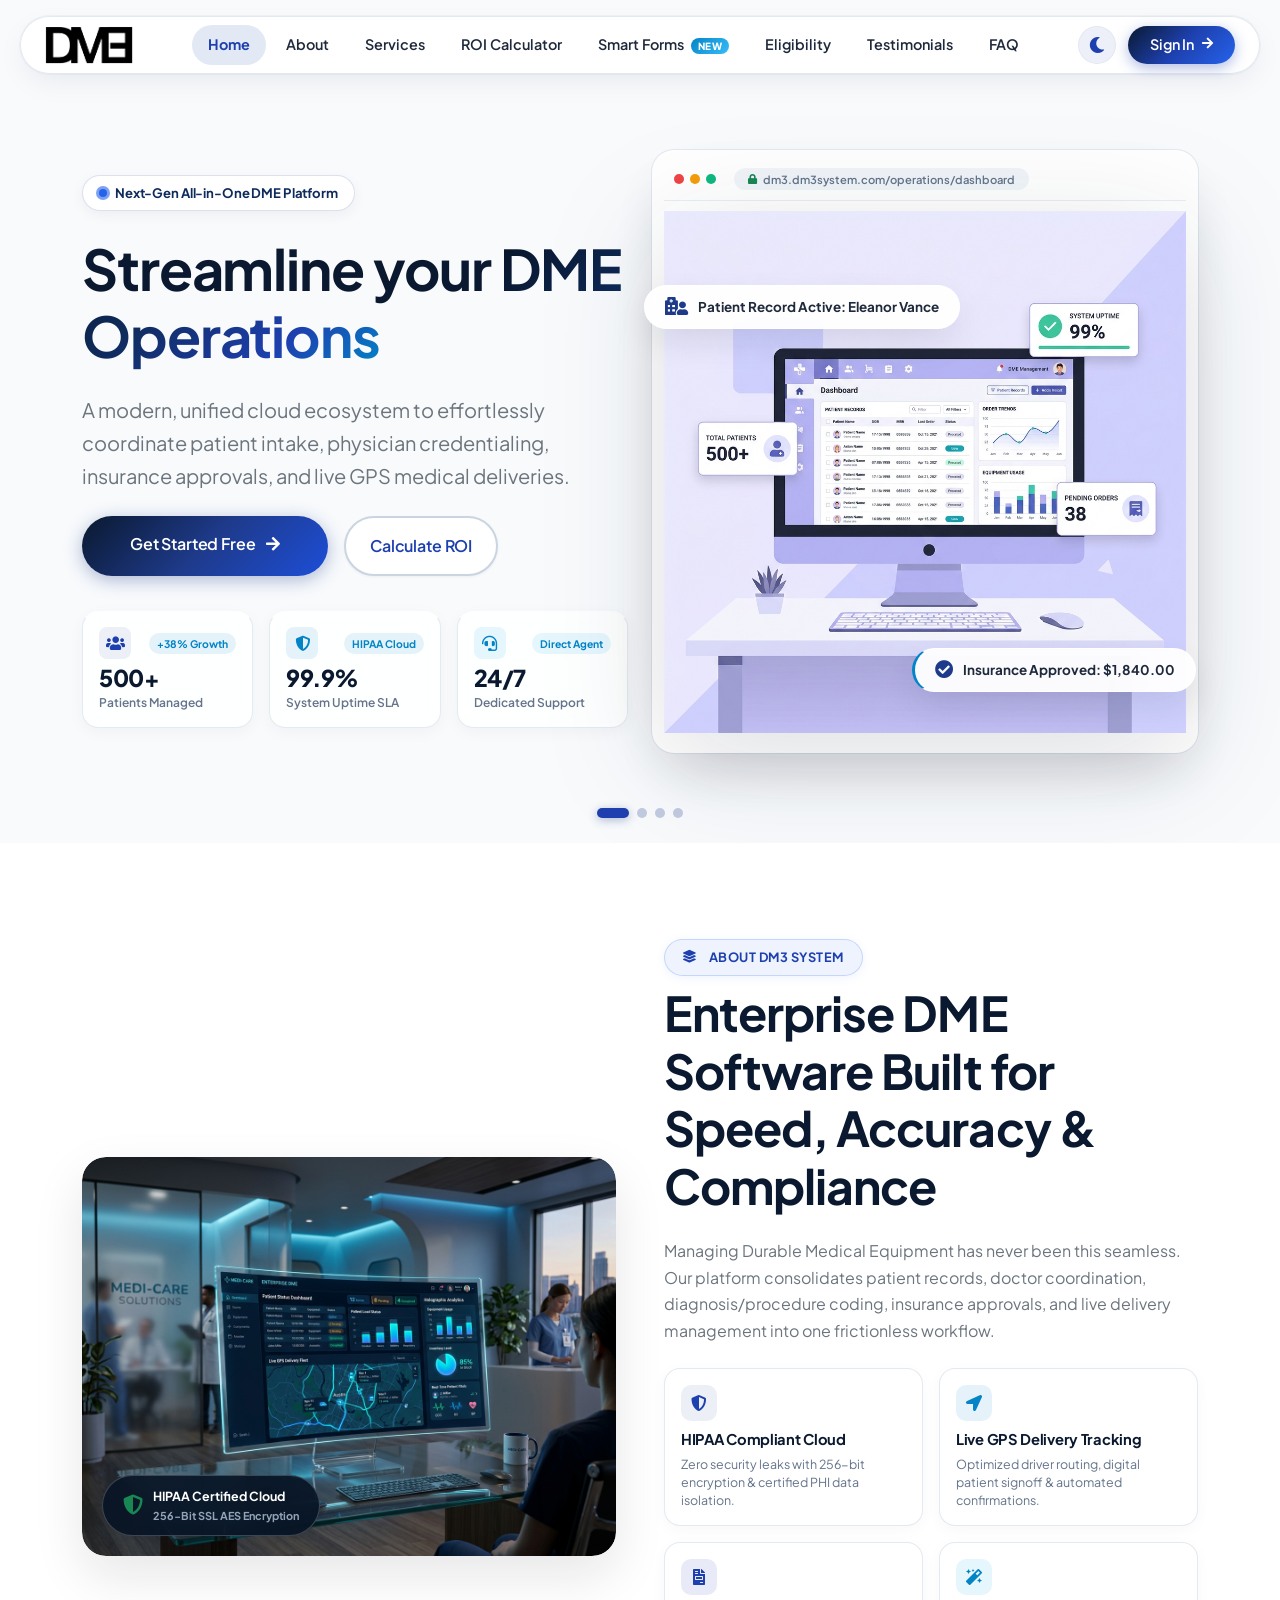
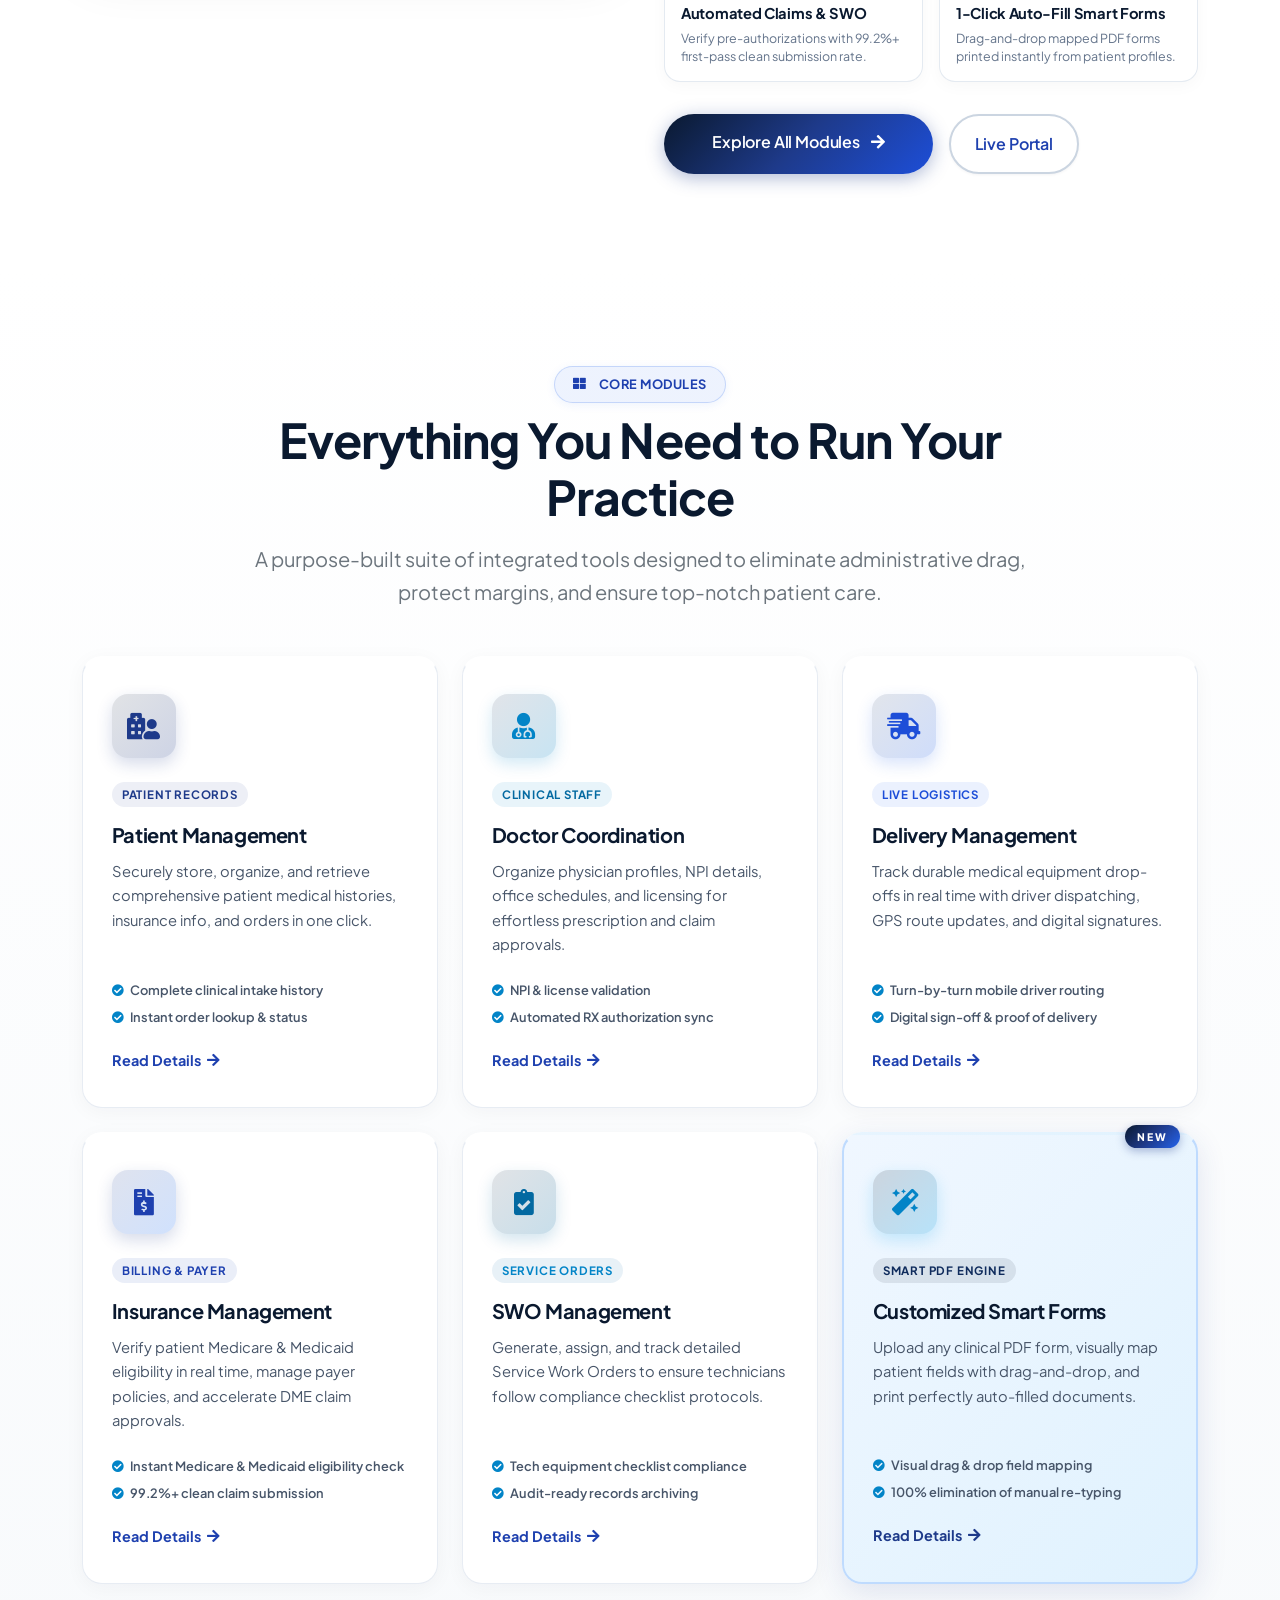
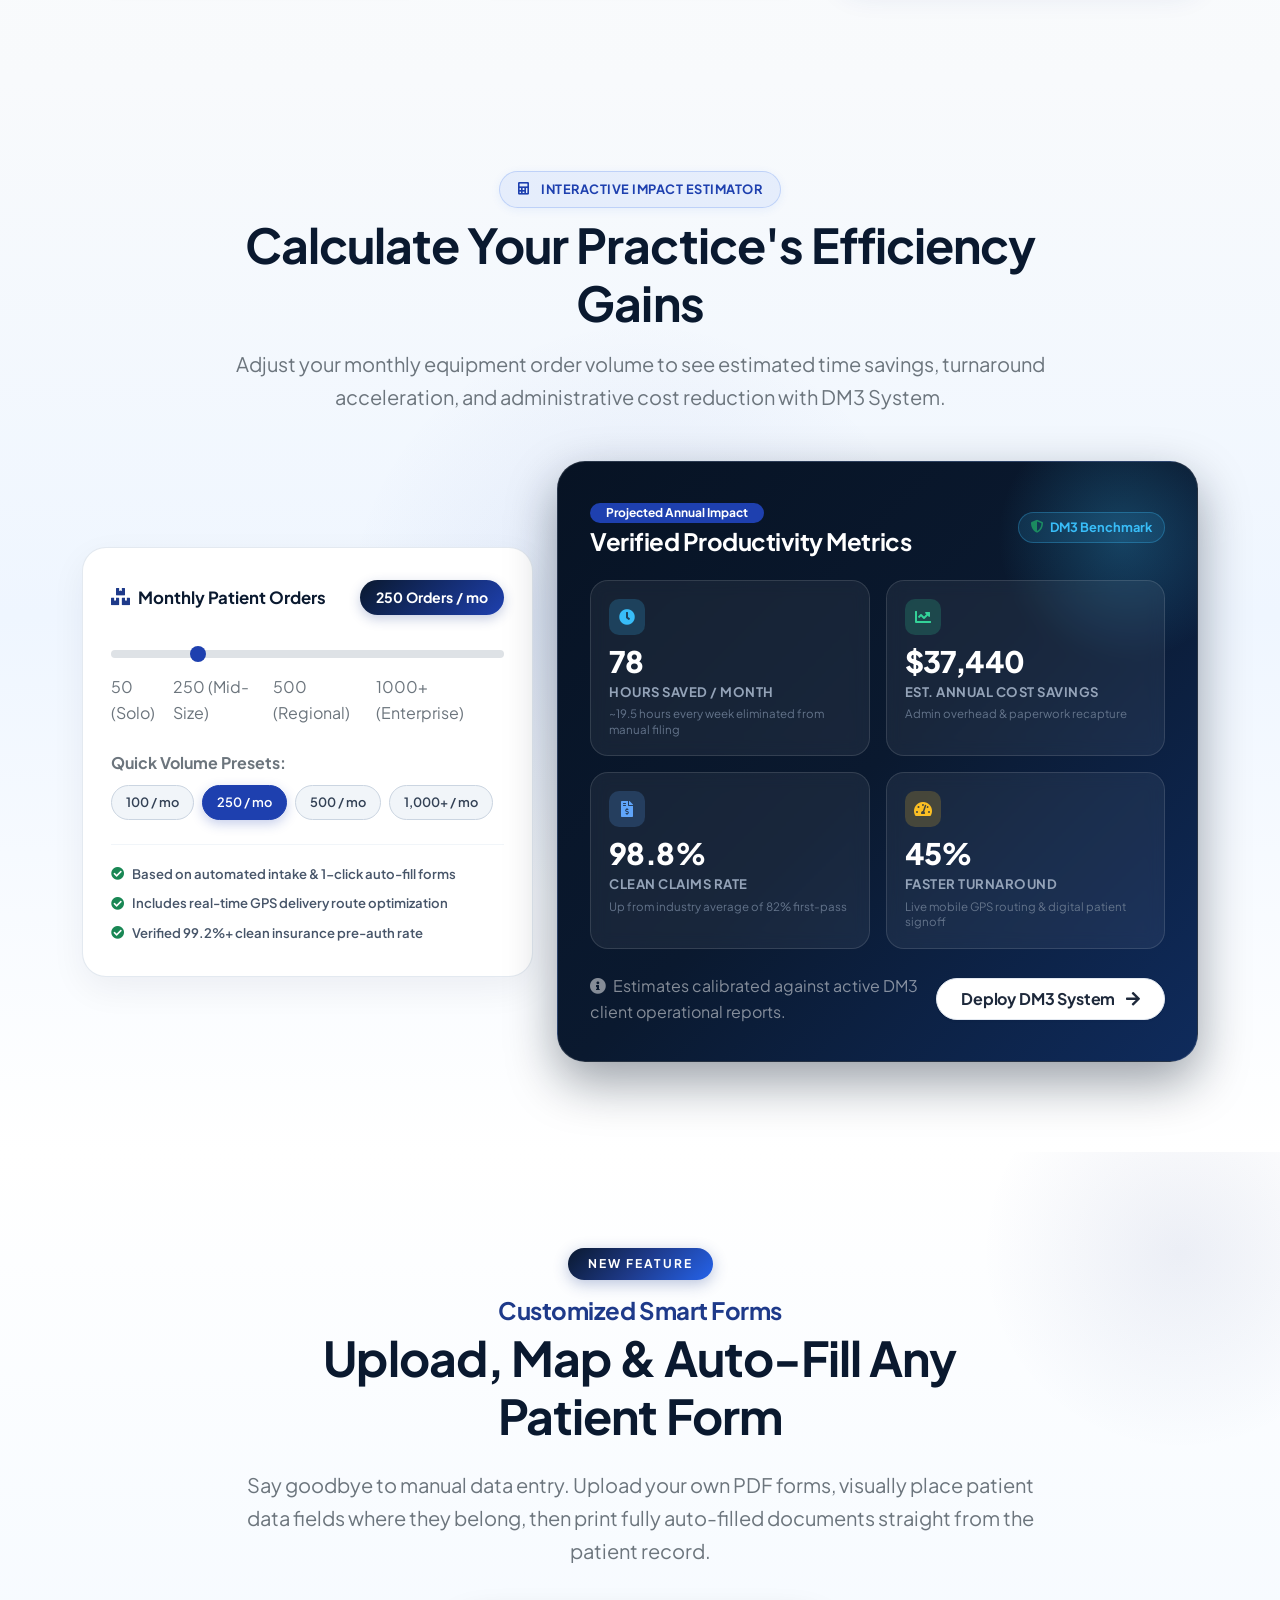
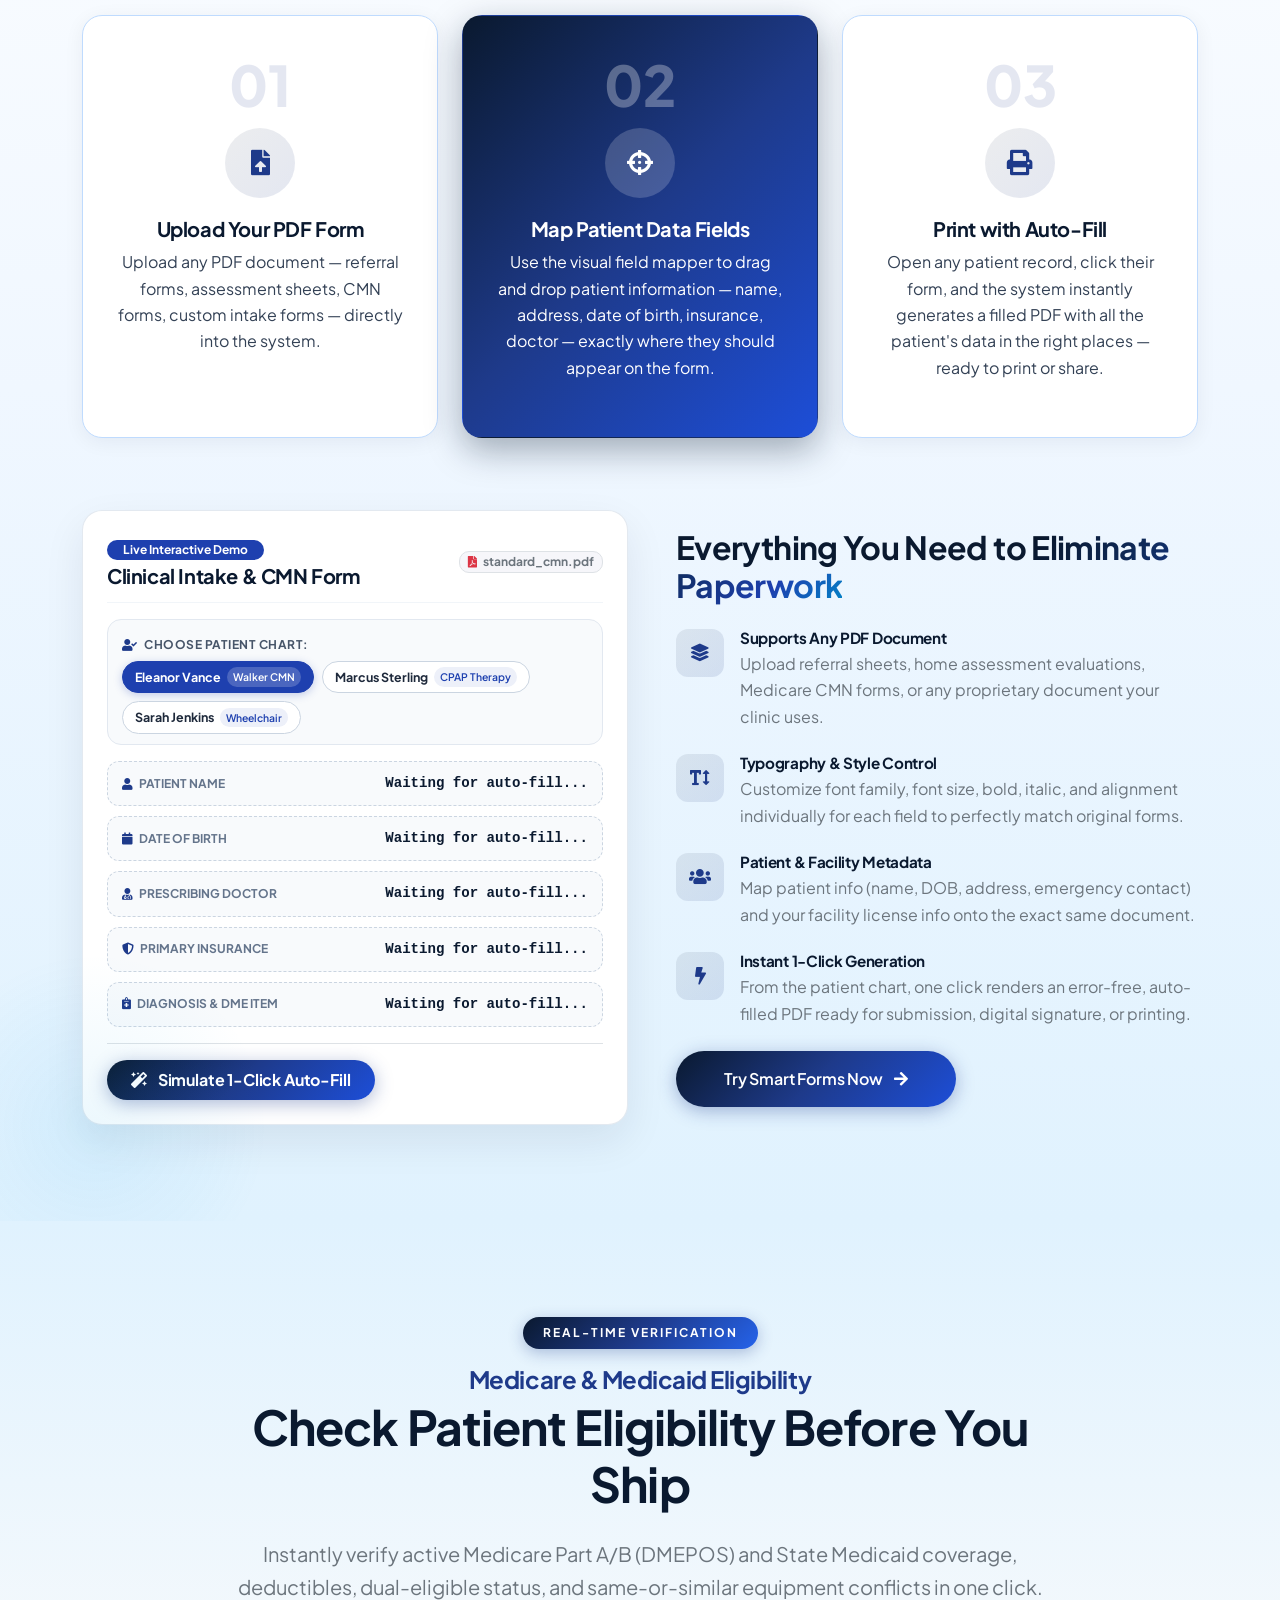
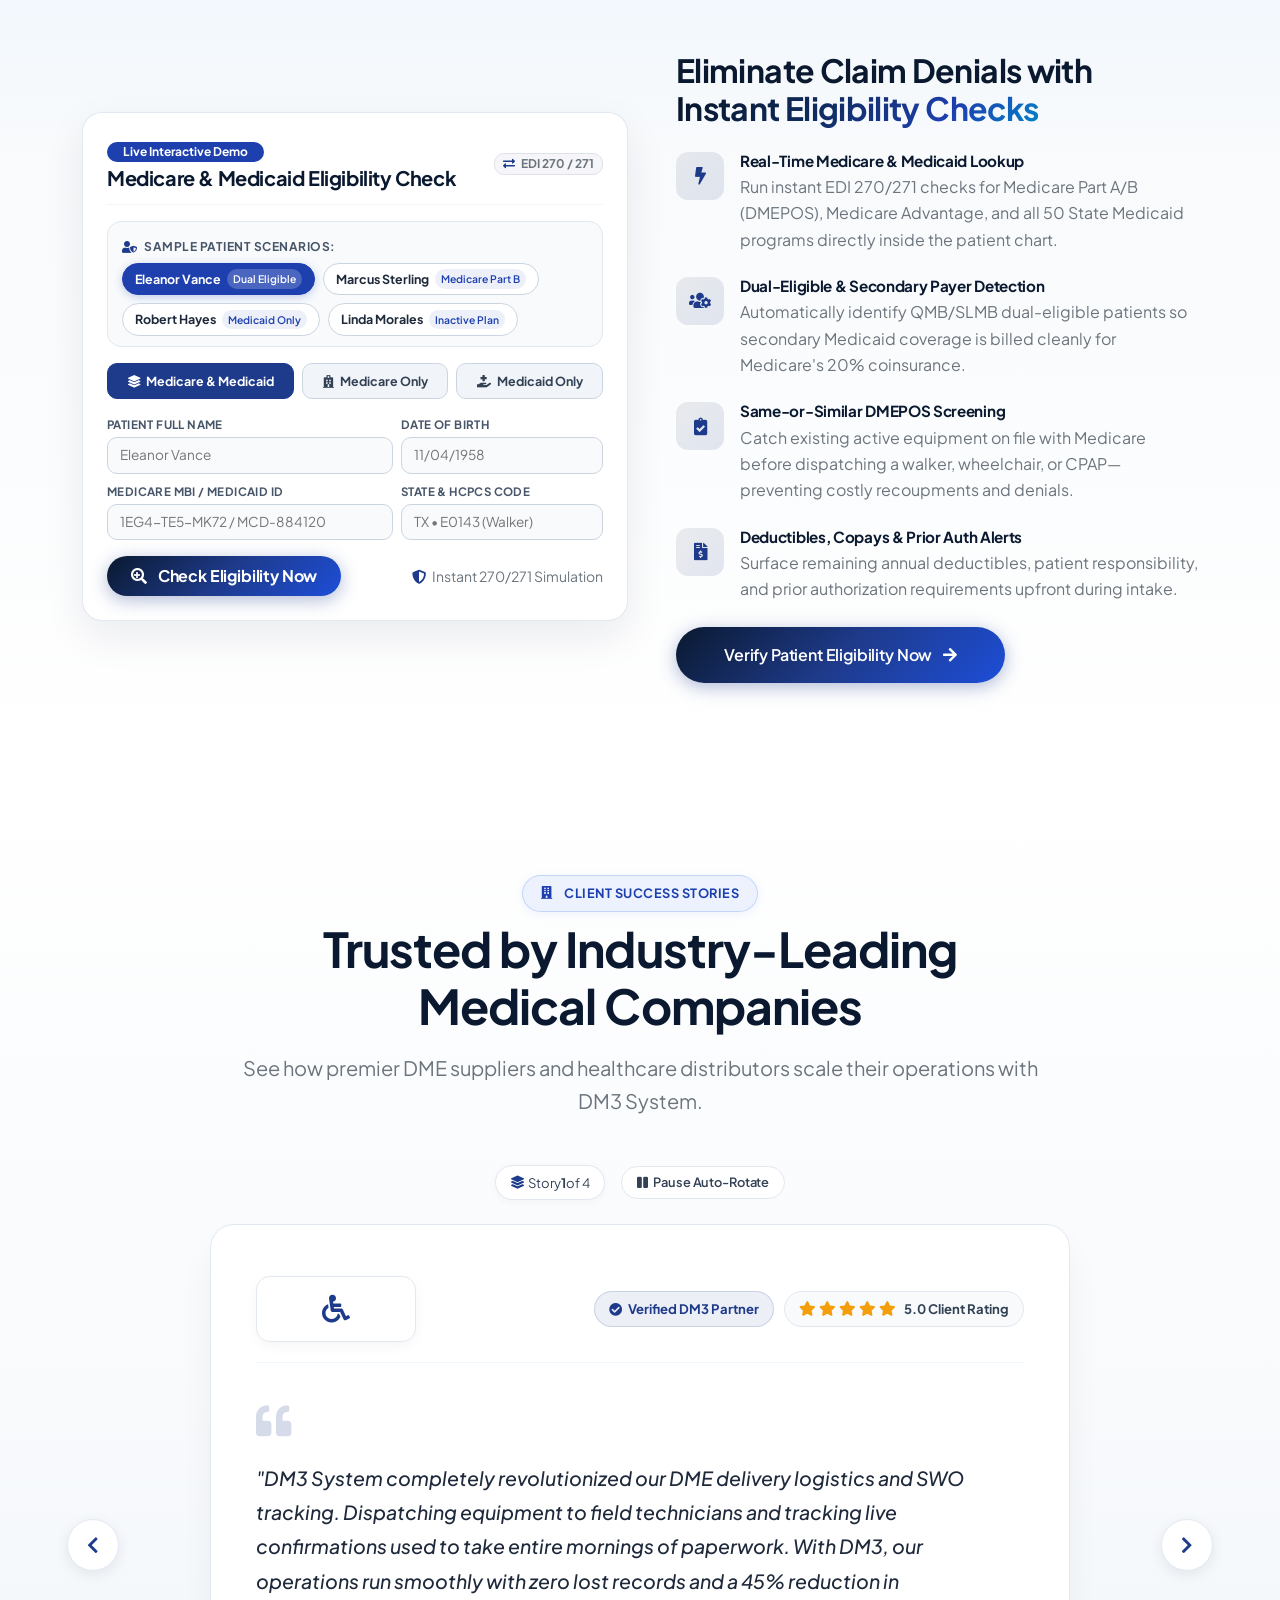
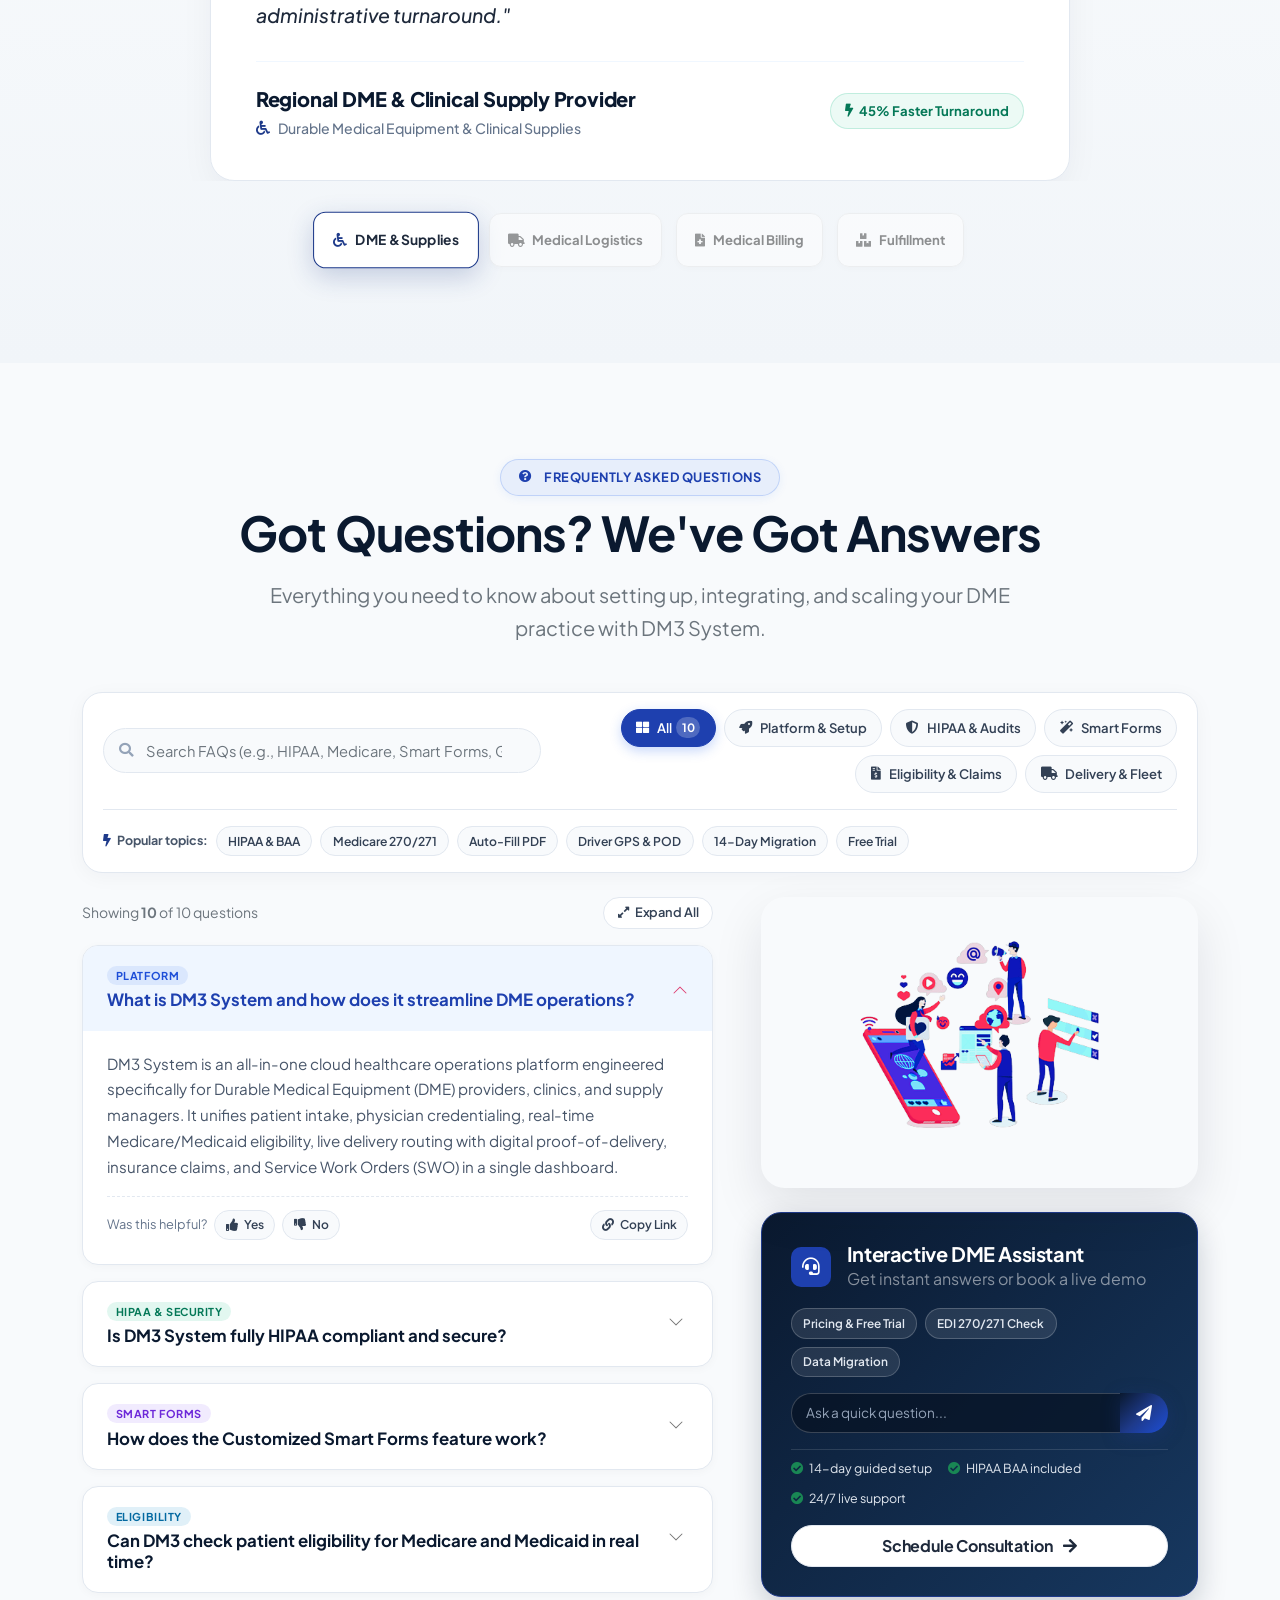
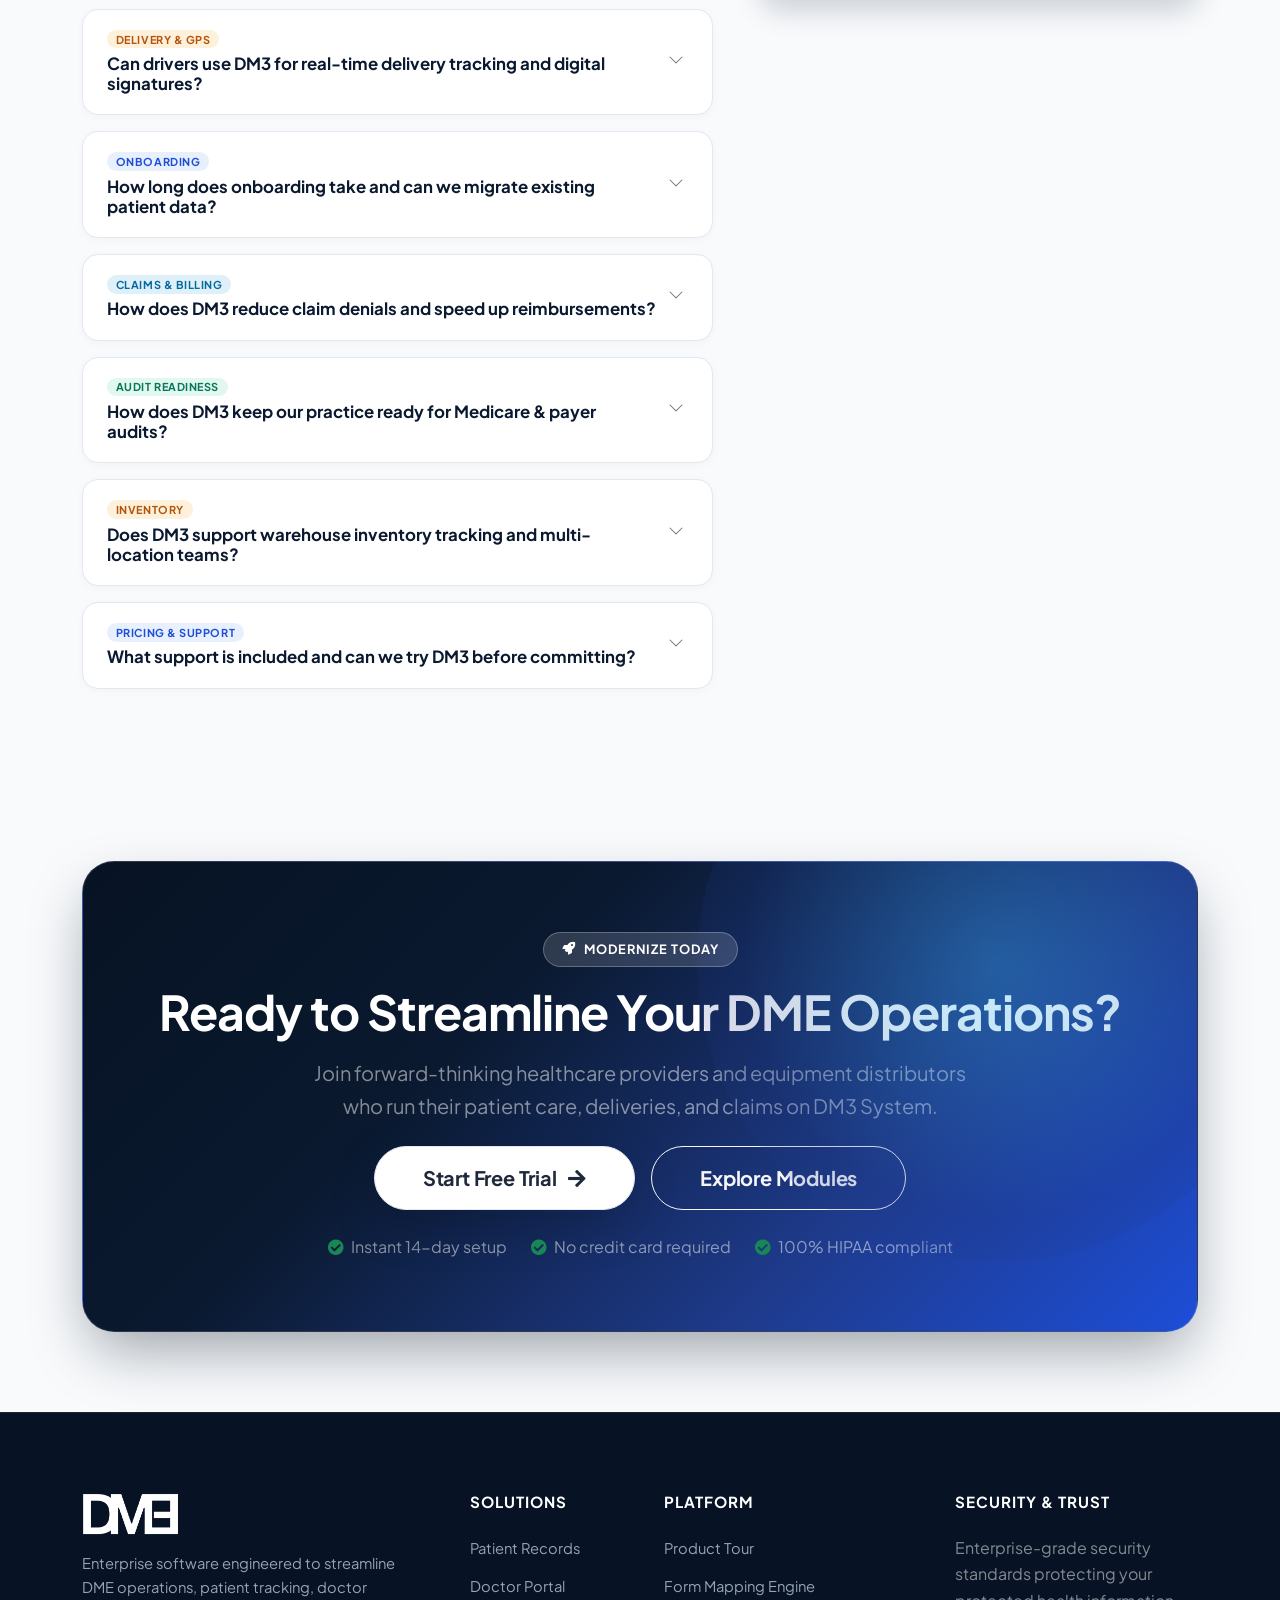
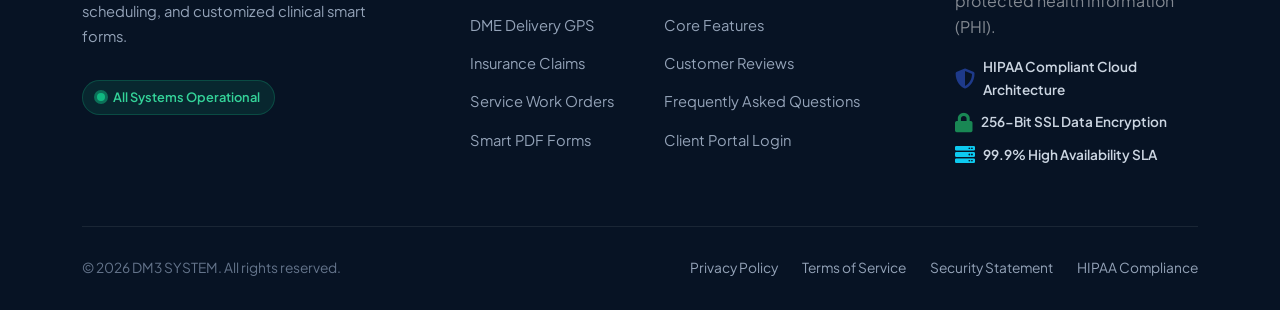
<file: index.html>
<!DOCTYPE html>
<html lang="en">

<head>
    <meta charset="utf-8">
    <title>DM3 System | Modern Healthcare &amp; DME Operations Platform</title>
    <meta content="width=device-width, initial-scale=1.0" name="viewport">
    <meta content="DME management, durable medical equipment, patient management, doctor portal, medical deliveries, insurance claims, smart forms" name="keywords">
    <meta content="All-in-one cloud platform to manage DME patient records, doctor scheduling, live GPS deliveries, insurance claims, and customized auto-filling smart PDF forms." name="description">

    <!-- Google Web Fonts -->
    <link rel="preconnect" href="https://fonts.googleapis.com">
    <link rel="preconnect" href="https://fonts.gstatic.com" crossorigin>
    <link href="https://fonts.googleapis.com/css2?family=Plus+Jakarta+Sans:wght@400;500;600;700;800&family=Inter:wght@400;500;600;700&display=swap" rel="stylesheet">

    <!-- Icon Font Stylesheet -->
    <link rel="stylesheet" href="https://use.fontawesome.com/releases/v5.15.4/css/all.css" />
    <link href="https://cdn.jsdelivr.net/npm/bootstrap-icons@1.4.1/font/bootstrap-icons.css" rel="stylesheet">

    <!-- Libraries Stylesheet -->
    <link href="lib/animate/animate.min.css" rel="stylesheet">
    <link href="lib/owlcarousel/assets/owl.carousel.min.css" rel="stylesheet">
    <link href="lib/lightbox/css/lightbox.min.css" rel="stylesheet">


    <!-- Favicon -->
    <link rel="icon" type="image/png" href="img/logo.png">

    <!-- Customized Bootstrap Stylesheet -->
    <link href="css/bootstrap.min.css" rel="stylesheet">

    <!-- Template Stylesheet -->
    <link href="css/style.css?v=6.4" rel="stylesheet">

    <!-- Theme Initializer (Prevents Flash of Wrong Theme) -->
    <script>
        (function() {
            var theme = localStorage.getItem('dm3_theme');
            if (theme === 'dark' || (!theme && window.matchMedia && window.matchMedia('(prefers-color-scheme: dark)').matches)) {
                document.documentElement.setAttribute('data-theme', 'dark');
            } else {
                document.documentElement.setAttribute('data-theme', 'light');
            }
        })();
    </script>
</head>

<body>

    <!-- Spinner Start -->
    <div id="spinner"
        class="show bg-white position-fixed translate-middle w-100 vh-100 top-50 start-50 d-flex align-items-center justify-content-center">
        <div class="spinner-border text-primary" style="width: 3rem; height: 3rem;" role="status">
            <span class="sr-only">Loading...</span>
        </div>
    </div>
    <!-- Spinner End -->
    <div id="scroll-progress-bar" aria-hidden="true"></div>


    <!-- Navbar & Hero Start -->
    <header class="header-nav-wrapper">
        <nav class="navbar navbar-expand-lg navbar-floating-inner py-2 px-3 px-lg-4">
            <a href="index.html" class="navbar-brand p-0 d-inline-flex align-items-center">
                <img src="img/logo.png" alt="DM3 System" class="brand-logo-img">
            </a>
            
            <button class="navbar-toggler border-0 shadow-none px-2" type="button" data-bs-toggle="collapse" data-bs-target="#navbarCollapse" aria-label="Toggle navigation">
                <span class="fas fa-bars text-primary fs-4"></span>
            </button>
            
            <div class="collapse navbar-collapse" id="navbarCollapse">
                <div class="navbar-nav mx-auto py-2 py-lg-0 align-items-lg-center">
                    <a href="index.html" class="nav-item nav-link active">Home</a>
                    <a href="#about" class="nav-item nav-link">About</a>
                    <a href="#services" class="nav-item nav-link">Services</a>
                    <a href="#roi-calculator" class="nav-item nav-link">ROI Calculator</a>
                    <a href="#custom-forms-feature" class="nav-item nav-link">Smart Forms <span class="nav-new-chip">New</span></a>
                    <a href="#eligibility-feature" class="nav-item nav-link">Eligibility</a>
                    <a href="#testimonial" class="nav-item nav-link">Testimonials</a>
                    <a href="#faq" class="nav-item nav-link">FAQ</a>
                </div>

                <div class="d-flex align-items-center gap-2 nav-actions">
                    <button type="button" class="btn btn-theme-toggle" id="theme-toggle" title="Toggle Theme" aria-label="Toggle dark mode">
                        <i class="fas fa-moon theme-icon-moon"></i>
                        <i class="fas fa-sun theme-icon-sun d-none"></i>
                    </button>
                    <a href="https://dm3.dm3system.com" class="btn btn-nav-signin">
                        <span>Sign In</span>
                        <i class="fas fa-arrow-right"></i>
                    </a>
                </div>
            </div>
        </nav>
    </header>

    <div class="container-fluid header position-relative overflow-hidden p-0">
        <!-- Hero Carousel Start -->
        <div class="hero-carousel-wrapper position-relative">
            <!-- Modern Tech Grid & Ambient Mesh Lighting -->
            <div class="hero-grid-bg"></div>
            <div class="hero-ambient-orb-1"></div>
            <div class="hero-ambient-orb-2"></div>

            <div class="header-carousel owl-carousel">

                <!-- Slide 1: Platform Overview -->
                <div class="hero-slide">
                    <div class="container hero-container h-100">
                        <div class="row gy-5 align-items-center h-100">
                            <div class="col-lg-6">
                                <span class="hero-badge-live">
                                    <span class="badge-beacon"></span> Next-Gen All-in-One DME Platform
                                </span>
                                <h1 class="display-4 fw-bold mb-4">Streamline your <span class="hero-title-gradient">DME Operations</span></h1>
                                <p class="fs-5 mb-4 text-muted">A modern, unified cloud ecosystem to effortlessly coordinate patient intake, physician credentialing, insurance approvals, and live GPS medical deliveries.</p>
                                <div class="d-flex gap-3 flex-wrap">
                                    <a href="https://dm3.dm3system.com" class="btn btn-primary rounded-pill py-3 px-5">Get Started Free <i class="fas fa-arrow-right ms-2"></i></a>
                                    <a href="#roi-calculator" class="btn btn-outline-primary rounded-pill py-3 px-4">Calculate ROI</a>
                                </div>
                                <div class="hero-stats-grid">
                                    <div class="hero-stat-card">
                                        <div class="hero-stat-card-top">
                                            <div class="hero-stat-card-icon"><i class="fas fa-users"></i></div>
                                            <span class="hero-stat-card-pill">+38% Growth</span>
                                        </div>
                                        <div class="hero-stat-card-num">500+</div>
                                        <div class="hero-stat-card-label">Patients Managed</div>
                                    </div>
                                    <div class="hero-stat-card">
                                        <div class="hero-stat-card-top">
                                            <div class="hero-stat-card-icon" style="background: rgba(2, 132, 199, 0.1); color: #0284c7;"><i class="fas fa-shield-alt"></i></div>
                                            <span class="hero-stat-card-pill" style="background: rgba(2, 132, 199, 0.1); color: #0284c7;">HIPAA Cloud</span>
                                        </div>
                                        <div class="hero-stat-card-num">99.9%</div>
                                        <div class="hero-stat-card-label">System Uptime SLA</div>
                                    </div>
                                    <div class="hero-stat-card">
                                        <div class="hero-stat-card-top">
                                            <div class="hero-stat-card-icon" style="background: rgba(14, 165, 233, 0.1); color: #0284c7;"><i class="fas fa-headset"></i></div>
                                            <span class="hero-stat-card-pill" style="background: rgba(14, 165, 233, 0.1); color: #0284c7;">Direct Agent</span>
                                        </div>
                                        <div class="hero-stat-card-num">24/7</div>
                                        <div class="hero-stat-card-label">Dedicated Support</div>
                                    </div>
                                </div>
                            </div>
                            <div class="col-lg-6 text-center">
                                <div class="hero-mockup-frame">
                                    <div class="browser-bar">
                                        <span class="browser-dot browser-dot-red"></span>
                                        <span class="browser-dot browser-dot-yellow"></span>
                                        <span class="browser-dot browser-dot-green"></span>
                                        <div class="browser-url-pill">
                                            <i class="fas fa-lock text-success" style="font-size: 0.65rem;"></i>
                                            <span>dm3.dm3system.com/operations/dashboard</span>
                                        </div>
                                    </div>
                                    <div class="hero-img-wrap">
                                        <img src="img/hero-slide-1.png" class="img-fluid hero-main-img" alt="DM3 Dashboard">
                                        <div class="hero-float-card hero-float-card-1">
                                            <i class="fas fa-hospital-user text-primary"></i>
                                            <span>Patient Record Active: Eleanor Vance</span>
                                        </div>
                                        <div class="hero-float-card hero-float-card-2 hero-float-card-green">
                                            <i class="fas fa-check-circle text-primary"></i>
                                            <span>Insurance Approved: $1,840.00</span>
                                        </div>
                                    </div>
                                </div>
                            </div>
                        </div>
                    </div>
                </div>

                <!-- Slide 2: Clinical Coordination -->
                <div class="hero-slide">
                    <div class="container hero-container h-100">
                        <div class="row gy-5 align-items-center h-100">
                            <div class="col-lg-6">
                                <span class="hero-badge-live">
                                    <span class="badge-beacon" style="background:#0284c7;"></span> Patient &amp; Doctor Care
                                </span>
                                <h1 class="display-4 fw-bold mb-4">Manage Patients &amp; <span class="hero-title-gradient">Doctors</span> Effortlessly</h1>
                                <p class="fs-5 mb-4 text-muted">Organize complete patient profiles, physician credentialing, diagnosis/procedure ICD-10 codes, and clinical orders from a single intuitive dashboard.</p>
                                <div class="d-flex gap-3 flex-wrap">
                                    <a href="https://dm3.dm3system.com" class="btn btn-primary rounded-pill py-3 px-5">Get Started Free <i class="fas fa-arrow-right ms-2"></i></a>
                                    <a href="#services" class="btn btn-outline-primary rounded-pill py-3 px-5">Explore Modules</a>
                                </div>
                                <div class="hero-features mt-4">
                                    <div class="hero-feature-item">
                                        <i class="fas fa-user-md text-primary"></i>
                                        <span>Doctor Profiles &amp; NPI</span>
                                    </div>
                                    <div class="hero-feature-item">
                                        <i class="fas fa-notes-medical text-primary"></i>
                                        <span>Medical Records &amp; Charting</span>
                                    </div>
                                    <div class="hero-feature-item">
                                        <i class="fas fa-procedures text-primary"></i>
                                        <span>ICD-10 Procedure Codes</span>
                                    </div>
                                </div>
                            </div>
                            <div class="col-lg-6 text-center">
                                <div class="hero-mockup-frame">
                                    <div class="browser-bar">
                                        <span class="browser-dot browser-dot-red"></span>
                                        <span class="browser-dot browser-dot-yellow"></span>
                                        <span class="browser-dot browser-dot-green"></span>
                                        <div class="browser-url-pill">
                                            <i class="fas fa-lock text-success" style="font-size: 0.65rem;"></i>
                                            <span>dm3.dm3system.com/clinical/doctors</span>
                                        </div>
                                    </div>
                                    <div class="hero-img-wrap">
                                        <img src="img/hero-slide-2.png" class="img-fluid hero-main-img" alt="Patient Management">
                                        <div class="hero-float-card hero-float-card-1 hero-float-card-green">
                                            <i class="fas fa-heartbeat text-primary"></i>
                                            <span>Health Monitored: Active</span>
                                        </div>
                                        <div class="hero-float-card hero-float-card-2 hero-float-card-green">
                                            <i class="fas fa-stethoscope text-primary"></i>
                                            <span>Physician Assigned: Dr. Roberts</span>
                                        </div>
                                    </div>
                                </div>
                            </div>
                        </div>
                    </div>
                </div>

                <!-- Slide 3: Logistics & Deliveries -->
                <div class="hero-slide">
                    <div class="container hero-container h-100">
                        <div class="row gy-5 align-items-center h-100">
                            <div class="col-lg-6">
                                <span class="hero-badge-live">
                                    <span class="badge-beacon" style="background:#1e40af;"></span> Live Logistics &amp; Claims
                                </span>
                                <h1 class="display-4 fw-bold mb-4">Track <span class="hero-title-gradient">Deliveries</span> &amp; Claims in Real Time</h1>
                                <p class="fs-5 mb-4 text-muted">Monitor DME field drop-offs with live GPS driver tracking, digital signature verification, and automated Service Work Orders (SWO).</p>
                                <div class="d-flex gap-3 flex-wrap">
                                    <a href="https://dm3.dm3system.com" class="btn btn-primary rounded-pill py-3 px-5 text-white">Get Started Free <i class="fas fa-arrow-right ms-2"></i></a>
                                    <a href="#testimonial" class="btn btn-outline-primary rounded-pill py-3 px-5">Partner Reviews</a>
                                </div>
                                <div class="hero-features mt-4">
                                    <div class="hero-feature-item">
                                        <i class="fas fa-truck text-primary"></i>
                                        <span>GPS Fleet Tracking</span>
                                    </div>
                                    <div class="hero-feature-item">
                                        <i class="fas fa-file-invoice-dollar text-primary"></i>
                                        <span>Clean Claims Billing</span>
                                    </div>
                                    <div class="hero-feature-item">
                                        <i class="fas fa-file-contract text-primary"></i>
                                        <span>SWO Compliance Check</span>
                                    </div>
                                </div>
                            </div>
                            <div class="col-lg-6 text-center">
                                <div class="hero-mockup-frame">
                                    <div class="browser-bar">
                                        <span class="browser-dot browser-dot-red"></span>
                                        <span class="browser-dot browser-dot-yellow"></span>
                                        <span class="browser-dot browser-dot-green"></span>
                                        <div class="browser-url-pill">
                                            <i class="fas fa-lock text-success" style="font-size: 0.65rem;"></i>
                                            <span>dm3.dm3system.com/logistics/dispatch</span>
                                        </div>
                                    </div>
                                    <div class="hero-img-wrap">
                                        <img src="img/hero-slide-3.png" class="img-fluid hero-main-img" alt="Delivery Management">
                                        <div class="hero-float-card hero-float-card-1 hero-float-card-orange">
                                            <i class="fas fa-truck text-primary"></i>
                                            <span>Delivery En Route: Driver #3</span>
                                        </div>
                                        <div class="hero-float-card hero-float-card-2 hero-float-card-orange">
                                            <i class="fas fa-clipboard-check text-primary"></i>
                                            <span>SWO Signed &amp; Synced</span>
                                        </div>
                                    </div>
                                </div>
                            </div>
                        </div>
                    </div>
                </div>

                <!-- Slide 4: Smart Forms NEW FEATURE -->
                <div class="hero-slide">
                    <div class="container hero-container h-100">
                        <div class="row gy-5 align-items-center h-100">
                            <div class="col-lg-6">
                                <span class="hero-badge-live">
                                    <i class="fas fa-magic text-primary me-1"></i> Breakthrough Innovation
                                </span>
                                <h1 class="display-4 fw-bold mb-4">Customized <span class="hero-title-gradient">Smart Forms</span> with Auto-Fill</h1>
                                <p class="fs-5 mb-4 text-muted">Upload any clinical PDF form, drag-and-drop patient data fields with visual precision, and print perfectly pre-filled documents straight from the patient chart.</p>
                                <div class="d-flex gap-3 flex-wrap">
                                    <a href="https://dm3.dm3system.com" class="btn btn-primary rounded-pill py-3 px-5">Try It Now <i class="fas fa-arrow-right ms-2"></i></a>
                                    <a href="#custom-forms-feature" class="btn btn-outline-primary rounded-pill py-3 px-5">Live Form Demo</a>
                                </div>
                                <div class="hero-features mt-4">
                                    <div class="hero-feature-item">
                                        <i class="fas fa-file-upload text-primary"></i>
                                        <span>Upload Any PDF Form</span>
                                    </div>
                                    <div class="hero-feature-item">
                                        <i class="fas fa-crosshairs text-primary"></i>
                                        <span>Visual Field Mapper</span>
                                    </div>
                                    <div class="hero-feature-item">
                                        <i class="fas fa-bolt text-primary"></i>
                                        <span>1-Click Print Ready</span>
                                    </div>
                                </div>
                            </div>
                            <div class="col-lg-6 text-center">
                                <div class="hero-mockup-frame">
                                    <div class="browser-bar">
                                        <span class="browser-dot browser-dot-red"></span>
                                        <span class="browser-dot browser-dot-yellow"></span>
                                        <span class="browser-dot browser-dot-green"></span>
                                        <div class="browser-url-pill">
                                            <i class="fas fa-lock text-success" style="font-size: 0.65rem;"></i>
                                            <span>dm3.dm3system.com/smart-forms/mapper</span>
                                        </div>
                                    </div>
                                    <div class="hero-img-wrap custom-forms-hero-wrap">
                                        <img src="img/hero-slide-4.png" class="img-fluid hero-main-img" alt="Customized Forms Feature">
                                        <div class="hero-float-card hero-float-card-1 hero-float-card-purple">
                                            <i class="fas fa-object-group text-primary"></i>
                                            <span>24 Form Fields Mapped</span>
                                        </div>
                                        <div class="hero-float-card hero-float-card-2 hero-float-card-purple">
                                            <i class="fas fa-check-circle text-primary"></i>
                                            <span>PDF Auto-Filled Instantly</span>
                                        </div>
                                        <div class="new-feature-badge">
                                            <span>NEW</span>
                                        </div>
                                    </div>
                                </div>
                            </div>
                        </div>
                    </div>
                </div>

            </div><!-- /.header-carousel -->
        </div>
        <!-- Hero Carousel End -->
    </div>
    <!-- Navbar & Hero End -->

    <!-- About Start -->
    <div class="container-fluid overflow-hidden py-5 about-section" id="about">
        <div class="container py-5">
            <div class="row g-5 align-items-center">
                <div class="col-lg-6 wow fadeInUp" data-wow-delay="0.1s">
                    <div class="about-img-wrap position-relative">
                        <img src="img/about_modern.jpg" class="img-fluid w-100 rounded-4 shadow-lg" alt="DM3 Enterprise DME Platform Experience">
                        <div class="hero-float-card" style="bottom: 20px; left: 20px; background: rgba(7, 19, 36, 0.9); color: #fff; border: 1px solid rgba(255,255,255,0.2);">
                            <i class="fas fa-shield-alt text-success fs-5"></i>
                            <div>
                                <div style="font-size: 0.78rem; font-weight: 700;">HIPAA Certified Cloud</div>
                                <div style="font-size: 0.68rem; color: #94a3b8;">256-Bit SSL AES Encryption</div>
                            </div>
                        </div>
                    </div>
                </div>
                <div class="col-lg-6 wow fadeInUp" data-wow-delay="0.3s">
                    <span class="hero-badge mb-2"><i class="fas fa-layer-group me-1"></i> About DM3 System</span>
                    <h1 class="display-5 fw-bold mb-4">Enterprise DME Software Built for Speed, Accuracy &amp; Compliance</h1>
                    <p class="mb-4 text-muted fs-6">Managing Durable Medical Equipment has never been this seamless. Our platform consolidates patient records, doctor coordination, diagnosis/procedure coding, insurance approvals, and live delivery management into one frictionless workflow.</p>
                    
                    <!-- Bento Value Cards Grid -->
                    <div class="about-bento-grid">
                        <div class="about-bento-card">
                            <div class="about-bento-icon"><i class="fas fa-shield-alt"></i></div>
                            <h5 class="about-bento-title">HIPAA Compliant Cloud</h5>
                            <p class="about-bento-desc">Zero security leaks with 256-bit encryption &amp; certified PHI data isolation.</p>
                        </div>
                        <div class="about-bento-card">
                            <div class="about-bento-icon" style="background: rgba(2, 132, 199, 0.1); color: #0284c7;"><i class="fas fa-location-arrow"></i></div>
                            <h5 class="about-bento-title">Live GPS Delivery Tracking</h5>
                            <p class="about-bento-desc">Optimized driver routing, digital patient signoff &amp; automated confirmations.</p>
                        </div>
                        <div class="about-bento-card">
                            <div class="about-bento-icon" style="background: rgba(30, 64, 175, 0.1); color: #1e40af;"><i class="fas fa-file-invoice"></i></div>
                            <h5 class="about-bento-title">Automated Claims &amp; SWO</h5>
                            <p class="about-bento-desc">Verify pre-authorizations with 99.2%+ first-pass clean submission rate.</p>
                        </div>
                        <div class="about-bento-card">
                            <div class="about-bento-icon" style="background: rgba(14, 165, 233, 0.1); color: #0284c7;"><i class="fas fa-magic"></i></div>
                            <h5 class="about-bento-title">1-Click Auto-Fill Smart Forms</h5>
                            <p class="about-bento-desc">Drag-and-drop mapped PDF forms printed instantly from patient profiles.</p>
                        </div>
                    </div>

                    <div class="d-flex gap-3 flex-wrap">
                        <a href="#services" class="btn btn-primary rounded-pill py-3 px-5">Explore All Modules <i class="fas fa-arrow-right ms-2"></i></a>
                        <a href="https://dm3.dm3system.com" class="btn btn-outline-primary rounded-pill py-3 px-4">Live Portal</a>
                    </div>
                </div>
            </div>
        </div>
    </div>
    <!-- About End -->


    <!-- Service Start -->
    <div class="container-fluid service py-5" id="services">
        <div class="container py-5">
            <div class="text-center mx-auto mb-5 wow fadeInUp" data-wow-delay="0.1s" style="max-width: 820px;">
                <span class="hero-badge mb-2"><i class="fas fa-th-large me-1"></i> Core Modules</span>
                <h1 class="display-5 fw-bold mb-3">Everything You Need to Run Your Practice</h1>
                <p class="mb-0 text-muted fs-5">A purpose-built suite of integrated tools designed to eliminate administrative drag, protect margins, and ensure top-notch patient care.</p>
            </div>
            <div class="row g-4 justify-content-center">
                <!-- 1. Patient Management -->
                <div class="col-md-6 col-lg-4 wow fadeInUp" data-wow-delay="0.1s">
                    <div class="service-item">
                        <div class="service-icon-wrap icon-box-blue">
                            <i class="fas fa-hospital-user"></i>
                        </div>
                        <span class="service-pill-tag tag-blue">Patient Records</span>
                        <h4>Patient Management</h4>
                        <p>Securely store, organize, and retrieve comprehensive patient medical histories, insurance info, and orders in one click.</p>
                        <ul class="service-micro-checklist">
                            <li><i class="fas fa-check-circle"></i> Complete clinical intake history</li>
                            <li><i class="fas fa-check-circle"></i> Instant order lookup &amp; status</li>
                        </ul>
                        <a href="service-detail.html?service=patient" class="service-link mt-auto">Read Details <i class="fas fa-arrow-right"></i></a>
                    </div>
                </div>

                <!-- 2. Doctor Management -->
                <div class="col-md-6 col-lg-4 wow fadeInUp" data-wow-delay="0.2s">
                    <div class="service-item">
                        <div class="service-icon-wrap icon-box-green">
                            <i class="fas fa-user-md"></i>
                        </div>
                        <span class="service-pill-tag tag-green">Clinical Staff</span>
                        <h4>Doctor Coordination</h4>
                        <p>Organize physician profiles, NPI details, office schedules, and licensing for effortless prescription and claim approvals.</p>
                        <ul class="service-micro-checklist">
                            <li><i class="fas fa-check-circle"></i> NPI &amp; license validation</li>
                            <li><i class="fas fa-check-circle"></i> Automated RX authorization sync</li>
                        </ul>
                        <a href="service-detail.html?service=doctor" class="service-link mt-auto">Read Details <i class="fas fa-arrow-right"></i></a>
                    </div>
                </div>

                <!-- 3. Delivery Management -->
                <div class="col-md-6 col-lg-4 wow fadeInUp" data-wow-delay="0.3s">
                    <div class="service-item">
                        <div class="service-icon-wrap icon-box-amber">
                            <i class="fas fa-shipping-fast"></i>
                        </div>
                        <span class="service-pill-tag tag-amber">Live Logistics</span>
                        <h4>Delivery Management</h4>
                        <p>Track durable medical equipment drop-offs in real time with driver dispatching, GPS route updates, and digital signatures.</p>
                        <ul class="service-micro-checklist">
                            <li><i class="fas fa-check-circle"></i> Turn-by-turn mobile driver routing</li>
                            <li><i class="fas fa-check-circle"></i> Digital sign-off &amp; proof of delivery</li>
                        </ul>
                        <a href="service-detail.html?service=delivery" class="service-link mt-auto">Read Details <i class="fas fa-arrow-right"></i></a>
                    </div>
                </div>

                <!-- 4. Insurance Management -->
                <div class="col-md-6 col-lg-4 wow fadeInUp" data-wow-delay="0.4s">
                    <div class="service-item">
                        <div class="service-icon-wrap icon-box-indigo">
                            <i class="fas fa-file-invoice-dollar"></i>
                        </div>
                        <span class="service-pill-tag tag-indigo">Billing &amp; Payer</span>
                        <h4>Insurance Management</h4>
                        <p>Verify patient Medicare &amp; Medicaid eligibility in real time, manage payer policies, and accelerate DME claim approvals.</p>
                        <ul class="service-micro-checklist">
                            <li><i class="fas fa-check-circle"></i> Instant Medicare &amp; Medicaid eligibility check</li>
                            <li><i class="fas fa-check-circle"></i> 99.2%+ clean claim submission</li>
                        </ul>
                        <a href="service-detail.html?service=insurance" class="service-link mt-auto">Read Details <i class="fas fa-arrow-right"></i></a>
                    </div>
                </div>

                <!-- 5. SWO Management -->
                <div class="col-md-6 col-lg-4 wow fadeInUp" data-wow-delay="0.5s">
                    <div class="service-item">
                        <div class="service-icon-wrap icon-box-teal">
                            <i class="fas fa-clipboard-check"></i>
                        </div>
                        <span class="service-pill-tag tag-teal">Service Orders</span>
                        <h4>SWO Management</h4>
                        <p>Generate, assign, and track detailed Service Work Orders to ensure technicians follow compliance checklist protocols.</p>
                        <ul class="service-micro-checklist">
                            <li><i class="fas fa-check-circle"></i> Tech equipment checklist compliance</li>
                            <li><i class="fas fa-check-circle"></i> Audit-ready records archiving</li>
                        </ul>
                        <a href="service-detail.html?service=swo" class="service-link mt-auto">Read Details <i class="fas fa-arrow-right"></i></a>
                    </div>
                </div>

                <!-- 6. Customized Forms (FEATURED SPOTLIGHT) -->
                <div class="col-md-6 col-lg-4 wow fadeInUp" data-wow-delay="0.6s">
                    <div class="service-item service-item-featured">
                        <div class="service-new-badge">NEW</div>
                        <div class="service-icon-wrap icon-box-purple">
                            <i class="fas fa-magic"></i>
                        </div>
                        <span class="service-pill-tag tag-purple">Smart PDF Engine</span>
                        <h4>Customized Smart Forms</h4>
                        <p>Upload any clinical PDF form, visually map patient fields with drag-and-drop, and print perfectly auto-filled documents.</p>
                        <ul class="service-micro-checklist">
                            <li><i class="fas fa-check-circle"></i> Visual drag &amp; drop field mapping</li>
                            <li><i class="fas fa-check-circle"></i> 100% elimination of manual re-typing</li>
                        </ul>
                        <a href="service-detail.html?service=customforms" class="service-link mt-auto text-primary fw-bold">Read Details <i class="fas fa-arrow-right"></i></a>
                    </div>
                </div>
            </div>
        </div>
    </div>
    <!-- Service End -->


    <!-- ===== Interactive DME Workflow & ROI Simulator Section Start ===== -->
    <section class="container-fluid roi-section overflow-hidden" id="roi-calculator">
        <div class="roi-glow-sphere"></div>
        <div class="container position-relative" style="z-index: 2;">
            <div class="text-center mx-auto mb-5 wow fadeInUp" data-wow-delay="0.1s" style="max-width: 820px;">
                <span class="hero-badge mb-2"><i class="fas fa-calculator me-1"></i> Interactive Impact Estimator</span>
                <h2 class="display-5 fw-bold mb-3">Calculate Your Practice's Efficiency Gains</h2>
                <p class="text-muted fs-5 mb-0">Adjust your monthly equipment order volume to see estimated time savings, turnaround acceleration, and administrative cost reduction with DM3 System.</p>
            </div>

            <div class="row g-4 align-items-center justify-content-center">
                <div class="col-lg-5 wow fadeInLeft" data-wow-delay="0.2s">
                    <div class="roi-control-card">
                        <div class="d-flex justify-content-between align-items-center mb-4">
                            <span class="roi-control-label"><i class="fas fa-boxes text-primary me-2"></i>Monthly Patient Orders</span>
                            <span class="roi-volume-badge" id="roi-volume-display">250 Orders / mo</span>
                        </div>

                        <!-- Volume Slider -->
                        <div class="roi-slider-wrap mb-4">
                            <input type="range" class="form-range roi-range-input" min="50" max="1000" step="50" value="250" id="roi-slider">
                            <div class="d-flex justify-content-between text-muted fs-7 mt-2">
                                <span>50 (Solo)</span>
                                <span>250 (Mid-Size)</span>
                                <span>500 (Regional)</span>
                                <span>1000+ (Enterprise)</span>
                            </div>
                        </div>

                        <!-- Preset Volume Quick-Pills -->
                        <div class="roi-preset-group mb-4">
                            <span class="fs-7 text-muted d-block mb-2 fw-bold">Quick Volume Presets:</span>
                            <div class="d-flex gap-2 flex-wrap">
                                <button type="button" class="roi-preset-btn" data-val="100">100 / mo</button>
                                <button type="button" class="roi-preset-btn active" data-val="250">250 / mo</button>
                                <button type="button" class="roi-preset-btn" data-val="500">500 / mo</button>
                                <button type="button" class="roi-preset-btn" data-val="1000">1,000+ / mo</button>
                            </div>
                        </div>

                        <!-- System Benchmark Checklist -->
                        <div class="roi-benchmark-list">
                            <div class="roi-benchmark-item">
                                <i class="fas fa-check-circle text-success"></i>
                                <span>Based on automated intake &amp; 1-click auto-fill forms</span>
                            </div>
                            <div class="roi-benchmark-item">
                                <i class="fas fa-check-circle text-success"></i>
                                <span>Includes real-time GPS delivery route optimization</span>
                            </div>
                            <div class="roi-benchmark-item">
                                <i class="fas fa-check-circle text-success"></i>
                                <span>Verified 99.2%+ clean insurance pre-auth rate</span>
                            </div>
                        </div>
                    </div>
                </div>

                <div class="col-lg-7 wow fadeInRight" data-wow-delay="0.3s">
                    <div class="roi-results-board">
                        <div class="roi-results-header d-flex justify-content-between align-items-center mb-4 flex-wrap gap-2">
                            <div>
                                <span class="badge bg-primary text-white px-3 py-1 rounded-pill mb-1">Projected Annual Impact</span>
                                <h4 class="fw-bold mb-0 text-white">Verified Productivity Metrics</h4>
                            </div>
                            <div class="roi-verified-seal">
                                <i class="fas fa-shield-alt text-success"></i> DM3 Benchmark
                            </div>
                        </div>

                        <div class="row g-3 mb-4">
                            <!-- Metric 1: Hours Saved -->
                            <div class="col-sm-6">
                                <div class="roi-metric-box">
                                    <div class="roi-metric-icon icon-hours">
                                        <i class="fas fa-clock"></i>
                                    </div>
                                    <div class="roi-metric-data">
                                        <div class="roi-metric-number" id="roi-hours-saved">78</div>
                                        <div class="roi-metric-unit">Hours Saved / Month</div>
                                        <div class="roi-metric-sub">~19.5 hours every week eliminated from manual filing</div>
                                    </div>
                                </div>
                            </div>

                            <!-- Metric 2: Annual Cost Reduction -->
                            <div class="col-sm-6">
                                <div class="roi-metric-box">
                                    <div class="roi-metric-icon icon-savings">
                                        <i class="fas fa-chart-line"></i>
                                    </div>
                                    <div class="roi-metric-data">
                                        <div class="roi-metric-number" id="roi-annual-savings">$37,440</div>
                                        <div class="roi-metric-unit">Est. Annual Cost Savings</div>
                                        <div class="roi-metric-sub">Admin overhead &amp; paperwork recapture</div>
                                    </div>
                                </div>
                            </div>

                            <!-- Metric 3: Clean Claims Rate -->
                            <div class="col-sm-6">
                                <div class="roi-metric-box">
                                    <div class="roi-metric-icon icon-claims">
                                        <i class="fas fa-file-invoice-dollar"></i>
                                    </div>
                                    <div class="roi-metric-data">
                                        <div class="roi-metric-number" id="roi-clean-claims">99.4%</div>
                                        <div class="roi-metric-unit">Clean Claims Rate</div>
                                        <div class="roi-metric-sub">Up from industry average of 82% first-pass</div>
                                    </div>
                                </div>
                            </div>

                            <!-- Metric 4: Turnaround Acceleration -->
                            <div class="col-sm-6">
                                <div class="roi-metric-box">
                                    <div class="roi-metric-icon icon-speed">
                                        <i class="fas fa-tachometer-alt"></i>
                                    </div>
                                    <div class="roi-metric-data">
                                        <div class="roi-metric-number" id="roi-delivery-speed">45%</div>
                                        <div class="roi-metric-unit">Faster Turnaround</div>
                                        <div class="roi-metric-sub">Live mobile GPS routing &amp; digital patient signoff</div>
                                    </div>
                                </div>
                            </div>
                        </div>

                        <div class="roi-cta-bar d-flex flex-column flex-sm-row justify-content-between align-items-center gap-3">
                            <div class="text-white-50 fs-7">
                                <i class="fas fa-info-circle me-1"></i> Estimates calibrated against active DM3 client operational reports.
                            </div>
                            <a href="https://dm3.dm3system.com" class="btn btn-light rounded-pill px-4 py-2 fw-bold text-primary text-nowrap">
                                Deploy DM3 System <i class="fas fa-arrow-right ms-2"></i>
                            </a>
                        </div>
                    </div>
                </div>
            </div>
        </div>
    </section>
    <!-- ===== Interactive DME Workflow & ROI Simulator Section End ===== -->


    <!-- ===== Customized Forms Feature Section Start ===== -->
    <div class="container-fluid custom-forms-section py-5" id="custom-forms-feature">
        <div class="container py-5">
            <!-- Section Header -->
            <div class="text-center mx-auto mb-5 wow fadeInUp" data-wow-delay="0.1s" style="max-width: 800px;">
                <span class="feature-label-pill">NEW FEATURE</span>
                <h4 class="mb-1 text-primary fw-bold">Customized Smart Forms</h4>
                <h1 class="display-5 mb-4 fw-bold">Upload, Map &amp; Auto-Fill Any Patient Form</h1>
                <p class="mb-0 text-muted fs-5">Say goodbye to manual data entry. Upload your own PDF forms, visually place patient data fields where they belong, then print fully auto-filled documents straight from the patient record.</p>
            </div>

            <!-- 3-Step How It Works -->
            <div class="row g-4 mb-5">
                <div class="col-md-4 wow fadeInUp" data-wow-delay="0.1s">
                    <div class="step-card">
                        <div class="step-number">01</div>
                        <div class="step-icon">
                            <i class="fas fa-file-upload"></i>
                        </div>
                        <h5>Upload Your PDF Form</h5>
                        <p>Upload any PDF document — referral forms, assessment sheets, CMN forms, custom intake forms — directly into the system.</p>
                    </div>
                </div>
                <div class="col-md-4 wow fadeInUp" data-wow-delay="0.3s">
                    <div class="step-card step-card-active">
                        <div class="step-number">02</div>
                        <div class="step-icon">
                            <i class="fas fa-crosshairs"></i>
                        </div>
                        <h5>Map Patient Data Fields</h5>
                        <p>Use the visual field mapper to drag and drop patient information — name, address, date of birth, insurance, doctor — exactly where they should appear on the form.</p>
                    </div>
                </div>
                <div class="col-md-4 wow fadeInUp" data-wow-delay="0.5s">
                    <div class="step-card">
                        <div class="step-number">03</div>
                        <div class="step-icon">
                            <i class="fas fa-print"></i>
                        </div>
                        <h5>Print with Auto-Fill</h5>
                        <p>Open any patient record, click their form, and the system instantly generates a filled PDF with all the patient's data in the right places — ready to print or share.</p>
                    </div>
                </div>
            </div>

            <!-- Interactive Live Simulator Showcase Row -->
            <div class="row g-4 align-items-center mt-3">
                <div class="col-lg-6 wow fadeInLeft" data-wow-delay="0.2s">
                    <div class="smart-form-sim-wrap">
                        <div class="smart-form-sim-header">
                            <div>
                                <span class="badge bg-primary text-white rounded-pill px-3 py-1 mb-1">Live Interactive Demo</span>
                                <h5 class="fw-bold mb-0">Clinical Intake &amp; CMN Form</h5>
                            </div>
                            <span class="badge bg-light text-muted border px-2 py-1"><i class="fas fa-file-pdf text-danger me-1"></i> standard_cmn.pdf</span>
                        </div>

                        <!-- Sample Patient Switcher -->
                        <div class="sim-patient-switcher mb-3">
                            <span class="sim-switcher-label"><i class="fas fa-user-check text-primary me-1"></i> Choose Patient Chart:</span>
                            <div class="d-flex gap-2 flex-wrap mt-1">
                                <button type="button" class="sim-patient-pill active" data-patient="vance">
                                    <span class="sim-patient-name">Eleanor Vance</span>
                                    <span class="sim-patient-tag">Walker CMN</span>
                                </button>
                                <button type="button" class="sim-patient-pill" data-patient="sterling">
                                    <span class="sim-patient-name">Marcus Sterling</span>
                                    <span class="sim-patient-tag">CPAP Therapy</span>
                                </button>
                                <button type="button" class="sim-patient-pill" data-patient="jenkins">
                                    <span class="sim-patient-name">Sarah Jenkins</span>
                                    <span class="sim-patient-tag">Wheelchair</span>
                                </button>
                            </div>
                        </div>

                        <!-- Form Mock Rows -->
                        <div class="form-field-pill-stack">
                            <div class="form-sim-row" id="sim-row-name" data-filled-val="Eleanor Vance (Female, 68)" data-empty-val="Waiting for auto-fill...">
                                <span class="form-sim-label"><i class="fas fa-user text-primary me-1"></i> Patient Name</span>
                                <span class="form-sim-value">Waiting for auto-fill...</span>
                            </div>
                            <div class="form-sim-row" id="sim-row-dob" data-filled-val="11/04/1958 (DOB)" data-empty-val="Waiting for auto-fill...">
                                <span class="form-sim-label"><i class="fas fa-calendar text-primary me-1"></i> Date of Birth</span>
                                <span class="form-sim-value">Waiting for auto-fill...</span>
                            </div>
                            <div class="form-sim-row" id="sim-row-doctor" data-filled-val="Dr. Arthur Mitchell, MD (NPI: 1982736450)" data-empty-val="Waiting for auto-fill...">
                                <span class="form-sim-label"><i class="fas fa-user-md text-primary me-1"></i> Prescribing Doctor</span>
                                <span class="form-sim-value">Waiting for auto-fill...</span>
                            </div>
                            <div class="form-sim-row" id="sim-row-insurance" data-filled-val="Medicare Part B #48291-A • In-Network" data-empty-val="Waiting for auto-fill...">
                                <span class="form-sim-label"><i class="fas fa-shield-alt text-primary me-1"></i> Primary Insurance</span>
                                <span class="form-sim-value">Waiting for auto-fill...</span>
                            </div>
                            <div class="form-sim-row" id="sim-row-diagnosis" data-filled-val="M25.561 Pain in Right Knee (E0143 Walker)" data-empty-val="Waiting for auto-fill...">
                                <span class="form-sim-label"><i class="fas fa-notes-medical text-primary me-1"></i> Diagnosis &amp; DME Item</span>
                                <span class="form-sim-value">Waiting for auto-fill...</span>
                            </div>
                        </div>

                        <!-- Simulation Action Button -->
                        <div class="d-flex justify-content-between align-items-center mt-3 pt-3 border-top flex-wrap gap-2">
                            <button type="button" class="btn btn-primary rounded-pill px-4 py-2 fw-bold" id="btn-simulate-form-fill">
                                <i class="fas fa-magic me-2"></i> Simulate 1-Click Auto-Fill
                            </button>
                            <span class="badge bg-success text-white px-3 py-2 rounded-pill d-none" id="form-sim-seal">
                                <i class="fas fa-check-circle me-1"></i> 100% Validated &amp; Ready to Print
                            </span>
                        </div>
                    </div>
                </div>
                
                <div class="col-lg-6 wow fadeInRight" data-wow-delay="0.2s">
                    <div class="ps-lg-4">
                        <h2 class="fw-bold mb-4">Everything You Need to <span class="hero-title-gradient">Eliminate Paperwork</span></h2>
                        <div class="cf-feature-list">
                            <div class="cf-feature-item">
                                <div class="cf-feature-icon">
                                    <i class="fas fa-layer-group"></i>
                                </div>
                                <div>
                                    <h6 class="mb-1">Supports Any PDF Document</h6>
                                    <p class="mb-0 text-muted">Upload referral sheets, home assessment evaluations, Medicare CMN forms, or any proprietary document your clinic uses.</p>
                                </div>
                            </div>
                            <div class="cf-feature-item">
                                <div class="cf-feature-icon">
                                    <i class="fas fa-text-height"></i>
                                </div>
                                <div>
                                    <h6 class="mb-1">Typography &amp; Style Control</h6>
                                    <p class="mb-0 text-muted">Customize font family, font size, bold, italic, and alignment individually for each field to perfectly match original forms.</p>
                                </div>
                            </div>
                            <div class="cf-feature-item">
                                <div class="cf-feature-icon">
                                    <i class="fas fa-users"></i>
                                </div>
                                <div>
                                    <h6 class="mb-1">Patient &amp; Facility Metadata</h6>
                                    <p class="mb-0 text-muted">Map patient info (name, DOB, address, emergency contact) and your facility license info onto the exact same document.</p>
                                </div>
                            </div>
                            <div class="cf-feature-item">
                                <div class="cf-feature-icon">
                                    <i class="fas fa-bolt"></i>
                                </div>
                                <div>
                                    <h6 class="mb-1">Instant 1-Click Generation</h6>
                                    <p class="mb-0 text-muted">From the patient chart, one click renders an error-free, auto-filled PDF ready for submission, digital signature, or printing.</p>
                                </div>
                            </div>
                        </div>
                        <a href="https://dm3.dm3system.com" class="btn btn-primary rounded-pill py-3 px-5 mt-4">Try Smart Forms Now <i class="fas fa-arrow-right ms-2"></i></a>
                    </div>
                </div>
            </div>
        </div>
    </div>
    <!-- ===== Customized Forms Feature Section End ===== -->

    <!-- ===== Medicare & Medicaid Eligibility Verification Section Start ===== -->
    <div class="container-fluid eligibility-section py-5" id="eligibility-feature">
        <div class="container py-5">
            <!-- Section Header -->
            <div class="text-center mx-auto mb-5 wow fadeInUp" data-wow-delay="0.1s" style="max-width: 820px;">
                <span class="feature-label-pill">REAL-TIME VERIFICATION</span>
                <h4 class="mb-1 text-primary fw-bold">Medicare &amp; Medicaid Eligibility</h4>
                <h1 class="display-5 mb-4 fw-bold">Check Patient Eligibility Before You Ship</h1>
                <p class="mb-0 text-muted fs-5">Instantly verify active Medicare Part A/B (DMEPOS) and State Medicaid coverage, deductibles, dual-eligible status, and same-or-similar equipment conflicts in one click.</p>
            </div>

            <div class="row g-4 align-items-center">
                <!-- Interactive Eligibility Checker Simulator -->
                <div class="col-lg-6 wow fadeInLeft" data-wow-delay="0.2s">
                    <div class="eligibility-sim-wrap">
                        <div class="smart-form-sim-header">
                            <div>
                                <span class="badge bg-primary text-white rounded-pill px-3 py-1 mb-1">Live Interactive Demo</span>
                                <h5 class="fw-bold mb-0">Medicare &amp; Medicaid Eligibility Check</h5>
                            </div>
                            <span class="badge bg-light text-muted border px-2 py-1"><i class="fas fa-exchange-alt text-primary me-1"></i> EDI 270 / 271</span>
                        </div>

                        <!-- Sample Patient Quick-Select -->
                        <div class="sim-patient-switcher mb-3">
                            <span class="sim-switcher-label"><i class="fas fa-user-shield text-primary me-1"></i> Sample Patient Scenarios:</span>
                            <div class="d-flex gap-2 flex-wrap mt-1">
                                <button type="button" class="elig-patient-pill active" data-elig-patient="vance">
                                    <span class="sim-patient-name">Eleanor Vance</span>
                                    <span class="sim-patient-tag">Dual Eligible</span>
                                </button>
                                <button type="button" class="elig-patient-pill" data-elig-patient="sterling">
                                    <span class="sim-patient-name">Marcus Sterling</span>
                                    <span class="sim-patient-tag">Medicare Part B</span>
                                </button>
                                <button type="button" class="elig-patient-pill" data-elig-patient="hayes">
                                    <span class="sim-patient-name">Robert Hayes</span>
                                    <span class="sim-patient-tag">Medicaid Only</span>
                                </button>
                                <button type="button" class="elig-patient-pill" data-elig-patient="morales">
                                    <span class="sim-patient-name">Linda Morales</span>
                                    <span class="sim-patient-tag">Inactive Plan</span>
                                </button>
                            </div>
                        </div>

                        <!-- Program Selector -->
                        <div class="elig-program-tabs mb-3" role="group" aria-label="Select coverage program to check">
                            <button type="button" class="elig-program-tab active" data-program="both">
                                <i class="fas fa-layer-group me-1"></i> Medicare &amp; Medicaid
                            </button>
                            <button type="button" class="elig-program-tab" data-program="medicare">
                                <i class="fas fa-hospital me-1"></i> Medicare Only
                            </button>
                            <button type="button" class="elig-program-tab" data-program="medicaid">
                                <i class="fas fa-hand-holding-medical me-1"></i> Medicaid Only
                            </button>
                        </div>

                        <!-- Patient Lookup Inputs -->
                        <form id="eligibility-check-form" novalidate>
                            <div class="row g-2 mb-3">
                                <div class="col-sm-7">
                                    <label for="elig-patient-name" class="elig-input-label">Patient Full Name</label>
                                    <input type="text" class="form-control elig-input" id="elig-patient-name" value="Eleanor Vance" placeholder="e.g., Eleanor Vance" required>
                                </div>
                                <div class="col-sm-5">
                                    <label for="elig-patient-dob" class="elig-input-label">Date of Birth</label>
                                    <input type="text" class="form-control elig-input" id="elig-patient-dob" value="11/04/1958" placeholder="MM/DD/YYYY" required>
                                </div>
                                <div class="col-sm-7">
                                    <label for="elig-member-id" class="elig-input-label">Medicare MBI / Medicaid ID</label>
                                    <input type="text" class="form-control elig-input" id="elig-member-id" value="1EG4-TE5-MK72 / MCD-884120" placeholder="Enter MBI or Medicaid ID" required>
                                </div>
                                <div class="col-sm-5">
                                    <label for="elig-state-hcpcs" class="elig-input-label">State &amp; HCPCS Code</label>
                                    <input type="text" class="form-control elig-input" id="elig-state-hcpcs" value="TX • E0143 (Walker)" placeholder="e.g., TX • E0601">
                                </div>
                            </div>

                            <div id="elig-form-error" class="alert alert-danger py-2 px-3 small d-none mb-3" role="alert">
                                <i class="fas fa-exclamation-triangle me-1"></i> Please enter the patient name, date of birth, and Medicare/Medicaid ID.
                            </div>

                            <div class="d-flex justify-content-between align-items-center flex-wrap gap-2">
                                <button type="submit" class="btn btn-primary rounded-pill px-4 py-2 fw-bold" id="btn-check-eligibility">
                                    <i class="fas fa-search-plus me-2"></i> Check Eligibility Now
                                </button>
                                <span class="text-muted small" id="elig-last-checked">
                                    <i class="fas fa-shield-alt text-primary me-1"></i> Instant 270/271 Simulation
                                </span>
                            </div>
                        </form>

                        <!-- Animated EDI 270/271 Verification Scanner -->
                        <div class="elig-scan-loader mt-3 d-none" id="elig-scan-loader">
                            <div class="d-flex justify-content-between align-items-center mb-1">
                                <span class="elig-scan-step" id="elig-scan-step-text"><i class="fas fa-satellite-dish fa-spin me-2 text-primary"></i>Connecting to CMS &amp; Medicaid EDI 270...</span>
                                <span class="elig-scan-pct" id="elig-scan-pct">0%</span>
                            </div>
                            <div class="elig-scan-track">
                                <div class="elig-scan-fill" id="elig-scan-fill"></div>
                            </div>
                        </div>

                        <!-- Verification Results Panel -->
                        <div class="elig-result-panel mt-3 d-none" id="eligibility-result-panel">
                            <div class="elig-result-banner" id="elig-result-banner">
                                <div class="d-flex align-items-center justify-content-between flex-wrap gap-2">
                                    <div>
                                        <span class="elig-banner-sub" id="elig-banner-patient">Eleanor Vance • DOB 11/04/1958</span>
                                        <h6 class="mb-0 fw-bold" id="elig-banner-summary">Dual Eligible — Medicare Primary &amp; Medicaid Secondary</h6>
                                    </div>
                                    <span class="elig-status-badge status-active" id="elig-overall-badge">
                                        <i class="fas fa-check-circle me-1"></i> Eligible
                                    </span>
                                </div>
                            </div>

                            <div class="row g-2 mt-2" id="elig-payer-cards-row">
                                <!-- Medicare Card -->
                                <div class="col-sm-6" id="elig-card-medicare">
                                    <div class="elig-payer-card">
                                        <div class="d-flex justify-content-between align-items-center mb-2">
                                            <span class="elig-payer-title"><i class="fas fa-hospital text-primary me-1"></i> Medicare</span>
                                            <span class="elig-status-badge status-active" id="elig-medicare-badge">Active</span>
                                        </div>
                                        <div class="elig-payer-detail"><span>Plan:</span> <strong id="elig-medicare-plan">Part A &amp; Part B (DMEPOS)</strong></div>
                                        <div class="elig-payer-detail"><span>Deductible:</span> <strong id="elig-medicare-deductible">$0.00 Remaining</strong></div>
                                        <div class="elig-payer-detail"><span>Coinsurance:</span> <strong id="elig-medicare-coins">20% (Covered by Medicaid)</strong></div>
                                    </div>
                                </div>

                                <!-- Medicaid Card -->
                                <div class="col-sm-6" id="elig-card-medicaid">
                                    <div class="elig-payer-card">
                                        <div class="d-flex justify-content-between align-items-center mb-2">
                                            <span class="elig-payer-title"><i class="fas fa-hand-holding-medical text-info me-1"></i> Medicaid</span>
                                            <span class="elig-status-badge status-active" id="elig-medicaid-badge">Active</span>
                                        </div>
                                        <div class="elig-payer-detail"><span>Plan:</span> <strong id="elig-medicaid-plan">TX Medicaid QMB (Secondary)</strong></div>
                                        <div class="elig-payer-detail"><span>Copay:</span> <strong id="elig-medicaid-copay">$0.00</strong></div>
                                        <div class="elig-payer-detail"><span>Prior Auth:</span> <strong id="elig-medicaid-auth">Not Required for E0143</strong></div>
                                    </div>
                                </div>
                            </div>

                            <div class="elig-same-similar mt-2" id="elig-same-similar-bar">
                                <i class="fas fa-check-double text-success me-2"></i>
                                <span id="elig-same-similar-text"><strong>Same-or-Similar Check:</strong> Clear — No active conflicting DMEPOS item on file.</span>
                            </div>
                            <p class="text-muted mb-0 mt-2" style="font-size: 0.72rem;">* Interactive demo using simulated CMS &amp; State Medicaid EDI 270/271 responses.</p>
                        </div>
                    </div>
                </div>

                <!-- Right Column: Key Capabilities -->
                <div class="col-lg-6 wow fadeInRight" data-wow-delay="0.2s">
                    <div class="ps-lg-4">
                        <h2 class="fw-bold mb-4">Eliminate Claim Denials with <span class="hero-title-gradient">Instant Eligibility Checks</span></h2>
                        <div class="cf-feature-list">
                            <div class="cf-feature-item">
                                <div class="cf-feature-icon">
                                    <i class="fas fa-bolt"></i>
                                </div>
                                <div>
                                    <h6 class="mb-1">Real-Time Medicare &amp; Medicaid Lookup</h6>
                                    <p class="mb-0 text-muted">Run instant EDI 270/271 checks for Medicare Part A/B (DMEPOS), Medicare Advantage, and all 50 State Medicaid programs directly inside the patient chart.</p>
                                </div>
                            </div>
                            <div class="cf-feature-item">
                                <div class="cf-feature-icon">
                                    <i class="fas fa-users-cog"></i>
                                </div>
                                <div>
                                    <h6 class="mb-1">Dual-Eligible &amp; Secondary Payer Detection</h6>
                                    <p class="mb-0 text-muted">Automatically identify QMB/SLMB dual-eligible patients so secondary Medicaid coverage is billed cleanly for Medicare's 20% coinsurance.</p>
                                </div>
                            </div>
                            <div class="cf-feature-item">
                                <div class="cf-feature-icon">
                                    <i class="fas fa-clipboard-check"></i>
                                </div>
                                <div>
                                    <h6 class="mb-1">Same-or-Similar DMEPOS Screening</h6>
                                    <p class="mb-0 text-muted">Catch existing active equipment on file with Medicare before dispatching a walker, wheelchair, or CPAP—preventing costly recoupments and denials.</p>
                                </div>
                            </div>
                            <div class="cf-feature-item">
                                <div class="cf-feature-icon">
                                    <i class="fas fa-file-invoice-dollar"></i>
                                </div>
                                <div>
                                    <h6 class="mb-1">Deductibles, Copays &amp; Prior Auth Alerts</h6>
                                    <p class="mb-0 text-muted">Surface remaining annual deductibles, patient responsibility, and prior authorization requirements upfront during intake.</p>
                                </div>
                            </div>
                        </div>
                        <a href="https://dm3.dm3system.com" class="btn btn-primary rounded-pill py-3 px-5 mt-4">Verify Patient Eligibility Now <i class="fas fa-arrow-right ms-2"></i></a>
                    </div>
                </div>
            </div>
        </div>
    </div>
    <!-- ===== Medicare & Medicaid Eligibility Verification Section End ===== -->

    <!-- Testimonial Start -->
    <div class="container-fluid testimonial py-5" id="testimonial">
        <div class="container py-5">
            <div class="text-center mx-auto mb-5 wow fadeInUp" data-wow-delay="0.1s" style="max-width: 800px;">
                <span class="hero-badge mb-2"><i class="fas fa-building me-1"></i> Client Success Stories</span>
                <h1 class="display-5 fw-bold mb-3">Trusted by Industry-Leading Medical Companies</h1>
                <p class="mb-0 text-muted fs-5">See how premier DME suppliers and healthcare distributors scale their operations with DM3 System.</p>
            </div>
            <div class="d-flex justify-content-center align-items-center gap-3 mb-4 flex-wrap testimonial-interactive-bar">
                <span class="testimonial-slide-counter" id="testimonial-slide-counter">
                    <i class="fas fa-layer-group text-primary me-1"></i> Story <strong>1</strong> of 4
                </span>
                <button type="button" class="btn btn-sm testimonial-autoplay-btn" id="testimonial-autoplay-toggle" aria-pressed="false">
                    <i class="fas fa-pause me-1"></i> Pause Auto-Rotate
                </button>
            </div>
            <div class="testimonial-carousel owl-carousel">
                <!-- Testimonial 1: Regional DME & Clinical Supply Provider -->
                <div class="testimonial-item" data-dot="<div class='testimonial-dot-card'><span class='testimonial-dot-label'><i class='fas fa-wheelchair text-primary me-2'></i>DME &amp; Supplies</span></div>">
                    <div class="testimonial-card-modern">
                        <div class="testimonial-card-header">
                            <div class="company-logo-badge">
                                <i class="fas fa-wheelchair text-primary fs-3" aria-hidden="true"></i>
                            </div>
                            <div class="company-meta-badge-wrap">
                                <span class="company-verified-tag"><i class="fas fa-check-circle"></i> Verified DM3 Partner</span>
                                <div class="company-rating-wrap">
                                    <div class="star-rating">
                                        <i class="fas fa-star"></i>
                                        <i class="fas fa-star"></i>
                                        <i class="fas fa-star"></i>
                                        <i class="fas fa-star"></i>
                                        <i class="fas fa-star"></i>
                                    </div>
                                    <span class="company-rating-text">5.0 Client Rating</span>
                                </div>
                            </div>
                        </div>
                        <div class="testimonial-quote-icon">
                            <i class="fas fa-quote-left"></i>
                        </div>
                        <p class="testimonial-quote-text">
                            "DM3 System completely revolutionized our DME delivery logistics and SWO tracking. Dispatching equipment to field technicians and tracking live confirmations used to take entire mornings of paperwork. With DM3, our operations run smoothly with zero lost records and a 45% reduction in administrative turnaround."
                        </p>
                        <div class="testimonial-company-footer">
                            <div class="company-identity-block">
                                <div class="company-name">Regional DME &amp; Clinical Supply Provider</div>
                                <div class="company-industry-tag"><i class="fas fa-wheelchair text-primary"></i> Durable Medical Equipment &amp; Clinical Supplies</div>
                            </div>
                            <div class="company-stat-highlight">
                                <i class="fas fa-bolt"></i> 45% Faster Turnaround
                            </div>
                        </div>
                    </div>
                </div>

                <!-- Testimonial 2: Multi-Regional Medical Logistics Provider -->
                <div class="testimonial-item" data-dot="<div class='testimonial-dot-card'><span class='testimonial-dot-label'><i class='fas fa-truck text-primary me-2'></i>Medical Logistics</span></div>">
                    <div class="testimonial-card-modern">
                        <div class="testimonial-card-header">
                            <div class="company-logo-badge">
                                <i class="fas fa-truck text-primary fs-3" aria-hidden="true"></i>
                            </div>
                            <div class="company-meta-badge-wrap">
                                <span class="company-verified-tag"><i class="fas fa-check-circle"></i> Verified DM3 Partner</span>
                                <div class="company-rating-wrap">
                                    <div class="star-rating">
                                        <i class="fas fa-star"></i>
                                        <i class="fas fa-star"></i>
                                        <i class="fas fa-star"></i>
                                        <i class="fas fa-star"></i>
                                        <i class="fas fa-star"></i>
                                    </div>
                                    <span class="company-rating-text">5.0 Client Rating</span>
                                </div>
                            </div>
                        </div>
                        <div class="testimonial-quote-icon">
                            <i class="fas fa-quote-left"></i>
                        </div>
                        <p class="testimonial-quote-text">
                            "Operating across multi-regional distribution networks demands real-time transparency. DM3 gives our fleet drivers instant mobile route updates and digital proof-of-delivery, while providing management with total fleet oversight. Route errors and delayed drop-offs have plummeted to virtually zero."
                        </p>
                        <div class="testimonial-company-footer">
                            <div class="company-identity-block">
                                <div class="company-name">Multi-Regional Medical Logistics Provider</div>
                                <div class="company-industry-tag"><i class="fas fa-truck text-primary"></i> Medical Logistics &amp; Mobility Solutions</div>
                            </div>
                            <div class="company-stat-highlight">
                                <i class="fas fa-map-marker-alt"></i> 100% Delivery Visibility
                            </div>
                        </div>
                    </div>
                </div>

                <!-- Testimonial 3: Healthcare Supply & Medical Billing Organization -->
                <div class="testimonial-item" data-dot="<div class='testimonial-dot-card'><span class='testimonial-dot-label'><i class='fas fa-file-medical text-primary me-2'></i>Medical Billing</span></div>">
                    <div class="testimonial-card-modern">
                        <div class="testimonial-card-header">
                            <div class="company-logo-badge">
                                <i class="fas fa-file-medical text-primary fs-3" aria-hidden="true"></i>
                            </div>
                            <div class="company-meta-badge-wrap">
                                <span class="company-verified-tag"><i class="fas fa-check-circle"></i> Verified DM3 Partner</span>
                                <div class="company-rating-wrap">
                                    <div class="star-rating">
                                        <i class="fas fa-star"></i>
                                        <i class="fas fa-star"></i>
                                        <i class="fas fa-star"></i>
                                        <i class="fas fa-star"></i>
                                        <i class="fas fa-star"></i>
                                    </div>
                                    <span class="company-rating-text">5.0 Client Rating</span>
                                </div>
                            </div>
                        </div>
                        <div class="testimonial-quote-icon">
                            <i class="fas fa-quote-left"></i>
                        </div>
                        <p class="testimonial-quote-text">
                            "The automated patient intake, prescription attachment, and custom PDF form generation in DM3 transformed our back-office billing cycle. Claims rejection rates dropped drastically because every document meets compliance standards before submission. DM3 is hands down the best investment for healthcare suppliers."
                        </p>
                        <div class="testimonial-company-footer">
                            <div class="company-identity-block">
                                <div class="company-name">Healthcare Supply &amp; Billing Organization</div>
                                <div class="company-industry-tag"><i class="fas fa-file-medical text-primary"></i> Healthcare Supplies &amp; Medical Billing</div>
                            </div>
                            <div class="company-stat-highlight">
                                <i class="fas fa-chart-line"></i> 99.2% Clean Claims Rate
                            </div>
                        </div>
                    </div>
                </div>

                <!-- Testimonial 4: High-Volume Medical Equipment Distributor -->
                <div class="testimonial-item" data-dot="<div class='testimonial-dot-card'><span class='testimonial-dot-label'><i class='fas fa-boxes text-primary me-2'></i>Fulfillment</span></div>">
                    <div class="testimonial-card-modern">
                        <div class="testimonial-card-header">
                            <div class="company-logo-badge">
                                <i class="fas fa-boxes text-primary fs-3" aria-hidden="true"></i>
                            </div>
                            <div class="company-meta-badge-wrap">
                                <span class="company-verified-tag"><i class="fas fa-check-circle"></i> Verified DM3 Partner</span>
                                <div class="company-rating-wrap">
                                    <div class="star-rating">
                                        <i class="fas fa-star"></i>
                                        <i class="fas fa-star"></i>
                                        <i class="fas fa-star"></i>
                                        <i class="fas fa-star"></i>
                                        <i class="fas fa-star"></i>
                                    </div>
                                    <span class="company-rating-text">5.0 Client Rating</span>
                                </div>
                            </div>
                        </div>
                        <div class="testimonial-quote-icon">
                            <i class="fas fa-quote-left"></i>
                        </div>
                        <p class="testimonial-quote-text">
                            "As a high-volume medical equipment supplier, inventory synchronization and instantaneous order status updates are non-negotiable. DM3 System connects our warehouse inventory, delivery drivers, and accounting in one flawless platform. It scales effortlessly with our business growth."
                        </p>
                        <div class="testimonial-company-footer">
                            <div class="company-identity-block">
                                <div class="company-name">High-Volume Medical Equipment Distributor</div>
                                <div class="company-industry-tag"><i class="fas fa-boxes text-primary"></i> Comprehensive Medical Equipment &amp; Fulfillment</div>
                            </div>
                            <div class="company-stat-highlight">
                                <i class="fas fa-sync-alt"></i> Zero Inventory Desync
                            </div>
                        </div>
                    </div>
                </div>
            </div>
        </div>
    </div>
    <!-- Testimonial End -->

    <!-- FAQ Start -->
    <div class="container-fluid FAQ faq-modern overflow-hidden py-5" id="faq">
        <div class="container py-5">
            <div class="text-center mx-auto mb-5 wow fadeInUp" data-wow-delay="0.1s" style="max-width: 820px;">
                <span class="hero-badge mb-2"><i class="fas fa-question-circle me-1"></i> Frequently Asked Questions</span>
                <h1 class="display-5 fw-bold mb-3">Got Questions? We've Got Answers</h1>
                <p class="mb-0 text-muted fs-5">Everything you need to know about setting up, integrating, and scaling your DME practice with DM3 System.</p>
            </div>

            <!-- FAQ Search & Category Filter Controls -->
            <div class="faq-controls-wrap mb-4 wow fadeInUp" data-wow-delay="0.15s">
                <div class="row g-3 align-items-center">
                    <div class="col-lg-5">
                        <div class="faq-search-box">
                            <i class="fas fa-search faq-search-icon" aria-hidden="true"></i>
                            <input type="text" id="faq-search-input" class="form-control faq-search-input" placeholder="Search FAQs (e.g., HIPAA, Medicare, Smart Forms, GPS)..." aria-label="Search frequently asked questions">
                            <button type="button" id="faq-search-clear" class="faq-search-clear d-none" aria-label="Clear search">
                                <i class="fas fa-times"></i>
                            </button>
                        </div>
                    </div>
                    <div class="col-lg-7">
                        <div class="faq-filter-pills d-flex flex-wrap gap-2 justify-content-lg-end" role="tablist" aria-label="Filter FAQs by category">
                            <button type="button" class="faq-filter-pill active" data-faq-category="all">
                                <i class="fas fa-th-large me-1"></i> All <span class="faq-pill-count">10</span>
                            </button>
                            <button type="button" class="faq-filter-pill" data-faq-category="platform">
                                <i class="fas fa-rocket me-1"></i> Platform &amp; Setup
                            </button>
                            <button type="button" class="faq-filter-pill" data-faq-category="compliance">
                                <i class="fas fa-shield-alt me-1"></i> HIPAA &amp; Audits
                            </button>
                            <button type="button" class="faq-filter-pill" data-faq-category="forms">
                                <i class="fas fa-magic me-1"></i> Smart Forms
                            </button>
                            <button type="button" class="faq-filter-pill" data-faq-category="billing">
                                <i class="fas fa-file-invoice-dollar me-1"></i> Eligibility &amp; Claims
                            </button>
                            <button type="button" class="faq-filter-pill" data-faq-category="logistics">
                                <i class="fas fa-truck me-1"></i> Delivery &amp; Fleet
                            </button>
                        </div>
                    </div>
                </div>
                <div class="faq-quick-topics mt-3 pt-3 d-flex flex-wrap align-items-center gap-2">
                    <span class="faq-quick-label"><i class="fas fa-bolt text-primary me-1"></i> Popular topics:</span>
                    <button type="button" class="faq-topic-chip" data-faq-target="#collapseTwo">HIPAA &amp; BAA</button>
                    <button type="button" class="faq-topic-chip" data-faq-target="#collapseFour">Medicare 270/271</button>
                    <button type="button" class="faq-topic-chip" data-faq-target="#collapseThree">Auto-Fill PDF</button>
                    <button type="button" class="faq-topic-chip" data-faq-target="#collapseFive">Driver GPS &amp; POD</button>
                    <button type="button" class="faq-topic-chip" data-faq-target="#collapseSix">14-Day Migration</button>
                    <button type="button" class="faq-topic-chip" data-faq-target="#collapseTen">Free Trial</button>
                </div>
            </div>

            <div class="row g-5 align-items-start">

                <!-- FAQ Accordion -->
                <div class="col-lg-7 wow fadeInLeft" data-wow-delay="0.1s">
                    <div class="d-flex justify-content-between align-items-center mb-3">
                        <span class="faq-results-meta text-muted small" id="faq-results-meta">Showing <strong>10</strong> of 10 questions</span>
                        <button type="button" class="btn btn-sm faq-toggle-all-btn" id="faq-toggle-all">
                            <i class="fas fa-expand-alt me-1"></i> Expand All
                        </button>
                    </div>

                    <div class="accordion faq-accordion" id="accordionExample">

                        <!-- Question 1 -->
                        <div class="accordion-item" data-faq-category="platform">
                            <h2 class="accordion-header" id="headingOne">
                                <button class="accordion-button" type="button" data-bs-toggle="collapse"
                                    data-bs-target="#collapseOne" aria-expanded="true" aria-controls="collapseOne">
                                    <span class="faq-q-wrap">
                                        <span class="faq-cat-tag tag-platform">Platform</span>
                                        <span>What is DM3 System and how does it streamline DME operations?</span>
                                    </span>
                                </button>
                            </h2>
                            <div id="collapseOne" class="accordion-collapse collapse show" aria-labelledby="headingOne"
                                data-bs-parent="#accordionExample">
                                <div class="accordion-body">
                                    DM3 System is an all-in-one cloud healthcare operations platform engineered specifically for Durable Medical Equipment (DME) providers, clinics, and supply managers. It unifies patient intake, physician credentialing, real-time Medicare/Medicaid eligibility, live delivery routing with digital proof-of-delivery, insurance claims, and Service Work Orders (SWO) in a single dashboard.
                                </div>
                            </div>
                        </div>

                        <!-- Question 2 -->
                        <div class="accordion-item" data-faq-category="compliance">
                            <h2 class="accordion-header" id="headingTwo">
                                <button class="accordion-button collapsed" type="button" data-bs-toggle="collapse"
                                    data-bs-target="#collapseTwo" aria-expanded="false" aria-controls="collapseTwo">
                                    <span class="faq-q-wrap">
                                        <span class="faq-cat-tag tag-compliance">HIPAA &amp; Security</span>
                                        <span>Is DM3 System fully HIPAA compliant and secure?</span>
                                    </span>
                                </button>
                            </h2>
                            <div id="collapseTwo" class="accordion-collapse collapse" aria-labelledby="headingTwo"
                                data-bs-parent="#accordionExample">
                                <div class="accordion-body">
                                    Yes, absolutely. DM3 adheres strictly to HIPAA regulations and provides a Business Associate Agreement (BAA) for covered entities. All Protected Health Information (PHI) is secured with 256-bit SSL encryption in transit and AES-256 encryption at rest, backed by role-based access controls, automatic session timeouts, and immutable audit logs.
                                </div>
                            </div>
                        </div>

                        <!-- Question 3 -->
                        <div class="accordion-item" data-faq-category="forms">
                            <h2 class="accordion-header" id="headingThree">
                                <button class="accordion-button collapsed" type="button" data-bs-toggle="collapse"
                                    data-bs-target="#collapseThree" aria-expanded="false" aria-controls="collapseThree">
                                    <span class="faq-q-wrap">
                                        <span class="faq-cat-tag tag-forms">Smart Forms</span>
                                        <span>How does the Customized Smart Forms feature work?</span>
                                    </span>
                                </button>
                            </h2>
                            <div id="collapseThree" class="accordion-collapse collapse" aria-labelledby="headingThree"
                                data-bs-parent="#accordionExample">
                                <div class="accordion-body">
                                    Upload any existing PDF form your facility uses—such as Medicare CMN forms, Detailed Written Orders (DWO), referral sheets, or custom intake packets. Using our visual drag-and-drop field mapper, you place patient, physician, and facility data fields once. From any patient chart, 1 click generates an error-free, auto-filled PDF ready to print, download, or sign.
                                </div>
                            </div>
                        </div>

                        <!-- Question 4 -->
                        <div class="accordion-item" data-faq-category="billing">
                            <h2 class="accordion-header" id="headingFour">
                                <button class="accordion-button collapsed" type="button" data-bs-toggle="collapse"
                                    data-bs-target="#collapseFour" aria-expanded="false" aria-controls="collapseFour">
                                    <span class="faq-q-wrap">
                                        <span class="faq-cat-tag tag-billing">Eligibility</span>
                                        <span>Can DM3 check patient eligibility for Medicare and Medicaid in real time?</span>
                                    </span>
                                </button>
                            </h2>
                            <div id="collapseFour" class="accordion-collapse collapse" aria-labelledby="headingFour"
                                data-bs-parent="#accordionExample">
                                <div class="accordion-body">
                                    Yes! DM3 includes built-in real-time EDI 270/271 eligibility verification for Medicare Part A/B (DMEPOS), Medicare Advantage, and all 50 State Medicaid plans. It automatically flags dual-eligible (QMB/SLMB) patients, surfaces remaining deductibles and copays, and screens for Medicare same-or-similar DMEPOS conflicts before you ship equipment.
                                </div>
                            </div>
                        </div>

                        <!-- Question 5 -->
                        <div class="accordion-item" data-faq-category="logistics">
                            <h2 class="accordion-header" id="headingFive">
                                <button class="accordion-button collapsed" type="button" data-bs-toggle="collapse"
                                    data-bs-target="#collapseFive" aria-expanded="false" aria-controls="collapseFive">
                                    <span class="faq-q-wrap">
                                        <span class="faq-cat-tag tag-logistics">Delivery &amp; GPS</span>
                                        <span>Can drivers use DM3 for real-time delivery tracking and digital signatures?</span>
                                    </span>
                                </button>
                            </h2>
                            <div id="collapseFive" class="accordion-collapse collapse" aria-labelledby="headingFive"
                                data-bs-parent="#accordionExample">
                                <div class="accordion-body">
                                    Yes! Field drivers access their daily delivery queue from any mobile phone or tablet, follow optimized turn-by-turn routes, log arrival timestamps, and capture digital patient signatures and photos upon equipment handover—all syncing instantaneously back to dispatch and billing.
                                </div>
                            </div>
                        </div>

                        <!-- Question 6 -->
                        <div class="accordion-item" data-faq-category="platform">
                            <h2 class="accordion-header" id="headingSix">
                                <button class="accordion-button collapsed" type="button" data-bs-toggle="collapse"
                                    data-bs-target="#collapseSix" aria-expanded="false" aria-controls="collapseSix">
                                    <span class="faq-q-wrap">
                                        <span class="faq-cat-tag tag-platform">Onboarding</span>
                                        <span>How long does onboarding take and can we migrate existing patient data?</span>
                                    </span>
                                </button>
                            </h2>
                            <div id="collapseSix" class="accordion-collapse collapse" aria-labelledby="headingSix"
                                data-bs-parent="#accordionExample">
                                <div class="accordion-body">
                                    Most DME suppliers are fully up and running within 14 days—with zero downtime. Our onboarding specialists assist with importing your existing patient charts, referring physician NPI directories, HCPCS catalogs, and custom PDF templates directly into DM3 so your team can start processing orders immediately.
                                </div>
                            </div>
                        </div>

                        <!-- Question 7 -->
                        <div class="accordion-item" data-faq-category="billing">
                            <h2 class="accordion-header" id="headingSeven">
                                <button class="accordion-button collapsed" type="button" data-bs-toggle="collapse"
                                    data-bs-target="#collapseSeven" aria-expanded="false" aria-controls="collapseSeven">
                                    <span class="faq-q-wrap">
                                        <span class="faq-cat-tag tag-billing">Claims &amp; Billing</span>
                                        <span>How does DM3 reduce claim denials and speed up reimbursements?</span>
                                    </span>
                                </button>
                            </h2>
                            <div id="collapseSeven" class="accordion-collapse collapse" aria-labelledby="headingSeven"
                                data-bs-parent="#accordionExample">
                                <div class="accordion-body">
                                    DM3 validates ICD-10 diagnosis codes, HCPCS modifiers, prior authorizations, and required physician signatures before a claim leaves your office. Combined with real-time eligibility and same-or-similar checks, providers achieve a 99.2%+ first-pass clean claim rate and significantly faster payer turnaround.
                                </div>
                            </div>
                        </div>

                        <!-- Question 8 -->
                        <div class="accordion-item" data-faq-category="compliance">
                            <h2 class="accordion-header" id="headingEight">
                                <button class="accordion-button collapsed" type="button" data-bs-toggle="collapse"
                                    data-bs-target="#collapseEight" aria-expanded="false" aria-controls="collapseEight">
                                    <span class="faq-q-wrap">
                                        <span class="faq-cat-tag tag-compliance">Audit Readiness</span>
                                        <span>How does DM3 keep our practice ready for Medicare &amp; payer audits?</span>
                                    </span>
                                </button>
                            </h2>
                            <div id="collapseEight" class="accordion-collapse collapse" aria-labelledby="headingEight"
                                data-bs-parent="#accordionExample">
                                <div class="accordion-body">
                                    Every patient order automatically compiles an audit-ready packet containing the prescription, physician NPI validation, eligibility response, completed SWO compliance checklist, and signed Proof of Delivery (POD). When an audit request arrives, you can export the complete documentation bundle in seconds.
                                </div>
                            </div>
                        </div>

                        <!-- Question 9 -->
                        <div class="accordion-item" data-faq-category="logistics">
                            <h2 class="accordion-header" id="headingNine">
                                <button class="accordion-button collapsed" type="button" data-bs-toggle="collapse"
                                    data-bs-target="#collapseNine" aria-expanded="false" aria-controls="collapseNine">
                                    <span class="faq-q-wrap">
                                        <span class="faq-cat-tag tag-logistics">Inventory</span>
                                        <span>Does DM3 support warehouse inventory tracking and multi-location teams?</span>
                                    </span>
                                </button>
                            </h2>
                            <div id="collapseNine" class="accordion-collapse collapse" aria-labelledby="headingNine"
                                data-bs-parent="#accordionExample">
                                <div class="accordion-body">
                                    Yes. DM3 synchronizes serialized and non-serialized DME inventory across warehouses, delivery vans, and branch offices in real time. As soon as an item is assigned to a Service Work Order or delivered to a patient, stock levels update automatically to prevent double-booking or shortages.
                                </div>
                            </div>
                        </div>

                        <!-- Question 10 -->
                        <div class="accordion-item" data-faq-category="platform">
                            <h2 class="accordion-header" id="headingTen">
                                <button class="accordion-button collapsed" type="button" data-bs-toggle="collapse"
                                    data-bs-target="#collapseTen" aria-expanded="false" aria-controls="collapseTen">
                                    <span class="faq-q-wrap">
                                        <span class="faq-cat-tag tag-platform">Pricing &amp; Support</span>
                                        <span>What support is included and can we try DM3 before committing?</span>
                                    </span>
                                </button>
                            </h2>
                            <div id="collapseTen" class="accordion-collapse collapse" aria-labelledby="headingTen"
                                data-bs-parent="#accordionExample">
                                <div class="accordion-body">
                                    You can start a free trial with no credit card required to explore patient management, Smart Forms, and eligibility verification firsthand. Every plan includes 24/7 direct support, guided staff training, and ongoing platform updates with no hidden maintenance fees.
                                </div>
                            </div>
                        </div>

                    </div>

                    <!-- Empty State for Search/Filter -->
                    <div class="faq-empty-state text-center p-4 rounded-4 d-none" id="faq-empty-state">
                        <div class="mb-2 text-primary fs-3"><i class="fas fa-search"></i></div>
                        <h6 class="fw-bold mb-1">No matching questions found</h6>
                        <p class="text-muted small mb-3">Try a different keyword or switch back to all categories.</p>
                        <button type="button" class="btn btn-sm btn-outline-primary rounded-pill px-4" id="faq-reset-filters">
                            <i class="fas fa-undo me-1"></i> Reset Filters
                        </button>
                    </div>
                </div>

                <!-- FAQ Side Illustration & Help Card -->
                <div class="col-lg-5 wow fadeInRight" data-wow-delay="0.3s">
                    <div class="about-img-wrap">
                        <img src="img/features-1.png" class="img-fluid w-100" alt="DM3 System Features">
                    </div>
                    <div class="faq-help-card">
                        <div class="d-flex align-items-center gap-3 mb-3">
                            <div class="hero-stat-icon" style="background:#1e40af;color:#fff;">
                                <i class="fas fa-headset"></i>
                            </div>
                            <div>
                                <h5 class="mb-0 fw-bold text-white">Interactive DME Assistant</h5>
                                <span class="text-white-50 fs-7">Get instant answers or book a live demo</span>
                            </div>
                        </div>

                        <!-- Interactive Quick Prompt Buttons -->
                        <div class="faq-assistant-prompts d-flex flex-wrap gap-2 mb-3">
                            <button type="button" class="faq-assist-chip" data-assist-topic="trial">Pricing &amp; Free Trial</button>
                            <button type="button" class="faq-assist-chip" data-assist-topic="eligibility">EDI 270/271 Check</button>
                            <button type="button" class="faq-assist-chip" data-assist-topic="migration">Data Migration</button>
                        </div>

                        <!-- Mini Interactive Question Form -->
                        <form id="faq-assistant-form" class="faq-assist-form mb-3">
                            <div class="input-group">
                                <input type="text" id="faq-assist-input" class="form-control faq-assist-input" placeholder="Ask a quick question..." aria-label="Ask a quick question about DM3">
                                <button type="submit" class="btn btn-primary faq-assist-send" aria-label="Send question">
                                    <i class="fas fa-paper-plane"></i>
                                </button>
                            </div>
                        </form>

                        <!-- Dynamic Answer Bubble -->
                        <div class="faq-assist-reply d-none mb-3" id="faq-assist-reply" role="status" aria-live="polite">
                            <div class="d-flex justify-content-between align-items-start gap-2">
                                <div class="small" id="faq-assist-reply-text"></div>
                                <button type="button" class="btn-close btn-close-white btn-sm flex-shrink-0" id="faq-assist-close" aria-label="Close reply"></button>
                            </div>
                        </div>

                        <div class="faq-help-highlights mb-3">
                            <span><i class="fas fa-check-circle text-success me-1"></i> 14-day guided setup</span>
                            <span><i class="fas fa-check-circle text-success me-1"></i> HIPAA BAA included</span>
                            <span><i class="fas fa-check-circle text-success me-1"></i> 24/7 live support</span>
                        </div>
                        <a href="https://dm3.dm3system.com" class="btn btn-light rounded-pill py-2 px-4 w-100 fw-bold text-primary">Schedule Consultation <i class="fas fa-arrow-right ms-2"></i></a>
                    </div>
                </div>

            </div>
        </div>
    </div>
    <!-- FAQ End -->

    <!-- High-Impact Modern CTA Section Start -->
    <div class="container-fluid cta-modern-section">
        <div class="container">
            <div class="cta-card text-center text-white position-relative">
                <div class="cta-glow-bg"></div>
                <span class="cta-badge mb-3"><i class="fas fa-rocket me-2"></i>Modernize Today</span>
                <h2 class="display-5 fw-bold mb-3 text-white">Ready to Streamline Your DME Operations?</h2>
                <p class="fs-5 mb-4 text-white-50 mx-auto" style="max-width: 680px;">
                    Join forward-thinking healthcare providers and equipment distributors who run their patient care, deliveries, and claims on DM3 System.
                </p>
                <div class="d-flex justify-content-center gap-3 flex-wrap mb-4">
                    <a href="https://dm3.dm3system.com" class="btn btn-light btn-lg rounded-pill px-5 py-3 fw-bold text-primary shadow-lg">Start Free Trial <i class="fas fa-arrow-right ms-2"></i></a>
                    <a href="#services" class="btn btn-outline-light btn-lg rounded-pill px-5 py-3 fw-bold">Explore Modules</a>
                </div>
                <div class="d-flex justify-content-center gap-4 flex-wrap text-white-50 fs-7">
                    <span><i class="fas fa-check-circle text-success me-1"></i> Instant 14-day setup</span>
                    <span><i class="fas fa-check-circle text-success me-1"></i> No credit card required</span>
                    <span><i class="fas fa-check-circle text-success me-1"></i> 100% HIPAA compliant</span>
                </div>
            </div>
        </div>
    </div>
    <!-- High-Impact Modern CTA Section End -->

    <!-- Modern Multi-Column Footer Start -->
    <footer class="modern-footer">
        <div class="container">
            <div class="row g-5">
                <!-- Col 1: Brand & Bio -->
                <div class="col-lg-4 col-md-6">
                    <div class="footer-brand-wrap mb-3">
                        <a href="index.html" class="d-inline-block">
                            <img src="img/logo.png" alt="DM3 System" class="footer-brand-logo-img">
                        </a>
                    </div>
                    <p class="footer-tagline">
                        Enterprise software engineered to streamline DME operations, patient tracking, doctor scheduling, and customized clinical smart forms.
                    </p>
                    <div class="live-status-pill mt-3">
                        <span class="status-dot-pulse"></span>
                        <span>All Systems Operational</span>
                    </div>

                </div>

                <!-- Col 2: Solutions -->
                <div class="col-lg-2 col-md-6">
                    <h5 class="footer-col-title">Solutions</h5>
                    <ul class="footer-link-list">
                        <li><a href="service-detail.html?service=patient" class="footer-link">Patient Records</a></li>
                        <li><a href="service-detail.html?service=doctor" class="footer-link">Doctor Portal</a></li>
                        <li><a href="service-detail.html?service=delivery" class="footer-link">DME Delivery GPS</a></li>
                        <li><a href="service-detail.html?service=insurance" class="footer-link">Insurance Claims</a></li>
                        <li><a href="service-detail.html?service=swo" class="footer-link">Service Work Orders</a></li>
                        <li><a href="service-detail.html?service=customforms" class="footer-link">Smart PDF Forms</a></li>
                    </ul>
                </div>

                <!-- Col 3: Platform & Docs -->
                <div class="col-lg-3 col-md-6">
                    <h5 class="footer-col-title">Platform</h5>
                    <ul class="footer-link-list">
                        <li><a href="#about" class="footer-link">Product Tour</a></li>
                        <li><a href="#custom-forms-feature" class="footer-link">Form Mapping Engine</a></li>
                        <li><a href="#services" class="footer-link">Core Features</a></li>
                        <li><a href="#testimonial" class="footer-link">Customer Reviews</a></li>
                        <li><a href="#faq" class="footer-link">Frequently Asked Questions</a></li>
                        <li><a href="https://dm3.dm3system.com" class="footer-link">Client Portal Login</a></li>
                    </ul>
                </div>

                <!-- Col 4: Trust & Compliance -->
                <div class="col-lg-3 col-md-6">
                    <h5 class="footer-col-title">Security &amp; Trust</h5>
                    <p class="text-white-50 fs-7 mb-3">Enterprise-grade security standards protecting your protected health information (PHI).</p>
                    <div class="security-badge-item">
                        <i class="fas fa-shield-alt text-primary fs-5"></i>
                        <span>HIPAA Compliant Cloud Architecture</span>
                    </div>
                    <div class="security-badge-item">
                        <i class="fas fa-lock text-success fs-5"></i>
                        <span>256-Bit SSL Data Encryption</span>
                    </div>
                    <div class="security-badge-item">
                        <i class="fas fa-server text-info fs-5"></i>
                        <span>99.9% High Availability SLA</span>
                    </div>
                </div>
            </div>

            <!-- Bottom Copyright Bar -->
            <div class="copyright-bar d-flex flex-column flex-md-row justify-content-between align-items-center gap-3">
                <div>
                    <span>&copy; 2026 DM3 SYSTEM. All rights reserved.</span>
                </div>
                <div class="d-flex gap-4">
                    <a href="#faq">Privacy Policy</a>
                    <a href="#faq">Terms of Service</a>
                    <a href="#faq">Security Statement</a>
                    <a href="#faq">HIPAA Compliance</a>
                </div>
            </div>
        </div>
    </footer>
    <!-- Modern Multi-Column Footer End -->


    <!-- Back to Top -->
    <a href="#" class="btn btn-primary btn-lg-square back-to-top"><i class="fa fa-arrow-up"></i></a>


    <!-- JavaScript Libraries -->
    <script src="https://ajax.googleapis.com/ajax/libs/jquery/3.6.4/jquery.min.js"></script>
    <script src="https://cdn.jsdelivr.net/npm/bootstrap@5.0.0/dist/js/bootstrap.bundle.min.js"></script>
    <script src="lib/wow/wow.min.js"></script>
    <script src="lib/easing/easing.min.js"></script>
    <script src="lib/waypoints/waypoints.min.js"></script>
    <script src="lib/counterup/counterup.min.js"></script>
    <script src="lib/owlcarousel/owl.carousel.min.js"></script>
    <script src="lib/lightbox/js/lightbox.min.js"></script>


    <!-- Template Javascript -->
    <script src="js/main.js?v=6.3"></script>
</body>

</html>
</file>
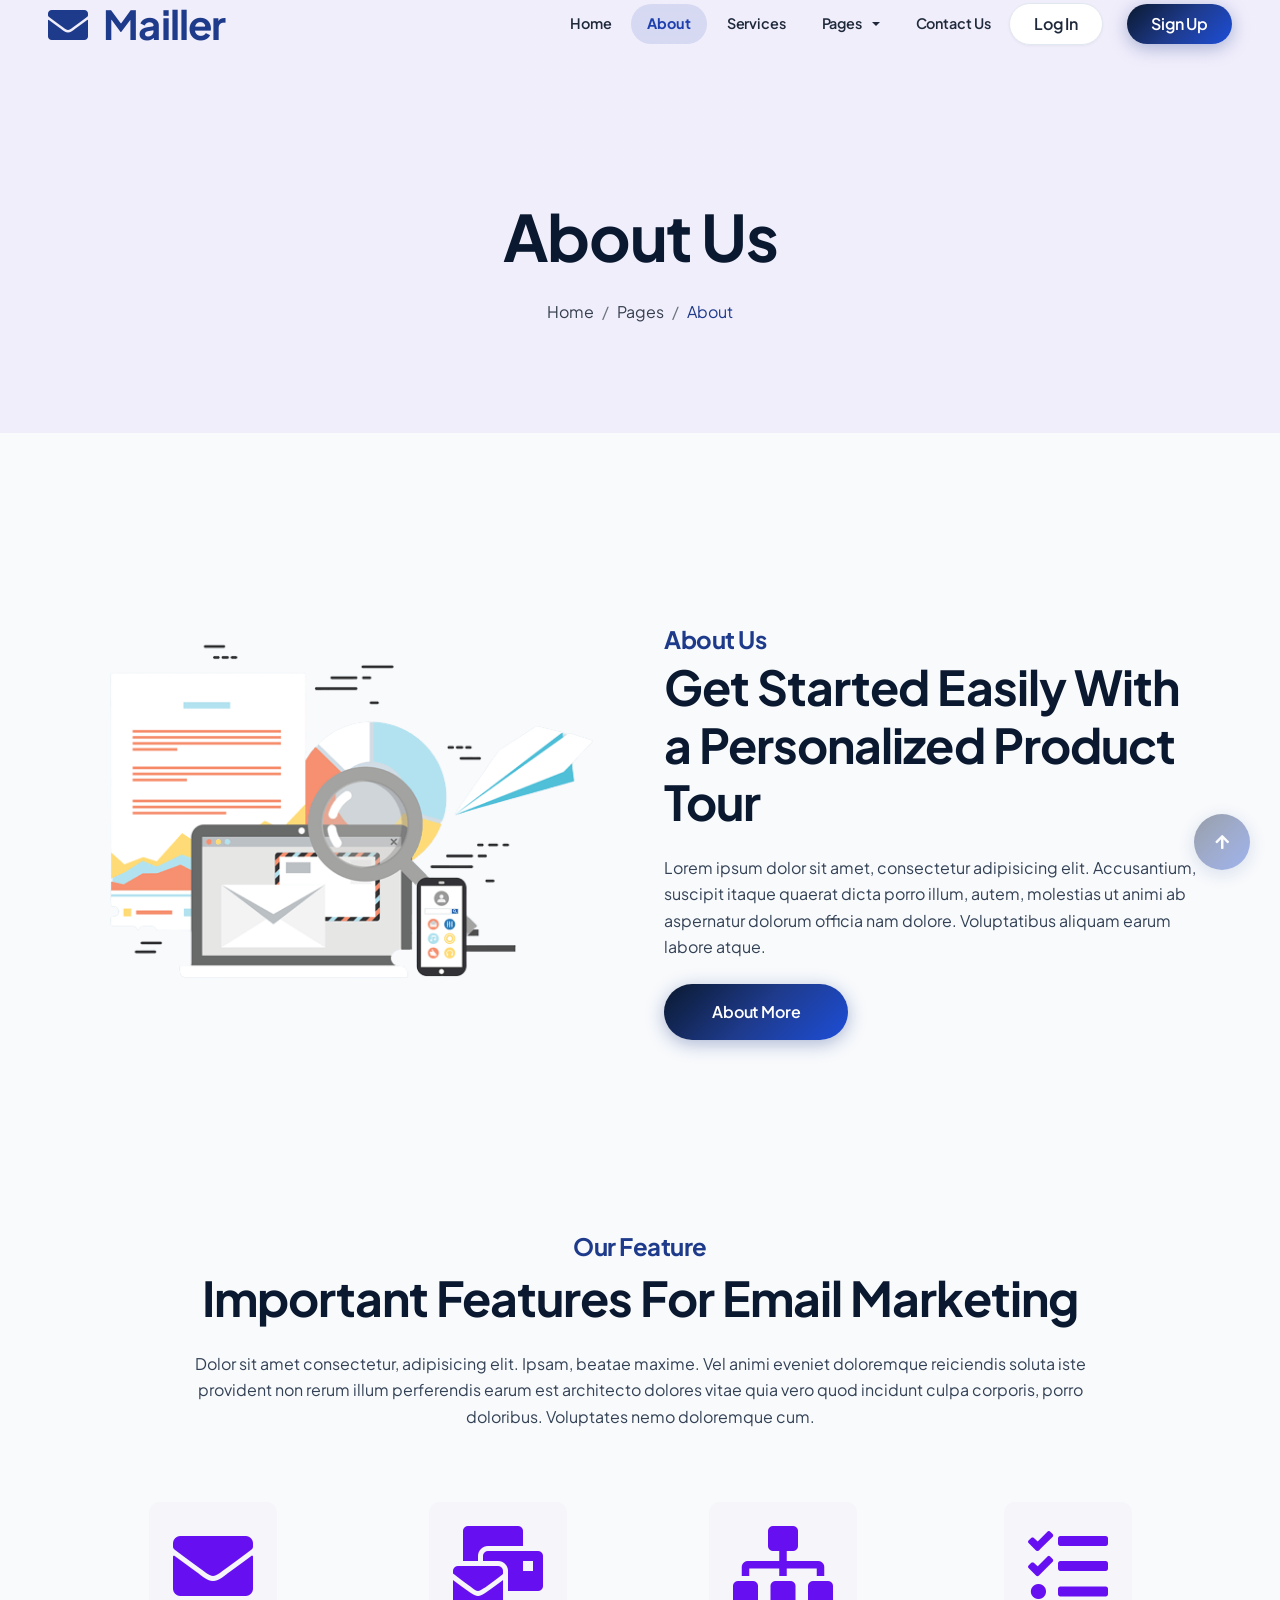
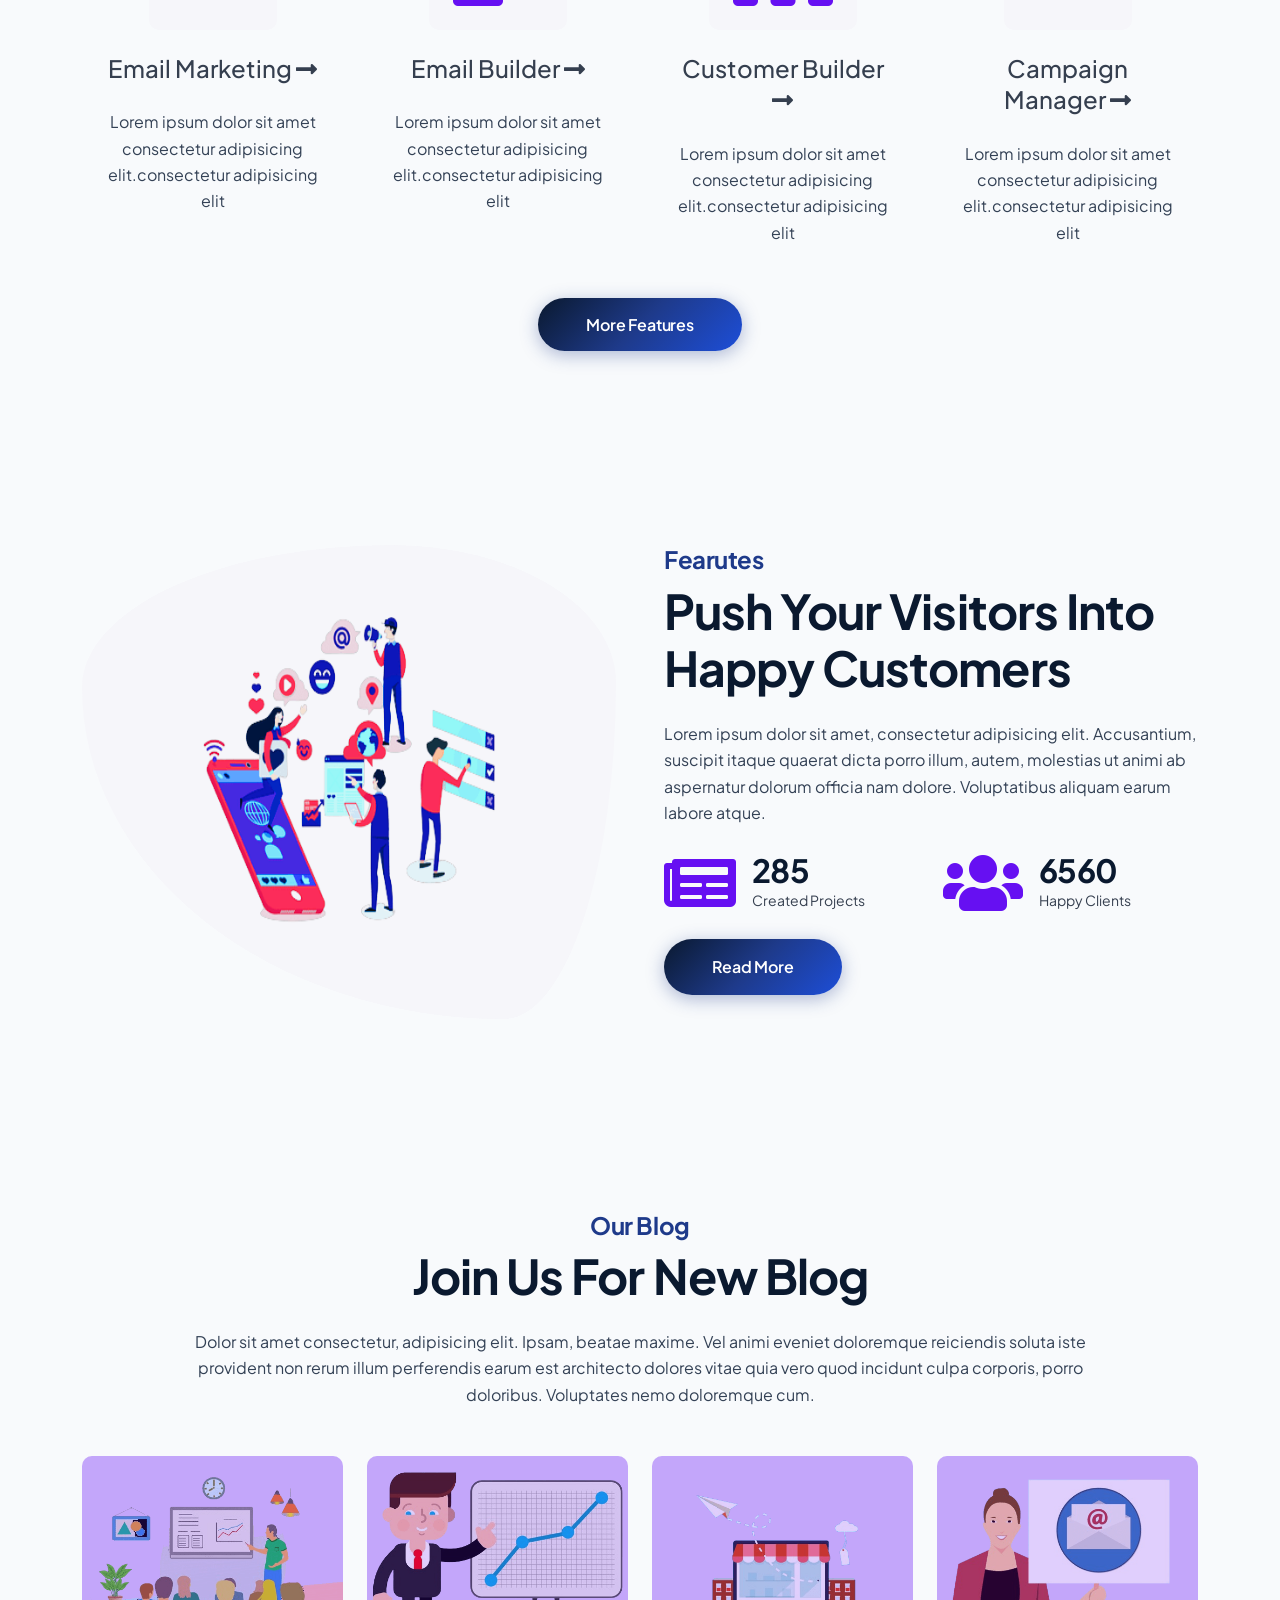
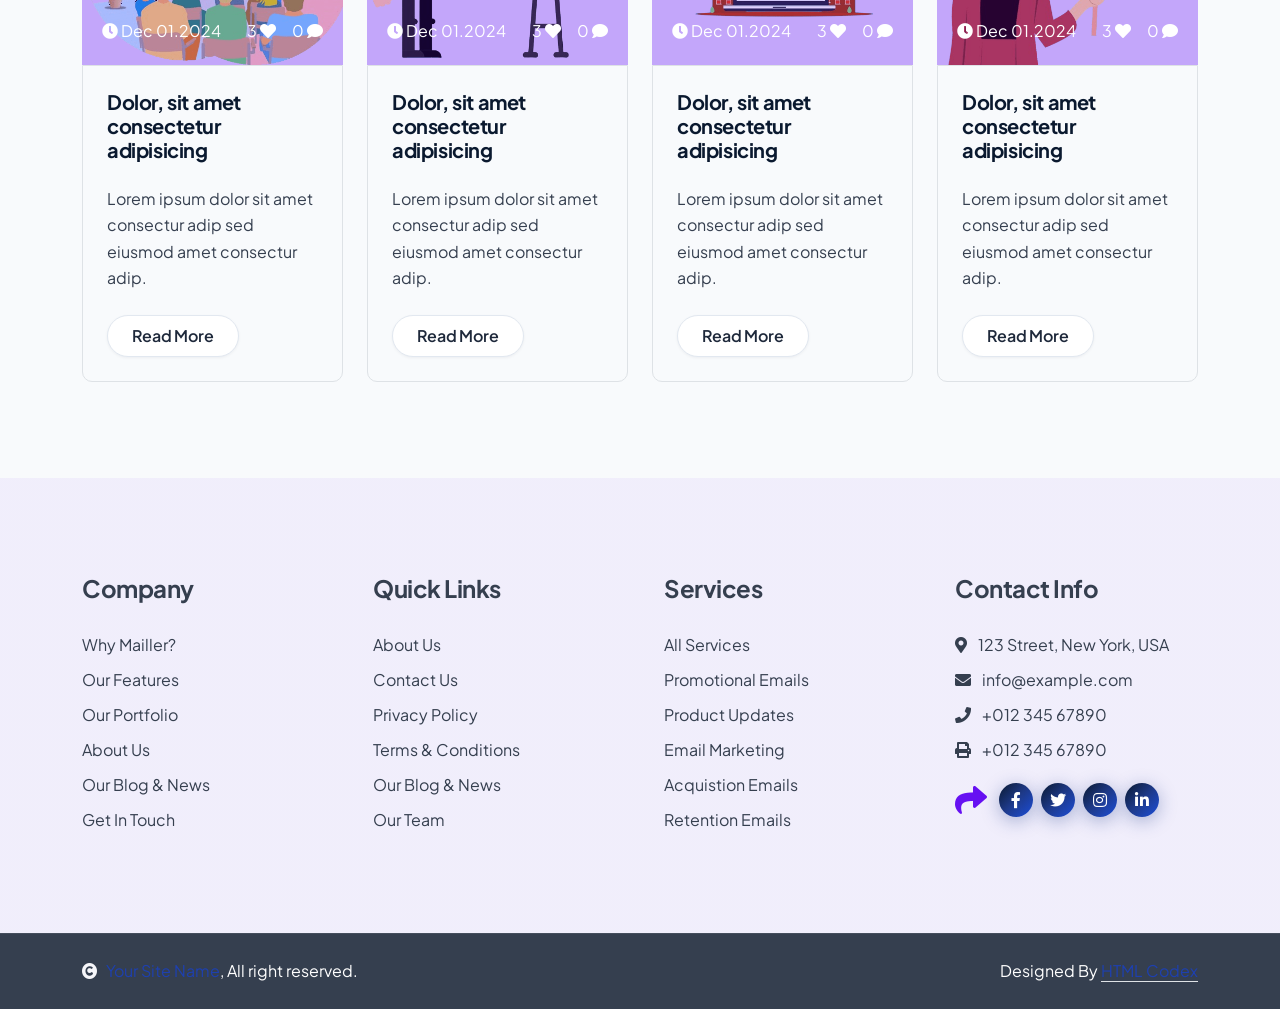
<file: about.html>
<!DOCTYPE html>
<html lang="en">

    <head>
        <meta charset="utf-8">
        <title>Mailler - SaaS Website Template</title>
        <meta content="width=device-width, initial-scale=1.0" name="viewport">
        <meta content="" name="keywords">
        <meta content="" name="description">

        <!-- Google Web Fonts -->
        <link rel="preconnect" href="https://fonts.googleapis.com">
        <link rel="preconnect" href="https://fonts.gstatic.com" crossorigin>
        <link href="https://fonts.googleapis.com/css2?family=Plus+Jakarta+Sans:wght@500;600;700&family=Rubik:wght@400;500&display=swap" rel="stylesheet"> 

        <!-- Icon Font Stylesheet -->
        <link rel="stylesheet" href="https://use.fontawesome.com/releases/v5.15.4/css/all.css"/>
        <link href="https://cdn.jsdelivr.net/npm/bootstrap-icons@1.4.1/font/bootstrap-icons.css" rel="stylesheet">

        <!-- Libraries Stylesheet -->
        <link href="lib/animate/animate.min.css" rel="stylesheet">
        <link href="lib/owlcarousel/assets/owl.carousel.min.css" rel="stylesheet">
        <link href="lib/lightbox/css/lightbox.min.css" rel="stylesheet">


        <!-- Customized Bootstrap Stylesheet -->
        <link href="css/bootstrap.min.css" rel="stylesheet">

        <!-- Template Stylesheet -->
        <link href="css/style.css" rel="stylesheet">
    </head>

    <body>

        <!-- Spinner Start -->
        <div id="spinner" class="show bg-white position-fixed translate-middle w-100 vh-100 top-50 start-50 d-flex align-items-center justify-content-center">
            <div class="spinner-border text-primary" style="width: 3rem; height: 3rem;" role="status">
                <span class="sr-only">Loading...</span>
            </div>
        </div>
        <!-- Spinner End -->


        <!-- Navbar & Hero Start -->
        <div class="container-fluid p-0">
            <nav class="navbar navbar-expand-lg navbar-light bg-transparent px-4 px-lg-5 py-3 py-lg-0">
                <a href="index.html" class="navbar-brand p-0">
                    <h1 class="display-6 text-primary m-0"><i class="fas fa-envelope me-3"></i>Mailler</h1>
                    <!-- <img src="img/logo.png" alt="Logo"> -->
                </a>
                <button class="navbar-toggler" type="button" data-bs-toggle="collapse" data-bs-target="#navbarCollapse">
                    <span class="fa fa-bars"></span>
                </button>
                <div class="collapse navbar-collapse" id="navbarCollapse">
                    <div class="navbar-nav ms-auto py-0">
                        <a href="index.html" class="nav-item nav-link">Home</a>
                        <a href="about.html" class="nav-item nav-link active">About</a>
                        <a href="service.html" class="nav-item nav-link">Services</a>
                        <div class="nav-item dropdown">
                            <a href="#" class="nav-link dropdown-toggle" data-bs-toggle="dropdown">Pages</a>
                            <div class="dropdown-menu m-0">
                                <a href="feature.html" class="dropdown-item">Features</a>
                                <a href="pricing.html" class="dropdown-item">Pricing</a>
                                <a href="blog.html" class="dropdown-item">Blog</a>
                                <a href="testimonial.html" class="dropdown-item">Testimonial</a>
                                <a href="404.html" class="dropdown-item">404 Page</a>
                            </div>
                        </div>
                        <a href="contact.html" class="nav-item nav-link">Contact Us</a>
                    </div>
                    <a href="#" class="btn btn-light border border-primary rounded-pill text-primary py-2 px-4 me-4">Log In</a>
                    <a href="#" class="btn btn-primary rounded-pill text-white py-2 px-4">Sign Up</a>
                </div>
            </nav>
        </div>
        <!-- Navbar & Hero End -->


         <!-- Header Start -->
         <div class="container-fluid bg-breadcrumb">
            <ul class="breadcrumb-animation">
                <li></li>
                <li></li>
                <li></li>
                <li></li>
                <li></li>
                <li></li>
                <li></li>
                <li></li>
                <li></li>
                <li></li>
            </ul>
            <div class="container text-center py-5" style="max-width: 900px;">
                <h3 class="display-3 mb-4 wow fadeInDown" data-wow-delay="0.1s">About Us</h1>
                <ol class="breadcrumb justify-content-center mb-0 wow fadeInDown" data-wow-delay="0.3s">
                    <li class="breadcrumb-item"><a href="index.html">Home</a></li>
                    <li class="breadcrumb-item"><a href="#">Pages</a></li>
                    <li class="breadcrumb-item active text-primary">About</li>
                </ol>    
            </div>
        </div>
        <!-- Header End -->


        <!-- About Start -->
        <div class="container-fluid overflow-hidden py-5 mt-5">
            <div class="container py-5">
                <div class="row g-5">
                    <div class="col-lg-6 wow fadeInUp" data-wow-delay="0.1s">
                        <div class="RotateMoveLeft">
                            <img src="img/about-1.png" class="img-fluid w-100" alt="">
                        </div>
                    </div>
                    <div class="col-lg-6 wow fadeInUp" data-wow-delay="0.3s">
                        <h4 class="mb-1 text-primary">About Us</h4>
                        <h1 class="display-5 mb-4">Get Started Easily With a Personalized Product Tour</h1>
                        <p class="mb-4">Lorem ipsum dolor sit amet, consectetur adipisicing elit. Accusantium, suscipit itaque quaerat dicta porro illum, autem, molestias ut animi ab aspernatur dolorum officia nam dolore. Voluptatibus aliquam earum labore atque.
                        </p>
                        <a href="#" class="btn btn-primary rounded-pill py-3 px-5">About More</a>
                    </div>
                </div>
            </div>
        </div>
        <!-- About End -->


        <!-- Feature Start -->
        <div class="container-fluid feature overflow-hidden py-5">
            <div class="container py-5">
                <div class="text-center mx-auto mb-5 wow fadeInUp" data-wow-delay="0.1s" style="max-width: 900px;">
                    <h4 class="text-primary">Our Feature</h4>
                    <h1 class="display-5 mb-4">Important Features For Email Marketing</h1>
                    <p class="mb-0">Dolor sit amet consectetur, adipisicing elit. Ipsam, beatae maxime. Vel animi eveniet doloremque reiciendis soluta iste provident non rerum illum perferendis earum est architecto dolores vitae quia vero quod incidunt culpa corporis, porro doloribus. Voluptates nemo doloremque cum.
                    </p>
                </div>
                <div class="row g-4 justify-content-center text-center mb-5">
                    <div class="col-md-6 col-lg-4 col-xl-3 wow fadeInUp" data-wow-delay="0.1s">
                        <div class="text-center p-4">
                            <div class="d-inline-block rounded bg-light p-4 mb-4"><i class="fas fa-envelope fa-5x text-secondary"></i></div>
                            <div class="feature-content">
                                <a href="#" class="h4">Email Marketing <i class="fa fa-long-arrow-alt-right"></i></a>
                                <p class="mt-4 mb-0">Lorem ipsum dolor sit amet consectetur adipisicing elit.consectetur adipisicing elit
                                </p>
                            </div>
                        </div>
                    </div>
                    <div class="col-md-6 col-lg-4 col-xl-3 wow fadeInUp" data-wow-delay="0.3s">
                        <div class="text-center p-4">
                            <div class="d-inline-block rounded bg-light p-4 mb-4"><i class="fas fa-mail-bulk fa-5x text-secondary"></i></div>
                            <div class="feature-content">
                                <a href="#" class="h4">Email Builder <i class="fa fa-long-arrow-alt-right"></i></a>
                                <p class="mt-4 mb-0">Lorem ipsum dolor sit amet consectetur adipisicing elit.consectetur adipisicing elit
                                </p>
                            </div>
                        </div>
                    </div>
                    <div class="col-md-6 col-lg-4 col-xl-3 wow fadeInUp" data-wow-delay="0.5s">
                        <div class="text-center rounded p-4">
                            <div class="d-inline-block rounded bg-light p-4 mb-4"><i class="fas fa-sitemap fa-5x text-secondary"></i></div>
                            <div class="feature-content">
                                <a href="#" class="h4">Customer Builder <i class="fa fa-long-arrow-alt-right"></i></a>
                                <p class="mt-4 mb-0">Lorem ipsum dolor sit amet consectetur adipisicing elit.consectetur adipisicing elit
                                </p>
                            </div>
                        </div>
                    </div>
                    <div class="col-md-6 col-lg-4 col-xl-3 wow fadeInUp" data-wow-delay="0.7s">
                        <div class="text-center rounded p-4">
                            <div class="d-inline-block rounded bg-light p-4 mb-4"><i class="fas fa-tasks fa-5x text-secondary"></i></div>
                            <div class="feature-content">
                                <a href="#" class="h4">Campaign Manager <i class="fa fa-long-arrow-alt-right"></i></a>
                                <p class="mt-4 mb-0">Lorem ipsum dolor sit amet consectetur adipisicing elit.consectetur adipisicing elit
                                </p>
                            </div>
                        </div>
                    </div>
                    <div class="col-12 wow fadeInUp" data-wow-delay="0.1s">
                        <div class="my-3">
                            <a href="#" class="btn btn-primary d-inline rounded-pill px-5 py-3">More Features</a>
                        </div>
                    </div>
                </div>
                <div class="row g-5 pt-5" style="margin-top: 6rem;">
                    <div class="col-lg-6 wow fadeInLeft" data-wow-delay="0.1s">
                        <div class="feature-img RotateMoveLeft h-100" style="object-fit: cover;">
                            <img src="img/features-1.png" class="img-fluid w-100 h-100" alt="">
                        </div>
                    </div>
                    <div class="col-lg-6 wow fadeInRight" data-wow-delay="0.1s">
                        <h4 class="text-primary">Fearutes</h4>
                        <h1 class="display-5 mb-4">Push Your Visitors Into Happy Customers</h1>
                        <p class="mb-4">Lorem ipsum dolor sit amet, consectetur adipisicing elit. Accusantium, suscipit itaque quaerat dicta porro illum, autem, molestias ut animi ab aspernatur dolorum officia nam dolore. Voluptatibus aliquam earum labore atque.
                        </p>
                        <div class="row g-4">
                            <div class="col-6">
                                <div class="d-flex">
                                    <i class="fas fa-newspaper fa-4x text-secondary"></i>
                                    <div class="d-flex flex-column ms-3">
                                        <h2 class="mb-0 fw-bold">285</h2>
                                        <small class="text-dark">Created Projects</small>
                                    </div>
                                </div>
                            </div>
                            <div class="col-6">
                                <div class="d-flex">
                                    <i class="fas fa-users fa-4x text-secondary"></i>
                                    <div class="d-flex flex-column ms-3">
                                        <h2 class="mb-0 fw-bold">6560</h2>
                                        <small class="text-dark">Happy Clients</small>
                                    </div>
                                </div>
                            </div>
                        </div>
                        <div class="my-4">
                            <a href="#" class="btn btn-primary rounded-pill py-3 px-5">Read More</a>
                        </div>
                    </div>
                </div>
            </div>
        </div>
        <!-- Feature End -->


        <!-- Blog Start -->
        <div class="container-fluid blog py-5">
            <div class="container py-5">
                <div class="text-center mx-auto mb-5 wow fadeInUp" data-wow-delay="0.1s" style="max-width: 900px;">
                    <h4 class="text-primary">Our Blog</h4>
                    <h1 class="display-5 mb-4">Join Us For New Blog</h1>
                    <p class="mb-0">Dolor sit amet consectetur, adipisicing elit. Ipsam, beatae maxime. Vel animi eveniet doloremque reiciendis soluta iste provident non rerum illum perferendis earum est architecto dolores vitae quia vero quod incidunt culpa corporis, porro doloribus. Voluptates nemo doloremque cum.
                    </p>
                </div>
                <div class="row g-4 justify-content-center">
                    <div class="col-md-6 col-lg-4 col-xl-3 wow fadeInUp" data-wow-delay="0.1s">
                        <div class="blog-item">
                            <div class="blog-img">
                                <img src="img/blog-1.png" class="img-fluid w-100" alt="">
                                <div class="blog-info">
                                    <span><i class="fa fa-clock"></i> Dec 01.2024</span>
                                    <div class="d-flex">
                                        <span class="me-3"> 3 <i class="fa fa-heart"></i></span>
                                        <a href="#" class="text-white">0 <i class="fa fa-comment"></i></a>
                                    </div>
                                </div>
                            </div>
                            <div class="blog-content text-dark border p-4 ">
                                <h5 class="mb-4">Dolor, sit amet consectetur adipisicing</h5>
                                <p class="mb-4">Lorem ipsum dolor sit amet consectur adip sed eiusmod amet consectur adip.</p>
                                <a class="btn btn-light rounded-pill py-2 px-4" href="#">Read More</a>
                            </div>
                        </div>
                    </div>
                    <div class="col-md-6 col-lg-4 col-xl-3 wow fadeInUp" data-wow-delay="0.3s">
                        <div class="blog-item">
                            <div class="blog-img">
                                <img src="img/blog-2.png" class="img-fluid w-100" alt="">
                                <div class="blog-info">
                                    <span><i class="fa fa-clock"></i> Dec 01.2024</span>
                                    <div class="d-flex">
                                        <span class="me-3"> 3 <i class="fa fa-heart"></i></span>
                                        <a href="#" class="text-white">0 <i class="fa fa-comment"></i></a>
                                    </div>
                                </div>
                            </div>
                            <div class="blog-content text-dark border p-4 ">
                                <h5 class="mb-4">Dolor, sit amet consectetur adipisicing</h5>
                                <p class="mb-4">Lorem ipsum dolor sit amet consectur adip sed eiusmod amet consectur adip.</p>
                                <a class="btn btn-light rounded-pill py-2 px-4" href="#">Read More</a>
                            </div>
                        </div>
                    </div>
                    <div class="col-md-6 col-lg-4 col-xl-3 wow fadeInUp" data-wow-delay="0.5s">
                        <div class="blog-item">
                            <div class="blog-img">
                                <img src="img/blog-3.png" class="img-fluid w-100" alt="">
                                <div class="blog-info">
                                    <span><i class="fa fa-clock"></i> Dec 01.2024</span>
                                    <div class="d-flex">
                                        <span class="me-3"> 3 <i class="fa fa-heart"></i></span>
                                        <a href="#" class="text-white">0 <i class="fa fa-comment"></i></a>
                                    </div>
                                </div>
                            </div>
                            <div class="blog-content text-dark border p-4 ">
                                <h5 class="mb-4">Dolor, sit amet consectetur adipisicing</h5>
                                <p class="mb-4">Lorem ipsum dolor sit amet consectur adip sed eiusmod amet consectur adip.</p>
                                <a class="btn btn-light rounded-pill py-2 px-4" href="#">Read More</a>
                            </div>
                        </div>
                    </div>
                    <div class="col-md-6 col-lg-4 col-xl-3 wow fadeInUp" data-wow-delay="0.7s">
                        <div class="blog-item">
                            <div class="blog-img">
                                <img src="img/blog-4.png" class="img-fluid w-100" alt="">
                                <div class="blog-info">
                                    <span><i class="fa fa-clock"></i> Dec 01.2024</span>
                                    <div class="d-flex">
                                        <span class="me-3"> 3 <i class="fa fa-heart"></i></span>
                                        <a href="#" class="text-white">0 <i class="fa fa-comment"></i></a>
                                    </div>
                                </div>
                            </div>
                            <div class="blog-content text-dark border p-4 ">
                                <h5 class="mb-4">Dolor, sit amet consectetur adipisicing</h5>
                                <p class="mb-4">Lorem ipsum dolor sit amet consectur adip sed eiusmod amet consectur adip.</p>
                                <a class="btn btn-light rounded-pill py-2 px-4" href="#">Read More</a>
                            </div>
                        </div>
                    </div>
                </div>
            </div>
        </div>
        <!-- Blog End -->


        <!-- Footer Start -->
        <div class="container-fluid footer py-5 wow fadeIn" data-wow-delay="0.2s">
            <div class="container py-5">
                <div class="row g-5">
                    <div class="col-md-6 col-lg-6 col-xl-3">
                        <div class="footer-item d-flex flex-column">
                            <h4 class="text-dark mb-4">Company</h4>
                            <a href=""> Why Mailler?</a>
                            <a href=""> Our Features</a>
                            <a href=""> Our Portfolio</a>
                            <a href=""> About Us</a>
                            <a href=""> Our Blog & News</a>
                            <a href=""> Get In Touch</a>
                        </div>
                    </div>
                    <div class="col-md-6 col-lg-6 col-xl-3">
                        <div class="footer-item d-flex flex-column">
                            <h4 class="mb-4 text-dark">Quick Links</h4>
                            <a href=""> About Us</a>
                            <a href=""> Contact Us</a>
                            <a href=""> Privacy Policy</a>
                            <a href=""> Terms & Conditions</a>
                            <a href=""> Our Blog & News</a>
                            <a href=""> Our Team</a>
                        </div>
                    </div>
                    <div class="col-md-6 col-lg-6 col-xl-3">
                        <div class="footer-item d-flex flex-column">
                            <h4 class="mb-4 text-dark">Services</h4>
                            <a href=""> All Services</a>
                            <a href=""> Promotional Emails</a>
                            <a href=""> Product Updates</a>
                            <a href=""> Email Marketing</a>
                            <a href=""> Acquistion Emails</a>
                            <a href=""> Retention Emails</a>
                        </div>
                    </div>
                    <div class="col-md-6 col-lg-6 col-xl-3">
                        <div class="footer-item d-flex flex-column">
                            <h4 class="mb-4 text-dark">Contact Info</h4>
                            <a href=""><i class="fa fa-map-marker-alt me-2"></i> 123 Street, New York, USA</a>
                            <a href=""><i class="fas fa-envelope me-2"></i> info@example.com</a>
                            <a href=""><i class="fas fa-phone me-2"></i> +012 345 67890</a>
                            <a href="" class="mb-3"><i class="fas fa-print me-2"></i> +012 345 67890</a>
                            <div class="d-flex align-items-center">
                                <i class="fas fa-share fa-2x text-secondary me-2"></i>
                                <a class="btn-square btn btn-primary rounded-circle mx-1" href=""><i class="fab fa-facebook-f"></i></a>
                                <a class="btn-square btn btn-primary rounded-circle mx-1" href=""><i class="fab fa-twitter"></i></a>
                                <a class="btn-square btn btn-primary rounded-circle mx-1" href=""><i class="fab fa-instagram"></i></a>
                                <a class="btn-square btn btn-primary rounded-circle mx-1" href=""><i class="fab fa-linkedin-in"></i></a>
                            </div>
                        </div>
                    </div>
                </div>
            </div>
        </div>
        <!-- Footer End -->

        
        <!-- Copyright Start -->
        <div class="container-fluid copyright py-4">
            <div class="container">
                <div class="row g-4 align-items-center">
                    <div class="col-md-6 text-center text-md-start mb-md-0">
                        <span class="text-white"><a href="#"><i class="fas fa-copyright text-light me-2"></i>Your Site Name</a>, All right reserved.</span>
                    </div>
                    <div class="col-md-6 text-center text-md-end text-white">
                        <!--/*** This template is free as long as you keep the below author’s credit link/attribution link/backlink. ***/-->
                        <!--/*** If you'd like to use the template without the below author’s credit link/attribution link/backlink, ***/-->
                        <!--/*** you can purchase the Credit Removal License from "https://htmlcodex.com/credit-removal". ***/-->
                        Designed By <a class="border-bottom" href="https://htmlcodex.com">HTML Codex</a>
                    </div>
                </div>
            </div>
        </div>
        <!-- Copyright End -->


        <!-- Back to Top -->
        <a href="#" class="btn btn-primary btn-lg-square back-to-top"><i class="fa fa-arrow-up"></i></a>   

        
    <!-- JavaScript Libraries -->
    <script src="https://ajax.googleapis.com/ajax/libs/jquery/3.6.4/jquery.min.js"></script>
    <script src="https://cdn.jsdelivr.net/npm/bootstrap@5.0.0/dist/js/bootstrap.bundle.min.js"></script>
    <script src="lib/wow/wow.min.js"></script>
    <script src="lib/easing/easing.min.js"></script>
    <script src="lib/waypoints/waypoints.min.js"></script>
    <script src="lib/counterup/counterup.min.js"></script>
    <script src="lib/owlcarousel/owl.carousel.min.js"></script>
    <script src="lib/lightbox/js/lightbox.min.js"></script>
    

    <!-- Template Javascript -->
    <script src="js/main.js"></script>
    </body>

</html>
</file>
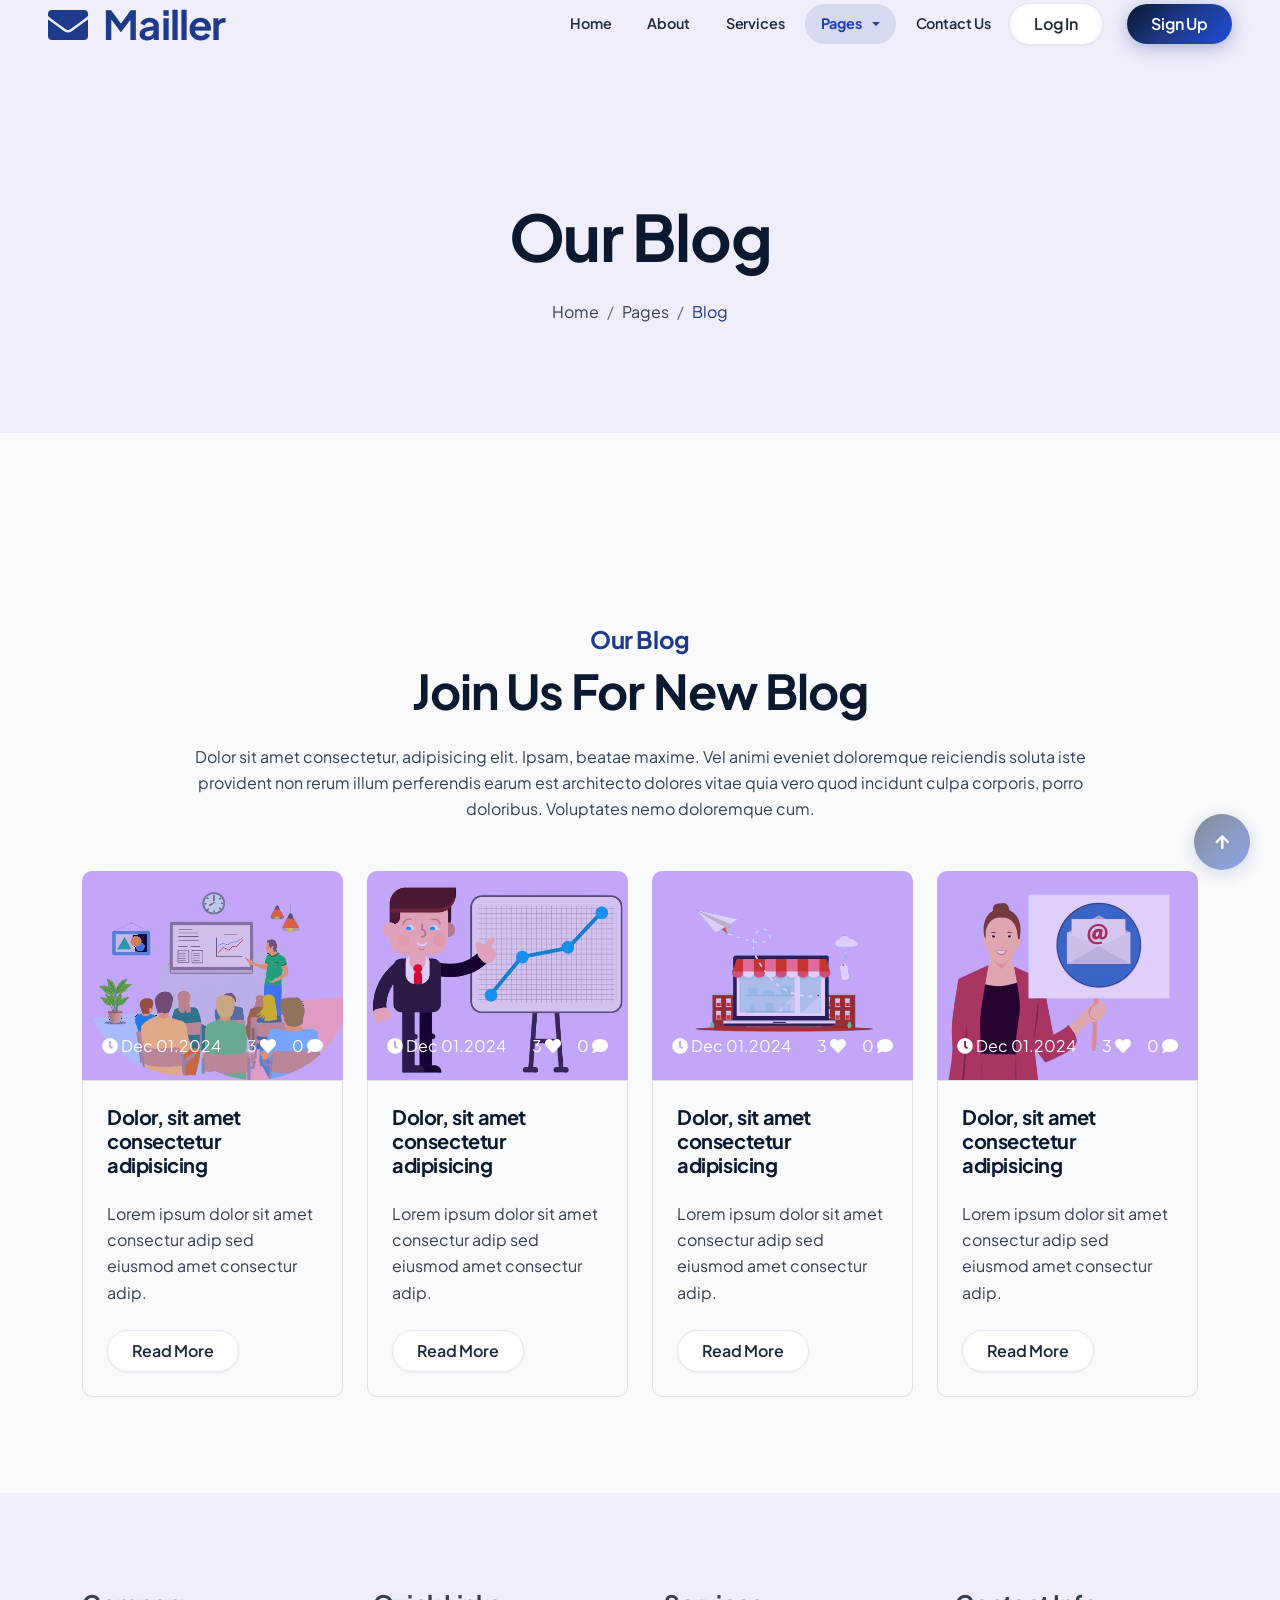
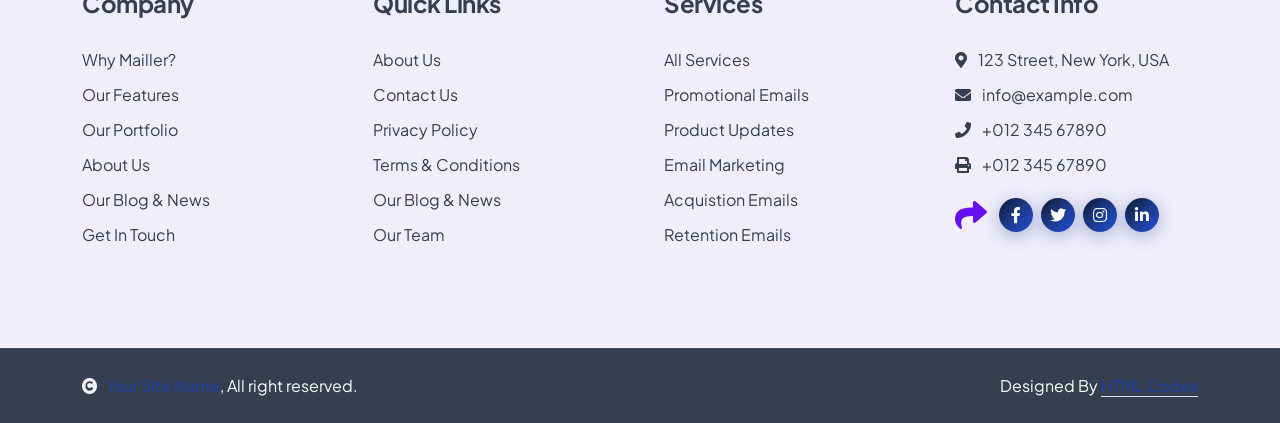
<file: blog.html>
<!DOCTYPE html>
<html lang="en">

    <head>
        <meta charset="utf-8">
        <title>Mailler - SaaS Website Template</title>
        <meta content="width=device-width, initial-scale=1.0" name="viewport">
        <meta content="" name="keywords">
        <meta content="" name="description">

        <!-- Google Web Fonts -->
        <link rel="preconnect" href="https://fonts.googleapis.com">
        <link rel="preconnect" href="https://fonts.gstatic.com" crossorigin>
        <link href="https://fonts.googleapis.com/css2?family=Plus+Jakarta+Sans:wght@500;600;700&family=Rubik:wght@400;500&display=swap" rel="stylesheet"> 

        <!-- Icon Font Stylesheet -->
        <link rel="stylesheet" href="https://use.fontawesome.com/releases/v5.15.4/css/all.css"/>
        <link href="https://cdn.jsdelivr.net/npm/bootstrap-icons@1.4.1/font/bootstrap-icons.css" rel="stylesheet">

        <!-- Libraries Stylesheet -->
        <link href="lib/animate/animate.min.css" rel="stylesheet">
        <link href="lib/owlcarousel/assets/owl.carousel.min.css" rel="stylesheet">
        <link href="lib/lightbox/css/lightbox.min.css" rel="stylesheet">


        <!-- Customized Bootstrap Stylesheet -->
        <link href="css/bootstrap.min.css" rel="stylesheet">

        <!-- Template Stylesheet -->
        <link href="css/style.css" rel="stylesheet">
    </head>

    <body>

        <!-- Spinner Start -->
        <div id="spinner" class="show bg-white position-fixed translate-middle w-100 vh-100 top-50 start-50 d-flex align-items-center justify-content-center">
            <div class="spinner-border text-primary" style="width: 3rem; height: 3rem;" role="status">
                <span class="sr-only">Loading...</span>
            </div>
        </div>
        <!-- Spinner End -->


        <!-- Navbar & Hero Start -->
        <div class="container-fluid p-0">
            <nav class="navbar navbar-expand-lg navbar-light bg-transparent px-4 px-lg-5 py-3 py-lg-0">
                <a href="index.html" class="navbar-brand p-0">
                    <h1 class="display-6 text-primary m-0"><i class="fas fa-envelope me-3"></i>Mailler</h1>
                    <!-- <img src="img/logo.png" alt="Logo"> -->
                </a>
                <button class="navbar-toggler" type="button" data-bs-toggle="collapse" data-bs-target="#navbarCollapse">
                    <span class="fa fa-bars"></span>
                </button>
                <div class="collapse navbar-collapse" id="navbarCollapse">
                    <div class="navbar-nav ms-auto py-0">
                        <a href="index.html" class="nav-item nav-link">Home</a>
                        <a href="about.html" class="nav-item nav-link">About</a>
                        <a href="service.html" class="nav-item nav-link">Services</a>
                        <div class="nav-item dropdown">
                            <a href="#" class="nav-link dropdown-toggle active" data-bs-toggle="dropdown">Pages</a>
                            <div class="dropdown-menu m-0">
                                <a href="feature.html" class="dropdown-item">Features</a>
                                <a href="pricing.html" class="dropdown-item">Pricing</a>
                                <a href="blog.html" class="dropdown-item active">Blog</a>
                                <a href="testimonial.html" class="dropdown-item">Testimonial</a>
                                <a href="404.html" class="dropdown-item">404 Page</a>
                            </div>
                        </div>
                        <a href="contact.html" class="nav-item nav-link">Contact Us</a>
                    </div>
                    <a href="#" class="btn btn-light border border-primary rounded-pill text-primary py-2 px-4 me-4">Log In</a>
                    <a href="#" class="btn btn-primary rounded-pill text-white py-2 px-4">Sign Up</a>
                </div>
            </nav>
        </div>
        <!-- Navbar & Hero End -->


         <!-- Header Start -->
         <div class="container-fluid bg-breadcrumb">
            <ul class="breadcrumb-animation">
                <li></li>
                <li></li>
                <li></li>
                <li></li>
                <li></li>
                <li></li>
                <li></li>
                <li></li>
                <li></li>
                <li></li>
            </ul>
            <div class="container text-center py-5" style="max-width: 900px;">
                <h3 class="display-3 mb-4 wow fadeInDown" data-wow-delay="0.1s">Our Blog</h1>
                <ol class="breadcrumb justify-content-center mb-0 wow fadeInDown" data-wow-delay="0.3s">
                    <li class="breadcrumb-item"><a href="index.html">Home</a></li>
                    <li class="breadcrumb-item"><a href="#">Pages</a></li>
                    <li class="breadcrumb-item active text-primary">Blog</li>
                </ol>    
            </div>
        </div>
        <!-- Header End -->


        <!-- Blog Start -->
        <div class="container-fluid blog py-5">
            <div class="container py-5">
                <div class="text-center mx-auto mb-5 wow fadeInUp" data-wow-delay="0.1s" style="max-width: 900px;">
                    <h4 class="text-primary">Our Blog</h4>
                    <h1 class="display-5 mb-4">Join Us For New Blog</h1>
                    <p class="mb-0">Dolor sit amet consectetur, adipisicing elit. Ipsam, beatae maxime. Vel animi eveniet doloremque reiciendis soluta iste provident non rerum illum perferendis earum est architecto dolores vitae quia vero quod incidunt culpa corporis, porro doloribus. Voluptates nemo doloremque cum.
                    </p>
                </div>
                <div class="row g-4 justify-content-center">
                    <div class="col-md-6 col-lg-4 col-xl-3 wow fadeInUp" data-wow-delay="0.1s">
                        <div class="blog-item">
                            <div class="blog-img">
                                <img src="img/blog-1.png" class="img-fluid w-100" alt="">
                                <div class="blog-info">
                                    <span><i class="fa fa-clock"></i> Dec 01.2024</span>
                                    <div class="d-flex">
                                        <span class="me-3"> 3 <i class="fa fa-heart"></i></span>
                                        <a href="#" class="text-white">0 <i class="fa fa-comment"></i></a>
                                    </div>
                                </div>
                            </div>
                            <div class="blog-content text-dark border p-4 ">
                                <h5 class="mb-4">Dolor, sit amet consectetur adipisicing</h5>
                                <p class="mb-4">Lorem ipsum dolor sit amet consectur adip sed eiusmod amet consectur adip.</p>
                                <a class="btn btn-light rounded-pill py-2 px-4" href="#">Read More</a>
                            </div>
                        </div>
                    </div>
                    <div class="col-md-6 col-lg-4 col-xl-3 wow fadeInUp" data-wow-delay="0.3s">
                        <div class="blog-item">
                            <div class="blog-img">
                                <img src="img/blog-2.png" class="img-fluid w-100" alt="">
                                <div class="blog-info">
                                    <span><i class="fa fa-clock"></i> Dec 01.2024</span>
                                    <div class="d-flex">
                                        <span class="me-3"> 3 <i class="fa fa-heart"></i></span>
                                        <a href="#" class="text-white">0 <i class="fa fa-comment"></i></a>
                                    </div>
                                </div>
                            </div>
                            <div class="blog-content text-dark border p-4 ">
                                <h5 class="mb-4">Dolor, sit amet consectetur adipisicing</h5>
                                <p class="mb-4">Lorem ipsum dolor sit amet consectur adip sed eiusmod amet consectur adip.</p>
                                <a class="btn btn-light rounded-pill py-2 px-4" href="#">Read More</a>
                            </div>
                        </div>
                    </div>
                    <div class="col-md-6 col-lg-4 col-xl-3 wow fadeInUp" data-wow-delay="0.5s">
                        <div class="blog-item">
                            <div class="blog-img">
                                <img src="img/blog-3.png" class="img-fluid w-100" alt="">
                                <div class="blog-info">
                                    <span><i class="fa fa-clock"></i> Dec 01.2024</span>
                                    <div class="d-flex">
                                        <span class="me-3"> 3 <i class="fa fa-heart"></i></span>
                                        <a href="#" class="text-white">0 <i class="fa fa-comment"></i></a>
                                    </div>
                                </div>
                            </div>
                            <div class="blog-content text-dark border p-4 ">
                                <h5 class="mb-4">Dolor, sit amet consectetur adipisicing</h5>
                                <p class="mb-4">Lorem ipsum dolor sit amet consectur adip sed eiusmod amet consectur adip.</p>
                                <a class="btn btn-light rounded-pill py-2 px-4" href="#">Read More</a>
                            </div>
                        </div>
                    </div>
                    <div class="col-md-6 col-lg-4 col-xl-3 wow fadeInUp" data-wow-delay="0.7s">
                        <div class="blog-item">
                            <div class="blog-img">
                                <img src="img/blog-4.png" class="img-fluid w-100" alt="">
                                <div class="blog-info">
                                    <span><i class="fa fa-clock"></i> Dec 01.2024</span>
                                    <div class="d-flex">
                                        <span class="me-3"> 3 <i class="fa fa-heart"></i></span>
                                        <a href="#" class="text-white">0 <i class="fa fa-comment"></i></a>
                                    </div>
                                </div>
                            </div>
                            <div class="blog-content text-dark border p-4 ">
                                <h5 class="mb-4">Dolor, sit amet consectetur adipisicing</h5>
                                <p class="mb-4">Lorem ipsum dolor sit amet consectur adip sed eiusmod amet consectur adip.</p>
                                <a class="btn btn-light rounded-pill py-2 px-4" href="#">Read More</a>
                            </div>
                        </div>
                    </div>
                </div>
            </div>
        </div>
        <!-- Blog End -->


        <!-- Footer Start -->
        <div class="container-fluid footer py-5 wow fadeIn" data-wow-delay="0.2s">
            <div class="container py-5">
                <div class="row g-5">
                    <div class="col-md-6 col-lg-6 col-xl-3">
                        <div class="footer-item d-flex flex-column">
                            <h4 class="text-dark mb-4">Company</h4>
                            <a href=""> Why Mailler?</a>
                            <a href=""> Our Features</a>
                            <a href=""> Our Portfolio</a>
                            <a href=""> About Us</a>
                            <a href=""> Our Blog & News</a>
                            <a href=""> Get In Touch</a>
                        </div>
                    </div>
                    <div class="col-md-6 col-lg-6 col-xl-3">
                        <div class="footer-item d-flex flex-column">
                            <h4 class="mb-4 text-dark">Quick Links</h4>
                            <a href=""> About Us</a>
                            <a href=""> Contact Us</a>
                            <a href=""> Privacy Policy</a>
                            <a href=""> Terms & Conditions</a>
                            <a href=""> Our Blog & News</a>
                            <a href=""> Our Team</a>
                        </div>
                    </div>
                    <div class="col-md-6 col-lg-6 col-xl-3">
                        <div class="footer-item d-flex flex-column">
                            <h4 class="mb-4 text-dark">Services</h4>
                            <a href=""> All Services</a>
                            <a href=""> Promotional Emails</a>
                            <a href=""> Product Updates</a>
                            <a href=""> Email Marketing</a>
                            <a href=""> Acquistion Emails</a>
                            <a href=""> Retention Emails</a>
                        </div>
                    </div>
                    <div class="col-md-6 col-lg-6 col-xl-3">
                        <div class="footer-item d-flex flex-column">
                            <h4 class="mb-4 text-dark">Contact Info</h4>
                            <a href=""><i class="fa fa-map-marker-alt me-2"></i> 123 Street, New York, USA</a>
                            <a href=""><i class="fas fa-envelope me-2"></i> info@example.com</a>
                            <a href=""><i class="fas fa-phone me-2"></i> +012 345 67890</a>
                            <a href="" class="mb-3"><i class="fas fa-print me-2"></i> +012 345 67890</a>
                            <div class="d-flex align-items-center">
                                <i class="fas fa-share fa-2x text-secondary me-2"></i>
                                <a class="btn-square btn btn-primary rounded-circle mx-1" href=""><i class="fab fa-facebook-f"></i></a>
                                <a class="btn-square btn btn-primary rounded-circle mx-1" href=""><i class="fab fa-twitter"></i></a>
                                <a class="btn-square btn btn-primary rounded-circle mx-1" href=""><i class="fab fa-instagram"></i></a>
                                <a class="btn-square btn btn-primary rounded-circle mx-1" href=""><i class="fab fa-linkedin-in"></i></a>
                            </div>
                        </div>
                    </div>
                </div>
            </div>
        </div>
        <!-- Footer End -->

        
        <!-- Copyright Start -->
        <div class="container-fluid copyright py-4">
            <div class="container">
                <div class="row g-4 align-items-center">
                    <div class="col-md-6 text-center text-md-start mb-md-0">
                        <span class="text-white"><a href="#"><i class="fas fa-copyright text-light me-2"></i>Your Site Name</a>, All right reserved.</span>
                    </div>
                    <div class="col-md-6 text-center text-md-end text-white">
                        <!--/*** This template is free as long as you keep the below author’s credit link/attribution link/backlink. ***/-->
                        <!--/*** If you'd like to use the template without the below author’s credit link/attribution link/backlink, ***/-->
                        <!--/*** you can purchase the Credit Removal License from "https://htmlcodex.com/credit-removal". ***/-->
                        Designed By <a class="border-bottom" href="https://htmlcodex.com">HTML Codex</a>
                    </div>
                </div>
            </div>
        </div>
        <!-- Copyright End -->


        <!-- Back to Top -->
        <a href="#" class="btn btn-primary btn-lg-square back-to-top"><i class="fa fa-arrow-up"></i></a>   

        
    <!-- JavaScript Libraries -->
    <script src="https://ajax.googleapis.com/ajax/libs/jquery/3.6.4/jquery.min.js"></script>
    <script src="https://cdn.jsdelivr.net/npm/bootstrap@5.0.0/dist/js/bootstrap.bundle.min.js"></script>
    <script src="lib/wow/wow.min.js"></script>
    <script src="lib/easing/easing.min.js"></script>
    <script src="lib/waypoints/waypoints.min.js"></script>
    <script src="lib/counterup/counterup.min.js"></script>
    <script src="lib/owlcarousel/owl.carousel.min.js"></script>
    <script src="lib/lightbox/js/lightbox.min.js"></script>
    

    <!-- Template Javascript -->
    <script src="js/main.js"></script>
    </body>

</html>
</file>
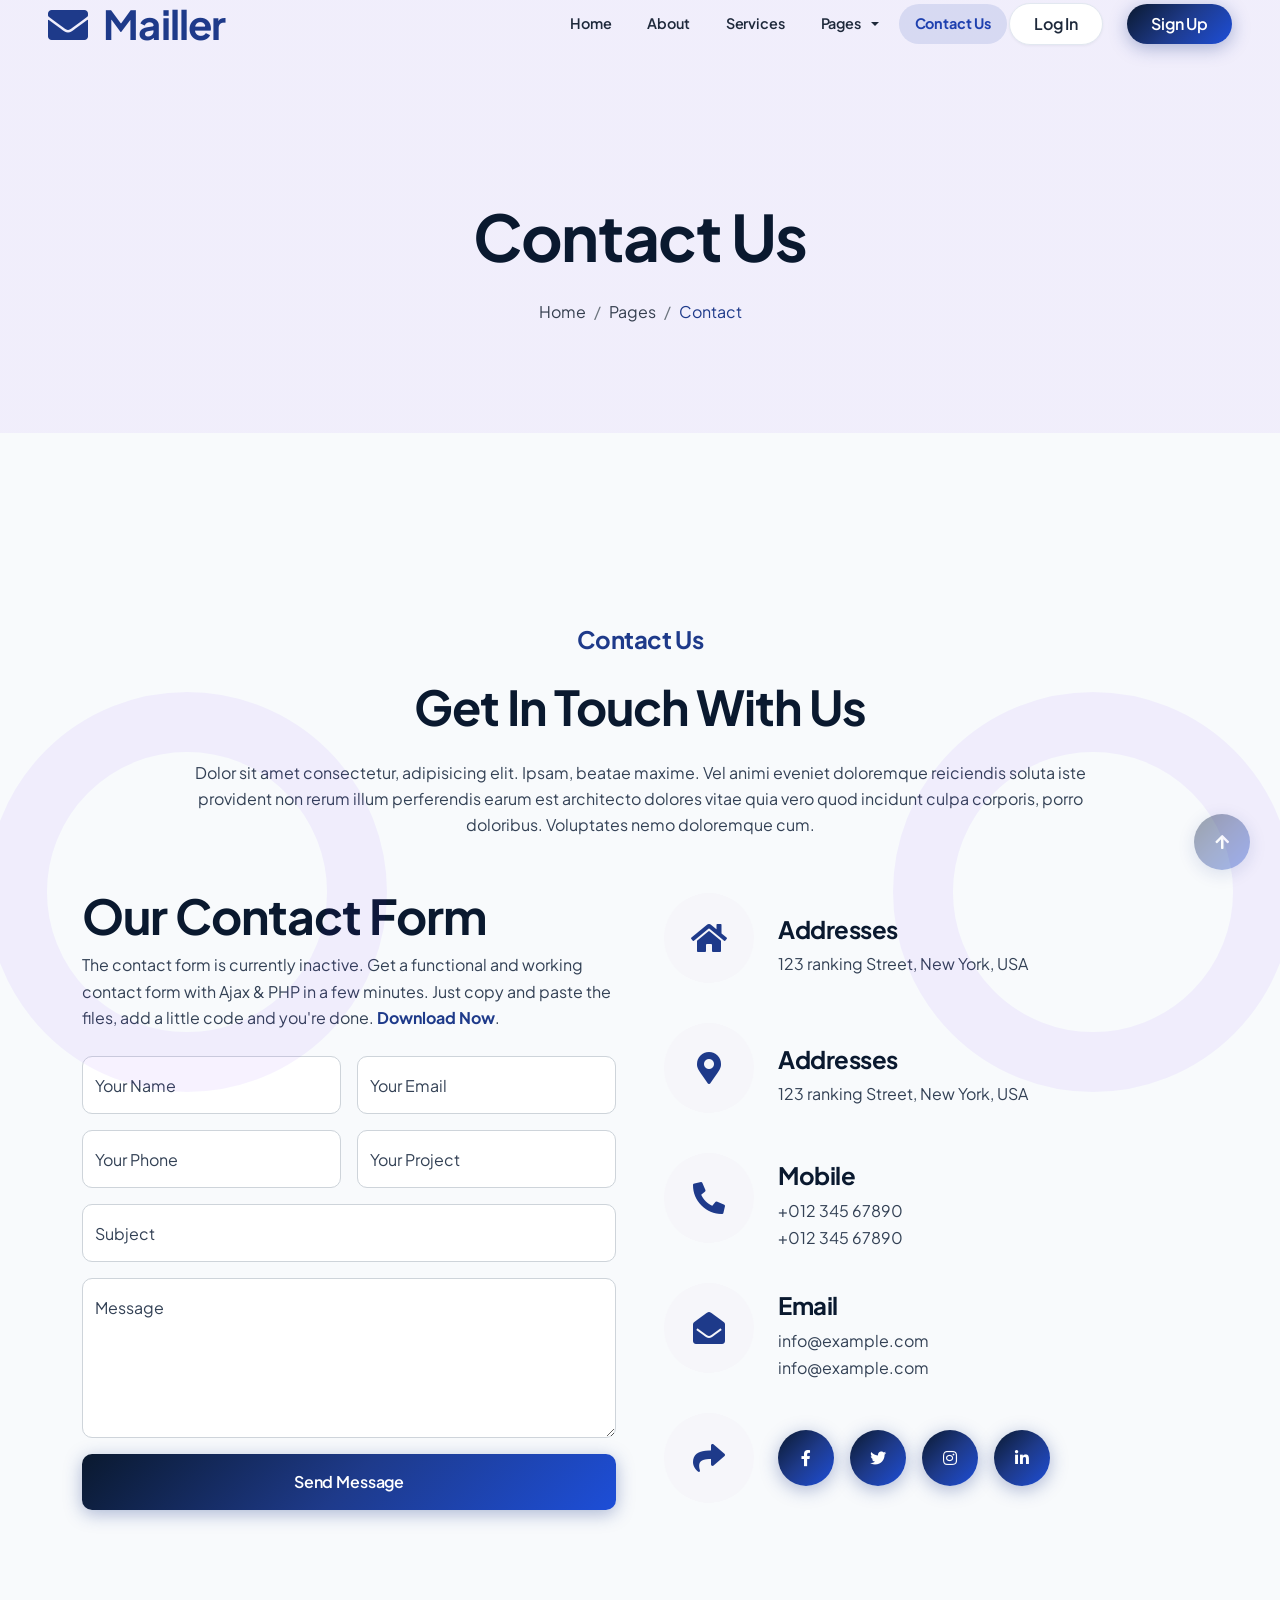
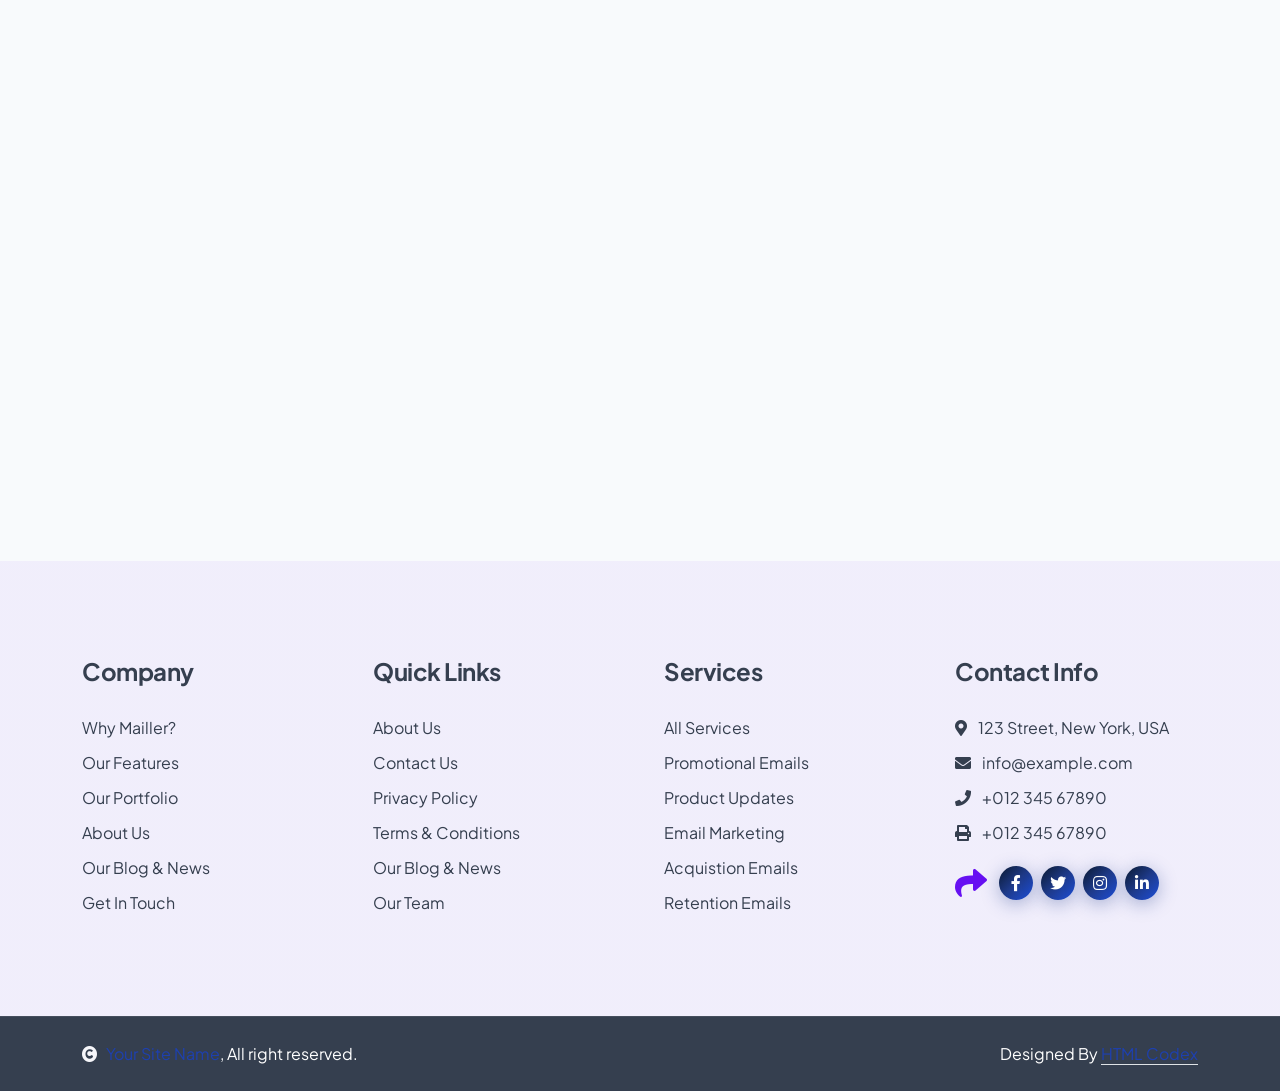
<file: contact.html>
<!DOCTYPE html>
<html lang="en">

    <head>
        <meta charset="utf-8">
        <title>Mailler - SaaS Website Template</title>
        <meta content="width=device-width, initial-scale=1.0" name="viewport">
        <meta content="" name="keywords">
        <meta content="" name="description">

        <!-- Google Web Fonts -->
        <link rel="preconnect" href="https://fonts.googleapis.com">
        <link rel="preconnect" href="https://fonts.gstatic.com" crossorigin>
        <link href="https://fonts.googleapis.com/css2?family=Plus+Jakarta+Sans:wght@500;600;700&family=Rubik:wght@400;500&display=swap" rel="stylesheet"> 

        <!-- Icon Font Stylesheet -->
        <link rel="stylesheet" href="https://use.fontawesome.com/releases/v5.15.4/css/all.css"/>
        <link href="https://cdn.jsdelivr.net/npm/bootstrap-icons@1.4.1/font/bootstrap-icons.css" rel="stylesheet">

        <!-- Libraries Stylesheet -->
        <link href="lib/animate/animate.min.css" rel="stylesheet">
        <link href="lib/owlcarousel/assets/owl.carousel.min.css" rel="stylesheet">
        <link href="lib/lightbox/css/lightbox.min.css" rel="stylesheet">


        <!-- Customized Bootstrap Stylesheet -->
        <link href="css/bootstrap.min.css" rel="stylesheet">

        <!-- Template Stylesheet -->
        <link href="css/style.css" rel="stylesheet">
    </head>

    <body>

        <!-- Spinner Start -->
        <div id="spinner" class="show bg-white position-fixed translate-middle w-100 vh-100 top-50 start-50 d-flex align-items-center justify-content-center">
            <div class="spinner-border text-primary" style="width: 3rem; height: 3rem;" role="status">
                <span class="sr-only">Loading...</span>
            </div>
        </div>
        <!-- Spinner End -->


        <!-- Navbar & Hero Start -->
        <div class="container-fluid p-0">
            <nav class="navbar navbar-expand-lg navbar-light bg-transparent px-4 px-lg-5 py-3 py-lg-0">
                <a href="index.html" class="navbar-brand p-0">
                    <h1 class="display-6 text-primary m-0"><i class="fas fa-envelope me-3"></i>Mailler</h1>
                    <!-- <img src="img/logo.png" alt="Logo"> -->
                </a>
                <button class="navbar-toggler" type="button" data-bs-toggle="collapse" data-bs-target="#navbarCollapse">
                    <span class="fa fa-bars"></span>
                </button>
                <div class="collapse navbar-collapse" id="navbarCollapse">
                    <div class="navbar-nav ms-auto py-0">
                        <a href="index.html" class="nav-item nav-link">Home</a>
                        <a href="about.html" class="nav-item nav-link">About</a>
                        <a href="service.html" class="nav-item nav-link">Services</a>
                        <div class="nav-item dropdown">
                            <a href="#" class="nav-link dropdown-toggle" data-bs-toggle="dropdown">Pages</a>
                            <div class="dropdown-menu m-0">
                                <a href="feature.html" class="dropdown-item">Features</a>
                                <a href="pricing.html" class="dropdown-item">Pricing</a>
                                <a href="blog.html" class="dropdown-item">Blog</a>
                                <a href="testimonial.html" class="dropdown-item">Testimonial</a>
                                <a href="404.html" class="dropdown-item">404 Page</a>
                            </div>
                        </div>
                        <a href="contact.html" class="nav-item nav-link active">Contact Us</a>
                    </div>
                    <a href="#" class="btn btn-light border border-primary rounded-pill text-primary py-2 px-4 me-4">Log In</a>
                    <a href="#" class="btn btn-primary rounded-pill text-white py-2 px-4">Sign Up</a>
                </div>
            </nav>
        </div>
        <!-- Navbar & Hero End -->


         <!-- Header Start -->
         <div class="container-fluid bg-breadcrumb">
            <ul class="breadcrumb-animation">
                <li></li>
                <li></li>
                <li></li>
                <li></li>
                <li></li>
                <li></li>
                <li></li>
                <li></li>
                <li></li>
                <li></li>
            </ul>
            <div class="container text-center py-5" style="max-width: 900px;">
                <h3 class="display-3 mb-4 wow fadeInDown" data-wow-delay="0.1s">Contact Us</h1>
                <ol class="breadcrumb justify-content-center mb-0 wow fadeInDown" data-wow-delay="0.3s">
                    <li class="breadcrumb-item"><a href="index.html">Home</a></li>
                    <li class="breadcrumb-item"><a href="#">Pages</a></li>
                    <li class="breadcrumb-item active text-primary">Contact</li>
                </ol>    
            </div>
        </div>
        <!-- Header End -->


        <!-- Contact Start -->
        <div class="container-fluid contact py-5">
            <div class="container py-5">
                <div class="text-center mx-auto mb-5 wow fadeInUp" data-wow-delay="0.1s" style="max-width: 900px;">
                    <h4 class="text-primary mb-4">Contact Us</h4>
                    <h1 class="display-5 mb-4">Get In Touch With Us</h1>
                    <p class="mb-0">Dolor sit amet consectetur, adipisicing elit. Ipsam, beatae maxime. Vel animi eveniet doloremque reiciendis soluta iste provident non rerum illum perferendis earum est architecto dolores vitae quia vero quod incidunt culpa corporis, porro doloribus. Voluptates nemo doloremque cum.
                    </p>
                </div>
                <div class="row g-5 align-items-center">
                    <div class="col-lg-6 wow fadeInLeft" data-wow-delay="0.1s">
                        <h2 class="display-5 mb-2">Our Contact Form</h2>
                        <p class="mb-4">The contact form is currently inactive. Get a functional and working contact form with Ajax & PHP in a few minutes. Just copy and paste the files, add a little code and you're done. <a class="text-primary fw-bold" href="https://htmlcodex.com/contact-form">Download Now</a>.</p>
                        <form>
                            <div class="row g-3">
                                <div class="col-lg-12 col-xl-6">
                                    <div class="form-floating">
                                        <input type="text" class="form-control" id="name" placeholder="Your Name">
                                        <label for="name">Your Name</label>
                                    </div>
                                </div>
                                <div class="col-lg-12 col-xl-6">
                                    <div class="form-floating">
                                        <input type="email" class="form-control" id="email" placeholder="Your Email">
                                        <label for="email">Your Email</label>
                                    </div>
                                </div>
                                <div class="col-lg-12 col-xl-6">
                                    <div class="form-floating">
                                        <input type="phone" class="form-control" id="phone" placeholder="Phone">
                                        <label for="phone">Your Phone</label>
                                    </div>
                                </div>
                                <div class="col-lg-12 col-xl-6">
                                    <div class="form-floating">
                                        <input type="text" class="form-control" id="project" placeholder="Project">
                                        <label for="project">Your Project</label>
                                    </div>
                                </div>
                                <div class="col-12">
                                    <div class="form-floating">
                                        <input type="text" class="form-control" id="subject" placeholder="Subject">
                                        <label for="subject">Subject</label>
                                    </div>
                                </div>
                                <div class="col-12">
                                    <div class="form-floating">
                                        <textarea class="form-control" placeholder="Leave a message here" id="message" style="height: 160px"></textarea>
                                        <label for="message">Message</label>
                                    </div>
                                </div>
                                <div class="col-12">
                                    <button class="btn btn-primary w-100 py-3">Send Message</button>
                                </div>
                            </div>
                        </form>
                    </div>
                    <div class="col-lg-6 wow fadeInRight" data-wow-delay="0.3s">
                        <div class="d-flex align-items-center mb-4">
                            <div class="bg-light d-flex align-items-center justify-content-center mb-3" style="width: 90px; height: 90px; border-radius: 50px;"><i class="fa fa-home fa-2x text-primary"></i></div>
                            <div class="ms-4">
                                <h4>Addresses</h4>
                                <p class="mb-0">123 ranking Street, New York, USA</p>
                            </div>
                        </div>
                        <div class="d-flex align-items-center mb-4">
                            <div class="bg-light d-flex align-items-center justify-content-center mb-3" style="width: 90px; height: 90px; border-radius: 50px;"><i class="fa fa-map-marker-alt fa-2x text-primary"></i></div>
                            <div class="ms-4">
                                <h4>Addresses</h4>
                                <p class="mb-0">123 ranking Street, New York, USA</p>
                            </div>
                        </div>
                        <div class="d-flex align-items-center mb-4">
                            <div class="bg-light d-flex align-items-center justify-content-center mb-3" style="width: 90px; height: 90px; border-radius: 50px;"><i class="fa fa-phone-alt fa-2x text-primary"></i></div>
                            <div class="ms-4">
                                <h4>Mobile</h4>
                                <p class="mb-0">+012 345 67890</p>
                                <p class="mb-0">+012 345 67890</p>
                            </div>
                        </div>
                        <div class="d-flex align-items-center mb-4">
                            <div class="bg-light d-flex align-items-center justify-content-center mb-3" style="width: 90px; height: 90px; border-radius: 50px;"><i class="fa fa-envelope-open fa-2x text-primary"></i></div>
                            <div class="ms-4">
                                <h4>Email</h4>
                                <p class="mb-0">info@example.com</p>
                                <p class="mb-0">info@example.com</p>
                            </div>
                        </div>
                        <div class="d-flex align-items-center">
                            <div class="me-4">
                                <div class="bg-light d-flex align-items-center justify-content-center" style="width: 90px; height: 90px; border-radius: 50px;"><i class="fas fa-share fa-2x text-primary"></i></div>
                            </div>
                            <div class="d-flex">
                                <a class="btn btn-lg-square btn-primary rounded-circle me-2" href=""><i class="fab fa-facebook-f"></i></a>
                                <a class="btn btn-lg-square btn-primary rounded-circle mx-2" href=""><i class="fab fa-twitter"></i></a>
                                <a class="btn btn-lg-square btn-primary rounded-circle mx-2" href=""><i class="fab fa-instagram"></i></a>
                                <a class="btn btn-lg-square btn-primary rounded-circle mx-2" href=""><i class="fab fa-linkedin-in"></i></a>
                            </div>
                        </div>
                    </div>
                    <div class="col-12 wow fadeInUp" data-wow-delay="0.1s">
                        <div class="rounded h-100">
                            <iframe class="rounded w-100" 
                            style="height: 500px;" src="https://www.google.com/maps/embed?pb=!1m18!1m12!1m3!1d387191.33750346623!2d-73.97968099999999!3d40.6974881!2m3!1f0!2f0!3f0!3m2!1i1024!2i768!4f13.1!3m3!1m2!1s0x89c24fa5d33f083b%3A0xc80b8f06e177fe62!2sNew%20York%2C%20NY%2C%20USA!5e0!3m2!1sen!2sbd!4v1694259649153!5m2!1sen!2sbd" 
                            loading="lazy" referrerpolicy="no-referrer-when-downgrade"></iframe>
                        </div>
                    </div>
                </div>
            </div>
        </div>
        <!-- Contact End -->


        <!-- Footer Start -->
        <div class="container-fluid footer py-5 wow fadeIn" data-wow-delay="0.2s">
            <div class="container py-5">
                <div class="row g-5">
                    <div class="col-md-6 col-lg-6 col-xl-3">
                        <div class="footer-item d-flex flex-column">
                            <h4 class="text-dark mb-4">Company</h4>
                            <a href=""> Why Mailler?</a>
                            <a href=""> Our Features</a>
                            <a href=""> Our Portfolio</a>
                            <a href=""> About Us</a>
                            <a href=""> Our Blog & News</a>
                            <a href=""> Get In Touch</a>
                        </div>
                    </div>
                    <div class="col-md-6 col-lg-6 col-xl-3">
                        <div class="footer-item d-flex flex-column">
                            <h4 class="mb-4 text-dark">Quick Links</h4>
                            <a href=""> About Us</a>
                            <a href=""> Contact Us</a>
                            <a href=""> Privacy Policy</a>
                            <a href=""> Terms & Conditions</a>
                            <a href=""> Our Blog & News</a>
                            <a href=""> Our Team</a>
                        </div>
                    </div>
                    <div class="col-md-6 col-lg-6 col-xl-3">
                        <div class="footer-item d-flex flex-column">
                            <h4 class="mb-4 text-dark">Services</h4>
                            <a href=""> All Services</a>
                            <a href=""> Promotional Emails</a>
                            <a href=""> Product Updates</a>
                            <a href=""> Email Marketing</a>
                            <a href=""> Acquistion Emails</a>
                            <a href=""> Retention Emails</a>
                        </div>
                    </div>
                    <div class="col-md-6 col-lg-6 col-xl-3">
                        <div class="footer-item d-flex flex-column">
                            <h4 class="mb-4 text-dark">Contact Info</h4>
                            <a href=""><i class="fa fa-map-marker-alt me-2"></i> 123 Street, New York, USA</a>
                            <a href=""><i class="fas fa-envelope me-2"></i> info@example.com</a>
                            <a href=""><i class="fas fa-phone me-2"></i> +012 345 67890</a>
                            <a href="" class="mb-3"><i class="fas fa-print me-2"></i> +012 345 67890</a>
                            <div class="d-flex align-items-center">
                                <i class="fas fa-share fa-2x text-secondary me-2"></i>
                                <a class="btn-square btn btn-primary rounded-circle mx-1" href=""><i class="fab fa-facebook-f"></i></a>
                                <a class="btn-square btn btn-primary rounded-circle mx-1" href=""><i class="fab fa-twitter"></i></a>
                                <a class="btn-square btn btn-primary rounded-circle mx-1" href=""><i class="fab fa-instagram"></i></a>
                                <a class="btn-square btn btn-primary rounded-circle mx-1" href=""><i class="fab fa-linkedin-in"></i></a>
                            </div>
                        </div>
                    </div>
                </div>
            </div>
        </div>
        <!-- Footer End -->

        
        <!-- Copyright Start -->
        <div class="container-fluid copyright py-4">
            <div class="container">
                <div class="row g-4 align-items-center">
                    <div class="col-md-6 text-center text-md-start mb-md-0">
                        <span class="text-white"><a href="#"><i class="fas fa-copyright text-light me-2"></i>Your Site Name</a>, All right reserved.</span>
                    </div>
                    <div class="col-md-6 text-center text-md-end text-white">
                        <!--/*** This template is free as long as you keep the below author’s credit link/attribution link/backlink. ***/-->
                        <!--/*** If you'd like to use the template without the below author’s credit link/attribution link/backlink, ***/-->
                        <!--/*** you can purchase the Credit Removal License from "https://htmlcodex.com/credit-removal". ***/-->
                        Designed By <a class="border-bottom" href="https://htmlcodex.com">HTML Codex</a>
                    </div>
                </div>
            </div>
        </div>
        <!-- Copyright End -->


        <!-- Back to Top -->
        <a href="#" class="btn btn-primary btn-lg-square back-to-top"><i class="fa fa-arrow-up"></i></a>   

        
    <!-- JavaScript Libraries -->
    <script src="https://ajax.googleapis.com/ajax/libs/jquery/3.6.4/jquery.min.js"></script>
    <script src="https://cdn.jsdelivr.net/npm/bootstrap@5.0.0/dist/js/bootstrap.bundle.min.js"></script>
    <script src="lib/wow/wow.min.js"></script>
    <script src="lib/easing/easing.min.js"></script>
    <script src="lib/waypoints/waypoints.min.js"></script>
    <script src="lib/counterup/counterup.min.js"></script>
    <script src="lib/owlcarousel/owl.carousel.min.js"></script>
    <script src="lib/lightbox/js/lightbox.min.js"></script>
    

    <!-- Template Javascript -->
    <script src="js/main.js"></script>
    </body>

</html>
</file>
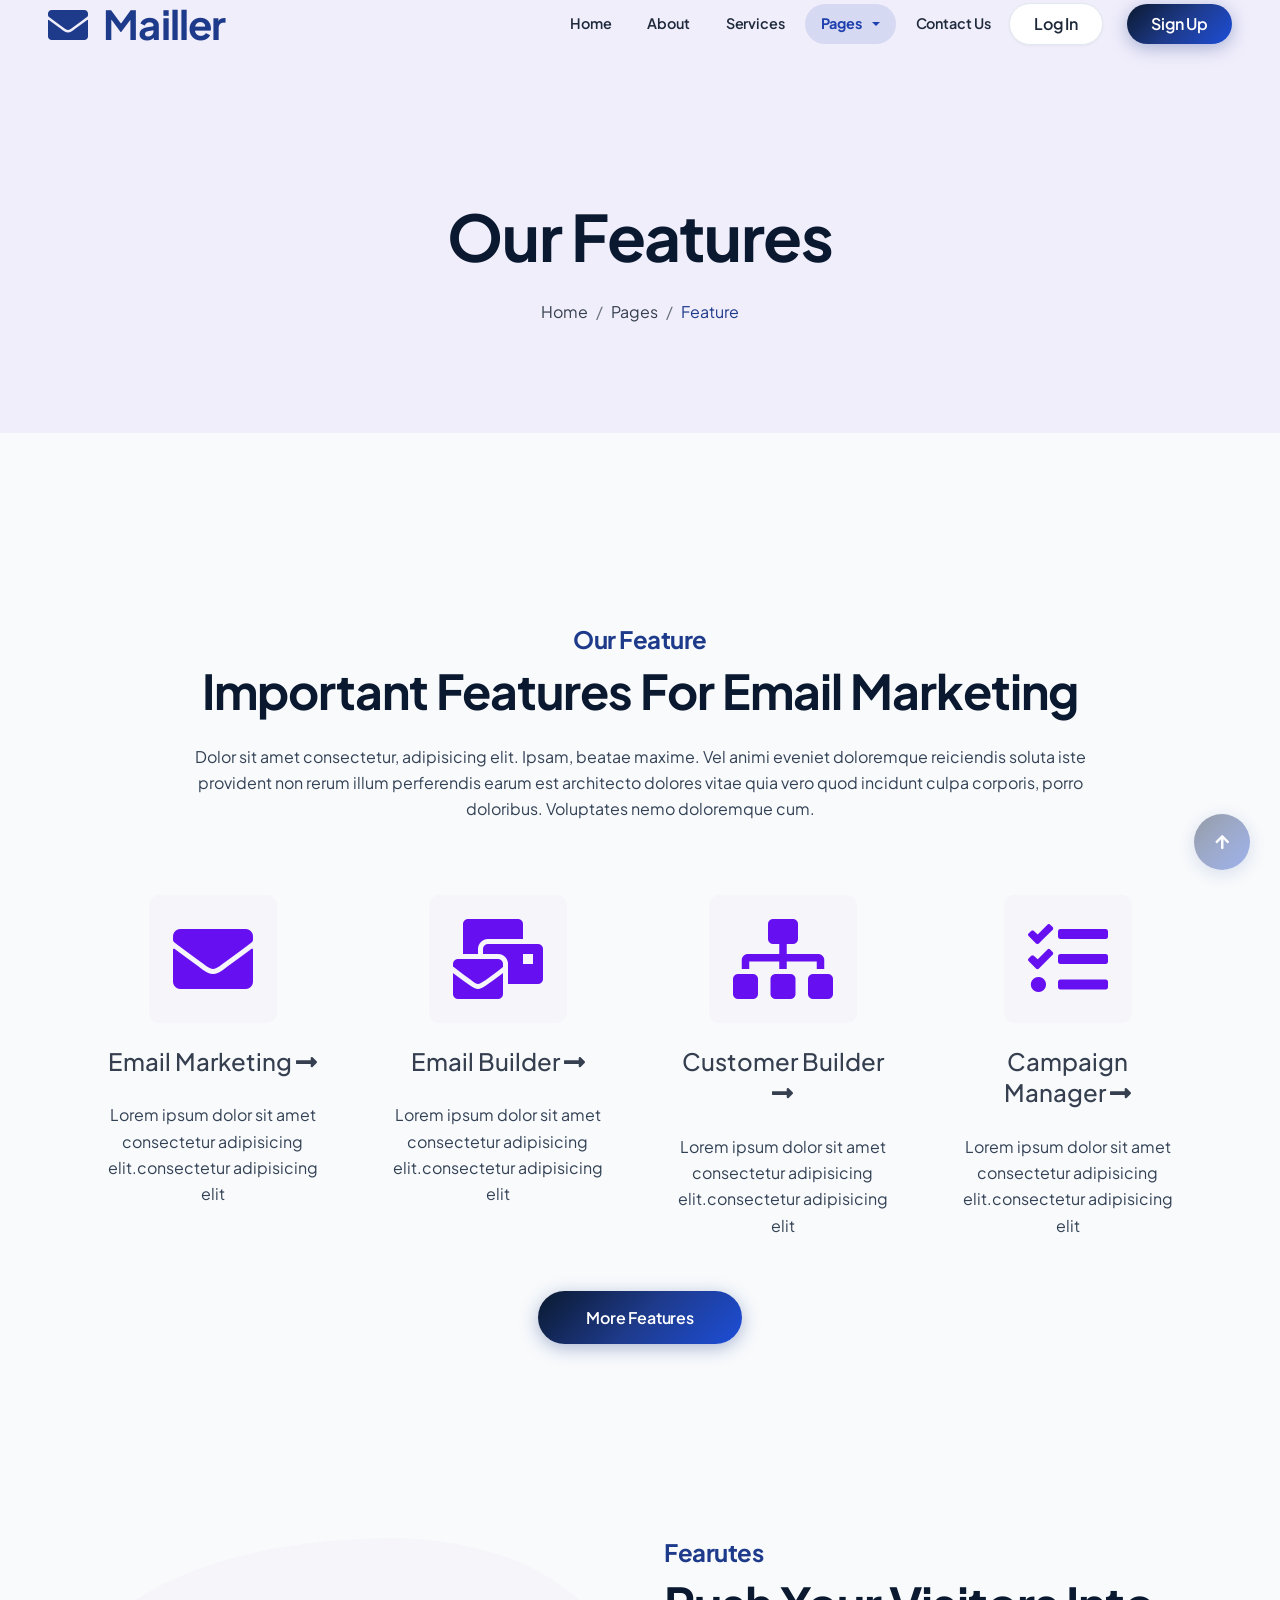
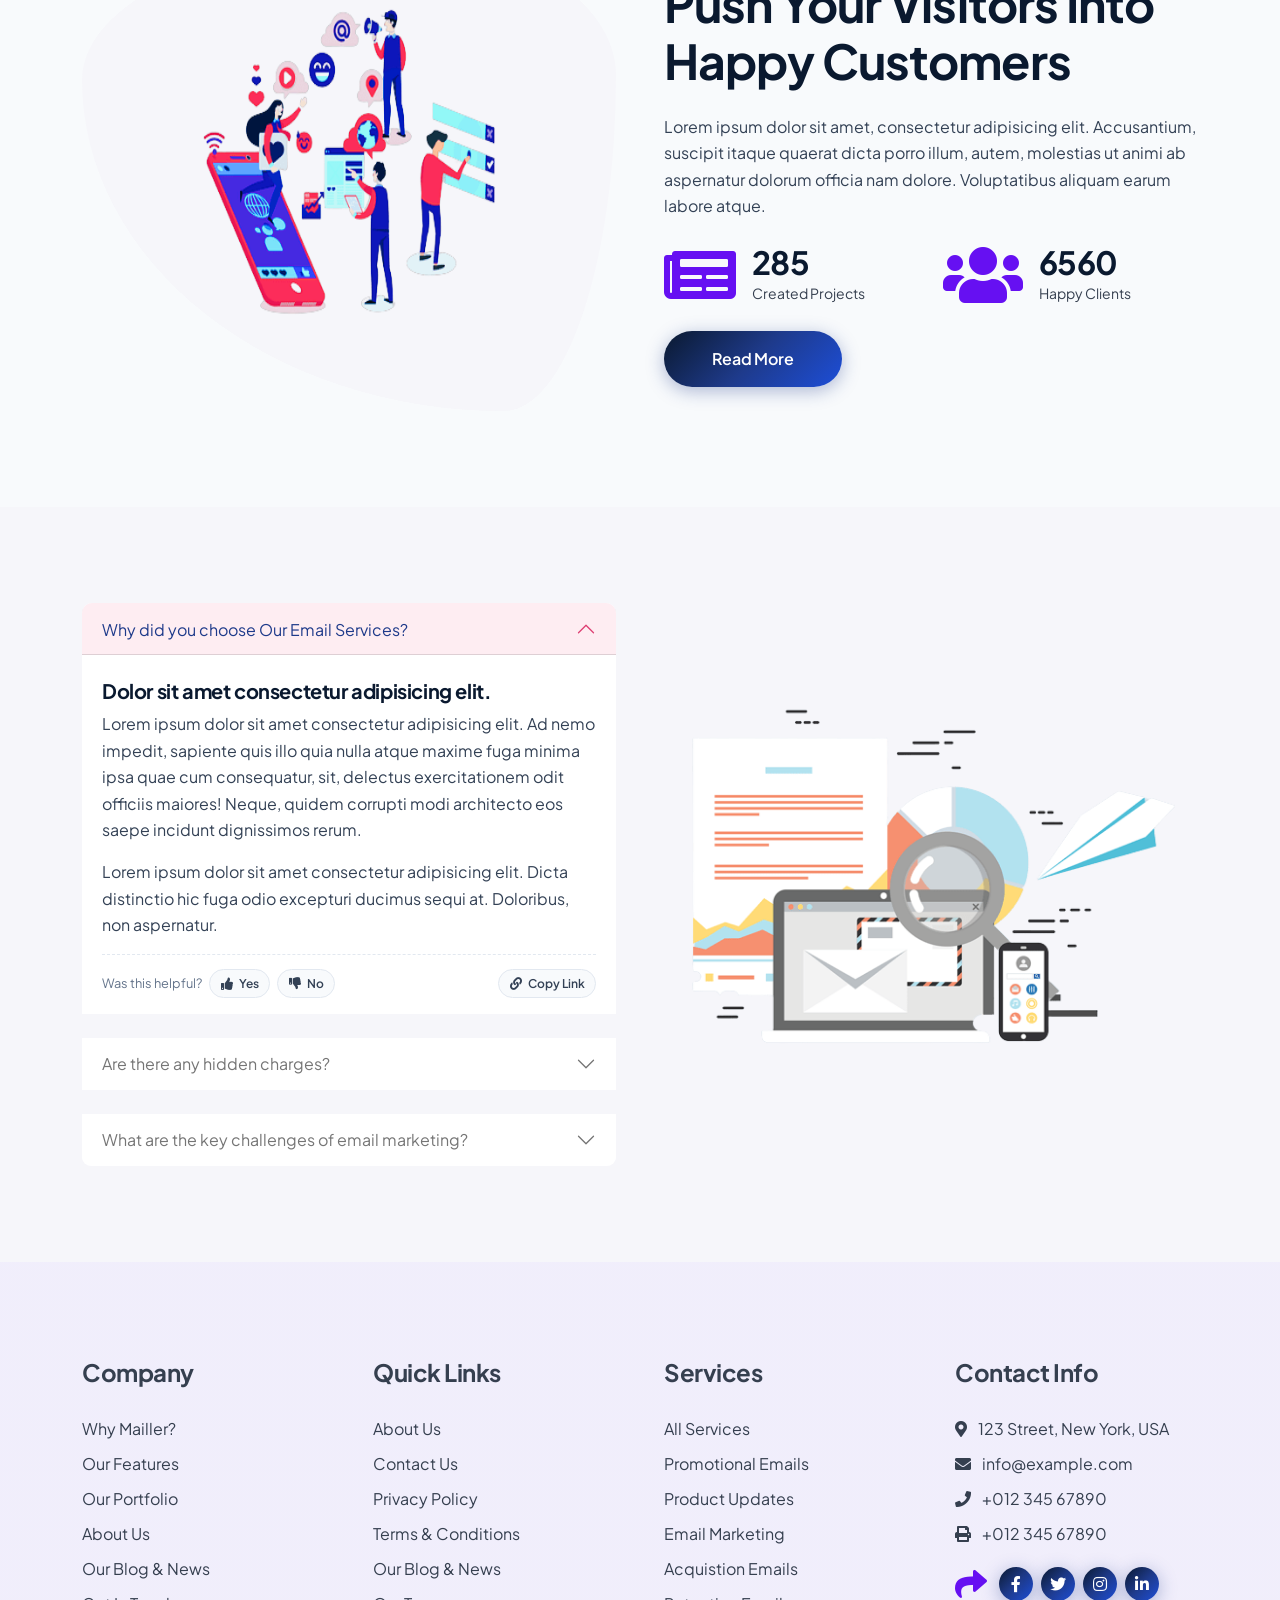
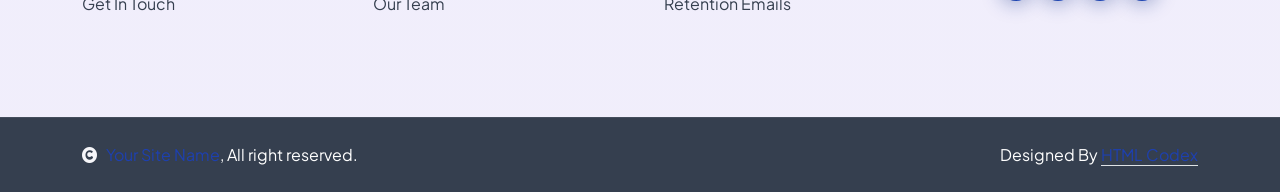
<file: feature.html>
<!DOCTYPE html>
<html lang="en">

    <head>
        <meta charset="utf-8">
        <title>Mailler - SaaS Website Template</title>
        <meta content="width=device-width, initial-scale=1.0" name="viewport">
        <meta content="" name="keywords">
        <meta content="" name="description">

        <!-- Google Web Fonts -->
        <link rel="preconnect" href="https://fonts.googleapis.com">
        <link rel="preconnect" href="https://fonts.gstatic.com" crossorigin>
        <link href="https://fonts.googleapis.com/css2?family=Plus+Jakarta+Sans:wght@500;600;700&family=Rubik:wght@400;500&display=swap" rel="stylesheet"> 

        <!-- Icon Font Stylesheet -->
        <link rel="stylesheet" href="https://use.fontawesome.com/releases/v5.15.4/css/all.css"/>
        <link href="https://cdn.jsdelivr.net/npm/bootstrap-icons@1.4.1/font/bootstrap-icons.css" rel="stylesheet">

        <!-- Libraries Stylesheet -->
        <link href="lib/animate/animate.min.css" rel="stylesheet">
        <link href="lib/owlcarousel/assets/owl.carousel.min.css" rel="stylesheet">
        <link href="lib/lightbox/css/lightbox.min.css" rel="stylesheet">


        <!-- Customized Bootstrap Stylesheet -->
        <link href="css/bootstrap.min.css" rel="stylesheet">

        <!-- Template Stylesheet -->
        <link href="css/style.css" rel="stylesheet">
    </head>

    <body>

        <!-- Spinner Start -->
        <div id="spinner" class="show bg-white position-fixed translate-middle w-100 vh-100 top-50 start-50 d-flex align-items-center justify-content-center">
            <div class="spinner-border text-primary" style="width: 3rem; height: 3rem;" role="status">
                <span class="sr-only">Loading...</span>
            </div>
        </div>
        <!-- Spinner End -->


        <!-- Navbar & Hero Start -->
        <div class="container-fluid p-0">
            <nav class="navbar navbar-expand-lg navbar-light bg-transparent px-4 px-lg-5 py-3 py-lg-0">
                <a href="index.html" class="navbar-brand p-0">
                    <h1 class="display-6 text-primary m-0"><i class="fas fa-envelope me-3"></i>Mailler</h1>
                    <!-- <img src="img/logo.png" alt="Logo"> -->
                </a>
                <button class="navbar-toggler" type="button" data-bs-toggle="collapse" data-bs-target="#navbarCollapse">
                    <span class="fa fa-bars"></span>
                </button>
                <div class="collapse navbar-collapse" id="navbarCollapse">
                    <div class="navbar-nav ms-auto py-0">
                        <a href="index.html" class="nav-item nav-link">Home</a>
                        <a href="about.html" class="nav-item nav-link">About</a>
                        <a href="service.html" class="nav-item nav-link">Services</a>
                        <div class="nav-item dropdown">
                            <a href="#" class="nav-link dropdown-toggle active" data-bs-toggle="dropdown">Pages</a>
                            <div class="dropdown-menu m-0">
                                <a href="feature.html" class="dropdown-item active">Features</a>
                                <a href="pricing.html" class="dropdown-item">Pricing</a>
                                <a href="blog.html" class="dropdown-item">Blog</a>
                                <a href="testimonial.html" class="dropdown-item">Testimonial</a>
                                <a href="404.html" class="dropdown-item">404 Page</a>
                            </div>
                        </div>
                        <a href="contact.html" class="nav-item nav-link">Contact Us</a>
                    </div>
                    <a href="#" class="btn btn-light border border-primary rounded-pill text-primary py-2 px-4 me-4">Log In</a>
                    <a href="#" class="btn btn-primary rounded-pill text-white py-2 px-4">Sign Up</a>
                </div>
            </nav>
        </div>
        <!-- Navbar & Hero End -->


         <!-- Header Start -->
         <div class="container-fluid bg-breadcrumb">
            <ul class="breadcrumb-animation">
                <li></li>
                <li></li>
                <li></li>
                <li></li>
                <li></li>
                <li></li>
                <li></li>
                <li></li>
                <li></li>
                <li></li>
            </ul>
            <div class="container text-center py-5" style="max-width: 900px;">
                <h3 class="display-3 mb-4 wow fadeInDown" data-wow-delay="0.1s">Our Features</h1>
                <ol class="breadcrumb justify-content-center mb-0 wow fadeInDown" data-wow-delay="0.3s">
                    <li class="breadcrumb-item"><a href="index.html">Home</a></li>
                    <li class="breadcrumb-item"><a href="#">Pages</a></li>
                    <li class="breadcrumb-item active text-primary">Feature</li>
                </ol>    
            </div>
        </div>
        <!-- Header End -->


        <!-- Feature Start -->
        <div class="container-fluid feature overflow-hidden py-5">
            <div class="container py-5">
                <div class="text-center mx-auto mb-5 wow fadeInUp" data-wow-delay="0.1s" style="max-width: 900px;">
                    <h4 class="text-primary">Our Feature</h4>
                    <h1 class="display-5 mb-4">Important Features For Email Marketing</h1>
                    <p class="mb-0">Dolor sit amet consectetur, adipisicing elit. Ipsam, beatae maxime. Vel animi eveniet doloremque reiciendis soluta iste provident non rerum illum perferendis earum est architecto dolores vitae quia vero quod incidunt culpa corporis, porro doloribus. Voluptates nemo doloremque cum.
                    </p>
                </div>
                <div class="row g-4 justify-content-center text-center mb-5">
                    <div class="col-md-6 col-lg-4 col-xl-3 wow fadeInUp" data-wow-delay="0.1s">
                        <div class="text-center p-4">
                            <div class="d-inline-block rounded bg-light p-4 mb-4"><i class="fas fa-envelope fa-5x text-secondary"></i></div>
                            <div class="feature-content">
                                <a href="#" class="h4">Email Marketing <i class="fa fa-long-arrow-alt-right"></i></a>
                                <p class="mt-4 mb-0">Lorem ipsum dolor sit amet consectetur adipisicing elit.consectetur adipisicing elit
                                </p>
                            </div>
                        </div>
                    </div>
                    <div class="col-md-6 col-lg-4 col-xl-3 wow fadeInUp" data-wow-delay="0.3s">
                        <div class="text-center p-4">
                            <div class="d-inline-block rounded bg-light p-4 mb-4"><i class="fas fa-mail-bulk fa-5x text-secondary"></i></div>
                            <div class="feature-content">
                                <a href="#" class="h4">Email Builder <i class="fa fa-long-arrow-alt-right"></i></a>
                                <p class="mt-4 mb-0">Lorem ipsum dolor sit amet consectetur adipisicing elit.consectetur adipisicing elit
                                </p>
                            </div>
                        </div>
                    </div>
                    <div class="col-md-6 col-lg-4 col-xl-3 wow fadeInUp" data-wow-delay="0.5s">
                        <div class="text-center rounded p-4">
                            <div class="d-inline-block rounded bg-light p-4 mb-4"><i class="fas fa-sitemap fa-5x text-secondary"></i></div>
                            <div class="feature-content">
                                <a href="#" class="h4">Customer Builder <i class="fa fa-long-arrow-alt-right"></i></a>
                                <p class="mt-4 mb-0">Lorem ipsum dolor sit amet consectetur adipisicing elit.consectetur adipisicing elit
                                </p>
                            </div>
                        </div>
                    </div>
                    <div class="col-md-6 col-lg-4 col-xl-3 wow fadeInUp" data-wow-delay="0.7s">
                        <div class="text-center rounded p-4">
                            <div class="d-inline-block rounded bg-light p-4 mb-4"><i class="fas fa-tasks fa-5x text-secondary"></i></div>
                            <div class="feature-content">
                                <a href="#" class="h4">Campaign Manager <i class="fa fa-long-arrow-alt-right"></i></a>
                                <p class="mt-4 mb-0">Lorem ipsum dolor sit amet consectetur adipisicing elit.consectetur adipisicing elit
                                </p>
                            </div>
                        </div>
                    </div>
                    <div class="col-12 wow fadeInUp" data-wow-delay="0.1s">
                        <div class="my-3">
                            <a href="#" class="btn btn-primary d-inline rounded-pill px-5 py-3">More Features</a>
                        </div>
                    </div>
                </div>
                <div class="row g-5 pt-5" style="margin-top: 6rem;">
                    <div class="col-lg-6 wow fadeInLeft" data-wow-delay="0.1s">
                        <div class="feature-img RotateMoveLeft h-100" style="object-fit: cover;">
                            <img src="img/features-1.png" class="img-fluid w-100 h-100" alt="">
                        </div>
                    </div>
                    <div class="col-lg-6 wow fadeInRight" data-wow-delay="0.1s">
                        <h4 class="text-primary">Fearutes</h4>
                        <h1 class="display-5 mb-4">Push Your Visitors Into Happy Customers</h1>
                        <p class="mb-4">Lorem ipsum dolor sit amet, consectetur adipisicing elit. Accusantium, suscipit itaque quaerat dicta porro illum, autem, molestias ut animi ab aspernatur dolorum officia nam dolore. Voluptatibus aliquam earum labore atque.
                        </p>
                        <div class="row g-4">
                            <div class="col-6">
                                <div class="d-flex">
                                    <i class="fas fa-newspaper fa-4x text-secondary"></i>
                                    <div class="d-flex flex-column ms-3">
                                        <h2 class="mb-0 fw-bold">285</h2>
                                        <small class="text-dark">Created Projects</small>
                                    </div>
                                </div>
                            </div>
                            <div class="col-6">
                                <div class="d-flex">
                                    <i class="fas fa-users fa-4x text-secondary"></i>
                                    <div class="d-flex flex-column ms-3">
                                        <h2 class="mb-0 fw-bold">6560</h2>
                                        <small class="text-dark">Happy Clients</small>
                                    </div>
                                </div>
                            </div>
                        </div>
                        <div class="my-4">
                            <a href="#" class="btn btn-primary rounded-pill py-3 px-5">Read More</a>
                        </div>
                    </div>
                </div>
            </div>
        </div>
        <!-- Feature End -->


        <!-- FAQ Start -->
        <div class="container-fluid FAQ bg-light overflow-hidden py-5">
            <div class="container py-5">
                <div class="row g-5 align-items-center">
                    <div class="col-lg-6 wow fadeInLeft" data-wow-delay="0.1s">
                       <div class="accordion" id="accordionExample">
                            <div class="accordion-item border-0 mb-4">
                                <h2 class="accordion-header" id="headingOne">
                                    <button class="accordion-button rounded-top" type="button" data-bs-toggle="collapse" data-bs-target="#collapseOne" aria-expanded="true" aria-controls="collapseTOne">
                                        Why did you choose Our Email Services?
                                    </button>
                                </h2>
                                <div id="collapseOne" class="accordion-collapse collapse show" aria-labelledby="headingOne" data-bs-parent="#accordionExample">
                                    <div class="accordion-body my-2">
                                        <h5>Dolor sit amet consectetur adipisicing elit.</h5>
                                        <p>Lorem ipsum dolor sit amet consectetur adipisicing elit. Ad nemo impedit, sapiente quis illo quia nulla atque maxime fuga minima ipsa quae cum consequatur, sit, delectus exercitationem odit officiis maiores! Neque, quidem corrupti modi architecto eos saepe incidunt dignissimos rerum.</p>
                                        <p>Lorem ipsum dolor sit amet consectetur adipisicing elit. Dicta distinctio hic fuga odio excepturi ducimus sequi at. Doloribus, non aspernatur.</p>
                                    </div>
                                </div>
                            </div>
                            <div class="accordion-item border-0 mb-4">
                                <h2 class="accordion-header" id="headingTwo">
                                    <button class="accordion-button collapsed rounded-top" type="button" data-bs-toggle="collapse" data-bs-target="#collapseTwo" aria-expanded="false" aria-controls="collapseTwo">
                                        Are there any hidden charges? 
                                    </button>
                                </h2>
                                <div id="collapseTwo" class="accordion-collapse collapse" aria-labelledby="headingTwo" data-bs-parent="#accordionExample">
                                    <div class="accordion-body my-2">
                                        <h5>Dolor sit amet consectetur adipisicing elit.</h5>
                                        <p>Lorem ipsum dolor sit amet consectetur adipisicing elit. Ad nemo impedit, sapiente quis illo quia nulla atque maxime fuga minima ipsa quae cum consequatur, sit, delectus exercitationem odit officiis maiores! Neque, quidem corrupti modi architecto eos saepe incidunt dignissimos rerum.</p>
                                        <p>Lorem ipsum dolor sit amet consectetur adipisicing elit. Dicta distinctio hic fuga odio excepturi ducimus sequi at. Doloribus, non aspernatur.</p>
                                    </div>
                                </div>
                            </div>
                            <div class="accordion-item border-0">
                                <h2 class="accordion-header" id="headingThree">
                                    <button class="accordion-button collapsed rounded-top" type="button" data-bs-toggle="collapse" data-bs-target="#collapseThree" aria-expanded="false" aria-controls="collapseThree">
                                        What are the key challenges of email marketing?
                                    </button>
                                </h2>
                                <div id="collapseThree" class="accordion-collapse collapse" aria-labelledby="headingThree" data-bs-parent="#accordionExample">
                                    <div class="accordion-body my-2">
                                        <h5>Dolor sit amet consectetur adipisicing elit.</h5>
                                        <p>Lorem ipsum dolor sit amet consectetur adipisicing elit. Ad nemo impedit, sapiente quis illo quia nulla atque maxime fuga minima ipsa quae cum consequatur, sit, delectus exercitationem odit officiis maiores! Neque, quidem corrupti modi architecto eos saepe incidunt dignissimos rerum.</p>
                                        <p>Lorem ipsum dolor sit amet consectetur adipisicing elit. Dicta distinctio hic fuga odio excepturi ducimus sequi at. Doloribus, non aspernatur.</p>
                                    </div>
                                </div>
                            </div>
                       </div>
                    </div>
                    <div class="col-lg-6 wow fadeInRight" data-wow-delay="0.3s">
                        <div class="FAQ-img RotateMoveRight rounded">
                            <img src="img/about-1.png" class="img-fluid w-100" alt="">
                        </div>
                    </div>
                </div>
            </div>
        </div>
        <!-- FAQ End -->


        <!-- Footer Start -->
        <div class="container-fluid footer py-5 wow fadeIn" data-wow-delay="0.2s">
            <div class="container py-5">
                <div class="row g-5">
                    <div class="col-md-6 col-lg-6 col-xl-3">
                        <div class="footer-item d-flex flex-column">
                            <h4 class="text-dark mb-4">Company</h4>
                            <a href=""> Why Mailler?</a>
                            <a href=""> Our Features</a>
                            <a href=""> Our Portfolio</a>
                            <a href=""> About Us</a>
                            <a href=""> Our Blog & News</a>
                            <a href=""> Get In Touch</a>
                        </div>
                    </div>
                    <div class="col-md-6 col-lg-6 col-xl-3">
                        <div class="footer-item d-flex flex-column">
                            <h4 class="mb-4 text-dark">Quick Links</h4>
                            <a href=""> About Us</a>
                            <a href=""> Contact Us</a>
                            <a href=""> Privacy Policy</a>
                            <a href=""> Terms & Conditions</a>
                            <a href=""> Our Blog & News</a>
                            <a href=""> Our Team</a>
                        </div>
                    </div>
                    <div class="col-md-6 col-lg-6 col-xl-3">
                        <div class="footer-item d-flex flex-column">
                            <h4 class="mb-4 text-dark">Services</h4>
                            <a href=""> All Services</a>
                            <a href=""> Promotional Emails</a>
                            <a href=""> Product Updates</a>
                            <a href=""> Email Marketing</a>
                            <a href=""> Acquistion Emails</a>
                            <a href=""> Retention Emails</a>
                        </div>
                    </div>
                    <div class="col-md-6 col-lg-6 col-xl-3">
                        <div class="footer-item d-flex flex-column">
                            <h4 class="mb-4 text-dark">Contact Info</h4>
                            <a href=""><i class="fa fa-map-marker-alt me-2"></i> 123 Street, New York, USA</a>
                            <a href=""><i class="fas fa-envelope me-2"></i> info@example.com</a>
                            <a href=""><i class="fas fa-phone me-2"></i> +012 345 67890</a>
                            <a href="" class="mb-3"><i class="fas fa-print me-2"></i> +012 345 67890</a>
                            <div class="d-flex align-items-center">
                                <i class="fas fa-share fa-2x text-secondary me-2"></i>
                                <a class="btn-square btn btn-primary rounded-circle mx-1" href=""><i class="fab fa-facebook-f"></i></a>
                                <a class="btn-square btn btn-primary rounded-circle mx-1" href=""><i class="fab fa-twitter"></i></a>
                                <a class="btn-square btn btn-primary rounded-circle mx-1" href=""><i class="fab fa-instagram"></i></a>
                                <a class="btn-square btn btn-primary rounded-circle mx-1" href=""><i class="fab fa-linkedin-in"></i></a>
                            </div>
                        </div>
                    </div>
                </div>
            </div>
        </div>
        <!-- Footer End -->

        
        <!-- Copyright Start -->
        <div class="container-fluid copyright py-4">
            <div class="container">
                <div class="row g-4 align-items-center">
                    <div class="col-md-6 text-center text-md-start mb-md-0">
                        <span class="text-white"><a href="#"><i class="fas fa-copyright text-light me-2"></i>Your Site Name</a>, All right reserved.</span>
                    </div>
                    <div class="col-md-6 text-center text-md-end text-white">
                        <!--/*** This template is free as long as you keep the below author’s credit link/attribution link/backlink. ***/-->
                        <!--/*** If you'd like to use the template without the below author’s credit link/attribution link/backlink, ***/-->
                        <!--/*** you can purchase the Credit Removal License from "https://htmlcodex.com/credit-removal". ***/-->
                        Designed By <a class="border-bottom" href="https://htmlcodex.com">HTML Codex</a>
                    </div>
                </div>
            </div>
        </div>
        <!-- Copyright End -->


        <!-- Back to Top -->
        <a href="#" class="btn btn-primary btn-lg-square back-to-top"><i class="fa fa-arrow-up"></i></a>   

        
    <!-- JavaScript Libraries -->
    <script src="https://ajax.googleapis.com/ajax/libs/jquery/3.6.4/jquery.min.js"></script>
    <script src="https://cdn.jsdelivr.net/npm/bootstrap@5.0.0/dist/js/bootstrap.bundle.min.js"></script>
    <script src="lib/wow/wow.min.js"></script>
    <script src="lib/easing/easing.min.js"></script>
    <script src="lib/waypoints/waypoints.min.js"></script>
    <script src="lib/counterup/counterup.min.js"></script>
    <script src="lib/owlcarousel/owl.carousel.min.js"></script>
    <script src="lib/lightbox/js/lightbox.min.js"></script>
    

    <!-- Template Javascript -->
    <script src="js/main.js"></script>
    </body>

</html>
</file>
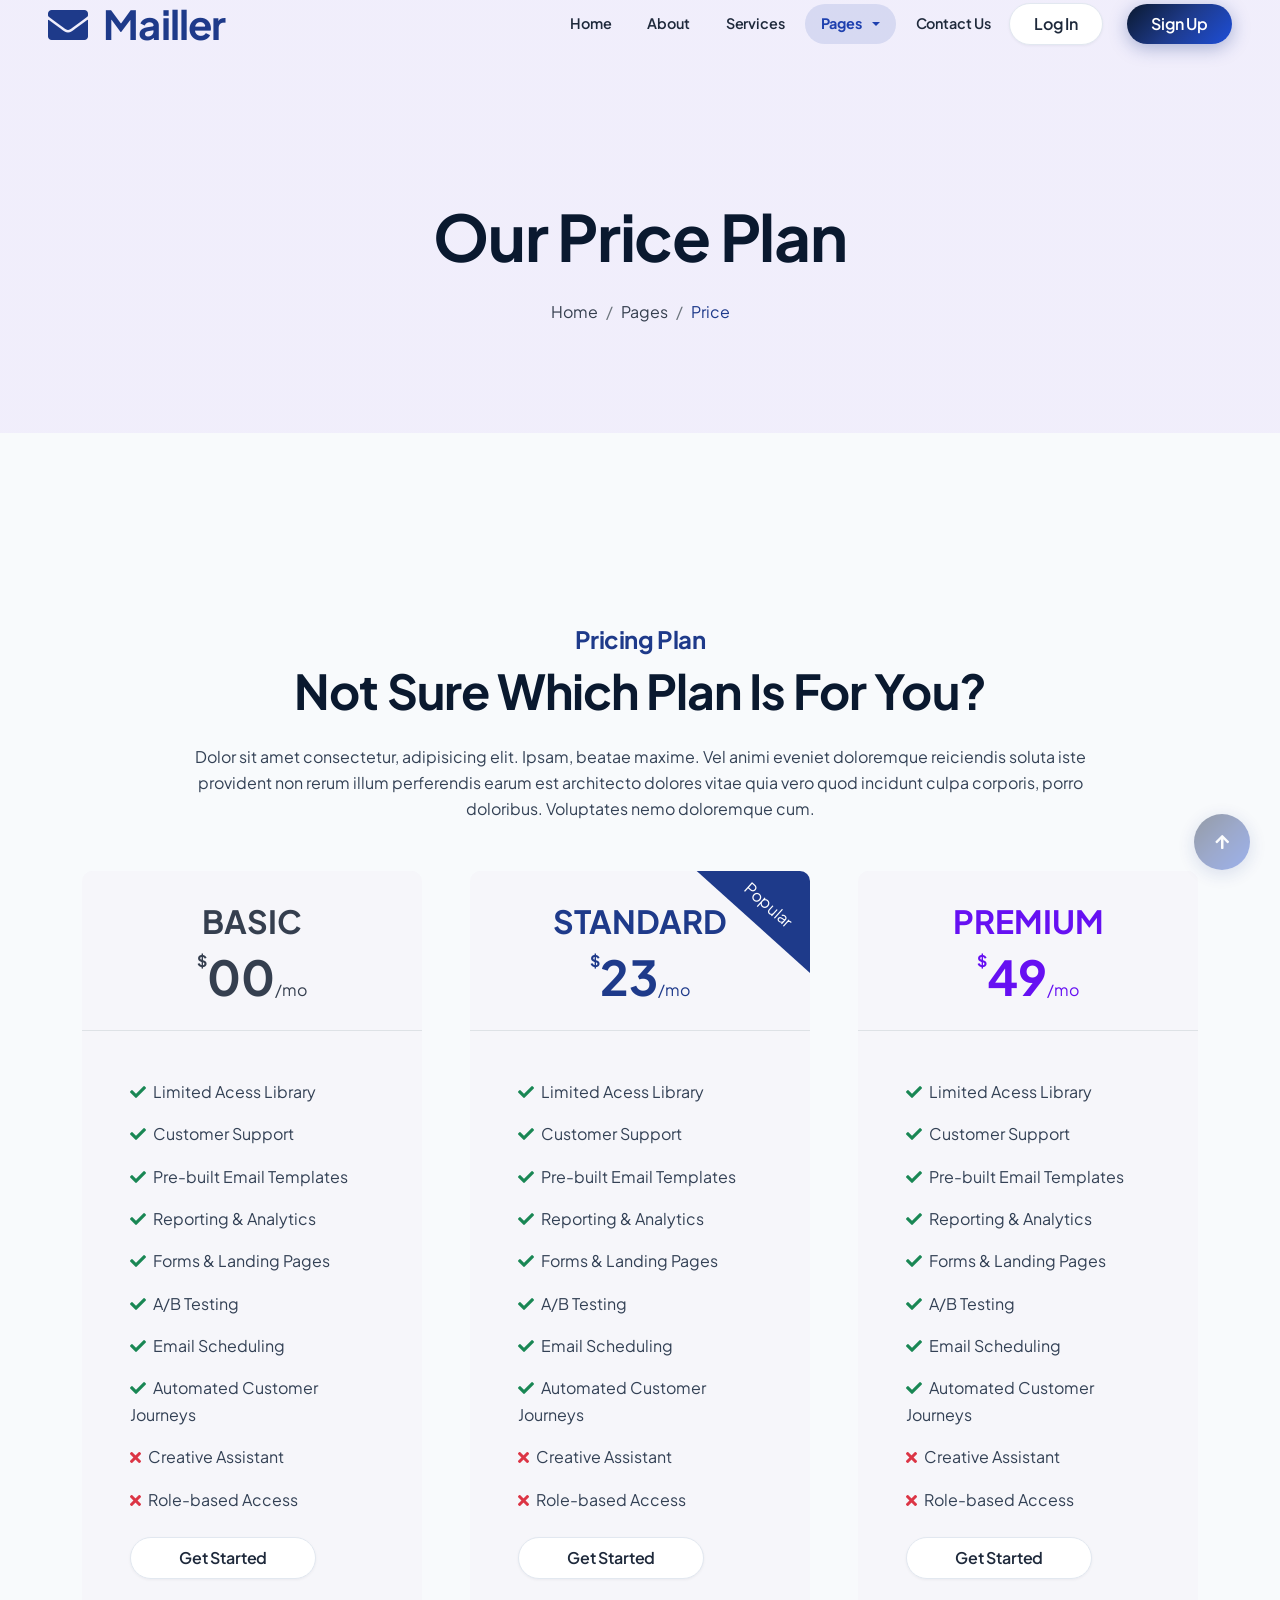
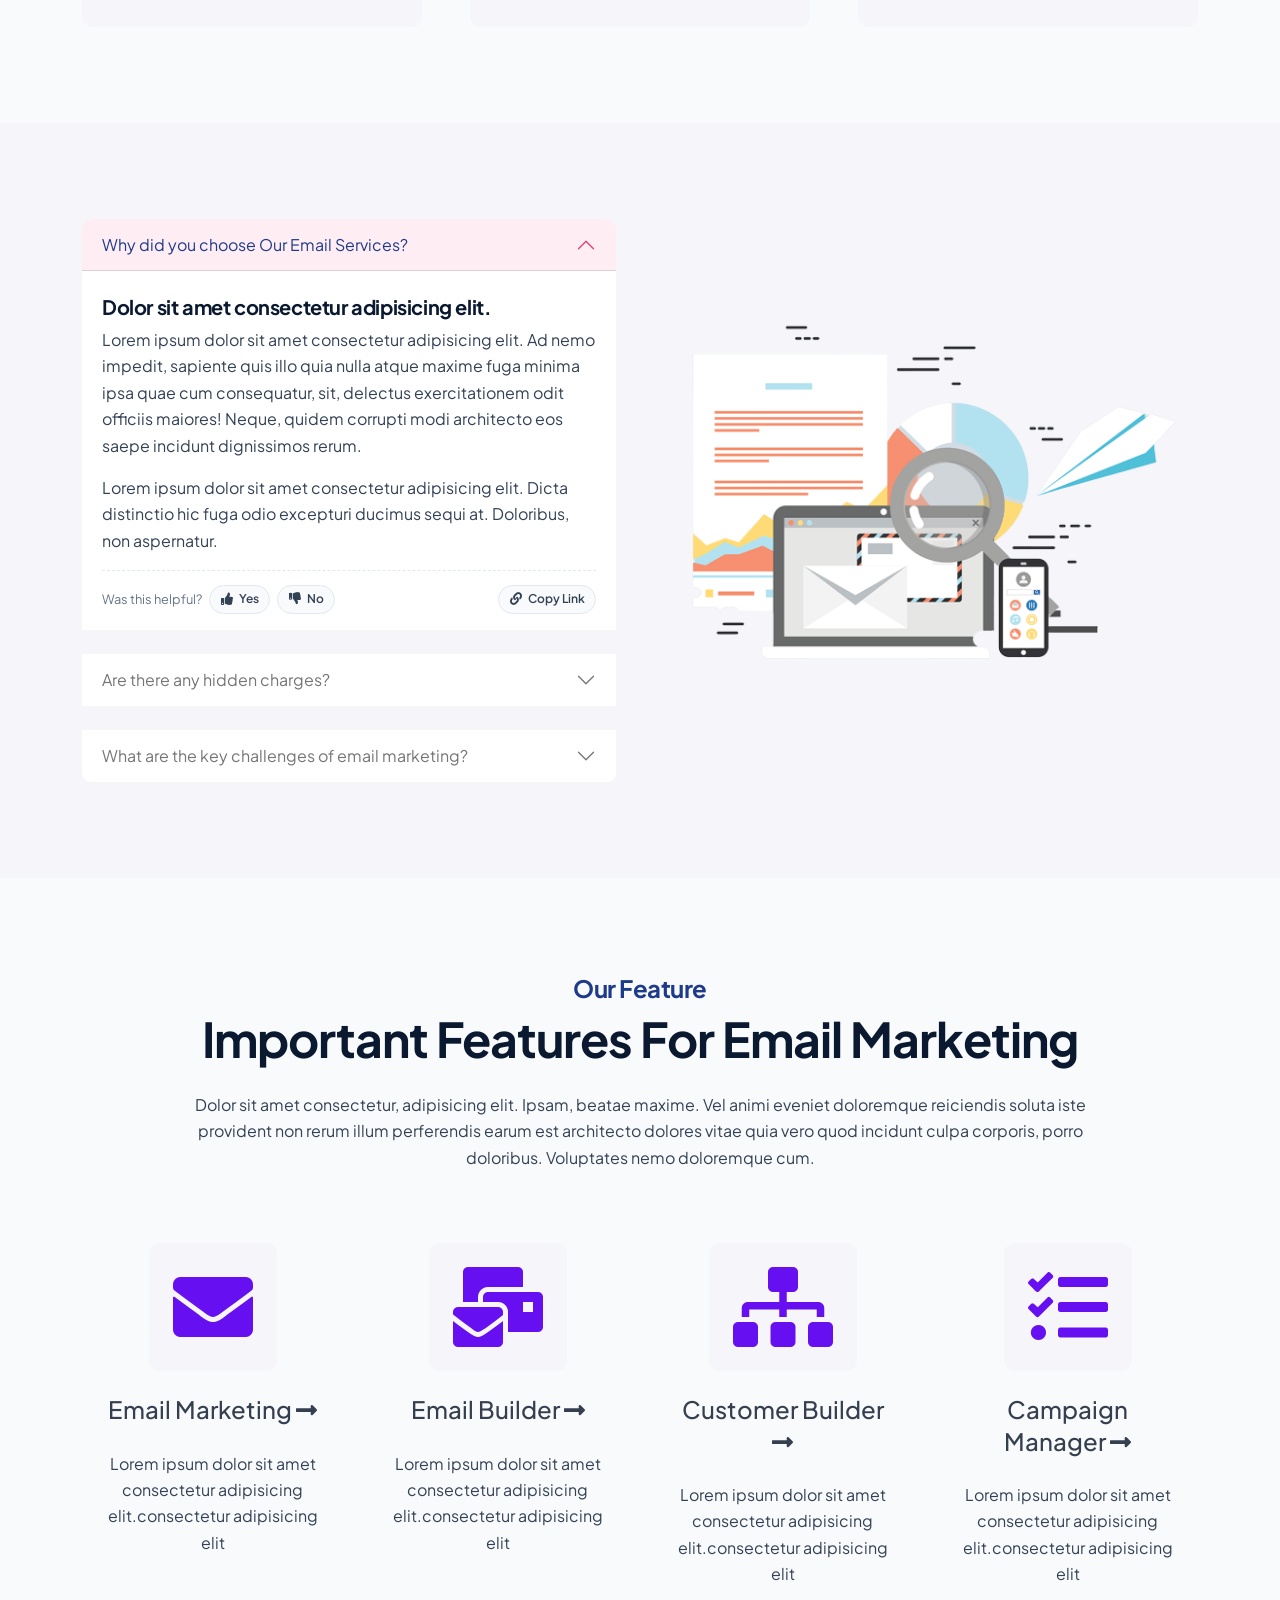
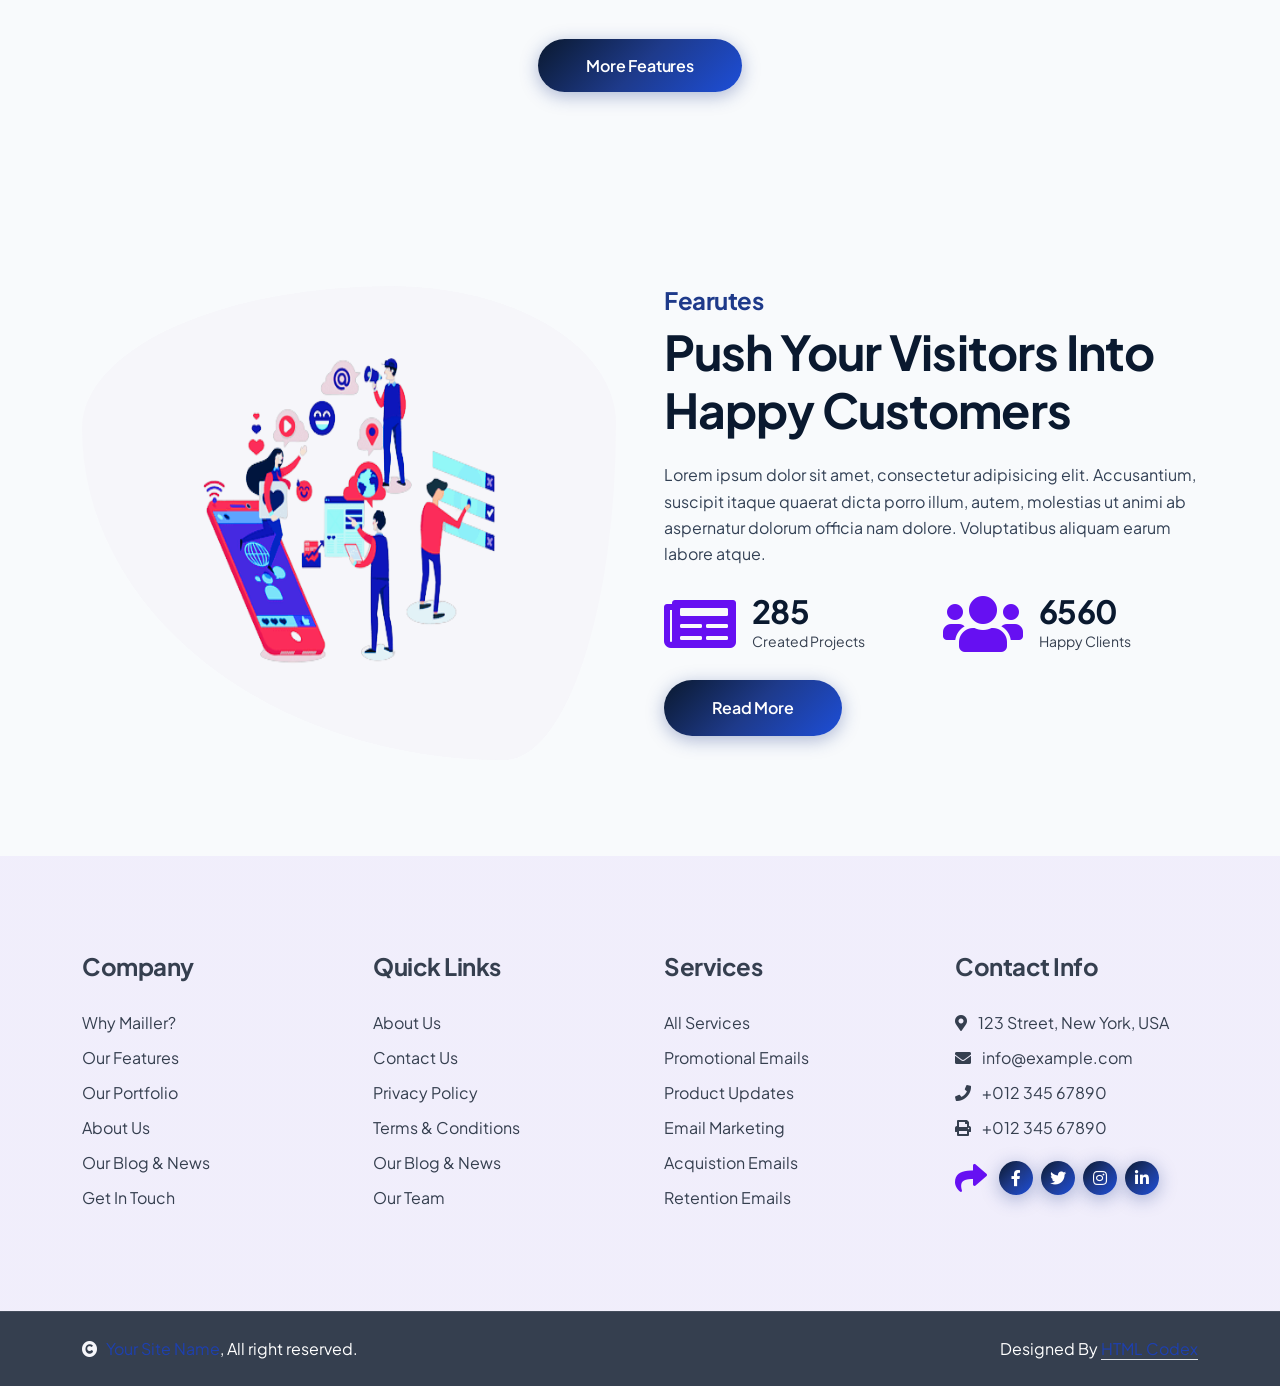
<file: pricing.html>
<!DOCTYPE html>
<html lang="en">

    <head>
        <meta charset="utf-8">
        <title>Mailler - SaaS Website Template</title>
        <meta content="width=device-width, initial-scale=1.0" name="viewport">
        <meta content="" name="keywords">
        <meta content="" name="description">

        <!-- Google Web Fonts -->
        <link rel="preconnect" href="https://fonts.googleapis.com">
        <link rel="preconnect" href="https://fonts.gstatic.com" crossorigin>
        <link href="https://fonts.googleapis.com/css2?family=Plus+Jakarta+Sans:wght@500;600;700&family=Rubik:wght@400;500&display=swap" rel="stylesheet"> 

        <!-- Icon Font Stylesheet -->
        <link rel="stylesheet" href="https://use.fontawesome.com/releases/v5.15.4/css/all.css"/>
        <link href="https://cdn.jsdelivr.net/npm/bootstrap-icons@1.4.1/font/bootstrap-icons.css" rel="stylesheet">

        <!-- Libraries Stylesheet -->
        <link href="lib/animate/animate.min.css" rel="stylesheet">
        <link href="lib/owlcarousel/assets/owl.carousel.min.css" rel="stylesheet">
        <link href="lib/lightbox/css/lightbox.min.css" rel="stylesheet">


        <!-- Customized Bootstrap Stylesheet -->
        <link href="css/bootstrap.min.css" rel="stylesheet">

        <!-- Template Stylesheet -->
        <link href="css/style.css" rel="stylesheet">
    </head>

    <body>

        <!-- Spinner Start -->
        <div id="spinner" class="show bg-white position-fixed translate-middle w-100 vh-100 top-50 start-50 d-flex align-items-center justify-content-center">
            <div class="spinner-border text-primary" style="width: 3rem; height: 3rem;" role="status">
                <span class="sr-only">Loading...</span>
            </div>
        </div>
        <!-- Spinner End -->


        <!-- Navbar & Hero Start -->
        <div class="container-fluid p-0">
            <nav class="navbar navbar-expand-lg navbar-light bg-transparent px-4 px-lg-5 py-3 py-lg-0">
                <a href="index.html" class="navbar-brand p-0">
                    <h1 class="display-6 text-primary m-0"><i class="fas fa-envelope me-3"></i>Mailler</h1>
                    <!-- <img src="img/logo.png" alt="Logo"> -->
                </a>
                <button class="navbar-toggler" type="button" data-bs-toggle="collapse" data-bs-target="#navbarCollapse">
                    <span class="fa fa-bars"></span>
                </button>
                <div class="collapse navbar-collapse" id="navbarCollapse">
                    <div class="navbar-nav ms-auto py-0">
                        <a href="index.html" class="nav-item nav-link">Home</a>
                        <a href="about.html" class="nav-item nav-link">About</a>
                        <a href="service.html" class="nav-item nav-link">Services</a>
                        <div class="nav-item dropdown">
                            <a href="#" class="nav-link dropdown-toggle active" data-bs-toggle="dropdown">Pages</a>
                            <div class="dropdown-menu m-0">
                                <a href="feature.html" class="dropdown-item">Features</a>
                                <a href="pricing.html" class="dropdown-item active">Pricing</a>
                                <a href="blog.html" class="dropdown-item">Blog</a>
                                <a href="testimonial.html" class="dropdown-item">Testimonial</a>
                                <a href="404.html" class="dropdown-item">404 Page</a>
                            </div>
                        </div>
                        <a href="contact.html" class="nav-item nav-link">Contact Us</a>
                    </div>
                    <a href="#" class="btn btn-light border border-primary rounded-pill text-primary py-2 px-4 me-4">Log In</a>
                    <a href="#" class="btn btn-primary rounded-pill text-white py-2 px-4">Sign Up</a>
                </div>
            </nav>
        </div>
        <!-- Navbar & Hero End -->


         <!-- Header Start -->
         <div class="container-fluid bg-breadcrumb">
            <ul class="breadcrumb-animation">
                <li></li>
                <li></li>
                <li></li>
                <li></li>
                <li></li>
                <li></li>
                <li></li>
                <li></li>
                <li></li>
                <li></li>
            </ul>
            <div class="container text-center py-5" style="max-width: 900px;">
                <h3 class="display-3 mb-4 wow fadeInDown" data-wow-delay="0.1s">Our Price Plan</h1>
                <ol class="breadcrumb justify-content-center mb-0 wow fadeInDown" data-wow-delay="0.3s">
                    <li class="breadcrumb-item"><a href="index.html">Home</a></li>
                    <li class="breadcrumb-item"><a href="#">Pages</a></li>
                    <li class="breadcrumb-item active text-primary">Price</li>
                </ol>    
            </div>
        </div>
        <!-- Header End -->


        <!-- Pricing Start -->
        <div class="container-fluid price py-5">
            <div class="container py-5">
                <div class="text-center mx-auto mb-5 wow fadeInUp" data-wow-delay="0.1s" style="max-width: 900px;">
                    <h4 class="text-primary">Pricing Plan</h4>
                    <h1 class="display-5 mb-4">Not Sure Which Plan Is For You?</h1>
                    <p class="mb-0">Dolor sit amet consectetur, adipisicing elit. Ipsam, beatae maxime. Vel animi eveniet doloremque reiciendis soluta iste provident non rerum illum perferendis earum est architecto dolores vitae quia vero quod incidunt culpa corporis, porro doloribus. Voluptates nemo doloremque cum.
                    </p>
                </div>
                <div class="row g-5 justify-content-center">
                    <div class="col-md-6 col-lg-6 col-xl-4 wow fadeInUp" data-wow-delay="0.1s">
                        <div class="price-item bg-light rounded text-center">
                            <div class="text-center text-dark border-bottom d-flex flex-column justify-content-center p-4" style="width: 100%; height: 160px;">
                                <p class="fs-2 fw-bold text-uppercase mb-0">BASIC</p>
                                <div class="d-flex justify-content-center">
                                    <strong class="align-self-start">$</strong>
                                    <p class="mb-0"><span class="display-5">00</span>/mo</p>
                                </div>                        
                            </div>
                            <div class="text-start p-5">
                                <p><i class="fas fa-check text-success me-1"></i> Limited Acess Library</p>
                                <p><i class="fas fa-check text-success me-1"></i> Customer Support</p>
                                <p><i class="fas fa-check text-success me-1"></i> Pre-built Email Templates</p>
                                <p><i class="fas fa-check text-success me-1"></i> Reporting & Analytics</p>
                                <p><i class="fas fa-check text-success me-1"></i> Forms & Landing Pages</p>
                                <p><i class="fas fa-check text-success me-1"></i> A/B Testing</p>
                                <p><i class="fas fa-check text-success me-1"></i> Email Scheduling</p>
                                <p><i class="fas fa-check text-success me-1"></i> Automated Customer Journeys</p>
                                <p><i class="fas fa-times text-danger me-1"></i> Creative Assistant</p>
                                <p class="mb-4"><i class="fas fa-times text-danger me-1"></i> Role-based Access</p>
                                <button class="btn btn-light rounded-pill py-2 px-5" type="button">Get Started</button>
                            </div>
                        </div>
                    </div>
                    <div class="col-md-6 col-lg-6 col-xl-4 wow fadeInUp" data-wow-delay="0.3s">
                        <div class="price-item bg-light rounded text-center">
                            <div class="pice-item-offer">Popular</div>
                            <div class="text-center text-primary border-bottom d-flex flex-column justify-content-center p-4" style="width: 100%; height: 160px;">
                                <p class="fs-2 fw-bold text-uppercase mb-0">Standard</p>
                                <div class="d-flex justify-content-center">
                                    <strong class="align-self-start">$</strong>
                                    <p class="mb-0"><span class="display-5">23</span>/mo</p>
                                </div>                        
                            </div>
                            <div class="text-start p-5">
                                <p><i class="fas fa-check text-success me-1"></i> Limited Acess Library</p>
                                <p><i class="fas fa-check text-success me-1"></i> Customer Support</p>
                                <p><i class="fas fa-check text-success me-1"></i> Pre-built Email Templates</p>
                                <p><i class="fas fa-check text-success me-1"></i> Reporting & Analytics</p>
                                <p><i class="fas fa-check text-success me-1"></i> Forms & Landing Pages</p>
                                <p><i class="fas fa-check text-success me-1"></i> A/B Testing</p>
                                <p><i class="fas fa-check text-success me-1"></i> Email Scheduling</p>
                                <p><i class="fas fa-check text-success me-1"></i> Automated Customer Journeys</p>
                                <p><i class="fas fa-times text-danger me-1"></i> Creative Assistant</p>
                                <p class="mb-4"><i class="fas fa-times text-danger me-1"></i> Role-based Access</p>
                                <button class="btn btn-light rounded-pill py-2 px-5" type="button">Get Started</button>
                            </div>
                        </div>
                    </div>
                    <div class="col-md-6 col-lg-6 col-xl-4 wow fadeInUp" data-wow-delay="0.5s">
                        <div class="price-item bg-light rounded text-center">
                            <div class="text-center text-secondary border-bottom d-flex flex-column justify-content-center p-4" style="width: 100%; height: 160px;">
                                <p class="fs-2 fw-bold text-uppercase mb-0">Premium</p>
                                <div class="d-flex justify-content-center">
                                    <strong class="align-self-start">$</strong>
                                    <p class="mb-0"><span class="display-5">49</span>/mo</p>
                                </div>                        
                            </div>
                            <div class="text-start p-5">
                                <p><i class="fas fa-check text-success me-1"></i> Limited Acess Library</p>
                                <p><i class="fas fa-check text-success me-1"></i> Customer Support</p>
                                <p><i class="fas fa-check text-success me-1"></i> Pre-built Email Templates</p>
                                <p><i class="fas fa-check text-success me-1"></i> Reporting & Analytics</p>
                                <p><i class="fas fa-check text-success me-1"></i> Forms & Landing Pages</p>
                                <p><i class="fas fa-check text-success me-1"></i> A/B Testing</p>
                                <p><i class="fas fa-check text-success me-1"></i> Email Scheduling</p>
                                <p><i class="fas fa-check text-success me-1"></i> Automated Customer Journeys</p>
                                <p><i class="fas fa-times text-danger me-1"></i> Creative Assistant</p>
                                <p class="mb-4"><i class="fas fa-times text-danger me-1"></i> Role-based Access</p>
                                <button class="btn btn-light rounded-pill py-2 px-5" type="button">Get Started</button>
                            </div>
                        </div>
                    </div>
                </div>
            </div>
        </div>
        <!-- Pricing End -->


        <!-- FAQ Start -->
        <div class="container-fluid FAQ bg-light overflow-hidden py-5">
            <div class="container py-5">
                <div class="row g-5 align-items-center">
                    <div class="col-lg-6 wow fadeInLeft" data-wow-delay="0.1s">
                       <div class="accordion" id="accordionExample">
                            <div class="accordion-item border-0 mb-4">
                                <h2 class="accordion-header" id="headingOne">
                                    <button class="accordion-button rounded-top" type="button" data-bs-toggle="collapse" data-bs-target="#collapseOne" aria-expanded="true" aria-controls="collapseTOne">
                                        Why did you choose Our Email Services?
                                    </button>
                                </h2>
                                <div id="collapseOne" class="accordion-collapse collapse show" aria-labelledby="headingOne" data-bs-parent="#accordionExample">
                                    <div class="accordion-body my-2">
                                        <h5>Dolor sit amet consectetur adipisicing elit.</h5>
                                        <p>Lorem ipsum dolor sit amet consectetur adipisicing elit. Ad nemo impedit, sapiente quis illo quia nulla atque maxime fuga minima ipsa quae cum consequatur, sit, delectus exercitationem odit officiis maiores! Neque, quidem corrupti modi architecto eos saepe incidunt dignissimos rerum.</p>
                                        <p>Lorem ipsum dolor sit amet consectetur adipisicing elit. Dicta distinctio hic fuga odio excepturi ducimus sequi at. Doloribus, non aspernatur.</p>
                                    </div>
                                </div>
                            </div>
                            <div class="accordion-item border-0 mb-4">
                                <h2 class="accordion-header" id="headingTwo">
                                    <button class="accordion-button collapsed rounded-top" type="button" data-bs-toggle="collapse" data-bs-target="#collapseTwo" aria-expanded="false" aria-controls="collapseTwo">
                                        Are there any hidden charges? 
                                    </button>
                                </h2>
                                <div id="collapseTwo" class="accordion-collapse collapse" aria-labelledby="headingTwo" data-bs-parent="#accordionExample">
                                    <div class="accordion-body my-2">
                                        <h5>Dolor sit amet consectetur adipisicing elit.</h5>
                                        <p>Lorem ipsum dolor sit amet consectetur adipisicing elit. Ad nemo impedit, sapiente quis illo quia nulla atque maxime fuga minima ipsa quae cum consequatur, sit, delectus exercitationem odit officiis maiores! Neque, quidem corrupti modi architecto eos saepe incidunt dignissimos rerum.</p>
                                        <p>Lorem ipsum dolor sit amet consectetur adipisicing elit. Dicta distinctio hic fuga odio excepturi ducimus sequi at. Doloribus, non aspernatur.</p>
                                    </div>
                                </div>
                            </div>
                            <div class="accordion-item border-0">
                                <h2 class="accordion-header" id="headingThree">
                                    <button class="accordion-button collapsed rounded-top" type="button" data-bs-toggle="collapse" data-bs-target="#collapseThree" aria-expanded="false" aria-controls="collapseThree">
                                        What are the key challenges of email marketing?
                                    </button>
                                </h2>
                                <div id="collapseThree" class="accordion-collapse collapse" aria-labelledby="headingThree" data-bs-parent="#accordionExample">
                                    <div class="accordion-body my-2">
                                        <h5>Dolor sit amet consectetur adipisicing elit.</h5>
                                        <p>Lorem ipsum dolor sit amet consectetur adipisicing elit. Ad nemo impedit, sapiente quis illo quia nulla atque maxime fuga minima ipsa quae cum consequatur, sit, delectus exercitationem odit officiis maiores! Neque, quidem corrupti modi architecto eos saepe incidunt dignissimos rerum.</p>
                                        <p>Lorem ipsum dolor sit amet consectetur adipisicing elit. Dicta distinctio hic fuga odio excepturi ducimus sequi at. Doloribus, non aspernatur.</p>
                                    </div>
                                </div>
                            </div>
                       </div>
                    </div>
                    <div class="col-lg-6 wow fadeInRight" data-wow-delay="0.3s">
                        <div class="FAQ-img RotateMoveRight rounded">
                            <img src="img/about-1.png" class="img-fluid w-100" alt="">
                        </div>
                    </div>
                </div>
            </div>
        </div>
        <!-- FAQ End -->


        <!-- Feature Start -->
        <div class="container-fluid feature overflow-hidden py-5">
            <div class="container py-5">
                <div class="text-center mx-auto mb-5 wow fadeInUp" data-wow-delay="0.1s" style="max-width: 900px;">
                    <h4 class="text-primary">Our Feature</h4>
                    <h1 class="display-5 mb-4">Important Features For Email Marketing</h1>
                    <p class="mb-0">Dolor sit amet consectetur, adipisicing elit. Ipsam, beatae maxime. Vel animi eveniet doloremque reiciendis soluta iste provident non rerum illum perferendis earum est architecto dolores vitae quia vero quod incidunt culpa corporis, porro doloribus. Voluptates nemo doloremque cum.
                    </p>
                </div>
                <div class="row g-4 justify-content-center text-center mb-5">
                    <div class="col-md-6 col-lg-4 col-xl-3 wow fadeInUp" data-wow-delay="0.1s">
                        <div class="text-center p-4">
                            <div class="d-inline-block rounded bg-light p-4 mb-4"><i class="fas fa-envelope fa-5x text-secondary"></i></div>
                            <div class="feature-content">
                                <a href="#" class="h4">Email Marketing <i class="fa fa-long-arrow-alt-right"></i></a>
                                <p class="mt-4 mb-0">Lorem ipsum dolor sit amet consectetur adipisicing elit.consectetur adipisicing elit
                                </p>
                            </div>
                        </div>
                    </div>
                    <div class="col-md-6 col-lg-4 col-xl-3 wow fadeInUp" data-wow-delay="0.3s">
                        <div class="text-center p-4">
                            <div class="d-inline-block rounded bg-light p-4 mb-4"><i class="fas fa-mail-bulk fa-5x text-secondary"></i></div>
                            <div class="feature-content">
                                <a href="#" class="h4">Email Builder <i class="fa fa-long-arrow-alt-right"></i></a>
                                <p class="mt-4 mb-0">Lorem ipsum dolor sit amet consectetur adipisicing elit.consectetur adipisicing elit
                                </p>
                            </div>
                        </div>
                    </div>
                    <div class="col-md-6 col-lg-4 col-xl-3 wow fadeInUp" data-wow-delay="0.5s">
                        <div class="text-center rounded p-4">
                            <div class="d-inline-block rounded bg-light p-4 mb-4"><i class="fas fa-sitemap fa-5x text-secondary"></i></div>
                            <div class="feature-content">
                                <a href="#" class="h4">Customer Builder <i class="fa fa-long-arrow-alt-right"></i></a>
                                <p class="mt-4 mb-0">Lorem ipsum dolor sit amet consectetur adipisicing elit.consectetur adipisicing elit
                                </p>
                            </div>
                        </div>
                    </div>
                    <div class="col-md-6 col-lg-4 col-xl-3 wow fadeInUp" data-wow-delay="0.7s">
                        <div class="text-center rounded p-4">
                            <div class="d-inline-block rounded bg-light p-4 mb-4"><i class="fas fa-tasks fa-5x text-secondary"></i></div>
                            <div class="feature-content">
                                <a href="#" class="h4">Campaign Manager <i class="fa fa-long-arrow-alt-right"></i></a>
                                <p class="mt-4 mb-0">Lorem ipsum dolor sit amet consectetur adipisicing elit.consectetur adipisicing elit
                                </p>
                            </div>
                        </div>
                    </div>
                    <div class="col-12 wow fadeInUp" data-wow-delay="0.1s">
                        <div class="my-3">
                            <a href="#" class="btn btn-primary d-inline rounded-pill px-5 py-3">More Features</a>
                        </div>
                    </div>
                </div>
                <div class="row g-5 pt-5" style="margin-top: 6rem;">
                    <div class="col-lg-6 wow fadeInLeft" data-wow-delay="0.1s">
                        <div class="feature-img RotateMoveLeft h-100" style="object-fit: cover;">
                            <img src="img/features-1.png" class="img-fluid w-100 h-100" alt="">
                        </div>
                    </div>
                    <div class="col-lg-6 wow fadeInRight" data-wow-delay="0.1s">
                        <h4 class="text-primary">Fearutes</h4>
                        <h1 class="display-5 mb-4">Push Your Visitors Into Happy Customers</h1>
                        <p class="mb-4">Lorem ipsum dolor sit amet, consectetur adipisicing elit. Accusantium, suscipit itaque quaerat dicta porro illum, autem, molestias ut animi ab aspernatur dolorum officia nam dolore. Voluptatibus aliquam earum labore atque.
                        </p>
                        <div class="row g-4">
                            <div class="col-6">
                                <div class="d-flex">
                                    <i class="fas fa-newspaper fa-4x text-secondary"></i>
                                    <div class="d-flex flex-column ms-3">
                                        <h2 class="mb-0 fw-bold">285</h2>
                                        <small class="text-dark">Created Projects</small>
                                    </div>
                                </div>
                            </div>
                            <div class="col-6">
                                <div class="d-flex">
                                    <i class="fas fa-users fa-4x text-secondary"></i>
                                    <div class="d-flex flex-column ms-3">
                                        <h2 class="mb-0 fw-bold">6560</h2>
                                        <small class="text-dark">Happy Clients</small>
                                    </div>
                                </div>
                            </div>
                        </div>
                        <div class="my-4">
                            <a href="#" class="btn btn-primary rounded-pill py-3 px-5">Read More</a>
                        </div>
                    </div>
                </div>
            </div>
        </div>
        <!-- Feature End -->


        <!-- Footer Start -->
        <div class="container-fluid footer py-5 wow fadeIn" data-wow-delay="0.2s">
            <div class="container py-5">
                <div class="row g-5">
                    <div class="col-md-6 col-lg-6 col-xl-3">
                        <div class="footer-item d-flex flex-column">
                            <h4 class="text-dark mb-4">Company</h4>
                            <a href=""> Why Mailler?</a>
                            <a href=""> Our Features</a>
                            <a href=""> Our Portfolio</a>
                            <a href=""> About Us</a>
                            <a href=""> Our Blog & News</a>
                            <a href=""> Get In Touch</a>
                        </div>
                    </div>
                    <div class="col-md-6 col-lg-6 col-xl-3">
                        <div class="footer-item d-flex flex-column">
                            <h4 class="mb-4 text-dark">Quick Links</h4>
                            <a href=""> About Us</a>
                            <a href=""> Contact Us</a>
                            <a href=""> Privacy Policy</a>
                            <a href=""> Terms & Conditions</a>
                            <a href=""> Our Blog & News</a>
                            <a href=""> Our Team</a>
                        </div>
                    </div>
                    <div class="col-md-6 col-lg-6 col-xl-3">
                        <div class="footer-item d-flex flex-column">
                            <h4 class="mb-4 text-dark">Services</h4>
                            <a href=""> All Services</a>
                            <a href=""> Promotional Emails</a>
                            <a href=""> Product Updates</a>
                            <a href=""> Email Marketing</a>
                            <a href=""> Acquistion Emails</a>
                            <a href=""> Retention Emails</a>
                        </div>
                    </div>
                    <div class="col-md-6 col-lg-6 col-xl-3">
                        <div class="footer-item d-flex flex-column">
                            <h4 class="mb-4 text-dark">Contact Info</h4>
                            <a href=""><i class="fa fa-map-marker-alt me-2"></i> 123 Street, New York, USA</a>
                            <a href=""><i class="fas fa-envelope me-2"></i> info@example.com</a>
                            <a href=""><i class="fas fa-phone me-2"></i> +012 345 67890</a>
                            <a href="" class="mb-3"><i class="fas fa-print me-2"></i> +012 345 67890</a>
                            <div class="d-flex align-items-center">
                                <i class="fas fa-share fa-2x text-secondary me-2"></i>
                                <a class="btn-square btn btn-primary rounded-circle mx-1" href=""><i class="fab fa-facebook-f"></i></a>
                                <a class="btn-square btn btn-primary rounded-circle mx-1" href=""><i class="fab fa-twitter"></i></a>
                                <a class="btn-square btn btn-primary rounded-circle mx-1" href=""><i class="fab fa-instagram"></i></a>
                                <a class="btn-square btn btn-primary rounded-circle mx-1" href=""><i class="fab fa-linkedin-in"></i></a>
                            </div>
                        </div>
                    </div>
                </div>
            </div>
        </div>
        <!-- Footer End -->

        
        <!-- Copyright Start -->
        <div class="container-fluid copyright py-4">
            <div class="container">
                <div class="row g-4 align-items-center">
                    <div class="col-md-6 text-center text-md-start mb-md-0">
                        <span class="text-white"><a href="#"><i class="fas fa-copyright text-light me-2"></i>Your Site Name</a>, All right reserved.</span>
                    </div>
                    <div class="col-md-6 text-center text-md-end text-white">
                        <!--/*** This template is free as long as you keep the below author’s credit link/attribution link/backlink. ***/-->
                        <!--/*** If you'd like to use the template without the below author’s credit link/attribution link/backlink, ***/-->
                        <!--/*** you can purchase the Credit Removal License from "https://htmlcodex.com/credit-removal". ***/-->
                        Designed By <a class="border-bottom" href="https://htmlcodex.com">HTML Codex</a>
                    </div>
                </div>
            </div>
        </div>
        <!-- Copyright End -->


        <!-- Back to Top -->
        <a href="#" class="btn btn-primary btn-lg-square back-to-top"><i class="fa fa-arrow-up"></i></a>   

        
    <!-- JavaScript Libraries -->
    <script src="https://ajax.googleapis.com/ajax/libs/jquery/3.6.4/jquery.min.js"></script>
    <script src="https://cdn.jsdelivr.net/npm/bootstrap@5.0.0/dist/js/bootstrap.bundle.min.js"></script>
    <script src="lib/wow/wow.min.js"></script>
    <script src="lib/easing/easing.min.js"></script>
    <script src="lib/waypoints/waypoints.min.js"></script>
    <script src="lib/counterup/counterup.min.js"></script>
    <script src="lib/owlcarousel/owl.carousel.min.js"></script>
    <script src="lib/lightbox/js/lightbox.min.js"></script>
    

    <!-- Template Javascript -->
    <script src="js/main.js"></script>
    </body>

</html>
</file>
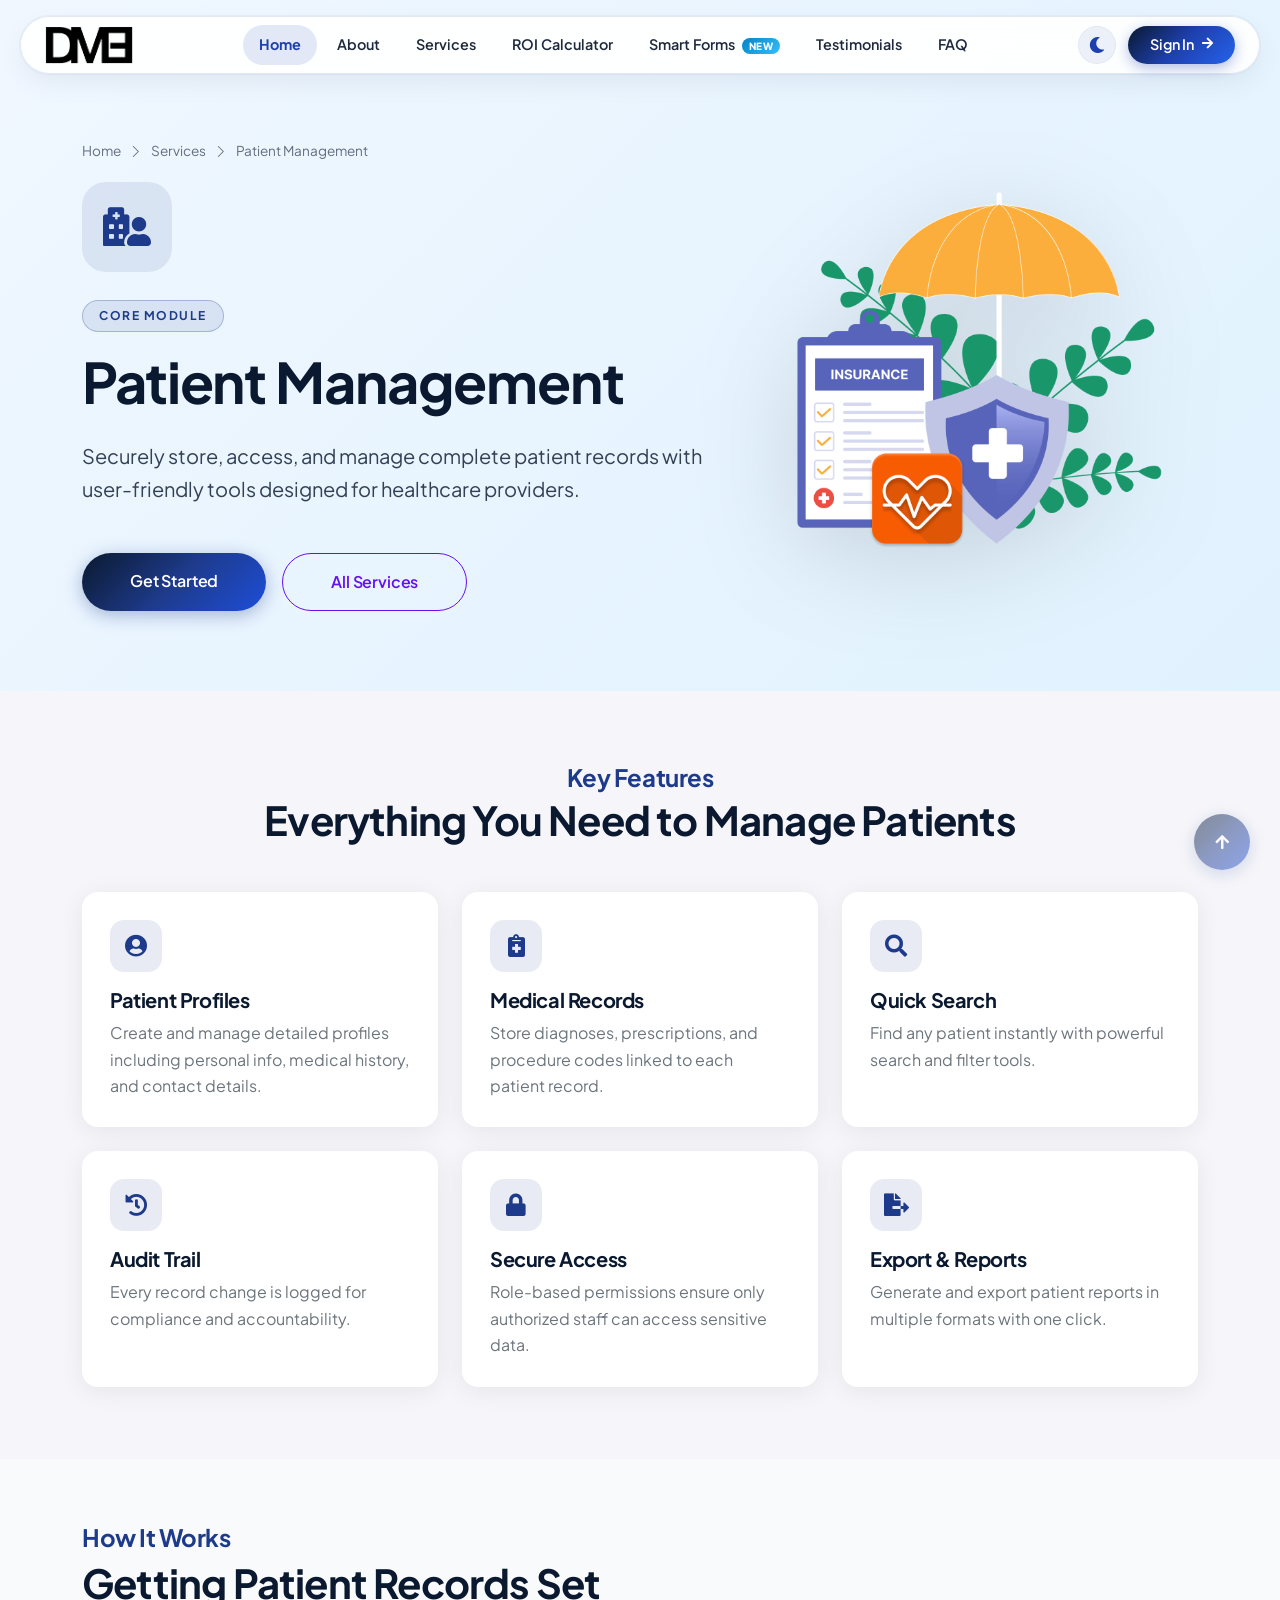
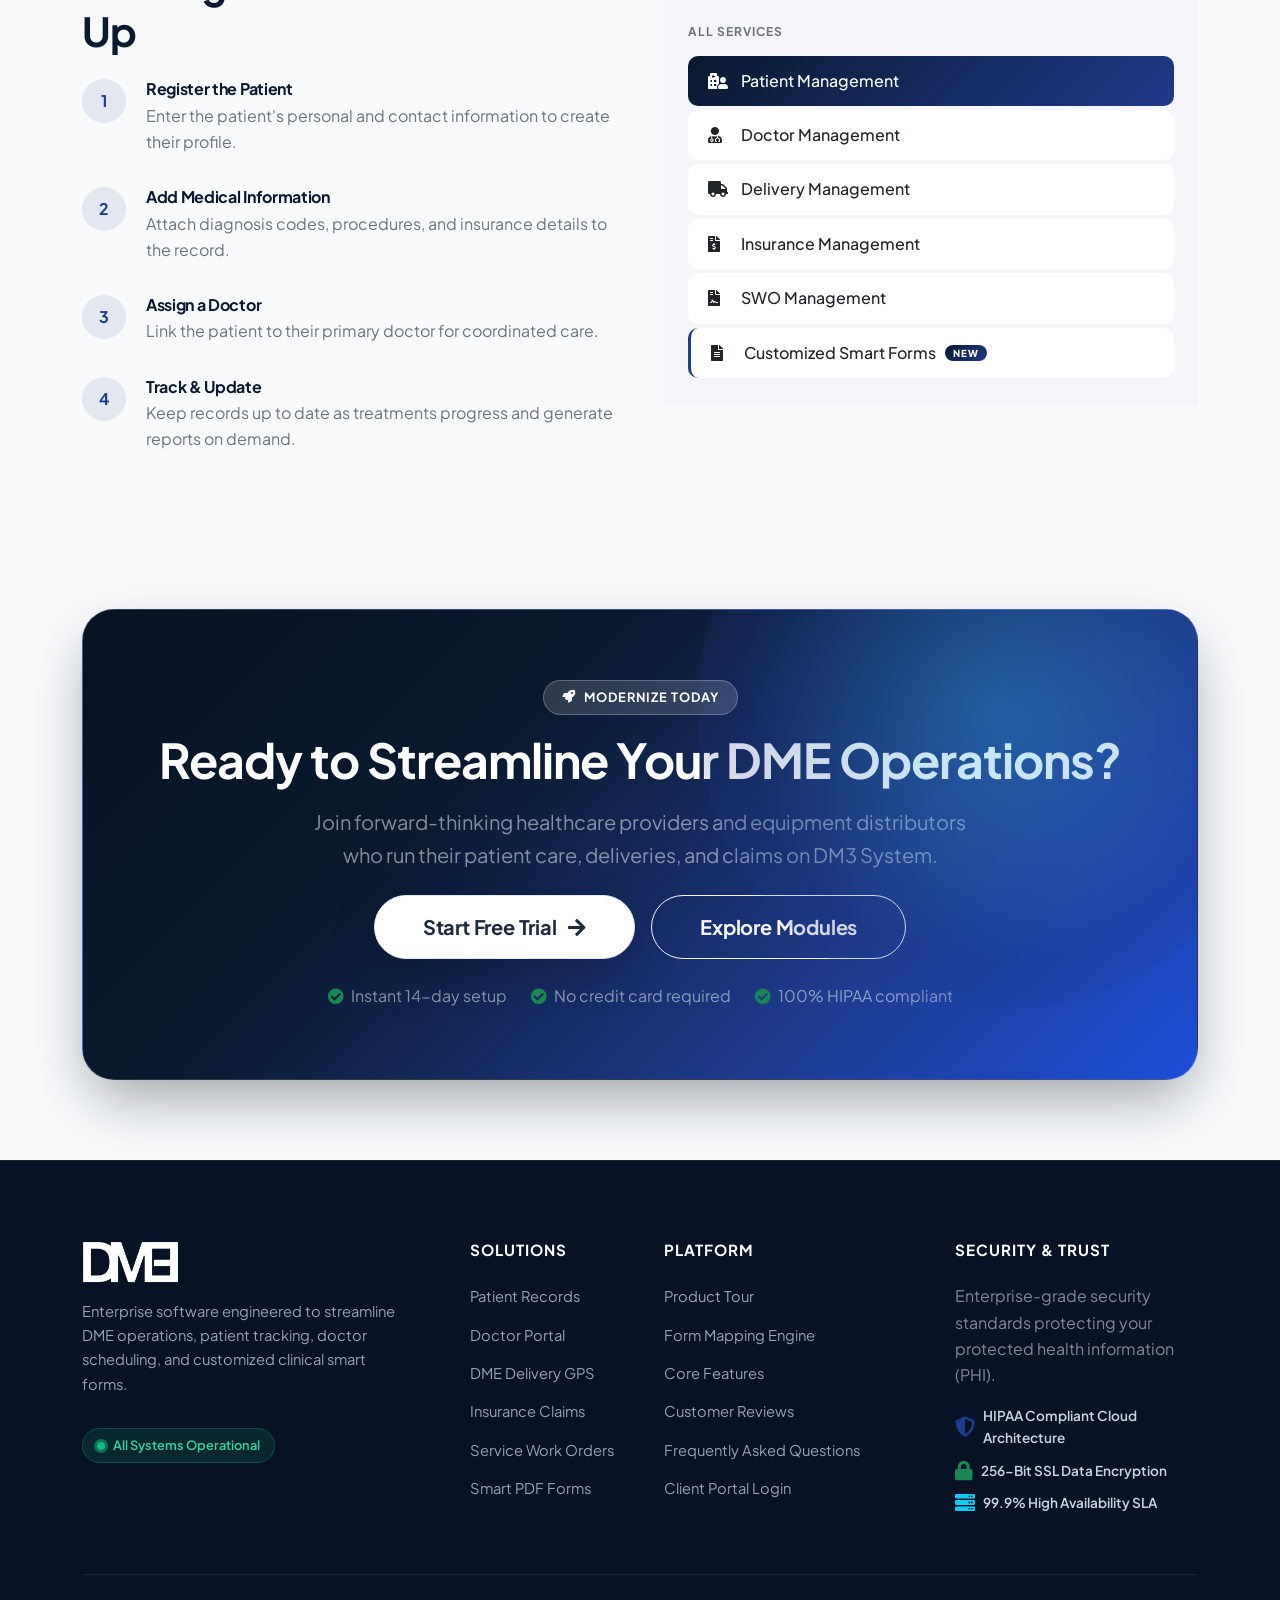
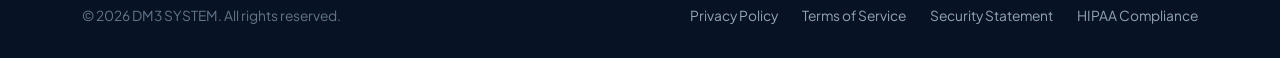
<file: service-detail.html>
<!DOCTYPE html>
<html lang="en">
<head>
    <meta charset="utf-8">
    <title id="page-title">Service Detail - DM3 SYSTEM</title>
    <meta content="width=device-width, initial-scale=1.0" name="viewport">
    <meta id="meta-desc" content="" name="description">

    <link rel="preconnect" href="https://fonts.googleapis.com">
    <link rel="preconnect" href="https://fonts.gstatic.com" crossorigin>
    <link href="https://fonts.googleapis.com/css2?family=Plus+Jakarta+Sans:wght@400;500;600;700;800&family=Inter:wght@400;500;600;700&display=swap" rel="stylesheet">

    <link rel="stylesheet" href="https://use.fontawesome.com/releases/v5.15.4/css/all.css"/>
    <link href="https://cdn.jsdelivr.net/npm/bootstrap-icons@1.4.1/font/bootstrap-icons.css" rel="stylesheet">

    <link href="lib/animate/animate.min.css" rel="stylesheet">
    <link href="lib/owlcarousel/assets/owl.carousel.min.css" rel="stylesheet">
    <link rel="icon" type="image/png" href="img/logo.png">
    <link href="css/bootstrap.min.css" rel="stylesheet">
    <link href="css/style.css?v=6.2" rel="stylesheet">

    <!-- Theme Initializer (Prevents Flash of Wrong Theme) -->
    <script>
        (function() {
            var theme = localStorage.getItem('dm3_theme');
            if (theme === 'dark' || (!theme && window.matchMedia && window.matchMedia('(prefers-color-scheme: dark)').matches)) {
                document.documentElement.setAttribute('data-theme', 'dark');
            } else {
                document.documentElement.setAttribute('data-theme', 'light');
            }
        })();
    </script>
    <style>
        /* ---- Service Detail Page Styles ---- */
        .sd-hero {
            padding: 140px 0 80px;
            position: relative;
            overflow: hidden;
        }
        .sd-hero::before {
            content: "";
            position: absolute;
            inset: 0;
            z-index: 0;
        }
        .sd-hero .container { position: relative; z-index: 2; }
        .sd-icon-wrap {
            width: 90px; height: 90px;
            border-radius: 24px;
            display: flex; align-items: center; justify-content: center;
            margin-bottom: 28px;
            font-size: 2.4rem;
        }
        .sd-badge {
            display: inline-block;
            font-size: 0.75rem; font-weight: 700; letter-spacing: 1.5px;
            text-transform: uppercase; padding: 5px 16px;
            border-radius: 50px; margin-bottom: 16px;
        }
        .sd-feature-card {
            background: #fff;
            border-radius: 16px;
            padding: 28px;
            box-shadow: 0 4px 24px rgba(0,0,0,0.07);
            height: 100%;
            transition: transform 0.3s, box-shadow 0.3s;
        }
        .sd-feature-card:hover {
            transform: translateY(-6px);
            box-shadow: 0 12px 40px rgba(0,0,0,0.12);
        }
        .sd-feature-icon {
            width: 52px; height: 52px; border-radius: 14px;
            display: flex; align-items: center; justify-content: center;
            font-size: 1.4rem; margin-bottom: 16px;
        }
        .sd-step {
            display: flex; gap: 20px; margin-bottom: 32px; align-items: flex-start;
        }
        .sd-step-num {
            min-width: 44px; height: 44px; border-radius: 50%;
            display: flex; align-items: center; justify-content: center;
            font-weight: 700; font-size: 1rem; flex-shrink: 0;
        }
        .sd-cta {
            border-radius: 24px;
            padding: 60px 48px;
        }
        .sd-breadcrumb {
            display: flex; align-items: center; gap: 8px;
            font-size: 0.85rem; margin-bottom: 20px; opacity: 0.75;
        }
        .sd-breadcrumb a { color: inherit; text-decoration: none; }
        .sd-breadcrumb a:hover { text-decoration: underline; }
        /* Sidebar nav */
        .sd-sidebar .list-group-item {
            border: none; padding: 12px 20px; border-radius: 10px !important;
            margin-bottom: 4px; cursor: pointer; transition: 0.2s;
            font-weight: 500;
        }
        .sd-sidebar .list-group-item.active,
        .sd-sidebar .list-group-item:hover {
            background: var(--bs-primary);
            color: #fff;
        }
        .sd-sidebar .list-group-item i { width: 22px; }

        /* Custom Forms NEW feature — pulse badge */
        @keyframes sd-pulse {
            0%, 100% { box-shadow: 0 0 0 0 rgba(30,58,138,0.25); }
            50%       { box-shadow: 0 0 0 8px rgba(30,58,138,0); }
        }
        .sd-badge-new {
            animation: sd-pulse 2.2s ease-in-out infinite;
        }
        /* Dark Blue active state override for customforms nav item */
        .sd-sidebar .list-group-item.active {
            background: linear-gradient(135deg, #0a192f, #1e3a8a) !important;
        }
        /* Hero image float animation */
        @keyframes heroImgFloat {
            0%, 100% { transform: translateY(0); }
            50%       { transform: translateY(-14px); }
        }

        /* ---- Responsive Styles ---- */
        @media (max-width: 992px) {
            .sd-hero {
                padding: 120px 0 60px;
                text-align: center;
            }
            .sd-breadcrumb {
                justify-content: center;
            }
            .sd-icon-wrap {
                margin: 0 auto 28px auto;
            }
            .sd-cta {
                padding: 40px 24px;
            }
            #sd-hero-img {
                margin-top: 40px;
            }
            .sd-sidebar {
                margin-top: 40px;
            }
        }

        @media (max-width: 576px) {
            .sd-hero {
                padding: 100px 0 40px;
            }
            .sd-step {
                flex-direction: column;
                align-items: center;
                text-align: center;
            }
            .sd-feature-card {
                padding: 20px;
            }
        }
    </style>
</head>
<body>

    <!-- Spinner -->
    <div id="spinner" class="show bg-white position-fixed translate-middle w-100 vh-100 top-50 start-50 d-flex align-items-center justify-content-center">
        <div class="spinner-border text-primary" style="width:3rem;height:3rem;" role="status">
            <span class="sr-only">Loading...</span>
        </div>
    </div>

    <!-- Floating Island Navbar Start -->
    <header class="header-nav-wrapper">
        <nav class="navbar navbar-expand-lg navbar-floating-inner py-2 px-3 px-lg-4">
            <a href="index.html" class="navbar-brand p-0 d-inline-flex align-items-center">
                <img src="img/logo.png" alt="DM3 System" class="brand-logo-img">
            </a>
            
            <button class="navbar-toggler border-0 shadow-none px-2" type="button" data-bs-toggle="collapse" data-bs-target="#navbarCollapse" aria-label="Toggle navigation">
                <span class="fas fa-bars text-primary fs-4"></span>
            </button>
            
            <div class="collapse navbar-collapse" id="navbarCollapse">
                <div class="navbar-nav mx-auto py-2 py-lg-0 align-items-lg-center">
                    <a href="index.html" class="nav-item nav-link">Home</a>
                    <a href="index.html#about" class="nav-item nav-link">About</a>
                    <a href="index.html#services" class="nav-item nav-link active">Services</a>
                    <a href="index.html#roi-calculator" class="nav-item nav-link">ROI Calculator</a>
                    <a href="index.html#custom-forms-feature" class="nav-item nav-link">Smart Forms <span class="nav-new-chip">New</span></a>
                    <a href="index.html#testimonial" class="nav-item nav-link">Testimonials</a>
                    <a href="index.html#faq" class="nav-item nav-link">FAQ</a>
                </div>

                <div class="d-flex align-items-center gap-2 nav-actions">
                    <button type="button" class="btn btn-theme-toggle" id="theme-toggle" title="Toggle Theme" aria-label="Toggle dark mode">
                        <i class="fas fa-moon theme-icon-moon"></i>
                        <i class="fas fa-sun theme-icon-sun d-none"></i>
                    </button>
                    <a href="https://dm3.dm3system.com" class="btn btn-nav-signin">
                        <span>Sign In</span>
                        <i class="fas fa-arrow-right"></i>
                    </a>
                </div>
            </div>
        </nav>
    </header>
    <!-- Floating Island Navbar End -->

    <!-- Hero Banner -->
    <div class="sd-hero" id="sd-hero">
        <div class="container">
            <div class="row align-items-center g-5">
                <div class="col-lg-7 wow fadeInLeft" data-wow-delay="0.1s">
                    <div class="sd-breadcrumb" id="sd-breadcrumb">
                        <a href="index.html">Home</a>
                        <i class="bi bi-chevron-right"></i>
                        <a href="index.html#services">Services</a>
                        <i class="bi bi-chevron-right"></i>
                        <span id="sd-breadcrumb-title">Service Detail</span>
                    </div>
                    <div class="sd-icon-wrap" id="sd-icon-wrap">
                        <i id="sd-hero-icon"></i>
                    </div>
                    <span class="sd-badge" id="sd-badge"></span>
                    <h1 class="display-4 fw-bold mb-4" id="sd-title"></h1>
                    <p class="fs-5 mb-5" id="sd-subtitle"></p>
                    <div class="d-flex gap-3 flex-wrap">
                        <a href="https://dm3.dm3system.com" class="btn btn-primary rounded-pill py-3 px-5">Get Started</a>
                        <a href="index.html#services" class="btn btn-outline-secondary rounded-pill py-3 px-5">All Services</a>
                    </div>
                </div>
                <div class="col-lg-5 wow fadeInRight text-center" data-wow-delay="0.2s">
                    <img id="sd-hero-img" src="" alt="" class="img-fluid" style="max-height:380px;filter:drop-shadow(0 20px 50px rgba(0,0,0,0.13));animation:heroImgFloat 4s ease-in-out infinite;">
                </div>
            </div>
        </div>
    </div>

    <!-- Features Grid -->
    <div class="container-fluid py-5 bg-light">
        <div class="container py-4">
            <div class="text-center mb-5">
                <h4 class="text-primary mb-1">Key Features</h4>
                <h2 class="display-6 fw-bold" id="sd-features-heading"></h2>
            </div>
            <div class="row g-4" id="sd-features-grid"></div>
        </div>
    </div>

    <!-- How It Works -->
    <div class="container py-5 my-3">
        <div class="row g-5 align-items-center">
            <div class="col-lg-6 wow fadeInLeft" data-wow-delay="0.1s">
                <h4 class="text-primary mb-2">How It Works</h4>
                <h2 class="display-6 fw-bold mb-4" id="sd-steps-heading"></h2>
                <div id="sd-steps"></div>
            </div>
            <div class="col-lg-6 wow fadeInRight" data-wow-delay="0.2s">
                <div class="sd-sidebar bg-light p-4 rounded-4">
                    <h6 class="fw-bold mb-3 text-muted text-uppercase" style="font-size:.75rem;letter-spacing:1px;">All Services</h6>
                    <div class="list-group" id="sd-sidebar-nav"></div>
                </div>
            </div>
        </div>
    </div>

    <!-- High-Impact Modern CTA Section Start -->
    <div class="container-fluid cta-modern-section">
        <div class="container">
            <div class="cta-card text-center text-white position-relative">
                <div class="cta-glow-bg"></div>
                <span class="cta-badge mb-3"><i class="fas fa-rocket me-2"></i>Modernize Today</span>
                <h2 class="display-5 fw-bold mb-3 text-white">Ready to Streamline Your DME Operations?</h2>
                <p class="fs-5 mb-4 text-white-50 mx-auto" style="max-width: 680px;">
                    Join forward-thinking healthcare providers and equipment distributors who run their patient care, deliveries, and claims on DM3 System.
                </p>
                <div class="d-flex justify-content-center gap-3 flex-wrap mb-4">
                    <a href="https://dm3.dm3system.com" class="btn btn-light btn-lg rounded-pill px-5 py-3 fw-bold text-primary shadow-lg">Start Free Trial <i class="fas fa-arrow-right ms-2"></i></a>
                    <a href="index.html#services" class="btn btn-outline-light btn-lg rounded-pill px-5 py-3 fw-bold">Explore Modules</a>
                </div>
                <div class="d-flex justify-content-center gap-4 flex-wrap text-white-50 fs-7">
                    <span><i class="fas fa-check-circle text-success me-1"></i> Instant 14-day setup</span>
                    <span><i class="fas fa-check-circle text-success me-1"></i> No credit card required</span>
                    <span><i class="fas fa-check-circle text-success me-1"></i> 100% HIPAA compliant</span>
                </div>
            </div>
        </div>
    </div>
    <!-- High-Impact Modern CTA Section End -->

    <!-- Modern Multi-Column Footer Start -->
    <footer class="modern-footer">
        <div class="container">
            <div class="row g-5">
                <!-- Col 1: Brand & Bio -->
                <div class="col-lg-4 col-md-6">
                    <div class="footer-brand-wrap mb-3">
                        <a href="index.html" class="d-inline-block">
                            <img src="img/logo.png" alt="DM3 System" class="footer-brand-logo-img">
                        </a>
                    </div>
                    <p class="footer-tagline">
                        Enterprise software engineered to streamline DME operations, patient tracking, doctor scheduling, and customized clinical smart forms.
                    </p>
                    <div class="live-status-pill mt-3">
                        <span class="status-dot-pulse"></span>
                        <span>All Systems Operational</span>
                    </div>

                </div>

                <!-- Col 2: Solutions -->
                <div class="col-lg-2 col-md-6">
                    <h5 class="footer-col-title">Solutions</h5>
                    <ul class="footer-link-list">
                        <li><a href="service-detail.html?service=patient" class="footer-link">Patient Records</a></li>
                        <li><a href="service-detail.html?service=doctor" class="footer-link">Doctor Portal</a></li>
                        <li><a href="service-detail.html?service=delivery" class="footer-link">DME Delivery GPS</a></li>
                        <li><a href="service-detail.html?service=insurance" class="footer-link">Insurance Claims</a></li>
                        <li><a href="service-detail.html?service=swo" class="footer-link">Service Work Orders</a></li>
                        <li><a href="service-detail.html?service=customforms" class="footer-link">Smart PDF Forms</a></li>
                    </ul>
                </div>

                <!-- Col 3: Platform & Docs -->
                <div class="col-lg-3 col-md-6">
                    <h5 class="footer-col-title">Platform</h5>
                    <ul class="footer-link-list">
                        <li><a href="index.html#about" class="footer-link">Product Tour</a></li>
                        <li><a href="index.html#custom-forms-feature" class="footer-link">Form Mapping Engine</a></li>
                        <li><a href="index.html#services" class="footer-link">Core Features</a></li>
                        <li><a href="index.html#testimonial" class="footer-link">Customer Reviews</a></li>
                        <li><a href="index.html#faq" class="footer-link">Frequently Asked Questions</a></li>
                        <li><a href="https://dm3.dm3system.com" class="footer-link">Client Portal Login</a></li>
                    </ul>
                </div>

                <!-- Col 4: Trust & Compliance -->
                <div class="col-lg-3 col-md-6">
                    <h5 class="footer-col-title">Security &amp; Trust</h5>
                    <p class="text-white-50 fs-7 mb-3">Enterprise-grade security standards protecting your protected health information (PHI).</p>
                    <div class="security-badge-item">
                        <i class="fas fa-shield-alt text-primary fs-5"></i>
                        <span>HIPAA Compliant Cloud Architecture</span>
                    </div>
                    <div class="security-badge-item">
                        <i class="fas fa-lock text-success fs-5"></i>
                        <span>256-Bit SSL Data Encryption</span>
                    </div>
                    <div class="security-badge-item">
                        <i class="fas fa-server text-info fs-5"></i>
                        <span>99.9% High Availability SLA</span>
                    </div>
                </div>
            </div>

            <!-- Bottom Copyright Bar -->
            <div class="copyright-bar d-flex flex-column flex-md-row justify-content-between align-items-center gap-3">
                <div>
                    <span>&copy; 2026 DM3 SYSTEM. All rights reserved.</span>
                </div>
                <div class="d-flex gap-4">
                    <a href="#">Privacy Policy</a>
                    <a href="#">Terms of Service</a>
                    <a href="#">Security Statement</a>
                    <a href="#">HIPAA Compliance</a>
                </div>
            </div>
        </div>
    </footer>
    <!-- Modern Multi-Column Footer End -->

    <a href="#" class="btn btn-primary btn-lg-square back-to-top"><i class="fa fa-arrow-up"></i></a>

    <script src="https://ajax.googleapis.com/ajax/libs/jquery/3.6.4/jquery.min.js"></script>
    <script src="https://cdn.jsdelivr.net/npm/bootstrap@5.0.0/dist/js/bootstrap.bundle.min.js"></script>
    <script src="lib/wow/wow.min.js"></script>
    <script src="lib/easing/easing.min.js"></script>
    <script src="lib/owlcarousel/owl.carousel.min.js"></script>
    <script src="js/main.js?v=6.1"></script>

    <script>
    const SERVICES = {
        patient: {
            title: "Patient Management",
            badge: "Core Module",
            badgeColor: "rgba(30,58,138,0.1)",
            badgeTextColor: "#1e3a8a",
            icon: "fas fa-hospital-user",
            iconBg: "rgba(30,58,138,0.1)",
            iconColor: "#1e3a8a",
            heroBg: "linear-gradient(135deg,#f0f7ff 0%,#e0f2fe 100%)",
            heroImg: "img/img_1.png",
            subtitle: "Securely store, access, and manage complete patient records with user-friendly tools designed for healthcare providers.",
            featuresHeading: "Everything You Need to Manage Patients",
            features: [
                { icon:"fas fa-user-circle", iconBg:"rgba(30,58,138,0.1)", iconColor:"#1e3a8a", title:"Patient Profiles", desc:"Create and manage detailed profiles including personal info, medical history, and contact details." },
                { icon:"fas fa-notes-medical", iconBg:"rgba(30,58,138,0.1)", iconColor:"#1e3a8a", title:"Medical Records", desc:"Store diagnoses, prescriptions, and procedure codes linked to each patient record." },
                { icon:"fas fa-search", iconBg:"rgba(30,58,138,0.1)", iconColor:"#1e3a8a", title:"Quick Search", desc:"Find any patient instantly with powerful search and filter tools." },
                { icon:"fas fa-history", iconBg:"rgba(30,58,138,0.1)", iconColor:"#1e3a8a", title:"Audit Trail", desc:"Every record change is logged for compliance and accountability." },
                { icon:"fas fa-lock", iconBg:"rgba(30,58,138,0.1)", iconColor:"#1e3a8a", title:"Secure Access", desc:"Role-based permissions ensure only authorized staff can access sensitive data." },
                { icon:"fas fa-file-export", iconBg:"rgba(30,58,138,0.1)", iconColor:"#1e3a8a", title:"Export & Reports", desc:"Generate and export patient reports in multiple formats with one click." }
            ],
            stepsHeading: "Getting Patient Records Set Up",
            steps: [
                { title:"Register the Patient", desc:"Enter the patient's personal and contact information to create their profile." },
                { title:"Add Medical Information", desc:"Attach diagnosis codes, procedures, and insurance details to the record." },
                { title:"Assign a Doctor", desc:"Link the patient to their primary doctor for coordinated care." },
                { title:"Track & Update", desc:"Keep records up to date as treatments progress and generate reports on demand." }
            ]
        },
        doctor: {
            title: "Doctor Management",
            badge: "Core Module",
            badgeColor: "rgba(2,132,199,0.1)",
            badgeTextColor: "#0284c7",
            icon: "fas fa-user-md",
            iconBg: "rgba(2,132,199,0.1)",
            iconColor: "#0284c7",
            heroBg: "linear-gradient(135deg,#f0f9ff 0%,#e0f2fe 100%)",
            heroImg: "img/features-1.png",
            subtitle: "Organize doctor profiles, specializations, and patient assignments for seamless coordination across your organization.",
            featuresHeading: "Comprehensive Doctor Profile Tools",
            features: [
                { icon:"fas fa-id-card", iconBg:"rgba(2,132,199,0.1)", iconColor:"#0284c7", title:"Doctor Profiles", desc:"Store credentials, specializations, license numbers, and contact details for every physician." },
                { icon:"fas fa-calendar-alt", iconBg:"rgba(2,132,199,0.1)", iconColor:"#0284c7", title:"Scheduling", desc:"Manage doctor availability and link them to patient appointments." },
                { icon:"fas fa-users", iconBg:"rgba(2,132,199,0.1)", iconColor:"#0284c7", title:"Patient Assignment", desc:"Assign patients to doctors and track ongoing case loads." },
                { icon:"fas fa-stethoscope", iconBg:"rgba(2,132,199,0.1)", iconColor:"#0284c7", title:"Specialization Tracking", desc:"Filter and search doctors by specialty for quick referrals." },
                { icon:"fas fa-chart-bar", iconBg:"rgba(2,132,199,0.1)", iconColor:"#0284c7", title:"Performance Reports", desc:"Review doctor-specific reports including patient volume and activity." },
                { icon:"fas fa-bell", iconBg:"rgba(2,132,199,0.1)", iconColor:"#0284c7", title:"Notifications", desc:"Alert doctors of new patient assignments or updates automatically." }
            ],
            stepsHeading: "Onboarding Doctors to DM3",
            steps: [
                { title:"Create Doctor Profile", desc:"Enter the doctor's full name, license, and specialization details." },
                { title:"Set Availability", desc:"Configure working hours and patient intake capacity." },
                { title:"Assign Patients", desc:"Link existing or new patients directly to the doctor's dashboard." },
                { title:"Monitor & Report", desc:"Track case loads and generate doctor activity reports." }
            ]
        },
        delivery: {
            title: "Delivery Management",
            badge: "Logistics Module",
            badgeColor: "rgba(13,110,253,0.1)",
            badgeTextColor: "#0d6efd",
            icon: "fas fa-truck",
            iconBg: "rgba(13,110,253,0.1)",
            iconColor: "#0d6efd",
            heroBg: "linear-gradient(135deg,#eff6ff 0%,#dbeafe 100%)",
            heroImg: "img/hero-img-1.png",
            subtitle: "Track and manage DME deliveries in real time with automated updates, driver assignments, and delivery confirmations.",
            featuresHeading: "End-to-End Delivery Visibility",
            features: [
                { icon:"fas fa-map-marked-alt", iconBg:"rgba(13,110,253,0.1)", iconColor:"#0d6efd", title:"Real-Time Tracking", desc:"Monitor every delivery from dispatch to doorstep with live status updates." },
                { icon:"fas fa-user-tag", iconBg:"rgba(13,110,253,0.1)", iconColor:"#0d6efd", title:"Driver Assignment", desc:"Assign deliveries to drivers and manage their routes efficiently." },
                { icon:"fas fa-clipboard-list", iconBg:"rgba(13,110,253,0.1)", iconColor:"#0d6efd", title:"Delivery Checklist", desc:"Standardized checklists ensure every delivery meets compliance requirements." },
                { icon:"fas fa-signature", iconBg:"rgba(13,110,253,0.1)", iconColor:"#0d6efd", title:"Digital Signature", desc:"Capture recipient signatures digitally as proof of delivery." },
                { icon:"fas fa-barcode", iconBg:"rgba(13,110,253,0.1)", iconColor:"#0d6efd", title:"Barcode Scanning", desc:"Scan equipment barcodes to confirm item delivery accuracy." },
                { icon:"fas fa-history", iconBg:"rgba(13,110,253,0.1)", iconColor:"#0d6efd", title:"Delivery History", desc:"Full audit trail of all past deliveries with timestamps and status logs." }
            ],
            stepsHeading: "How Delivery Management Works",
            steps: [
                { title:"Create a Delivery Order", desc:"Link an order to a patient, item, and target delivery address." },
                { title:"Assign a Driver", desc:"Select an available driver and schedule the delivery." },
                { title:"Track in Real Time", desc:"Monitor the delivery progress and receive automatic status updates." },
                { title:"Confirm & Archive", desc:"Capture digital signature on delivery and archive the completed record." }
            ]
        },
        insurance: {
            title: "Insurance Management",
            badge: "Billing Module",
            badgeColor: "rgba(30,58,138,0.12)",
            badgeTextColor: "#1e3a8a",
            icon: "fas fa-file-invoice-dollar",
            iconBg: "rgba(30,58,138,0.12)",
            iconColor: "#1e3a8a",
            heroBg: "linear-gradient(135deg,#f0f7ff 0%,#e0f2fe 100%)",
            heroImg: "img/about_1.jpg",
            subtitle: "Verify patient Medicare & Medicaid eligibility in real time, streamline insurance claims, track approvals, and manage policy information from a single centralized dashboard.",
            featuresHeading: "Simplified Insurance & Eligibility Workflow",
            features: [
                { icon:"fas fa-user-check", iconBg:"rgba(30,58,138,0.12)", iconColor:"#1e3a8a", title:"Medicare & Medicaid Eligibility", desc:"Run instant EDI 270/271 checks for Medicare Part A/B (DMEPOS), State Medicaid, and dual-eligible (QMB/SLMB) coverage." },
                { icon:"fas fa-file-medical-alt", iconBg:"rgba(30,58,138,0.12)", iconColor:"#1e3a8a", title:"Claim Submission", desc:"Submit insurance claims directly from the system with pre-filled patient data." },
                { icon:"fas fa-tasks", iconBg:"rgba(30,58,138,0.12)", iconColor:"#1e3a8a", title:"Same-or-Similar DME Check", desc:"Screen Medicare records for existing active DMEPOS equipment before dispatch to prevent denials." },
                { icon:"fas fa-shield-alt", iconBg:"rgba(30,58,138,0.12)", iconColor:"#1e3a8a", title:"Policy Management", desc:"Store and manage primary and secondary insurance policy details for each patient." },
                { icon:"fas fa-exclamation-circle", iconBg:"rgba(30,58,138,0.12)", iconColor:"#1e3a8a", title:"Denial Alerts", desc:"Get notified immediately when a claim is denied with reason codes." },
                { icon:"fas fa-file-contract", iconBg:"rgba(30,58,138,0.12)", iconColor:"#1e3a8a", title:"Authorization Tracking", desc:"Track prior authorizations required for equipment or procedures." }
            ],
            stepsHeading: "Verifying Eligibility & Managing Claims",
            steps: [
                { title:"Verify Medicare & Medicaid", desc:"Run a 1-click EDI 270/271 eligibility check to confirm active coverage, deductibles, and dual-eligible status." },
                { title:"Link Patient Policy", desc:"Attach the patient's primary and secondary insurance provider and policy numbers to their profile." },
                { title:"Submit a Claim", desc:"Generate and submit a clean claim with all required documentation and prior authorizations." },
                { title:"Track & Reconcile", desc:"Monitor claim status, resolve any payer requests, and log approved reimbursements." }
            ]
        },
        swo: {
            title: "SWO Management",
            badge: "Operations Module",
            badgeColor: "rgba(220,53,69,0.1)",
            badgeTextColor: "#dc3545",
            icon: "fas fa-file-contract",
            iconBg: "rgba(220,53,69,0.1)",
            iconColor: "#dc3545",
            heroBg: "linear-gradient(135deg,#fff5f5 0%,#fee2e2 100%)",
            heroImg: "img/features-1.png",
            subtitle: "Create, assign, and track Service Work Orders with full accountability — from initiation to completion and sign-off.",
            featuresHeading: "Full SWO Lifecycle Management",
            features: [
                { icon:"fas fa-plus-circle", iconBg:"rgba(220,53,69,0.1)", iconColor:"#dc3545", title:"Create SWOs", desc:"Quickly generate Service Work Orders linked to patients, equipment, and technicians." },
                { icon:"fas fa-user-cog", iconBg:"rgba(220,53,69,0.1)", iconColor:"#dc3545", title:"Technician Assignment", desc:"Assign the right technician to each SWO based on skill and availability." },
                { icon:"fas fa-stream", iconBg:"rgba(220,53,69,0.1)", iconColor:"#dc3545", title:"Status Tracking", desc:"Monitor SWO progress through pending, in-progress, and completed stages." },
                { icon:"fas fa-tools", iconBg:"rgba(220,53,69,0.1)", iconColor:"#dc3545", title:"Equipment Logging", desc:"Track which DME items are covered or serviced under each work order." },
                { icon:"fas fa-signature", iconBg:"rgba(220,53,69,0.1)", iconColor:"#dc3545", title:"Digital Sign-Off", desc:"Capture technician and patient signatures to close SWOs compliantly." },
                { icon:"fas fa-folder-open", iconBg:"rgba(220,53,69,0.1)", iconColor:"#dc3545", title:"Archive & Search", desc:"Store all completed SWOs with full-text search for audits and reviews." }
            ],
            stepsHeading: "SWO Workflow in DM3",
            steps: [
                { title:"Create a Work Order", desc:"Log the service request with patient, equipment, and issue description." },
                { title:"Assign Technician", desc:"Choose the best-matched technician and schedule the service." },
                { title:"Execute & Log", desc:"Technician completes the work and logs parts, time, and notes." },
                { title:"Sign Off & Close", desc:"Capture signatures and close the SWO — it's automatically archived." }
            ]
        },
        customforms: {
            title: "Customized Smart Forms",
            badge: "✨ New Feature",
            badgeColor: "rgba(30,58,138,0.12)",
            badgeTextColor: "#1e3a8a",
            icon: "fas fa-file-alt",
            iconBg: "linear-gradient(135deg,rgba(10,25,47,0.12),rgba(30,58,138,0.12))",
            iconColor: "#1e3a8a",
            heroBg: "linear-gradient(135deg,#f0f7ff 0%,#e0f2fe 100%)",
            heroImg: "img/hero-slide-4.png",
            subtitle: "Upload any PDF form, visually map patient data fields onto it, and print perfectly auto-filled documents directly from the patient record — zero manual typing.",
            featuresHeading: "Everything You Need to Build Custom Forms",
            features: [
                { icon:"fas fa-file-upload", iconBg:"rgba(30,58,138,0.1)", iconColor:"#1e3a8a", title:"Upload Any PDF", desc:"Upload any PDF document — referral forms, home assessment sheets, CMN forms, custom intake forms — directly into the system." },
                { icon:"fas fa-crosshairs", iconBg:"rgba(30,58,138,0.1)", iconColor:"#1e3a8a", title:"Visual Field Mapper", desc:"Use the drag-and-drop field mapper to place patient data fields exactly where they should appear on the PDF." },
                { icon:"fas fa-magic", iconBg:"rgba(30,58,138,0.1)", iconColor:"#1e3a8a", title:"Instant Auto-Fill", desc:"Open any patient record, click their form, and the system instantly generates a filled PDF — no manual entry required." },
                { icon:"fas fa-text-height", iconBg:"rgba(30,58,138,0.1)", iconColor:"#1e3a8a", title:"Font & Style Control", desc:"Choose font family, size, bold, italic, and underline for every individual field to match your form's original style." },
                { icon:"fas fa-users", iconBg:"rgba(30,58,138,0.1)", iconColor:"#1e3a8a", title:"Patient & Business Data", desc:"Map patient info (name, DOB, address, insurance, doctor, emergency contact) and your business info onto the same form." },
                { icon:"fas fa-layer-group", iconBg:"rgba(30,58,138,0.1)", iconColor:"#1e3a8a", title:"Unlimited Custom Forms", desc:"Create and manage as many customized form templates as your organization needs — all stored and reusable." }
            ],
            stepsHeading: "How Customized Smart Forms Work",
            steps: [
                { title:"Upload Your PDF Form", desc:"Go to List of Forms, click \"Upload Form\", give it a name, and upload your PDF document." },
                { title:"Open the Field Mapper", desc:"Click the map icon next to your form. The PDF loads in the visual mapper tool." },
                { title:"Place Patient Fields", desc:"Select a patient data field (e.g. First Name, Date of Birth), then click on the PDF exactly where you want it to appear. Drag to reposition anytime." },
                { title:"Save the Configuration", desc:"Click \"Save Configuration\" — your field layout is saved and ready to use for any patient." },
                { title:"Print from Patient Record", desc:"Open a patient profile, go to the Forms tab, and click the PDF icon next to your custom form. A perfectly filled document is generated instantly." }
            ]
        }
    };

    const ALL_SERVICES = [
        { key:"patient",     label:"Patient Management",        icon:"fas fa-hospital-user" },
        { key:"doctor",      label:"Doctor Management",         icon:"fas fa-user-md" },
        { key:"delivery",    label:"Delivery Management",       icon:"fas fa-truck" },
        { key:"insurance",   label:"Insurance Management",      icon:"fas fa-file-invoice-dollar" },
        { key:"swo",         label:"SWO Management",            icon:"fas fa-file-contract" },
        { key:"customforms", label:"Customized Smart Forms",    icon:"fas fa-file-alt", isNew: true }
    ];

    function getParam(name) {
        return new URLSearchParams(window.location.search).get(name) || "patient";
    }

    function buildPage() {
        const key = getParam("service");
        const s = SERVICES[key] || SERVICES["patient"];

        // Meta
        document.title = s.title + " - DM3 SYSTEM";
        document.getElementById("page-title").textContent = s.title + " - DM3 SYSTEM";
        document.getElementById("meta-desc").content = s.subtitle;

        // Hero bg
        document.getElementById("sd-hero").style.background = s.heroBg;

        // Breadcrumb
        document.getElementById("sd-breadcrumb-title").textContent = s.title;

        // Icon
        const iconWrap = document.getElementById("sd-icon-wrap");
        iconWrap.style.background = s.iconBg;
        document.getElementById("sd-hero-icon").className = s.icon;
        document.getElementById("sd-hero-icon").style.color = s.iconColor;

        // Badge
        const badge = document.getElementById("sd-badge");
        badge.textContent = s.badge;
        badge.style.background = s.badgeColor;
        badge.style.color = s.badgeTextColor;
        badge.style.border = "1px solid " + s.badgeTextColor + "44";

        // Text
        document.getElementById("sd-title").textContent = s.title;
        document.getElementById("sd-subtitle").textContent = s.subtitle;
        document.getElementById("sd-features-heading").textContent = s.featuresHeading;
        document.getElementById("sd-steps-heading").textContent = s.stepsHeading;

        // Hero image
        const img = document.getElementById("sd-hero-img");
        img.src = s.heroImg;
        img.alt = s.title;

        // Features grid
        const grid = document.getElementById("sd-features-grid");
        grid.innerHTML = s.features.map(f => `
            <div class="col-md-6 col-lg-4 wow fadeInUp">
                <div class="sd-feature-card">
                    <div class="sd-feature-icon" style="background:${f.iconBg};">
                        <i class="${f.icon}" style="color:${f.iconColor};"></i>
                    </div>
                    <h5 class="fw-bold mb-2">${f.title}</h5>
                    <p class="text-muted mb-0">${f.desc}</p>
                </div>
            </div>
        `).join("");

        // Steps
        const stepsEl = document.getElementById("sd-steps");
        stepsEl.innerHTML = s.steps.map((st, i) => `
            <div class="sd-step">
                <div class="sd-step-num" style="background:${s.iconBg};color:${s.iconColor};">${i+1}</div>
                <div>
                    <h6 class="fw-bold mb-1">${st.title}</h6>
                    <p class="text-muted mb-0">${st.desc}</p>
                </div>
            </div>
        `).join("");

        // Sidebar nav
        const nav = document.getElementById("sd-sidebar-nav");
        nav.innerHTML = ALL_SERVICES.map(sv => `
            <a href="service-detail.html?service=${sv.key}"
               class="list-group-item list-group-item-action${sv.key === key ? " active" : ""}"
               style="${sv.isNew && sv.key !== key ? 'border-left: 3px solid #1e3a8a;' : ''}">
                <i class="${sv.icon} me-2"></i> ${sv.label}
                ${sv.isNew ? '<span style="font-size:0.6rem;font-weight:800;letter-spacing:1px;background:linear-gradient(135deg,#0a192f,#1e3a8a);color:#fff;padding:2px 8px;border-radius:50px;margin-left:6px;vertical-align:middle;">NEW</span>' : ''}
            </a>
        `).join("");
    }

    buildPage();
    </script>
</body>
</html>
</file>
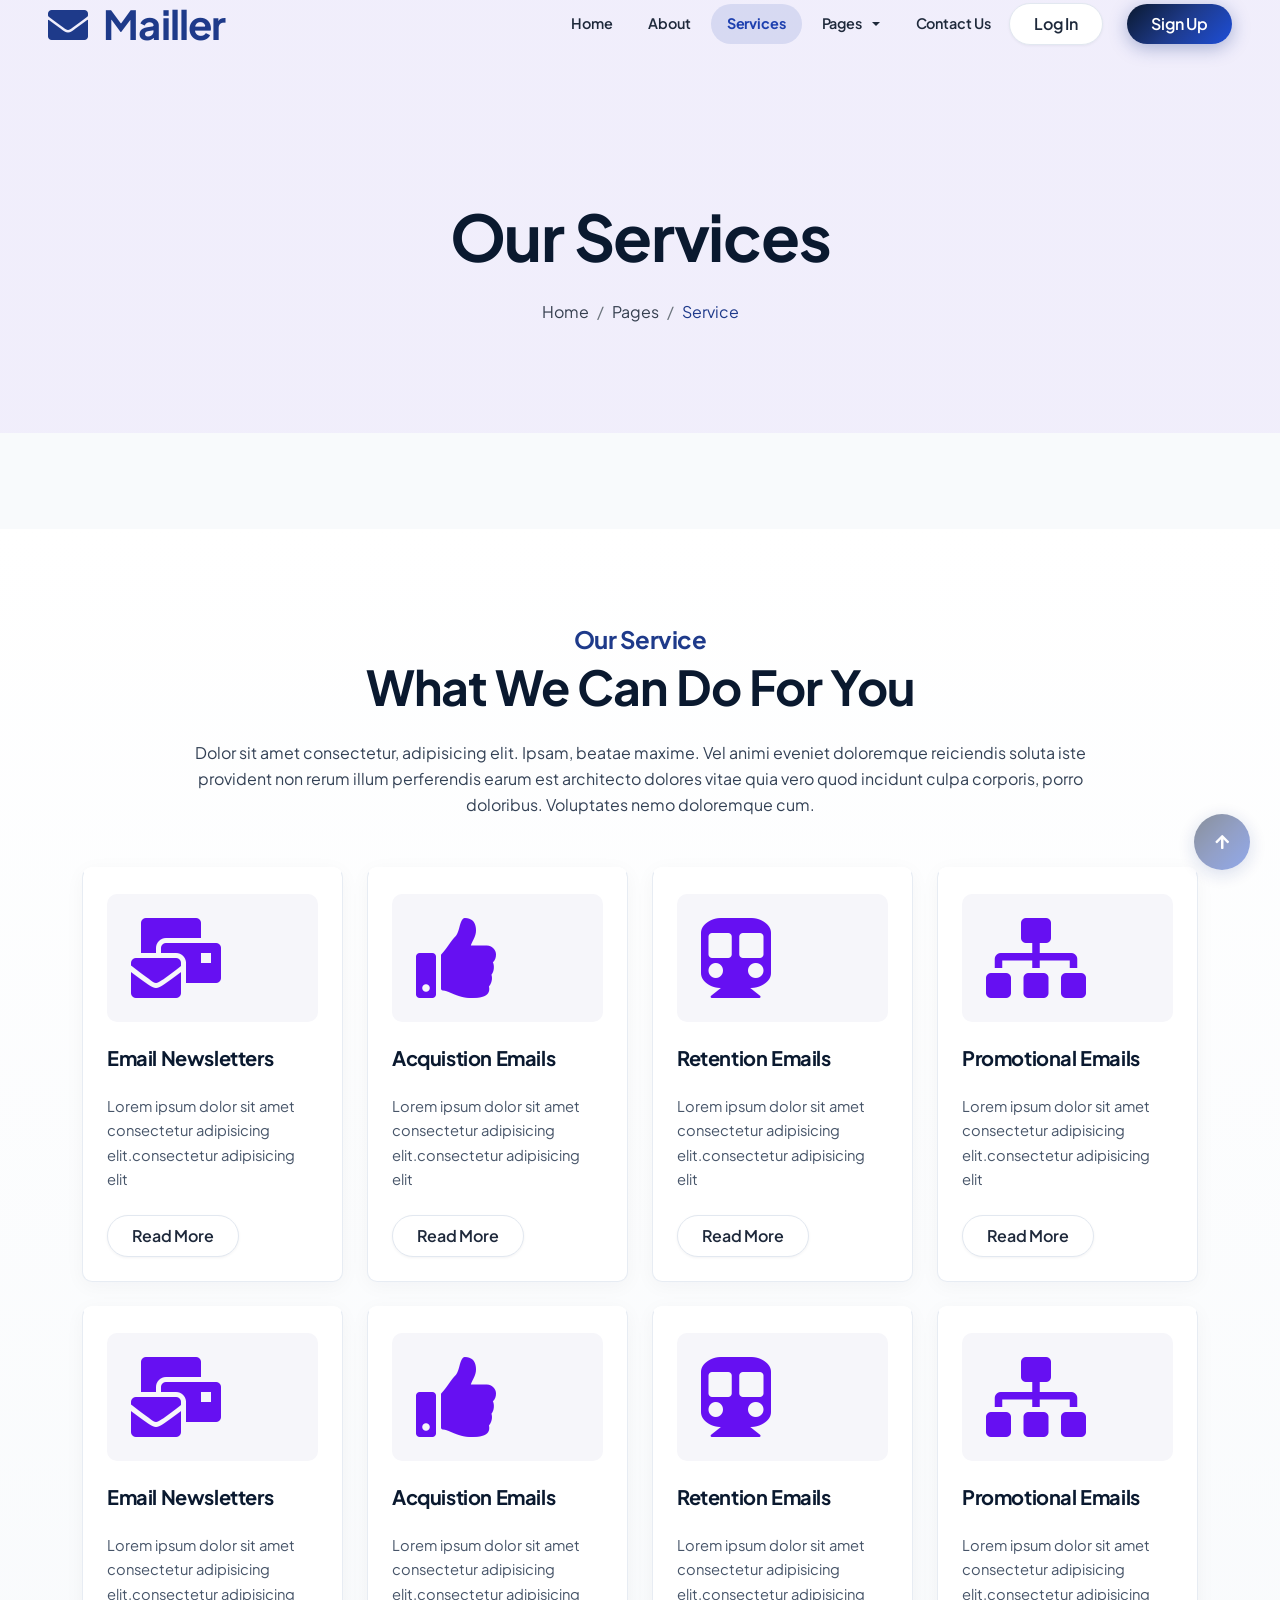
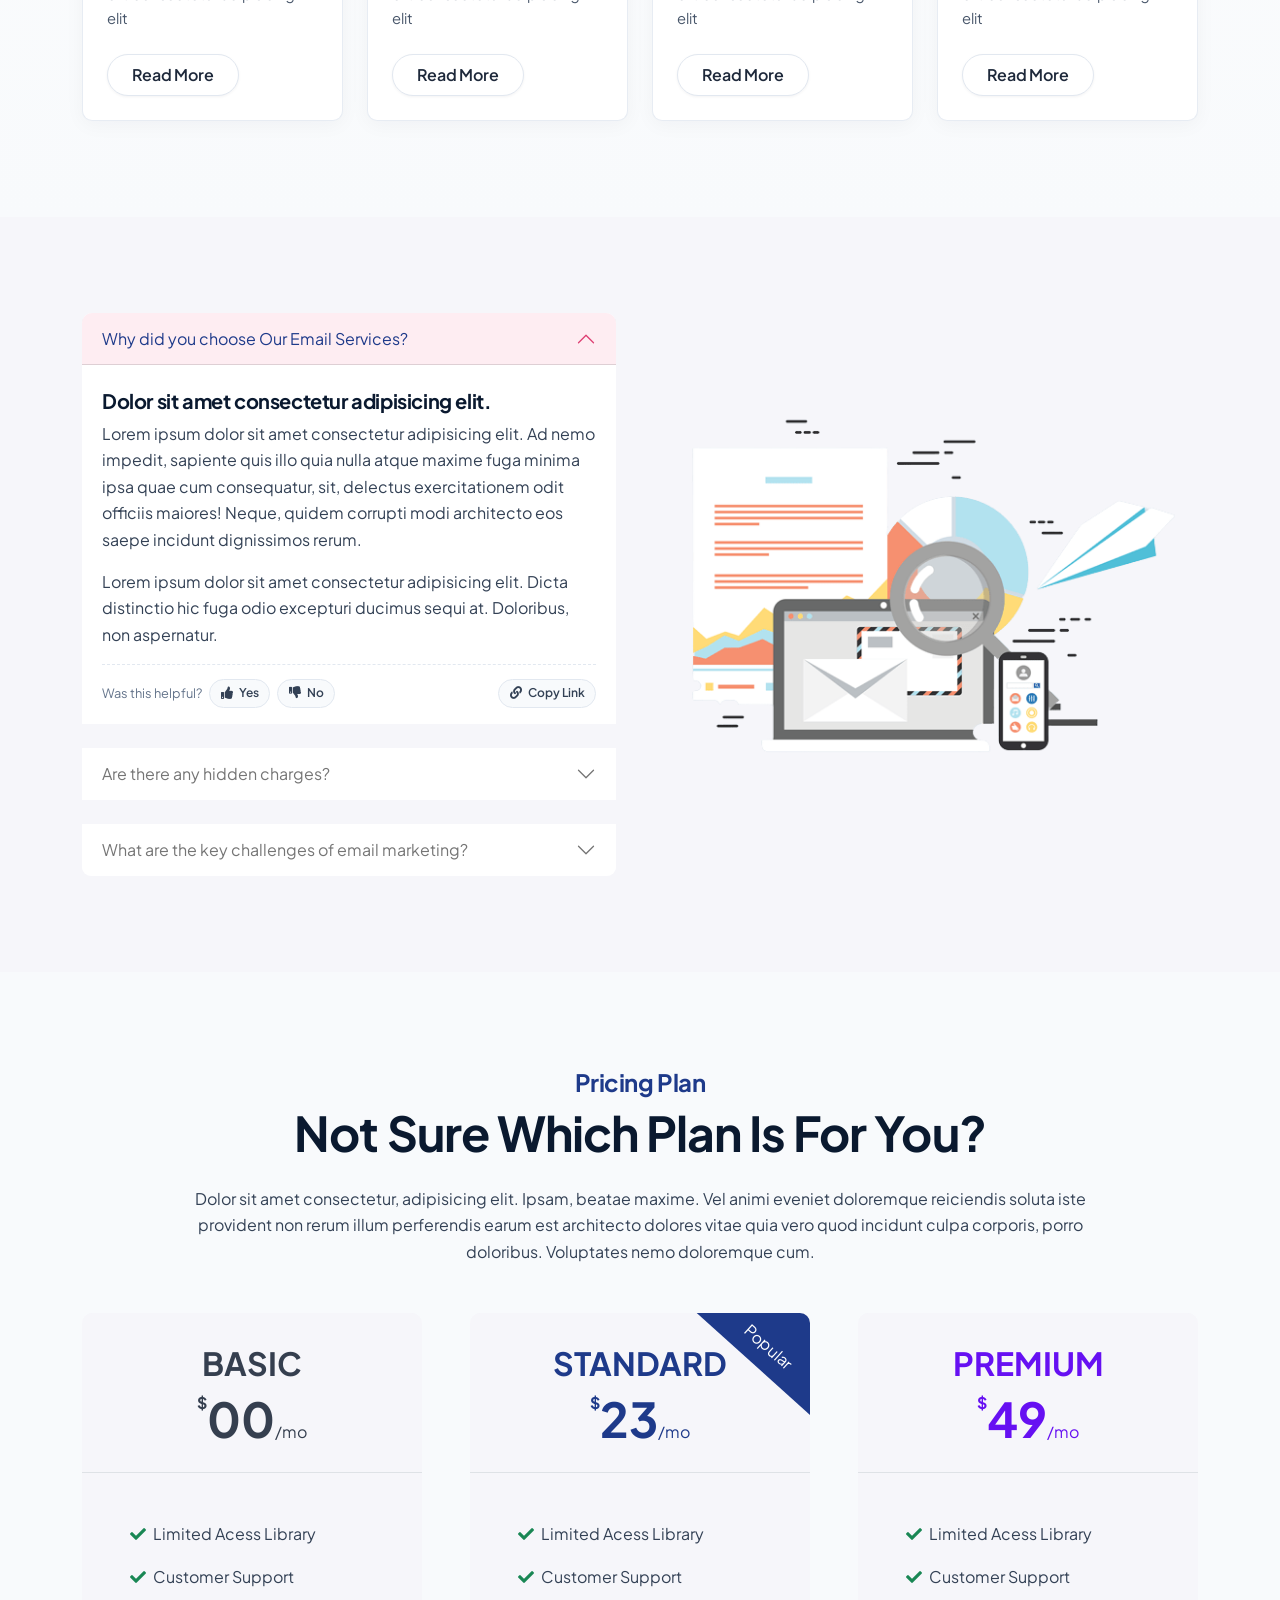
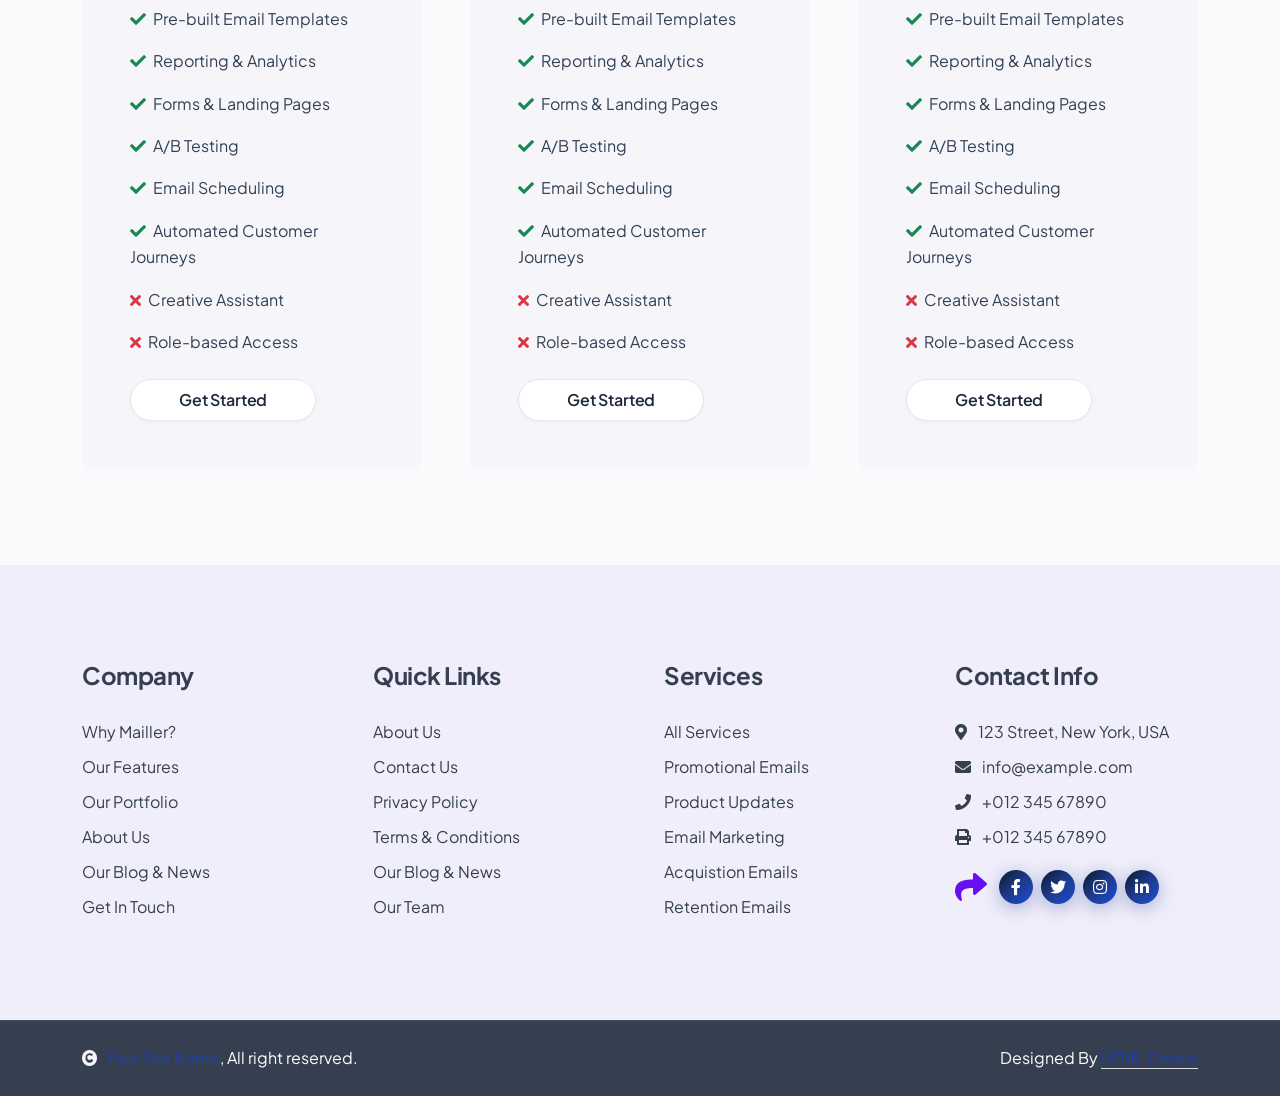
<file: service.html>
<!DOCTYPE html>
<html lang="en">

    <head>
        <meta charset="utf-8">
        <title>Mailler - SaaS Website Template</title>
        <meta content="width=device-width, initial-scale=1.0" name="viewport">
        <meta content="" name="keywords">
        <meta content="" name="description">

        <!-- Google Web Fonts -->
        <link rel="preconnect" href="https://fonts.googleapis.com">
        <link rel="preconnect" href="https://fonts.gstatic.com" crossorigin>
        <link href="https://fonts.googleapis.com/css2?family=Plus+Jakarta+Sans:wght@500;600;700&family=Rubik:wght@400;500&display=swap" rel="stylesheet"> 

        <!-- Icon Font Stylesheet -->
        <link rel="stylesheet" href="https://use.fontawesome.com/releases/v5.15.4/css/all.css"/>
        <link href="https://cdn.jsdelivr.net/npm/bootstrap-icons@1.4.1/font/bootstrap-icons.css" rel="stylesheet">

        <!-- Libraries Stylesheet -->
        <link href="lib/animate/animate.min.css" rel="stylesheet">
        <link href="lib/owlcarousel/assets/owl.carousel.min.css" rel="stylesheet">
        <link href="lib/lightbox/css/lightbox.min.css" rel="stylesheet">


        <!-- Customized Bootstrap Stylesheet -->
        <link href="css/bootstrap.min.css" rel="stylesheet">

        <!-- Template Stylesheet -->
        <link href="css/style.css" rel="stylesheet">
    </head>

    <body>

        <!-- Spinner Start -->
        <div id="spinner" class="show bg-white position-fixed translate-middle w-100 vh-100 top-50 start-50 d-flex align-items-center justify-content-center">
            <div class="spinner-border text-primary" style="width: 3rem; height: 3rem;" role="status">
                <span class="sr-only">Loading...</span>
            </div>
        </div>
        <!-- Spinner End -->


        <!-- Navbar & Hero Start -->
        <div class="container-fluid p-0">
            <nav class="navbar navbar-expand-lg navbar-light bg-transparent px-4 px-lg-5 py-3 py-lg-0">
                <a href="index.html" class="navbar-brand p-0">
                    <h1 class="display-6 text-primary m-0"><i class="fas fa-envelope me-3"></i>Mailler</h1>
                    <!-- <img src="img/logo.png" alt="Logo"> -->
                </a>
                <button class="navbar-toggler" type="button" data-bs-toggle="collapse" data-bs-target="#navbarCollapse">
                    <span class="fa fa-bars"></span>
                </button>
                <div class="collapse navbar-collapse" id="navbarCollapse">
                    <div class="navbar-nav ms-auto py-0">
                        <a href="index.html" class="nav-item nav-link">Home</a>
                        <a href="about.html" class="nav-item nav-link">About</a>
                        <a href="service.html" class="nav-item nav-link active">Services</a>
                        <div class="nav-item dropdown">
                            <a href="#" class="nav-link dropdown-toggle" data-bs-toggle="dropdown">Pages</a>
                            <div class="dropdown-menu m-0">
                                <a href="feature.html" class="dropdown-item">Features</a>
                                <a href="pricing.html" class="dropdown-item">Pricing</a>
                                <a href="blog.html" class="dropdown-item">Blog</a>
                                <a href="testimonial.html" class="dropdown-item">Testimonial</a>
                                <a href="404.html" class="dropdown-item">404 Page</a>
                            </div>
                        </div>
                        <a href="contact.html" class="nav-item nav-link">Contact Us</a>
                    </div>
                    <a href="#" class="btn btn-light border border-primary rounded-pill text-primary py-2 px-4 me-4">Log In</a>
                    <a href="#" class="btn btn-primary rounded-pill text-white py-2 px-4">Sign Up</a>
                </div>
            </nav>
        </div>
        <!-- Navbar & Hero End -->


         <!-- Header Start -->
         <div class="container-fluid bg-breadcrumb">
            <ul class="breadcrumb-animation">
                <li></li>
                <li></li>
                <li></li>
                <li></li>
                <li></li>
                <li></li>
                <li></li>
                <li></li>
                <li></li>
                <li></li>
            </ul>
            <div class="container text-center py-5" style="max-width: 900px;">
                <h3 class="display-3 mb-4 wow fadeInDown" data-wow-delay="0.1s">Our Services</h1>
                <ol class="breadcrumb justify-content-center mb-0 wow fadeInDown" data-wow-delay="0.3s">
                    <li class="breadcrumb-item"><a href="index.html">Home</a></li>
                    <li class="breadcrumb-item"><a href="#">Pages</a></li>
                    <li class="breadcrumb-item active text-primary">Service</li>
                </ol>    
            </div>
        </div>
        <!-- Header End -->


        <!-- Service Start -->
        <div class="container-fluid service py-5">
            <div class="container py-5">
                <div class="text-center mx-auto mb-5 wow fadeInUp" data-wow-delay="0.1s" style="max-width: 900px;">
                    <h4 class="mb-1 text-primary">Our Service</h4>
                    <h1 class="display-5 mb-4">What We Can Do For You</h1>
                    <p class="mb-0">Dolor sit amet consectetur, adipisicing elit. Ipsam, beatae maxime. Vel animi eveniet doloremque reiciendis soluta iste provident non rerum illum perferendis earum est architecto dolores vitae quia vero quod incidunt culpa corporis, porro doloribus. Voluptates nemo doloremque cum.
                    </p>
                </div>
                <div class="row g-4 justify-content-center">
                    <div class="col-md-6 col-lg-4 col-xl-3 wow fadeInUp" data-wow-delay="0.1s">
                        <div class="service-item text-center rounded p-4">
                            <div class="service-icon d-inline-block bg-light rounded p-4 mb-4"><i class="fas fa-mail-bulk fa-5x text-secondary"></i></div>
                            <div class="service-content">
                                <h4 class="mb-4">Email Newsletters</h4>
                                <p class="mb-4">Lorem ipsum dolor sit amet consectetur adipisicing elit.consectetur adipisicing elit
                                </p>
                                <a href="#" class="btn btn-light rounded-pill text-primary py-2 px-4">Read More</a>
                            </div>
                        </div>
                    </div>
                    <div class="col-md-6 col-lg-4 col-xl-3 wow fadeInUp" data-wow-delay="0.3s">
                        <div class="service-item text-center rounded p-4">
                            <div class="service-icon d-inline-block bg-light rounded p-4 mb-4"><i class="fas fa-thumbs-up fa-5x text-secondary"></i></div>
                            <div class="service-content">
                                <h4 class="mb-4">Acquistion Emails </h4>
                                <p class="mb-4">Lorem ipsum dolor sit amet consectetur adipisicing elit.consectetur adipisicing elit
                                </p>
                                <a href="#" class="btn btn-light rounded-pill text-primary py-2 px-4">Read More</a>
                            </div>
                        </div>
                    </div>
                    <div class="col-md-6 col-lg-4 col-xl-3 wow fadeInUp" data-wow-delay="0.5s">
                        <div class="service-item text-center rounded p-4">
                            <div class="service-icon d-inline-block bg-light rounded p-4 mb-4"><i class="fa fa-subway fa-5x text-secondary"></i></div>
                            <div class="service-content">
                                <h4 class="mb-4">Retention Emails</h4>
                                <p class="mb-4">Lorem ipsum dolor sit amet consectetur adipisicing elit.consectetur adipisicing elit
                                </p>
                                <a href="#" class="btn btn-light rounded-pill text-primary py-2 px-4">Read More</a>
                            </div>
                        </div>
                    </div>
                    <div class="col-md-6 col-lg-4 col-xl-3 wow fadeInUp" data-wow-delay="0.7s">
                        <div class="service-item text-center rounded p-4">
                            <div class="service-icon d-inline-block bg-light rounded p-4 mb-4"><i class="fas fa-sitemap fa-5x text-secondary"></i></div>
                            <div class="service-content">
                                <h4 class="mb-4">Promotional Emails</h4>
                                <p class="mb-4">Lorem ipsum dolor sit amet consectetur adipisicing elit.consectetur adipisicing elit
                                </p>
                                <a href="#" class="btn btn-light rounded-pill text-primary py-2 px-4">Read More</a>
                            </div>
                        </div>
                    </div>
                    <div class="col-md-6 col-lg-4 col-xl-3 wow fadeInUp" data-wow-delay="0.1s">
                        <div class="service-item text-center rounded p-4">
                            <div class="service-icon d-inline-block bg-light rounded p-4 mb-4"><i class="fas fa-mail-bulk fa-5x text-secondary"></i></div>
                            <div class="service-content">
                                <h4 class="mb-4">Email Newsletters</h4>
                                <p class="mb-4">Lorem ipsum dolor sit amet consectetur adipisicing elit.consectetur adipisicing elit
                                </p>
                                <a href="#" class="btn btn-light rounded-pill text-primary py-2 px-4">Read More</a>
                            </div>
                        </div>
                    </div>
                    <div class="col-md-6 col-lg-4 col-xl-3 wow fadeInUp" data-wow-delay="0.3s">
                        <div class="service-item text-center rounded p-4">
                            <div class="service-icon d-inline-block bg-light rounded p-4 mb-4"><i class="fas fa-thumbs-up fa-5x text-secondary"></i></div>
                            <div class="service-content">
                                <h4 class="mb-4">Acquistion Emails </h4>
                                <p class="mb-4">Lorem ipsum dolor sit amet consectetur adipisicing elit.consectetur adipisicing elit
                                </p>
                                <a href="#" class="btn btn-light rounded-pill text-primary py-2 px-4">Read More</a>
                            </div>
                        </div>
                    </div>
                    <div class="col-md-6 col-lg-4 col-xl-3 wow fadeInUp" data-wow-delay="0.5s">
                        <div class="service-item text-center rounded p-4">
                            <div class="service-icon d-inline-block bg-light rounded p-4 mb-4"><i class="fa fa-subway fa-5x text-secondary"></i></div>
                            <div class="service-content">
                                <h4 class="mb-4">Retention Emails</h4>
                                <p class="mb-4">Lorem ipsum dolor sit amet consectetur adipisicing elit.consectetur adipisicing elit
                                </p>
                                <a href="#" class="btn btn-light rounded-pill text-primary py-2 px-4">Read More</a>
                            </div>
                        </div>
                    </div>
                    <div class="col-md-6 col-lg-4 col-xl-3 wow fadeInUp" data-wow-delay="0.7s">
                        <div class="service-item text-center rounded p-4">
                            <div class="service-icon d-inline-block bg-light rounded p-4 mb-4"><i class="fas fa-sitemap fa-5x text-secondary"></i></div>
                            <div class="service-content">
                                <h4 class="mb-4">Promotional Emails</h4>
                                <p class="mb-4">Lorem ipsum dolor sit amet consectetur adipisicing elit.consectetur adipisicing elit
                                </p>
                                <a href="#" class="btn btn-light rounded-pill text-primary py-2 px-4">Read More</a>
                            </div>
                        </div>
                    </div>
                </div>
            </div>
        </div>
        <!-- Service End -->


        <!-- FAQ Start -->
        <div class="container-fluid FAQ bg-light overflow-hidden py-5">
            <div class="container py-5">
                <div class="row g-5 align-items-center">
                    <div class="col-lg-6 wow fadeInLeft" data-wow-delay="0.1s">
                       <div class="accordion" id="accordionExample">
                            <div class="accordion-item border-0 mb-4">
                                <h2 class="accordion-header" id="headingOne">
                                    <button class="accordion-button rounded-top" type="button" data-bs-toggle="collapse" data-bs-target="#collapseOne" aria-expanded="true" aria-controls="collapseTOne">
                                        Why did you choose Our Email Services?
                                    </button>
                                </h2>
                                <div id="collapseOne" class="accordion-collapse collapse show" aria-labelledby="headingOne" data-bs-parent="#accordionExample">
                                    <div class="accordion-body my-2">
                                        <h5>Dolor sit amet consectetur adipisicing elit.</h5>
                                        <p>Lorem ipsum dolor sit amet consectetur adipisicing elit. Ad nemo impedit, sapiente quis illo quia nulla atque maxime fuga minima ipsa quae cum consequatur, sit, delectus exercitationem odit officiis maiores! Neque, quidem corrupti modi architecto eos saepe incidunt dignissimos rerum.</p>
                                        <p>Lorem ipsum dolor sit amet consectetur adipisicing elit. Dicta distinctio hic fuga odio excepturi ducimus sequi at. Doloribus, non aspernatur.</p>
                                    </div>
                                </div>
                            </div>
                            <div class="accordion-item border-0 mb-4">
                                <h2 class="accordion-header" id="headingTwo">
                                    <button class="accordion-button collapsed rounded-top" type="button" data-bs-toggle="collapse" data-bs-target="#collapseTwo" aria-expanded="false" aria-controls="collapseTwo">
                                        Are there any hidden charges? 
                                    </button>
                                </h2>
                                <div id="collapseTwo" class="accordion-collapse collapse" aria-labelledby="headingTwo" data-bs-parent="#accordionExample">
                                    <div class="accordion-body my-2">
                                        <h5>Dolor sit amet consectetur adipisicing elit.</h5>
                                        <p>Lorem ipsum dolor sit amet consectetur adipisicing elit. Ad nemo impedit, sapiente quis illo quia nulla atque maxime fuga minima ipsa quae cum consequatur, sit, delectus exercitationem odit officiis maiores! Neque, quidem corrupti modi architecto eos saepe incidunt dignissimos rerum.</p>
                                        <p>Lorem ipsum dolor sit amet consectetur adipisicing elit. Dicta distinctio hic fuga odio excepturi ducimus sequi at. Doloribus, non aspernatur.</p>
                                    </div>
                                </div>
                            </div>
                            <div class="accordion-item border-0">
                                <h2 class="accordion-header" id="headingThree">
                                    <button class="accordion-button collapsed rounded-top" type="button" data-bs-toggle="collapse" data-bs-target="#collapseThree" aria-expanded="false" aria-controls="collapseThree">
                                        What are the key challenges of email marketing?
                                    </button>
                                </h2>
                                <div id="collapseThree" class="accordion-collapse collapse" aria-labelledby="headingThree" data-bs-parent="#accordionExample">
                                    <div class="accordion-body my-2">
                                        <h5>Dolor sit amet consectetur adipisicing elit.</h5>
                                        <p>Lorem ipsum dolor sit amet consectetur adipisicing elit. Ad nemo impedit, sapiente quis illo quia nulla atque maxime fuga minima ipsa quae cum consequatur, sit, delectus exercitationem odit officiis maiores! Neque, quidem corrupti modi architecto eos saepe incidunt dignissimos rerum.</p>
                                        <p>Lorem ipsum dolor sit amet consectetur adipisicing elit. Dicta distinctio hic fuga odio excepturi ducimus sequi at. Doloribus, non aspernatur.</p>
                                    </div>
                                </div>
                            </div>
                       </div>
                    </div>
                    <div class="col-lg-6 wow fadeInRight" data-wow-delay="0.3s">
                        <div class="FAQ-img RotateMoveRight rounded">
                            <img src="img/about-1.png" class="img-fluid w-100" alt="">
                        </div>
                    </div>
                </div>
            </div>
        </div>
        <!-- FAQ End -->


        <!-- Pricing Start -->
        <div class="container-fluid price py-5">
            <div class="container py-5">
                <div class="text-center mx-auto mb-5 wow fadeInUp" data-wow-delay="0.1s" style="max-width: 900px;">
                    <h4 class="text-primary">Pricing Plan</h4>
                    <h1 class="display-5 mb-4">Not Sure Which Plan Is For You?</h1>
                    <p class="mb-0">Dolor sit amet consectetur, adipisicing elit. Ipsam, beatae maxime. Vel animi eveniet doloremque reiciendis soluta iste provident non rerum illum perferendis earum est architecto dolores vitae quia vero quod incidunt culpa corporis, porro doloribus. Voluptates nemo doloremque cum.
                    </p>
                </div>
                <div class="row g-5 justify-content-center">
                    <div class="col-md-6 col-lg-6 col-xl-4 wow fadeInUp" data-wow-delay="0.1s">
                        <div class="price-item bg-light rounded text-center">
                            <div class="text-center text-dark border-bottom d-flex flex-column justify-content-center p-4" style="width: 100%; height: 160px;">
                                <p class="fs-2 fw-bold text-uppercase mb-0">BASIC</p>
                                <div class="d-flex justify-content-center">
                                    <strong class="align-self-start">$</strong>
                                    <p class="mb-0"><span class="display-5">00</span>/mo</p>
                                </div>                        
                            </div>
                            <div class="text-start p-5">
                                <p><i class="fas fa-check text-success me-1"></i> Limited Acess Library</p>
                                <p><i class="fas fa-check text-success me-1"></i> Customer Support</p>
                                <p><i class="fas fa-check text-success me-1"></i> Pre-built Email Templates</p>
                                <p><i class="fas fa-check text-success me-1"></i> Reporting & Analytics</p>
                                <p><i class="fas fa-check text-success me-1"></i> Forms & Landing Pages</p>
                                <p><i class="fas fa-check text-success me-1"></i> A/B Testing</p>
                                <p><i class="fas fa-check text-success me-1"></i> Email Scheduling</p>
                                <p><i class="fas fa-check text-success me-1"></i> Automated Customer Journeys</p>
                                <p><i class="fas fa-times text-danger me-1"></i> Creative Assistant</p>
                                <p class="mb-4"><i class="fas fa-times text-danger me-1"></i> Role-based Access</p>
                                <button class="btn btn-light rounded-pill py-2 px-5" type="button">Get Started</button>
                            </div>
                        </div>
                    </div>
                    <div class="col-md-6 col-lg-6 col-xl-4 wow fadeInUp" data-wow-delay="0.3s">
                        <div class="price-item bg-light rounded text-center">
                            <div class="pice-item-offer">Popular</div>
                            <div class="text-center text-primary border-bottom d-flex flex-column justify-content-center p-4" style="width: 100%; height: 160px;">
                                <p class="fs-2 fw-bold text-uppercase mb-0">Standard</p>
                                <div class="d-flex justify-content-center">
                                    <strong class="align-self-start">$</strong>
                                    <p class="mb-0"><span class="display-5">23</span>/mo</p>
                                </div>                        
                            </div>
                            <div class="text-start p-5">
                                <p><i class="fas fa-check text-success me-1"></i> Limited Acess Library</p>
                                <p><i class="fas fa-check text-success me-1"></i> Customer Support</p>
                                <p><i class="fas fa-check text-success me-1"></i> Pre-built Email Templates</p>
                                <p><i class="fas fa-check text-success me-1"></i> Reporting & Analytics</p>
                                <p><i class="fas fa-check text-success me-1"></i> Forms & Landing Pages</p>
                                <p><i class="fas fa-check text-success me-1"></i> A/B Testing</p>
                                <p><i class="fas fa-check text-success me-1"></i> Email Scheduling</p>
                                <p><i class="fas fa-check text-success me-1"></i> Automated Customer Journeys</p>
                                <p><i class="fas fa-times text-danger me-1"></i> Creative Assistant</p>
                                <p class="mb-4"><i class="fas fa-times text-danger me-1"></i> Role-based Access</p>
                                <button class="btn btn-light rounded-pill py-2 px-5" type="button">Get Started</button>
                            </div>
                        </div>
                    </div>
                    <div class="col-md-6 col-lg-6 col-xl-4 wow fadeInUp" data-wow-delay="0.5s">
                        <div class="price-item bg-light rounded text-center">
                            <div class="text-center text-secondary border-bottom d-flex flex-column justify-content-center p-4" style="width: 100%; height: 160px;">
                                <p class="fs-2 fw-bold text-uppercase mb-0">Premium</p>
                                <div class="d-flex justify-content-center">
                                    <strong class="align-self-start">$</strong>
                                    <p class="mb-0"><span class="display-5">49</span>/mo</p>
                                </div>                        
                            </div>
                            <div class="text-start p-5">
                                <p><i class="fas fa-check text-success me-1"></i> Limited Acess Library</p>
                                <p><i class="fas fa-check text-success me-1"></i> Customer Support</p>
                                <p><i class="fas fa-check text-success me-1"></i> Pre-built Email Templates</p>
                                <p><i class="fas fa-check text-success me-1"></i> Reporting & Analytics</p>
                                <p><i class="fas fa-check text-success me-1"></i> Forms & Landing Pages</p>
                                <p><i class="fas fa-check text-success me-1"></i> A/B Testing</p>
                                <p><i class="fas fa-check text-success me-1"></i> Email Scheduling</p>
                                <p><i class="fas fa-check text-success me-1"></i> Automated Customer Journeys</p>
                                <p><i class="fas fa-times text-danger me-1"></i> Creative Assistant</p>
                                <p class="mb-4"><i class="fas fa-times text-danger me-1"></i> Role-based Access</p>
                                <button class="btn btn-light rounded-pill py-2 px-5" type="button">Get Started</button>
                            </div>
                        </div>
                    </div>
                </div>
            </div>
        </div>
        <!-- Pricing End -->


        <!-- Footer Start -->
        <div class="container-fluid footer py-5 wow fadeIn" data-wow-delay="0.2s">
            <div class="container py-5">
                <div class="row g-5">
                    <div class="col-md-6 col-lg-6 col-xl-3">
                        <div class="footer-item d-flex flex-column">
                            <h4 class="text-dark mb-4">Company</h4>
                            <a href=""> Why Mailler?</a>
                            <a href=""> Our Features</a>
                            <a href=""> Our Portfolio</a>
                            <a href=""> About Us</a>
                            <a href=""> Our Blog & News</a>
                            <a href=""> Get In Touch</a>
                        </div>
                    </div>
                    <div class="col-md-6 col-lg-6 col-xl-3">
                        <div class="footer-item d-flex flex-column">
                            <h4 class="mb-4 text-dark">Quick Links</h4>
                            <a href=""> About Us</a>
                            <a href=""> Contact Us</a>
                            <a href=""> Privacy Policy</a>
                            <a href=""> Terms & Conditions</a>
                            <a href=""> Our Blog & News</a>
                            <a href=""> Our Team</a>
                        </div>
                    </div>
                    <div class="col-md-6 col-lg-6 col-xl-3">
                        <div class="footer-item d-flex flex-column">
                            <h4 class="mb-4 text-dark">Services</h4>
                            <a href=""> All Services</a>
                            <a href=""> Promotional Emails</a>
                            <a href=""> Product Updates</a>
                            <a href=""> Email Marketing</a>
                            <a href=""> Acquistion Emails</a>
                            <a href=""> Retention Emails</a>
                        </div>
                    </div>
                    <div class="col-md-6 col-lg-6 col-xl-3">
                        <div class="footer-item d-flex flex-column">
                            <h4 class="mb-4 text-dark">Contact Info</h4>
                            <a href=""><i class="fa fa-map-marker-alt me-2"></i> 123 Street, New York, USA</a>
                            <a href=""><i class="fas fa-envelope me-2"></i> info@example.com</a>
                            <a href=""><i class="fas fa-phone me-2"></i> +012 345 67890</a>
                            <a href="" class="mb-3"><i class="fas fa-print me-2"></i> +012 345 67890</a>
                            <div class="d-flex align-items-center">
                                <i class="fas fa-share fa-2x text-secondary me-2"></i>
                                <a class="btn-square btn btn-primary rounded-circle mx-1" href=""><i class="fab fa-facebook-f"></i></a>
                                <a class="btn-square btn btn-primary rounded-circle mx-1" href=""><i class="fab fa-twitter"></i></a>
                                <a class="btn-square btn btn-primary rounded-circle mx-1" href=""><i class="fab fa-instagram"></i></a>
                                <a class="btn-square btn btn-primary rounded-circle mx-1" href=""><i class="fab fa-linkedin-in"></i></a>
                            </div>
                        </div>
                    </div>
                </div>
            </div>
        </div>
        <!-- Footer End -->

        
        <!-- Copyright Start -->
        <div class="container-fluid copyright py-4">
            <div class="container">
                <div class="row g-4 align-items-center">
                    <div class="col-md-6 text-center text-md-start mb-md-0">
                        <span class="text-white"><a href="#"><i class="fas fa-copyright text-light me-2"></i>Your Site Name</a>, All right reserved.</span>
                    </div>
                    <div class="col-md-6 text-center text-md-end text-white">
                        <!--/*** This template is free as long as you keep the below author’s credit link/attribution link/backlink. ***/-->
                        <!--/*** If you'd like to use the template without the below author’s credit link/attribution link/backlink, ***/-->
                        <!--/*** you can purchase the Credit Removal License from "https://htmlcodex.com/credit-removal". ***/-->
                        Designed By <a class="border-bottom" href="https://htmlcodex.com">HTML Codex</a>
                    </div>
                </div>
            </div>
        </div>
        <!-- Copyright End -->


        <!-- Back to Top -->
        <a href="#" class="btn btn-primary btn-lg-square back-to-top"><i class="fa fa-arrow-up"></i></a>   

        
    <!-- JavaScript Libraries -->
    <script src="https://ajax.googleapis.com/ajax/libs/jquery/3.6.4/jquery.min.js"></script>
    <script src="https://cdn.jsdelivr.net/npm/bootstrap@5.0.0/dist/js/bootstrap.bundle.min.js"></script>
    <script src="lib/wow/wow.min.js"></script>
    <script src="lib/easing/easing.min.js"></script>
    <script src="lib/waypoints/waypoints.min.js"></script>
    <script src="lib/counterup/counterup.min.js"></script>
    <script src="lib/owlcarousel/owl.carousel.min.js"></script>
    <script src="lib/lightbox/js/lightbox.min.js"></script>
    

    <!-- Template Javascript -->
    <script src="js/main.js"></script>
    </body>

</html>
</file>
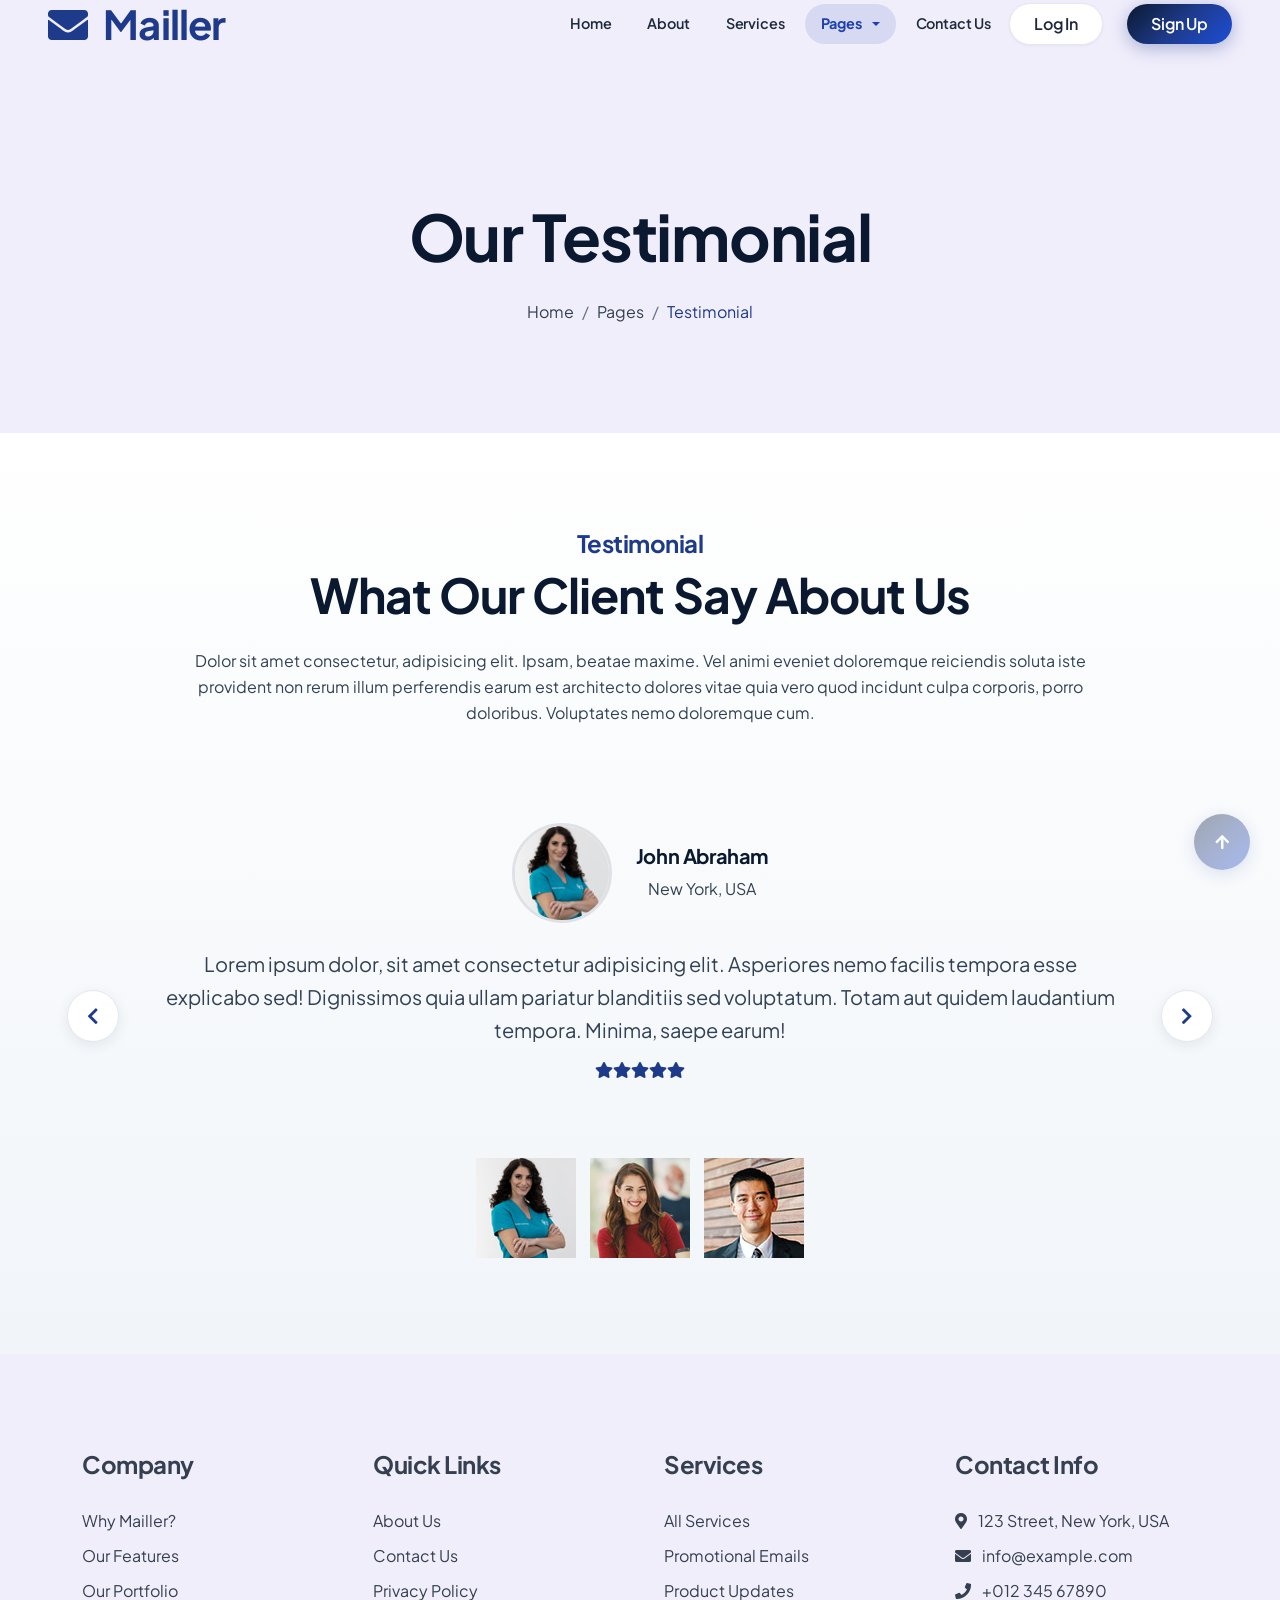
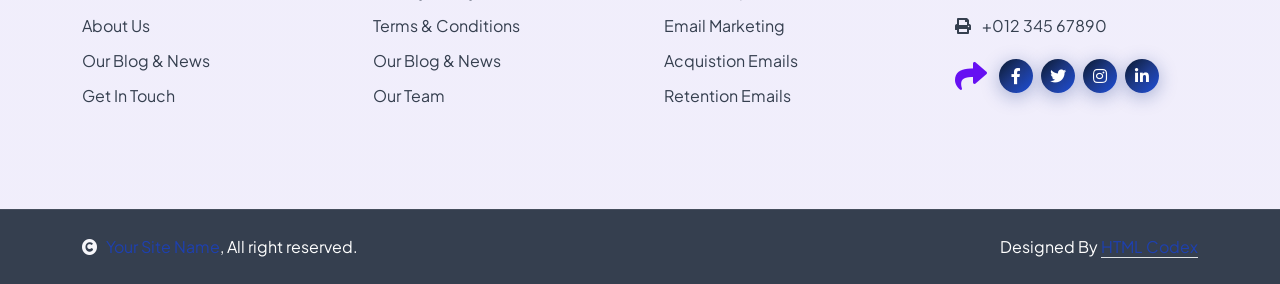
<file: testimonial.html>
<!DOCTYPE html>
<html lang="en">

    <head>
        <meta charset="utf-8">
        <title>Mailler - SaaS Website Template</title>
        <meta content="width=device-width, initial-scale=1.0" name="viewport">
        <meta content="" name="keywords">
        <meta content="" name="description">

        <!-- Google Web Fonts -->
        <link rel="preconnect" href="https://fonts.googleapis.com">
        <link rel="preconnect" href="https://fonts.gstatic.com" crossorigin>
        <link href="https://fonts.googleapis.com/css2?family=Plus+Jakarta+Sans:wght@500;600;700&family=Rubik:wght@400;500&display=swap" rel="stylesheet"> 

        <!-- Icon Font Stylesheet -->
        <link rel="stylesheet" href="https://use.fontawesome.com/releases/v5.15.4/css/all.css"/>
        <link href="https://cdn.jsdelivr.net/npm/bootstrap-icons@1.4.1/font/bootstrap-icons.css" rel="stylesheet">

        <!-- Libraries Stylesheet -->
        <link href="lib/animate/animate.min.css" rel="stylesheet">
        <link href="lib/owlcarousel/assets/owl.carousel.min.css" rel="stylesheet">
        <link href="lib/lightbox/css/lightbox.min.css" rel="stylesheet">


        <!-- Customized Bootstrap Stylesheet -->
        <link href="css/bootstrap.min.css" rel="stylesheet">

        <!-- Template Stylesheet -->
        <link href="css/style.css" rel="stylesheet">
    </head>

    <body>

        <!-- Spinner Start -->
        <div id="spinner" class="show bg-white position-fixed translate-middle w-100 vh-100 top-50 start-50 d-flex align-items-center justify-content-center">
            <div class="spinner-border text-primary" style="width: 3rem; height: 3rem;" role="status">
                <span class="sr-only">Loading...</span>
            </div>
        </div>
        <!-- Spinner End -->


        <!-- Navbar & Hero Start -->
        <div class="container-fluid p-0">
            <nav class="navbar navbar-expand-lg navbar-light bg-transparent px-4 px-lg-5 py-3 py-lg-0">
                <a href="index.html" class="navbar-brand p-0">
                    <h1 class="display-6 text-primary m-0"><i class="fas fa-envelope me-3"></i>Mailler</h1>
                    <!-- <img src="img/logo.png" alt="Logo"> -->
                </a>
                <button class="navbar-toggler" type="button" data-bs-toggle="collapse" data-bs-target="#navbarCollapse">
                    <span class="fa fa-bars"></span>
                </button>
                <div class="collapse navbar-collapse" id="navbarCollapse">
                    <div class="navbar-nav ms-auto py-0">
                        <a href="index.html" class="nav-item nav-link">Home</a>
                        <a href="about.html" class="nav-item nav-link">About</a>
                        <a href="service.html" class="nav-item nav-link">Services</a>
                        <div class="nav-item dropdown">
                            <a href="#" class="nav-link dropdown-toggle active" data-bs-toggle="dropdown">Pages</a>
                            <div class="dropdown-menu m-0">
                                <a href="feature.html" class="dropdown-item">Features</a>
                                <a href="pricing.html" class="dropdown-item">Pricing</a>
                                <a href="blog.html" class="dropdown-item">Blog</a>
                                <a href="testimonial.html" class="dropdown-item active">Testimonial</a>
                                <a href="404.html" class="dropdown-item">404 Page</a>
                            </div>
                        </div>
                        <a href="contact.html" class="nav-item nav-link">Contact Us</a>
                    </div>
                    <a href="#" class="btn btn-light border border-primary rounded-pill text-primary py-2 px-4 me-4">Log In</a>
                    <a href="#" class="btn btn-primary rounded-pill text-white py-2 px-4">Sign Up</a>
                </div>
            </nav>
        </div>
        <!-- Navbar & Hero End -->


         <!-- Header Start -->
         <div class="container-fluid bg-breadcrumb mb-0">
            <ul class="breadcrumb-animation">
                <li></li>
                <li></li>
                <li></li>
                <li></li>
                <li></li>
                <li></li>
                <li></li>
                <li></li>
                <li></li>
                <li></li>
            </ul>
            <div class="container text-center py-5" style="max-width: 900px;">
                <h3 class="display-3 mb-4 wow fadeInDown" data-wow-delay="0.1s">Our Testimonial</h1>
                <ol class="breadcrumb justify-content-center mb-0 wow fadeInDown" data-wow-delay="0.3s">
                    <li class="breadcrumb-item"><a href="index.html">Home</a></li>
                    <li class="breadcrumb-item"><a href="#">Pages</a></li>
                    <li class="breadcrumb-item active text-primary">Testimonial</li>
                </ol>    
            </div>
        </div>
        <!-- Header End -->


        <!-- Testimonial Start -->
        <div class="container-fluid testimonial py-5 bg-white">
            <div class="container py-5">
                <div class="text-center mx-auto mb-5 wow fadeInUp" data-wow-delay="0.1s" style="max-width: 900px;">
                    <h4 class="text-primary">Testimonial</h4>
                    <h1 class="display-5 mb-4">What Our Client Say About Us</h1>
                    <p class="mb-0">Dolor sit amet consectetur, adipisicing elit. Ipsam, beatae maxime. Vel animi eveniet doloremque reiciendis soluta iste provident non rerum illum perferendis earum est architecto dolores vitae quia vero quod incidunt culpa corporis, porro doloribus. Voluptates nemo doloremque cum.
                    </p>
                </div>
                <div class="testimonial-carousel owl-carousel wow zoomInDown" data-wow-delay="0.2s">
                    <div class="testimonial-item" data-dot="<img class='img-fluid' src='img/testimonial-img-1.jpg' alt=''>">
                        <div class="testimonial-inner text-center p-5">
                            <div class="d-flex align-items-center justify-content-center mb-4">
                                <div class="testimonial-inner-img border border-primary border-3 me-4" style="width: 100px; height: 100px; border-radius: 50%;">
                                    <img src="img/testimonial-img-1.jpg" class="img-fluid rounded-circle" alt="">
                                </div>
                                <div>
                                    <h5 class="mb-2">John Abraham</h5>
                                    <p class="mb-0">New York, USA</p>
                                </div>
                            </div>
                            <p class="fs-7">Lorem ipsum dolor, sit amet consectetur adipisicing elit. Asperiores nemo facilis tempora esse explicabo sed! Dignissimos quia ullam pariatur blanditiis sed voluptatum. Totam aut quidem laudantium tempora. Minima, saepe earum!
                            </p>
                            <div class="text-center">
                                <div class="d-flex justify-content-center">
                                    <i class="fas fa-star text-primary"></i>
                                    <i class="fas fa-star text-primary"></i>
                                    <i class="fas fa-star text-primary"></i>
                                    <i class="fas fa-star text-primary"></i>
                                    <i class="fas fa-star text-primary"></i>
                                </div>
                            </div>
                        </div>
                    </div>
                    <div class="testimonial-item" data-dot="<img class='img-fluid' src='img/testimonial-img-2.jpg' alt=''>">
                        <div class="testimonial-inner text-center p-5">
                            <div class="d-flex align-items-center justify-content-center mb-4">
                                <div class="testimonial-inner-img border border-primary border-3 me-4" style="width: 100px; height: 100px; border-radius: 50%;">
                                    <img src="img/testimonial-img-2.jpg" class="img-fluid rounded-circle" alt="">
                                </div>
                                <div>
                                    <h5 class="mb-2">John Abraham</h5>
                                    <p class="mb-0">New York, USA</p>
                                </div>
                            </div>
                            <p class="fs-7">Lorem ipsum dolor, sit amet consectetur adipisicing elit. Asperiores nemo facilis tempora esse explicabo sed! Dignissimos quia ullam pariatur blanditiis sed voluptatum. Totam aut quidem laudantium tempora. Minima, saepe earum!
                            </p>
                            <div class="text-center">
                                <div class="d-flex justify-content-center">
                                    <i class="fas fa-star text-primary"></i>
                                    <i class="fas fa-star text-primary"></i>
                                    <i class="fas fa-star text-primary"></i>
                                    <i class="fas fa-star text-primary"></i>
                                    <i class="fas fa-star text-primary"></i>
                                </div>
                            </div>
                        </div>
                    </div>
                    <div class="testimonial-item" data-dot="<img class='img-fluid' src='img/testimonial-img-3.jpg' alt=''>">
                        <div class="testimonial-inner text-center p-5">
                            <div class="d-flex align-items-center justify-content-center mb-4">
                                <div class="testimonial-inner-img border border-primary border-3 me-4" style="width: 100px; height: 100px; border-radius: 50%;">
                                    <img src="img/testimonial-img-3.jpg" class="img-fluid rounded-circle" alt="">
                                </div>
                                <div>
                                    <h5 class="mb-2">John Abraham</h5>
                                    <p class="mb-0">New York, USA</p>
                                </div>
                            </div>
                            <p class="fs-7">Lorem ipsum dolor, sit amet consectetur adipisicing elit. Asperiores nemo facilis tempora esse explicabo sed! Dignissimos quia ullam pariatur blanditiis sed voluptatum. Totam aut quidem laudantium tempora. Minima, saepe earum!
                            </p>
                            <div class="text-center">
                                <div class="d-flex justify-content-center">
                                    <i class="fas fa-star text-primary"></i>
                                    <i class="fas fa-star text-primary"></i>
                                    <i class="fas fa-star text-primary"></i>
                                    <i class="fas fa-star text-primary"></i>
                                    <i class="fas fa-star text-primary"></i>
                                </div>
                            </div>
                        </div>
                    </div>
                </div>
            </div>
        </div>
        <!-- Testimonial End -->


        <!-- Footer Start -->
        <div class="container-fluid footer py-5 wow fadeIn" data-wow-delay="0.2s">
            <div class="container py-5">
                <div class="row g-5">
                    <div class="col-md-6 col-lg-6 col-xl-3">
                        <div class="footer-item d-flex flex-column">
                            <h4 class="text-dark mb-4">Company</h4>
                            <a href=""> Why Mailler?</a>
                            <a href=""> Our Features</a>
                            <a href=""> Our Portfolio</a>
                            <a href=""> About Us</a>
                            <a href=""> Our Blog & News</a>
                            <a href=""> Get In Touch</a>
                        </div>
                    </div>
                    <div class="col-md-6 col-lg-6 col-xl-3">
                        <div class="footer-item d-flex flex-column">
                            <h4 class="mb-4 text-dark">Quick Links</h4>
                            <a href=""> About Us</a>
                            <a href=""> Contact Us</a>
                            <a href=""> Privacy Policy</a>
                            <a href=""> Terms & Conditions</a>
                            <a href=""> Our Blog & News</a>
                            <a href=""> Our Team</a>
                        </div>
                    </div>
                    <div class="col-md-6 col-lg-6 col-xl-3">
                        <div class="footer-item d-flex flex-column">
                            <h4 class="mb-4 text-dark">Services</h4>
                            <a href=""> All Services</a>
                            <a href=""> Promotional Emails</a>
                            <a href=""> Product Updates</a>
                            <a href=""> Email Marketing</a>
                            <a href=""> Acquistion Emails</a>
                            <a href=""> Retention Emails</a>
                        </div>
                    </div>
                    <div class="col-md-6 col-lg-6 col-xl-3">
                        <div class="footer-item d-flex flex-column">
                            <h4 class="mb-4 text-dark">Contact Info</h4>
                            <a href=""><i class="fa fa-map-marker-alt me-2"></i> 123 Street, New York, USA</a>
                            <a href=""><i class="fas fa-envelope me-2"></i> info@example.com</a>
                            <a href=""><i class="fas fa-phone me-2"></i> +012 345 67890</a>
                            <a href="" class="mb-3"><i class="fas fa-print me-2"></i> +012 345 67890</a>
                            <div class="d-flex align-items-center">
                                <i class="fas fa-share fa-2x text-secondary me-2"></i>
                                <a class="btn-square btn btn-primary rounded-circle mx-1" href=""><i class="fab fa-facebook-f"></i></a>
                                <a class="btn-square btn btn-primary rounded-circle mx-1" href=""><i class="fab fa-twitter"></i></a>
                                <a class="btn-square btn btn-primary rounded-circle mx-1" href=""><i class="fab fa-instagram"></i></a>
                                <a class="btn-square btn btn-primary rounded-circle mx-1" href=""><i class="fab fa-linkedin-in"></i></a>
                            </div>
                        </div>
                    </div>
                </div>
            </div>
        </div>
        <!-- Footer End -->

        
        <!-- Copyright Start -->
        <div class="container-fluid copyright py-4">
            <div class="container">
                <div class="row g-4 align-items-center">
                    <div class="col-md-6 text-center text-md-start mb-md-0">
                        <span class="text-white"><a href="#"><i class="fas fa-copyright text-light me-2"></i>Your Site Name</a>, All right reserved.</span>
                    </div>
                    <div class="col-md-6 text-center text-md-end text-white">
                        <!--/*** This template is free as long as you keep the below author’s credit link/attribution link/backlink. ***/-->
                        <!--/*** If you'd like to use the template without the below author’s credit link/attribution link/backlink, ***/-->
                        <!--/*** you can purchase the Credit Removal License from "https://htmlcodex.com/credit-removal". ***/-->
                        Designed By <a class="border-bottom" href="https://htmlcodex.com">HTML Codex</a>
                    </div>
                </div>
            </div>
        </div>
        <!-- Copyright End -->


        <!-- Back to Top -->
        <a href="#" class="btn btn-primary btn-lg-square back-to-top"><i class="fa fa-arrow-up"></i></a>   

        
    <!-- JavaScript Libraries -->
    <script src="https://ajax.googleapis.com/ajax/libs/jquery/3.6.4/jquery.min.js"></script>
    <script src="https://cdn.jsdelivr.net/npm/bootstrap@5.0.0/dist/js/bootstrap.bundle.min.js"></script>
    <script src="lib/wow/wow.min.js"></script>
    <script src="lib/easing/easing.min.js"></script>
    <script src="lib/waypoints/waypoints.min.js"></script>
    <script src="lib/counterup/counterup.min.js"></script>
    <script src="lib/owlcarousel/owl.carousel.min.js"></script>
    <script src="lib/lightbox/js/lightbox.min.js"></script>
    

    <!-- Template Javascript -->
    <script src="js/main.js"></script>
    </body>

</html>
</file>
<file: css/style.css>
@import url('https://fonts.googleapis.com/css2?family=Plus+Jakarta+Sans:wght@400;500;600;700;800&family=Inter:wght@400;500;600;700&display=swap');

/* =====================================================
   MODERN DESIGN SYSTEM & TOKENS
   ===================================================== */
:root {
    --font-main: 'Plus Jakarta Sans', -apple-system, BlinkMacSystemFont, 'Segoe UI', Roboto, sans-serif;
    --font-sub: 'Inter', -apple-system, BlinkMacSystemFont, sans-serif;

    /* Dark Blue & Blue Theme Palette */
    --bs-primary: #1e3a8a;
    --bs-secondary: #0284c7;
    --primary-main: #1e40af;
    --primary-dark: #0a192f;
    --primary-light: #38bdf8;
    --primary-soft: #eff6ff;
    --primary-gradient: linear-gradient(135deg, #0a192f 0%, #1e3a8a 50%, #1d4ed8 100%);
    --primary-glow: rgba(30, 58, 138, 0.35);

    --navy-950: #071324;
    --navy-900: #0a192f;
    --navy-850: #0c234a;
    --navy-800: #0f2b5c;
    --navy-700: #1e3a8a;
    --navy-600: #1e40af;
    --blue-500: #2563eb;
    --blue-400: #38bdf8;
    --blue-100: #dbeafe;
    --blue-50:  #eff6ff;

    --slate-900: #0a192f;
    --slate-800: #1e293b;
    --slate-700: #334155;
    --slate-600: #475569;
    --slate-500: #64748b;
    --slate-400: #94a3b8;
    --slate-300: #cbd5e1;
    --slate-200: #e2e8f0;
    --slate-100: #f0f7ff;
    --slate-50: #f8fafc;

    --accent-emerald: #0284c7;
    --accent-emerald-soft: #f0f9ff;
    --accent-amber: #0369a1;
    --accent-amber-soft: #f0f9ff;
    --accent-purple: #1e40af;
    --accent-purple-soft: #eff6ff;
    --accent-teal: #0284c7;
    --accent-teal-soft: #f0f9ff;

    /* Elevation & Glassmorphism */
    --shadow-subtle: 0 1px 3px rgba(10, 25, 47, 0.05);
    --shadow-card: 0 10px 30px -5px rgba(10, 25, 47, 0.05), 0 0 0 1px rgba(10, 25, 47, 0.04);
    --shadow-card-hover: 0 20px 45px -10px rgba(30, 58, 138, 0.16), 0 0 0 1px rgba(30, 58, 138, 0.2);
    --shadow-glow: 0 12px 35px rgba(30, 58, 138, 0.35);

    --glass-nav: rgba(255, 255, 255, 0.92);
    --glass-border: rgba(255, 255, 255, 0.8);
    --radius-pill: 9999px;
    --radius-card: 20px;
    --radius-xl: 28px;
}

html {
    scroll-behavior: smooth;
}

body {
    font-family: var(--font-main);
    color: var(--slate-700);
    background-color: var(--slate-50);
    line-height: 1.65;
    -webkit-font-smoothing: antialiased;
    -moz-osx-font-smoothing: grayscale;
}

h1, h2, h3, h4, h5, h6 {
    font-family: var(--font-main);
    color: var(--slate-900);
    font-weight: 700;
    letter-spacing: -0.02em;
}

/*** Spinner Start ***/
#spinner {
    opacity: 0;
    visibility: hidden;
    transition: opacity .4s ease-out, visibility 0s linear .4s;
    z-index: 99999;
}

#spinner.show {
    transition: opacity .4s ease-out, visibility 0s linear 0s;
    visibility: visible;
    opacity: 1;
}
/*** Spinner End ***/

/*** Client Logos Showcase Start ***/
.client-logo-item {
    padding: 6px 8px;
    display: flex;
    flex-direction: column;
    align-items: center;
    justify-content: center;
    text-align: center;
    transition: all 0.35s cubic-bezier(0.16, 1, 0.3, 1);
}

.client-logo-card {
    width: 100%;
    height: 92px;
    background: #ffffff;
    border: 1px solid rgba(226, 232, 240, 0.95);
    border-radius: 18px;
    padding: 12px 18px;
    display: flex;
    align-items: center;
    justify-content: center;
    box-shadow: 0 4px 16px rgba(10, 25, 47, 0.04);
    transition: all 0.35s cubic-bezier(0.16, 1, 0.3, 1);
    position: relative;
    overflow: hidden;
}

.client-logo-img {
    max-height: 52px;
    max-width: 165px;
    width: auto;
    height: auto;
    object-fit: contain;
    filter: contrast(102%);
    transition: all 0.35s ease;
}

.client-logo-item:hover .client-logo-card {
    transform: translateY(-4px);
    border-color: rgba(30, 58, 138, 0.35);
    box-shadow: 0 14px 30px -8px rgba(30, 58, 138, 0.16), 0 0 0 1px rgba(30, 58, 138, 0.12);
}

.client-logo-item:hover .client-logo-img {
    transform: scale(1.05);
}

.client-logo-meta {
    margin-top: 10px;
    font-size: 0.8rem;
    font-weight: 700;
    color: var(--slate-700);
    letter-spacing: -0.01em;
    transition: color 0.25s ease;
    white-space: nowrap;
    overflow: hidden;
    text-overflow: ellipsis;
    max-width: 100%;
}

.client-logo-item:hover .client-logo-meta {
    color: var(--primary-main);
}

.client-verified-chip {
    display: inline-flex;
    align-items: center;
    gap: 4px;
    font-size: 0.65rem;
    font-weight: 700;
    text-transform: uppercase;
    letter-spacing: 0.5px;
    color: #0284c7;
    background: rgba(2, 132, 199, 0.08);
    padding: 2px 8px;
    border-radius: 50px;
    margin-top: 4px;
}
/*** Client Logos Showcase End ***/

.back-to-top {
    position: fixed;
    right: 30px;
    bottom: 30px;
    display: flex;
    width: 48px;
    height: 48px;
    align-items: center;
    justify-content: center;
    border-radius: 50% !important;
    background: var(--primary-gradient) !important;
    color: #fff !important;
    box-shadow: 0 8px 25px rgba(37, 99, 235, 0.35);
    border: none !important;
    transition: all 0.35s cubic-bezier(0.16, 1, 0.3, 1);
    z-index: 99;
}
.back-to-top:hover {
    transform: translateY(-4px);
    box-shadow: 0 12px 30px rgba(37, 99, 235, 0.5);
    color: #fff !important;
}

/*** Button Styles ***/
.btn {
    font-family: var(--font-main);
    font-weight: 600;
    transition: all 0.3s cubic-bezier(0.16, 1, 0.3, 1);
    letter-spacing: -0.01em;
}

.btn-square,
.btn-sm-square,
.btn-md-square,
.btn-lg-square {
    padding: 0;
    display: inline-flex;
    align-items: center;
    justify-content: center;
    border-radius: 50%;
}
.btn-square { width: 34px; height: 34px; }
.btn-sm-square { width: 36px; height: 36px; }
.btn-md-square { width: 44px; height: 44px; }
.btn-lg-square { width: 56px; height: 56px; }

/* Primary Button */
.btn.btn-primary {
    background: var(--primary-gradient) !important;
    color: #fff !important;
    border: none !important;
    box-shadow: 0 4px 18px var(--primary-glow);
    font-weight: 600;
}
.btn.btn-primary:hover {
    background: linear-gradient(135deg, #071324 0%, #173860 50%, #1d4ed8 100%) !important;
    color: #fff !important;
    transform: translateY(-2px);
    box-shadow: 0 8px 28px rgba(30, 58, 138, 0.45);
}

/* Outline Primary */
.btn.btn-outline-primary {
    background: #ffffff !important;
    color: var(--primary-main) !important;
    border: 2px solid var(--slate-300) !important;
    box-shadow: var(--shadow-subtle);
}
.btn.btn-outline-primary:hover {
    background: rgba(30, 58, 138, 0.06) !important;
    border-color: var(--primary-main) !important;
    color: var(--primary-main) !important;
    transform: translateY(-2px);
}

/* Success Button -> Ocean Dark Blue */
.btn.btn-success {
    background: linear-gradient(135deg, #075985 0%, #0284c7 100%) !important;
    border: none !important;
    color: #fff !important;
    box-shadow: 0 4px 18px rgba(2, 132, 199, 0.35);
}
.btn.btn-success:hover {
    background: linear-gradient(135deg, #034466 0%, #0369a1 100%) !important;
    transform: translateY(-2px);
    box-shadow: 0 8px 28px rgba(2, 132, 199, 0.45);
    color: #fff !important;
}
.btn.btn-outline-success {
    background: #fff !important;
    color: #0284c7 !important;
    border: 2px solid #bae6fd !important;
}
.btn.btn-outline-success:hover {
    background: rgba(2, 132, 199, 0.08) !important;
    border-color: #0284c7 !important;
    color: #0284c7 !important;
    transform: translateY(-2px);
}

/* Warning / Amber Button -> Royal / Sapphire Blue */
.btn.btn.btn-warning {
    background: linear-gradient(135deg, #0f2b5c 0%, #1e40af 100%) !important;
    border: none !important;
    color: #fff !important;
    box-shadow: 0 4px 18px rgba(30, 64, 175, 0.35);
}
.btn.btn-warning:hover {
    background: linear-gradient(135deg, #0a1d3f 0%, #173860 100%) !important;
    transform: translateY(-2px);
    box-shadow: 0 8px 28px rgba(30, 64, 175, 0.45);
    color: #fff !important;
}
.btn.btn-outline-warning {
    background: #fff !important;
    color: #1e40af !important;
    border: 2px solid #bfdbfe !important;
}
.btn.btn-outline-warning:hover {
    background: rgba(30, 64, 175, 0.08) !important;
    border-color: #1e40af !important;
    color: #1e40af !important;
    transform: translateY(-2px);
}

/* Light Button */
.btn.btn-light {
    background: #ffffff !important;
    color: var(--slate-800) !important;
    border: 1px solid var(--slate-200) !important;
    box-shadow: var(--shadow-subtle);
}
.btn.btn-light:hover {
    background: var(--primary-main) !important;
    color: #ffffff !important;
    border-color: var(--primary-main) !important;
    transform: translateY(-2px);
}

/* Modern Floating Animation (replaces jittery sideways slide) */
.RotateMoveLeft, .RotateMoveRight {
    position: relative;
    animation: modernFloat 6s ease-in-out infinite;
}

@keyframes modernFloat {
    0%, 100% { transform: translateY(0px); }
    50% { transform: translateY(-10px); }
}

/*** Modern Glassmorphic Navbar ***/
.navbar {
    padding: 16px 0;
    transition: all 0.35s cubic-bezier(0.16, 1, 0.3, 1);
    z-index: 1000;
}

.navbar-brand {
    display: inline-flex;
    align-items: center;
    gap: 12px;
    text-decoration: none;
}
.brand-badge {
    width: 44px;
    height: 44px;
    border-radius: 12px;
    background: var(--primary-gradient);
    display: flex;
    align-items: center;
    justify-content: center;
    color: #ffffff;
    font-size: 1.25rem;
    box-shadow: 0 4px 14px rgba(37, 99, 235, 0.4);
    transition: transform 0.3s ease;
}
.navbar-brand:hover .brand-badge {
    transform: scale(1.05) rotate(3deg);
}
.brand-title {
    font-size: 1.5rem;
    font-weight: 800;
    letter-spacing: -0.03em;
    color: var(--slate-900);
    line-height: 1;
    margin: 0;
}
.brand-subtitle {
    font-size: 0.68rem;
    font-weight: 700;
    text-transform: uppercase;
    letter-spacing: 1.5px;
    color: var(--primary-main);
    margin-top: 3px;
    line-height: 1;
}

.navbar-light .navbar-nav .nav-link {
    margin: 0 6px;
    padding: 8px 16px !important;
    color: var(--slate-600) !important;
    font-size: 0.92rem;
    font-weight: 600;
    border-radius: 50px;
    letter-spacing: -0.01em;
    text-transform: none;
    transition: all 0.25s ease;
    display: inline-flex;
    align-items: center;
    gap: 6px;
}

.navbar-light .navbar-nav .nav-link:hover {
    color: var(--primary-main) !important;
    background: rgba(37, 99, 235, 0.06);
}

.navbar-light .navbar-nav .nav-link.active {
    color: var(--primary-main) !important;
    background: rgba(37, 99, 235, 0.09);
    font-weight: 700;
}

/* Nav "NEW" chip */
.nav-new-chip {
    background: linear-gradient(135deg, #0284c7, #38bdf8);
    color: #fff;
    font-size: 0.65rem;
    font-weight: 800;
    padding: 2px 7px;
    border-radius: 20px;
    text-transform: uppercase;
    letter-spacing: 0.5px;
}

/* Sign In CTA in Navbar */
.btn-nav-signin {
    background: var(--primary-gradient) !important;
    color: #ffffff !important;
    font-weight: 600 !important;
    font-size: 0.92rem !important;
    border-radius: 50px !important;
    padding: 9px 24px !important;
    border: none !important;
    box-shadow: 0 4px 16px var(--primary-glow) !important;
    display: inline-flex;
    align-items: center;
    gap: 8px;
    transition: all 0.3s ease !important;
    text-decoration: none;
}
.btn-nav-signin:hover {
    transform: translateY(-2px);
    box-shadow: 0 8px 24px rgba(37, 99, 235, 0.5) !important;
    color: #ffffff !important;
}
.btn-nav-signin i {
    font-size: 0.8rem;
    transition: transform 0.2s ease;
}
.btn-nav-signin:hover i {
    transform: translateX(3px);
}

/* Sticky Navbar on Scroll */
.navbar.sticky-top {
    position: fixed;
    top: 0;
    left: 0;
    right: 0;
    background: var(--glass-nav) !important;
    backdrop-filter: blur(16px);
    -webkit-backdrop-filter: blur(16px);
    border-bottom: 1px solid rgba(226, 232, 240, 0.8);
    box-shadow: 0 10px 30px -10px rgba(15, 23, 42, 0.08) !important;
    padding: 12px 0;
}

@media (min-width: 992px) {
    .navbar-light {
        position: absolute;
        width: 100%;
        top: 0;
        left: 0;
        background: transparent;
    }
}

@media (max-width: 991px) {
    .navbar-light {
        background: #ffffff !important;
        box-shadow: 0 4px 20px rgba(0,0,0,0.06);
    }
    .navbar-collapse {
        background: #ffffff;
        padding: 20px;
        border-radius: 16px;
        margin-top: 15px;
        box-shadow: 0 10px 30px rgba(0,0,0,0.08);
    }
    .navbar-nav .nav-link {
        padding: 10px 16px !important;
        margin: 2px 0;
    }
    .btn-nav-signin {
        margin-top: 12px;
        justify-content: center;
    }
}
/*** Navbar End ***/

/*** Single Page Hero Header Start ***/
.bg-breadcrumb {
    position: relative;
    overflow: hidden;
    background: linear-gradient(rgba(102, 16, 242, 0.05), rgba(102, 16, 242, 0.05));
    background-position: center center;
    background-repeat: no-repeat;
    background-size: cover;
    padding: 150px 0 60px 0;
    margin-bottom: 6rem;
    transition: 0.5s;
}

.bg-breadcrumb::after {
    content: "";
    position: absolute;
    bottom: -20%;
    left: -10%;
    width: 600px;
    height: 600px;
    border-radius: 300px;
    border: 80px solid rgba(247, 71, 128, 0.05);
    background: transparent;
    animation: RotateMoveSingle 5s linear infinite;
    z-index: -1;
}

.bg-breadcrumb .breadcrumb {
    position: relative;
    z-index: 2;
}


@keyframes RotateMoveSingle {
    0% {
        -webkit-transform: rotateZ(0deg) rotate(0deg) translate3d(0, 1%, 0) rotateZ(0deg);
        transform: rotateZ(0deg) rotate(0deg) translate3d(0, 1%, 0) rotateZ(0deg);
    }
      100% {
        -webkit-transform: rotateZ(360deg) rotate(360deg) translate3d(0, 1%, 0) rotateZ(-360deg);
        transform: rotateZ(360deg) rotate(360deg) translate3d(0, 1%, 0) rotateZ(-360deg);
    }

    0% {bottom: 0px;}
    50%   {left: -10px;}
    75%   {bottom: 10%;}
    100%  {bottom: 0px;}
}

.bg-breadcrumb::before {
    content: "";
    position: absolute;
    top: -15%;
    right: -10%;
    width: 600px;
    height: 600px;
    border-radius: 300px;
    border: 80px solid rgba(247, 71, 128, 0.04);
    background: transparent;
    animation: RotateMoveSingle 5s linear infinite;
    z-index: -1;
}

@keyframes RotateMoveSingle {
    0% {
        -webkit-transform: rotateZ(0deg) rotate(0deg) translate3d(0, 1%, 0) rotateZ(0deg);
        transform: rotateZ(0deg) rotate(0deg) translate3d(0, 1%, 0) rotateZ(0deg);
    }
      100% {
        -webkit-transform: rotateZ(360deg) rotate(360deg) translate3d(0, 1%, 0) rotateZ(-360deg);
        transform: rotateZ(360deg) rotate(360deg) translate3d(0, 1%, 0) rotateZ(-360deg);
    }

    0% {top: 0px;}
    50%   {top: 10%;}
    100%  {top: 0px;}
}

@media (max-width: 992px) {
    .bg-breadcrumb {
        padding-top: 100px !important;
    }
}

.bg-breadcrumb .breadcrumb-item a {
    color: var(--bs-dark) !important;
}


.breadcrumb-animation {
    position: absolute;
    top: 0;
    left: 0;
    width: 100%;
    height: 100%;
    overflow: hidden;
}

.breadcrumb-animation li {
    position: absolute;
    display: block;
    list-style: none;
    width: 20px;
    height: 20px;
    background: rgba(102, 16, 242, 0.07);
    animation: animate 25s linear infinite;
    bottom: -150px;
    
}

.breadcrumb-animation li:nth-child(1) {
    left: 25%;
    width: 80px;
    height: 80px;
    animation-delay: 0s;
}


.breadcrumb-animation li:nth-child(2) {
    left: 10%;
    width: 20px;
    height: 20px;
    animation-delay: 2s;
    animation-duration: 12s;
}

.breadcrumb-animation li:nth-child(3) {
    left: 70%;
    width: 20px;
    height: 20px;
    animation-delay: 4s;
}

.breadcrumb-animation li:nth-child(4) {
    left: 40%;
    width: 60px;
    height: 60px;
    animation-delay: 0s;
    animation-duration: 18s;
}

.breadcrumb-animation li:nth-child(5) {
    left: 65%;
    width: 20px;
    height: 20px;
    animation-delay: 0s;
}

.breadcrumb-animation li:nth-child(6) {
    left: 75%;
    width: 110px;
    height: 110px;
    animation-delay: 3s;
}

.breadcrumb-animation li:nth-child(7) {
    left: 35%;
    width: 150px;
    height: 150px;
    animation-delay: 7s;
}

.breadcrumb-animation li:nth-child(8) {
    left: 50%;
    width: 25px;
    height: 25px;
    animation-delay: 15s;
    animation-duration: 45s;
}

.breadcrumb-animation li:nth-child(9) {
    left: 20%;
    width: 15px;
    height: 15px;
    animation-delay: 2s;
    animation-duration: 35s;
}

.breadcrumb-animation li:nth-child(10) {
    left: 85%;
    width: 150px;
    height: 150px;
    animation-delay: 0s;
    animation-duration: 11s;
}

@keyframes animate {

    0%{
        transform: translateY(0) rotate(0deg);
        opacity: 1;
        border-radius: 0;
    }

    100%{
        transform: translateY(-1000px) rotate(720deg);
        opacity: 0;
        border-radius: 50%;
    }

}
/*** Single Page Hero Header End ***/


/*** Hero Carousel Start ***/

/* Wrapper */
.hero-carousel-wrapper {
    position: relative;
    width: 100%;
    overflow: hidden;
}

/* Ambient Glow Spheres */
.hero-glow-sphere {
    position: absolute;
    border-radius: 50%;
    filter: blur(80px);
    pointer-events: none;
    z-index: 1;
    opacity: 0.55;
}
.hero-glow-1 {
    width: 450px;
    height: 450px;
    top: 5%;
    right: 5%;
    background: radial-gradient(circle, rgba(30, 58, 138, 0.28) 0%, rgba(37, 99, 235, 0.16) 65%, transparent 100%);
}
.hero-glow-2 {
    width: 400px;
    height: 400px;
    bottom: 5%;
    left: -5%;
    background: radial-gradient(circle, rgba(14, 165, 233, 0.2) 0%, rgba(30, 58, 138, 0.12) 65%, transparent 100%);
}

/* Each slide */
.hero-slide {
    position: relative;
    min-height: 94vh;
    display: flex;
    align-items: center;
    overflow: hidden;
    padding-top: 130px;
    padding-bottom: 80px;
    background-color: #ffffff;
}

.hero-slide-bg {
    position: absolute;
    inset: 0;
    z-index: 0;
    background-color: #ffffff;
}

.hero-slide > .container,
.hero-slide > .container-fluid {
    position: relative;
    z-index: 2;
}

@media (min-width: 1400px) {
    .hero-container {
        max-width: 1440px !important;
    }
}

/* Badge pill above heading */
.hero-badge {
    display: inline-flex;
    align-items: center;
    gap: 8px;
    background: rgba(37, 99, 235, 0.08);
    color: var(--primary-main);
    font-size: 0.8rem;
    font-weight: 700;
    letter-spacing: 0.5px;
    text-transform: uppercase;
    padding: 7px 18px;
    border-radius: 50px;
    margin-bottom: 22px;
    border: 1px solid rgba(37, 99, 235, 0.2);
    box-shadow: 0 2px 10px rgba(37, 99, 235, 0.08);
}
.hero-badge-green {
    background: rgba(2, 132, 199, 0.1);
    color: #0369a1;
    border-color: rgba(2, 132, 199, 0.25);
    box-shadow: 0 2px 10px rgba(2, 132, 199, 0.08);
}
.hero-badge-orange {
    background: rgba(30, 64, 175, 0.1);
    color: #1e40af;
    border-color: rgba(30, 64, 175, 0.25);
    box-shadow: 0 2px 10px rgba(30, 64, 175, 0.08);
}

/* Live Ping Indicator */
.badge-ping {
    width: 8px;
    height: 8px;
    border-radius: 50%;
    background: currentColor;
    display: inline-block;
    position: relative;
}
.badge-ping::after {
    content: '';
    position: absolute;
    inset: -3px;
    border-radius: 50%;
    background: currentColor;
    opacity: 0.6;
    animation: pingGlow 1.8s cubic-bezier(0, 0, 0.2, 1) infinite;
}
@keyframes pingGlow {
    0% { transform: scale(1); opacity: 0.8; }
    100% { transform: scale(2.4); opacity: 0; }
}

/* Modern Stats Strip */
.hero-stats {
    display: flex;
    gap: 16px;
    flex-wrap: wrap;
}
.hero-stat-item {
    display: flex;
    align-items: center;
    gap: 14px;
    background: rgba(255, 255, 255, 0.8);
    backdrop-filter: blur(12px);
    -webkit-backdrop-filter: blur(12px);
    border: 1px solid rgba(226, 232, 240, 0.9);
    border-radius: 16px;
    padding: 12px 20px;
    box-shadow: 0 4px 16px rgba(15, 23, 42, 0.04);
    transition: all 0.3s ease;
}
.hero-stat-item:hover {
    transform: translateY(-2px);
    box-shadow: 0 8px 24px rgba(15, 23, 42, 0.08);
    background: #ffffff;
}
.hero-stat-icon {
    width: 40px;
    height: 40px;
    border-radius: 10px;
    background: var(--primary-soft);
    color: var(--primary-main);
    display: flex;
    align-items: center;
    justify-content: center;
    font-size: 1.1rem;
}
.hero-stat-item .stat-num {
    font-size: 1.55rem;
    font-weight: 800;
    color: var(--slate-900);
    line-height: 1.1;
    letter-spacing: -0.02em;
}
.hero-stat-item .stat-label {
    font-size: 0.78rem;
    font-weight: 600;
    color: var(--slate-500);
    margin-top: 2px;
}

/* Feature pills (slide 2 & 3) */
.hero-features {
    display: flex;
    gap: 14px;
    flex-wrap: wrap;
}
.hero-feature-item {
    display: flex;
    align-items: center;
    gap: 10px;
    background: rgba(255, 255, 255, 0.9);
    border: 1px solid rgba(226, 232, 240, 0.9);
    border-radius: 50px;
    padding: 10px 22px;
    font-size: 0.88rem;
    font-weight: 600;
    color: var(--slate-800);
    box-shadow: 0 4px 15px rgba(15, 23, 42, 0.05);
    backdrop-filter: blur(8px);
    transition: all 0.3s ease;
}
.hero-feature-item:hover {
    transform: translateY(-2px);
    background: #ffffff;
    box-shadow: 0 8px 20px rgba(15, 23, 42, 0.08);
}
.hero-feature-item i {
    font-size: 1.05rem;
}

/* Hero image with float cards */
.hero-img-wrap {
    position: relative;
    display: inline-block;
}
.hero-main-img {
    max-height: 68vh;
    object-fit: contain;
    filter: drop-shadow(0 25px 60px rgba(15, 23, 42, 0.14));
    animation: heroImgFloat 5s ease-in-out infinite;
}
@keyframes heroImgFloat {
    0%, 100% { transform: translateY(0); }
    50%       { transform: translateY(-12px); }
}

/* Floating info cards */
.hero-float-card {
    position: absolute;
    display: flex;
    align-items: center;
    gap: 10px;
    background: rgba(255, 255, 255, 0.95);
    backdrop-filter: blur(16px);
    -webkit-backdrop-filter: blur(16px);
    border: 1px solid rgba(255, 255, 255, 0.9);
    border-radius: 50px;
    padding: 10px 20px;
    font-size: 0.84rem;
    font-weight: 700;
    color: var(--slate-800);
    box-shadow: 0 14px 35px -5px rgba(15, 23, 42, 0.12);
    white-space: nowrap;
    animation: floatCard 3.5s ease-in-out infinite;
}
.hero-float-card i {
    font-size: 1.15rem;
}
.hero-float-card-1 {
    top: 14%;
    left: -20px;
    animation-delay: 0s;
}
.hero-float-card-2 {
    bottom: 8%;
    right: -10px;
    animation-delay: 1.5s;
}
@keyframes floatCard {
    0%, 100% { transform: translateY(0); }
    50%       { transform: translateY(-8px); }
}

/* Status variants */
.hero-float-card-green {
    border-left: 3px solid #0284c7;
}
.hero-float-card-orange {
    border-left: 3px solid #1e40af;
}

/* Owl nav arrows */
.header-carousel .owl-nav {
    position: absolute;
    bottom: 40px;
    right: 60px;
    display: flex;
    gap: 12px;
    z-index: 10;
}
.header-carousel .owl-nav button {
    width: 48px;
    height: 48px;
    border-radius: 50% !important;
    background: rgba(255, 255, 255, 0.9) !important;
    backdrop-filter: blur(8px);
    color: var(--slate-800) !important;
    font-size: 1rem !important;
    display: flex;
    align-items: center;
    justify-content: center;
    box-shadow: 0 6px 20px rgba(15, 23, 42, 0.08);
    transition: all 0.3s ease;
    border: 1px solid rgba(226, 232, 240, 0.9) !important;
}
.header-carousel .owl-nav button:hover {
    background: var(--primary-main) !important;
    color: #fff !important;
    border-color: var(--primary-main) !important;
    transform: translateY(-2px);
    box-shadow: 0 8px 25px var(--primary-glow);
}

/* Owl dot indicators */
.header-carousel .owl-dots {
    position: absolute;
    bottom: 28px;
    left: 50%;
    transform: translateX(-50%);
    display: flex;
    align-items: center;
    gap: 8px;
    z-index: 10;
}
.header-carousel .owl-dots .owl-dot span {
    width: 10px;
    height: 10px;
    border-radius: 50%;
    background: rgba(148, 163, 184, 0.4);
    display: block;
    transition: all 0.35s ease;
}
.header-carousel .owl-dots .owl-dot.active span,
.header-carousel .owl-dots .owl-dot:hover span {
    background: var(--primary-main);
    width: 32px;
    border-radius: 20px;
    box-shadow: 0 2px 8px var(--primary-glow);
}

/* Responsive */
@media (max-width: 992px) {
    .hero-slide {
        padding-top: 130px;
        padding-bottom: 90px;
        min-height: auto;
    }
    .hero-float-card-1 { top: -15px; left: 0; }
    .hero-float-card-2 { bottom: -15px; right: 0; }
    .header-carousel .owl-nav {
        bottom: 20px;
        right: 20px;
    }
    .hero-stats { gap: 12px; }
}

@media (max-width: 576px) {
    .hero-float-card { display: none; }
    .hero-features { gap: 10px; }
    .hero-feature-item { font-size: 0.8rem; padding: 8px 16px; }
}
/*** Hero Carousel End ***/


/*** Hearo Header Start ***/
.header::after {
    position: absolute;
    content: "";
    top: 0;
    right: 0;
    width: 60%;
    height: 100%;
    background: var(--bs-light);
    border-radius: 22% 78% 33% 67% / 32% 0% 100% 68%;
    animation: bgMove 5s linear infinite;
    z-index: -1;
}

@keyframes bgMove {
    0%   {right: 0px;}
    50%   {right: 20px;}
    100%  {right: 0px;}
}

.header::before {
    content: "";
    position: absolute;
    bottom: -9%;
    left: -7%;
    width: 400px;
    height: 400px;
    border-radius: 200px;
    border: 30px solid rgba(247, 71, 128, 0.05);
    background: transparent;
    animation: RotateMoveHeader 5s linear infinite;
    z-index: -1;

}

@keyframes RotateMoveHeader {
    0% {
        -webkit-transform: rotateZ(0deg) rotate(0deg) translate3d(0, 1%, 0) rotateZ(0deg);
        transform: rotateZ(0deg) rotate(0deg) translate3d(0, 1%, 0) rotateZ(0deg);
    }
      100% {
        -webkit-transform: rotateZ(360deg) rotate(360deg) translate3d(0, 1%, 0) rotateZ(-360deg);
        transform: rotateZ(360deg) rotate(360deg) translate3d(0, 1%, 0) rotateZ(-360deg);
    }


    0% {bottom: 0px;}
    50%   {left: -10px;}
    75%   {bottom: 9%;}
    100%  {bottom: 0px;}
}

.hero-header {
    padding-top: 160px;
    padding-bottom: 100px;
    position: relative;
}

.hero-header::after {
    content: "";
    position: absolute;
    left: 100px;
    bottom: 100px;
    width: 58px;
    height: 50px;
    background: url(../img/sty-1.png) center center no-repeat;
    animation: RotateMoveSty-3 45s linear infinite;
    transition: 0.5s;
    z-index: -1;
    
}

@keyframes RotateMoveSty-3 {
    0%   {left: 100px;}
    40%   {bottom: -0px;}
    50%   {left: 700px;}
    70%   {bottom: 500px;}
    80%   {left: 400px;}
    95%   {bottom: -0px;}
    100%  {left: 100px;}
}

.hero-header::before {
    content: "";
    position: absolute;
    left: 100px;
    bottom: 100px;
    width: 300px;
    height: 300px;
    border-radius: 150px;
    border: 30px solid rgba(102, 16, 242, 0.05);
    background: transparent;
    animation: RotateMoveSty-4 45s linear infinite;
    transition: 0.5s;
    z-index: -1;
    
}

@keyframes RotateMoveSty-4 {
    0%   {left: 100px;}
    40%   {bottom: -0px;}
    50%   {left: 700px;}
    70%   {bottom: 500px;}
    80%   {left: 400px;}
    95%   {bottom: -0px;}
    100%  {left: 100px;}
}


.hero-header .rotate-img {
    position: absolute;
    top: 70px;
    left: 20px;
}

.hero-header .rotate-img .rotate-sty-2 {
    position: absolute;
    top: 100px;
    left: 50px;
    width: 50px;
    height: 50px;
    border-radius: 30px;
    border: 5px solid rgba(247, 71, 128, 0.1);
    background: transparent;
    animation: RotateMoveSty-2 45s linear infinite;
    transition: 0.5s;

}

@keyframes RotateMoveSty-2 {
    0%   {left: 0px;}
    40%   {top: -30px;}
    50%   {left: 500px;}
    70%   {top: 200px;}
    80%   {left: 100px;}
    95%   {top: -30px;}
    100%  {left: 0px;}
}

.hero-header .rotate-img img {
    position: relative;
    animation: RotateMove 30s linear infinite;
    z-index: -1;
}

@keyframes RotateMove {
    0%   {left: 0px;}
    50%   {left: 200px;}
    100%  {left: 0px;}
}


@media (max-width: 992px) {
    .hero-header {
        padding-top: 280px;
        
    }

    .hero-header .rotate-img img {
        margin-top: 100px;
    }
   
}
/*** Hero Header End ***/


/*** Service Start ***/
.service {
    background: linear-gradient(180deg, #ffffff 0%, #f8fafc 100%);
    position: relative;
}

.service .service-item {
    background: #ffffff;
    border-radius: 20px;
    border: 1px solid rgba(226, 232, 240, 0.8);
    box-shadow: 0 4px 20px rgba(15, 23, 42, 0.04);
    padding: 2.2rem 1.8rem;
    transition: all 0.35s cubic-bezier(0.16, 1, 0.3, 1);
    position: relative;
    height: 100%;
    display: flex;
    flex-direction: column;
    text-align: left !important;
}

.service .service-item:hover {
    transform: translateY(-8px);
    box-shadow: 0 20px 40px -10px rgba(37, 99, 235, 0.14);
    border-color: rgba(37, 99, 235, 0.3);
}

.service-icon-wrap {
    width: 64px;
    height: 64px;
    border-radius: 16px;
    display: flex;
    align-items: center;
    justify-content: center;
    margin-bottom: 1.5rem;
    font-size: 1.65rem;
    transition: all 0.35s ease;
}
.service .service-item:hover .service-icon-wrap {
    transform: scale(1.08) rotate(3deg);
}

/* Service Icon Color Themes — Dark Blue & Blue */
.icon-box-blue {
    background: linear-gradient(135deg, rgba(10, 25, 47, 0.12), rgba(30, 58, 138, 0.22));
    color: #1e3a8a;
    box-shadow: 0 6px 16px rgba(30, 58, 138, 0.18);
}
.icon-box-green {
    background: linear-gradient(135deg, rgba(12, 35, 74, 0.12), rgba(2, 132, 199, 0.22));
    color: #0284c7;
    box-shadow: 0 6px 16px rgba(2, 132, 199, 0.18);
}
.icon-box-amber {
    background: linear-gradient(135deg, rgba(15, 43, 92, 0.12), rgba(37, 99, 235, 0.22));
    color: #1d4ed8;
    box-shadow: 0 6px 16px rgba(37, 99, 235, 0.18);
}
.icon-box-indigo {
    background: linear-gradient(135deg, rgba(30, 58, 138, 0.14), rgba(59, 130, 246, 0.24));
    color: #1e40af;
    box-shadow: 0 6px 16px rgba(30, 58, 138, 0.18);
}
.icon-box-teal {
    background: linear-gradient(135deg, rgba(7, 26, 51, 0.12), rgba(3, 105, 161, 0.22));
    color: #0369a1;
    box-shadow: 0 6px 16px rgba(3, 105, 161, 0.18);
}
.icon-box-purple {
    background: linear-gradient(135deg, rgba(7, 19, 36, 0.15), rgba(14, 165, 233, 0.24));
    color: #0284c7;
    box-shadow: 0 6px 16px rgba(14, 165, 233, 0.2);
}

/* Service Category Pill Tag — Dark Blue System */
.service-pill-tag {
    display: inline-block;
    font-size: 0.72rem;
    font-weight: 700;
    text-transform: uppercase;
    letter-spacing: 0.8px;
    padding: 3px 10px;
    border-radius: 50px;
    margin-bottom: 1rem;
    width: fit-content;
}
.tag-blue { background: rgba(30, 58, 138, 0.08); color: #1e3a8a; }
.tag-green { background: rgba(2, 132, 199, 0.09); color: #0369a1; }
.tag-amber { background: rgba(37, 99, 235, 0.09); color: #1d4ed8; }
.tag-indigo { background: rgba(30, 64, 175, 0.09); color: #1e40af; }
.tag-teal { background: rgba(3, 105, 161, 0.09); color: #0284c7; }
.tag-purple { background: rgba(7, 19, 36, 0.09); color: #0f2b5c; }

.service .service-item h4 {
    font-size: 1.25rem;
    font-weight: 700;
    margin-bottom: 0.75rem;
    color: var(--slate-900);
}

.service .service-item p {
    font-size: 0.92rem;
    color: var(--slate-600);
    margin-bottom: 1.5rem;
    flex-grow: 1;
}

.service-link {
    display: inline-flex;
    align-items: center;
    gap: 6px;
    font-size: 0.9rem;
    font-weight: 700;
    color: var(--primary-main);
    text-decoration: none;
    transition: all 0.25s ease;
}
.service-link i {
    transition: transform 0.25s ease;
}
.service .service-item:hover .service-link i {
    transform: translateX(4px);
}
.service-link:hover {
    color: var(--primary-dark);
}
/*** Service End ***/


/*** Features Start ***/
.feature .feature-img {
    background: var(--bs-light);
    border-radius: 58% 42% 21% 79% / 30% 29% 71% 70%;
}
/*** Features End ***/


/*** Pricing Start ***/
.price .price-item {
    position: relative;
    overflow: hidden;
    transition: 0.5s;
}

.price .price-item:hover {
    background: var(--bs-white) !important;
    box-shadow: 0 0 45px rgba(0, 0, 0, 0.2);
}

.price .price-item .pice-item-offer {
    position: absolute;
    width: 200px;
    height: 110px;
    top: -45px;
    right: -80px;
    background: var(--bs-primary) !important;
    color: var(--bs-white);
    transform: rotate(42deg);
    display: flex;
    align-items: end;
    justify-content: center;
    padding-bottom: 10px;
}
/*** Pricing End ***/


/*** Blog Start ***/
.blog .blog-item {
    border-radius: 10px;
}

.blog .blog-item .blog-img {
    position: relative;
    overflow: hidden;
    background: rgba(102, 16, 242, 0.2);
    border-top-right-radius: 10px;
    border-top-left-radius: 10px;
}

.blog .blog-item .blog-img .blog-info {
    position: absolute;
    width: 100%;
    height: 100%;
    bottom: 0;
    left: 0;
    padding: 20px;
    background: rgba(102, 16, 242, 0.2);
    color: var(--bs-white) !important;
    display: flex;
    align-items: end;
    justify-content: space-between;
    transition: 0.5s;
}

.blog .blog-item .blog-img:hover .blog-info {
    background: rgba(0, 0, 0, .4);
}


.blog .blog-item .blog-content {
    border-bottom-left-radius: 10px;
    border-bottom-right-radius: 10px;
}

.blog .blog-item .blog-img img {
    transition: 0.5s;
}

.blog .blog-item .blog-img:hover img {
    transform: scale(1.3);
}
/*** Blog End ***/


/*** Testimonial Start ***/
.testimonial {
    position: relative;
    background: var(--bs-light);
    overflow: hidden;
    z-index: 1;
}
.testimonial::after {
    content: "";
    position: absolute;
    top: 30%;
    left: 0;
    width: 80px;
    height: 80px;
    border-radius: 40px;
    background: url(../img/testimonial-img-2.jpg) center center no-repeat;
    animation: TestimonialMoveLeft 100s linear infinite;
    z-index: -1;

}

.testimonial::before {
    content: "";
    position: absolute;
    top: 30%;
    right: 0;
    width: 80px;
    height: 80px;
    border-radius: 40px;
    background: url(../img/testimonial-img-3.jpg) center center no-repeat;
    animation: TestimonialMoveRight 100s linear infinite;
    z-index: -1;

}

@keyframes TestimonialMoveLeft {
    0%   {left: 0px;}
    25%   {top: 100px;}
    50%   {left: 100%;}
    75%   {top: 80%;}
    100%  {left: 0px;}
}

@keyframes TestimonialMoveRight {
    0%   {right: 0px;}
    25%   {top: 100px;}
    50%   {right: 100%;}
    75%   {top: 80%;}
    100%  {right: 0px;}
}

.testimonial .testimonial-carousel.owl-carousel {
    position: relative;
    padding: 0 35px;
    transition: 0.5s;
}

.testimonial .testimonial-carousel .owl-nav .owl-prev {
    position: absolute;
    top: 50%;
    left: -15px;
    transform: translateY(-50%);
    width: 52px;
    height: 52px;
    border-radius: 50%;
    display: flex;
    align-items: center;
    justify-content: center;
    background: #ffffff;
    border: 1.5px solid var(--slate-200);
    color: #1e3a8a;
    box-shadow: 0 4px 14px rgba(10, 25, 47, 0.08);
    font-size: 1.15rem;
    transition: all 0.25s ease;
    z-index: 5;
}

.testimonial .testimonial-carousel .owl-nav .owl-next {
    position: absolute;
    top: 50%;
    right: -15px;
    transform: translateY(-50%);
    width: 52px;
    height: 52px;
    border-radius: 50%;
    display: flex;
    align-items: center;
    justify-content: center;
    background: #ffffff;
    border: 1.5px solid var(--slate-200);
    color: #1e3a8a;
    box-shadow: 0 4px 14px rgba(10, 25, 47, 0.08);
    font-size: 1.15rem;
    transition: all 0.25s ease;
    z-index: 5;
}

.testimonial .testimonial-carousel .owl-nav .owl-prev:hover,
.testimonial .testimonial-carousel .owl-nav .owl-next:hover {
    background: #1e3a8a !important;
    color: #ffffff !important;
    border-color: #1e3a8a !important;
    box-shadow: 0 8px 24px rgba(30, 58, 138, 0.3) !important;
    transform: translateY(-50%) scale(1.05);
}


.testimonial-carousel .owl-dots {
    width: 100%;
    display: flex;
    align-items: center;
    justify-content: center;
    margin-top: 2rem;
    gap: 14px;
    flex-wrap: wrap;
    transition: 0.3s ease;
}

.testimonial-carousel .owl-dots .owl-dot {
    background: transparent !important;
    border: none !important;
    padding: 0 !important;
    outline: none !important;
}

.testimonial-carousel .owl-dots .testimonial-dot-card {
    background: #ffffff;
    border: 1.5px solid var(--slate-200);
    border-radius: 12px;
    padding: 8px 18px;
    height: 54px;
    min-width: 120px;
    display: flex;
    align-items: center;
    justify-content: center;
    opacity: 0.5;
    filter: grayscale(100%);
    transition: all 0.3s cubic-bezier(0.16, 1, 0.3, 1);
    box-shadow: 0 2px 6px rgba(15, 23, 42, 0.04);
    cursor: pointer;
}

.testimonial-carousel .owl-dots .testimonial-dot-card img {
    max-height: 34px;
    max-width: 100px;
    width: auto !important;
    height: auto !important;
    object-fit: contain;
    border-radius: 0 !important;
    border: none !important;
    margin: 0 !important;
}
.testimonial-dot-label {
    font-size: 0.82rem;
    font-weight: 700;
    color: var(--slate-800, #1e293b);
    white-space: nowrap;
}

.testimonial-carousel .owl-dots .owl-dot:hover .testimonial-dot-card {
    opacity: 0.85;
    filter: grayscale(20%);
    border-color: rgba(30, 58, 138, 0.4);
    transform: translateY(-2px);
}

.testimonial-carousel .owl-dots .owl-dot.active .testimonial-dot-card {
    opacity: 1;
    filter: none;
    border-color: #1e3a8a;
    background: #ffffff;
    box-shadow: 0 8px 24px rgba(30, 58, 138, 0.22);
    transform: scale(1.05);
}

@media (min-width: 900px) {
    .testimonial .testimonial-carousel .testimonial-item .testimonial-inner p.fs-7 {
        font-size: 20px;
    }
}

@media (max-width: 576px) {
    .testimonial .testimonial-carousel.owl-carousel {
        padding: 0;
    }

    .testimonial .testimonial-carousel .owl-nav .owl-prev {
        margin-top: -250px;
        margin-left: -15px;
    }

    .testimonial .testimonial-carousel .owl-nav .owl-next {
        margin-top: -250px;
        margin-right: -15px;
    }
}
/*** Testimonial End ***/

/*** Contact Start ***/
.contact {
    position: relative;
    overflow: hidden;
    transition: 0.5s;
    z-index: 1;
}

.contact::after {
    content: "";
    position: absolute;
    top: 10%;
    left: -1%;
    width: 400px;
    height: 400px;
    border-radius: 200px;
    border: 60px solid rgba(102, 16, 242, 0.05);
    background: transparent;
    animation: ContactMoveLeft 50s linear infinite;
    z-index: 1;
}

@keyframes ContactMoveLeft {
    0%   {left: 0px;}
    25%   {top: 100px;}
    50%   {left: 90%;}
    75%   {top: 80%;}
    100%  {left: 0px;}
}

.contact::before {
    content: "";
    position: absolute;
    top: 10%;
    right: -1%;
    width: 400px;
    height: 400px;
    border-radius: 200px;
    border: 60px solid rgba(102, 16, 242, 0.05);
    background: transparent;
    animation: ContactMoveRight 50s linear infinite;
    z-index: 1;
}

@keyframes ContactMoveRight {
    0%   {right: 0px;}
    25%   {top: 100px;}
    50%   {right: 90%;}
    75%   {top: 80%;}
    100%  {right: 0px;}
}
/*** Contact End ***/


/*** Footer Start ***/
.footer {
    background: linear-gradient(rgba(102, 16, 242, 0.05), rgba(102, 16, 242, 0.05));
    background-position: center center;
    background-repeat: no-repeat;
    background-size: cover;
}
.footer .footer-item a {
    line-height: 35px;
    color: var(--bs-dark);
    transition: 0.5s;
}

.footer .footer-item p {
    line-height: 35px;
}

.footer .footer-item a:hover {
    letter-spacing: 2px;
    color: var(--bs-primary);
}

/*** Footer End ***/

/*** copyright Start ***/
.copyright {
    border-top: 1px solid rgba(255, 255, 255, 0.08);
    background: var(--bs-dark) !important;
}
/*** copyright end ***/

/* =====================================================
   CUSTOMIZED FORMS FEATURE — Dark Blue & Blue Styles
   ===================================================== */

/* Dark Blue & Blue variables */
:root {
    --purple: #1e3a8a;
    --purple-light: #2563eb;
    --purple-soft: #eff6ff;
    --purple-border: #bfdbfe;
}

/* Text utilities */
.text-purple { color: #1e40af !important; }
.text-purple-title { color: #1e3a8a !important; }
.text-purple-icon { color: #0284c7 !important; }

/* Hero badge - dark blue variant */
.hero-badge-purple {
    display: inline-flex;
    align-items: center;
    gap: 6px;
    background: linear-gradient(135deg, rgba(10, 25, 47, 0.08), rgba(30, 58, 138, 0.12));
    color: #1e3a8a;
    border: 1px solid #bfdbfe;
    border-radius: 50px;
    padding: 6px 18px;
    font-size: 0.85rem;
    font-weight: 600;
    letter-spacing: 0.5px;
    margin-bottom: 1.2rem;
    animation: pulse-blue 2.5s ease-in-out infinite;
}

@keyframes pulse-blue {
    0%, 100% { box-shadow: 0 0 0 0 rgba(30, 58, 138, 0.25); }
    50% { box-shadow: 0 0 0 8px rgba(30, 58, 138, 0); }
}

/* Float card variant */
.hero-float-card-purple {
    background: rgba(255, 255, 255, 0.95) !important;
    border-left: 3px solid #1e3a8a !important;
    border: 1px solid #bfdbfe !important;
    color: #0a192f !important;
}

/* NEW feature badge on hero image */
.new-feature-badge {
    position: absolute;
    top: -10px;
    right: -10px;
    background: linear-gradient(135deg, #0a192f, #1e3a8a, #2563eb);
    color: #fff;
    font-size: 0.7rem;
    font-weight: 800;
    letter-spacing: 1.5px;
    padding: 5px 12px;
    border-radius: 50px;
    box-shadow: 0 4px 15px rgba(30, 58, 138, 0.4);
    animation: bounce-badge 1.8s ease-in-out infinite;
    z-index: 10;
}

@keyframes bounce-badge {
    0%, 100% { transform: translateY(0); }
    50% { transform: translateY(-5px); }
}

/* Dark Blue buttons */
.btn-purple {
    background: linear-gradient(135deg, #0a192f 0%, #1e3a8a 50%, #1d4ed8 100%) !important;
    color: #fff !important;
    border: none !important;
    font-weight: 600;
    transition: all 0.35s ease;
    box-shadow: 0 4px 15px rgba(30, 58, 138, 0.35);
}

.btn-purple:hover {
    background: linear-gradient(135deg, #071324 0%, #173860 50%, #1e40af 100%) !important;
    transform: translateY(-2px);
    box-shadow: 0 8px 25px rgba(30, 58, 138, 0.45);
    color: #fff !important;
}

.btn-outline-purple {
    background: transparent !important;
    color: #1e3a8a !important;
    border: 2px solid #1e3a8a !important;
    font-weight: 600;
    transition: all 0.35s ease;
}

.btn-outline-purple:hover {
    background: #1e3a8a !important;
    color: #fff !important;
    transform: translateY(-2px);
}

.btn-purple-light {
    background: linear-gradient(135deg, rgba(10, 25, 47, 0.08), rgba(30, 58, 138, 0.12)) !important;
    color: #1e3a8a !important;
    border: 1px solid #bfdbfe !important;
    font-weight: 600;
    transition: all 0.35s ease;
}

.btn-purple-light:hover {
    background: linear-gradient(135deg, #0a192f, #1e3a8a) !important;
    color: #fff !important;
    border-color: transparent !important;
    transform: translateY(-2px);
}

/* ====== Service Card — Featured (NEW) variant ====== */
.service-item-featured {
    position: relative;
    border: 2px solid #bfdbfe !important;
    background: linear-gradient(135deg, #f0f7ff, #e0f2fe) !important;
    box-shadow: 0 8px 30px rgba(30, 58, 138, 0.12) !important;
    overflow: visible !important;
    transition: all 0.4s ease !important;
}

.service-item-featured:hover {
    border-color: #1e3a8a !important;
    box-shadow: 0 16px 40px rgba(30, 58, 138, 0.22) !important;
    transform: translateY(-8px) !important;
}

.service-new-badge {
    position: absolute;
    top: -10px;
    right: 16px;
    background: linear-gradient(135deg, #0a192f, #1e3a8a, #2563eb);
    color: #fff;
    font-size: 0.65rem;
    font-weight: 800;
    letter-spacing: 2px;
    padding: 3px 12px;
    border-radius: 50px;
    box-shadow: 0 3px 10px rgba(30, 58, 138, 0.35);
    animation: bounce-badge 1.8s ease-in-out infinite;
}

/* ====== Feature Label Pill (Section Header) ====== */
.feature-label-pill {
    display: inline-block;
    background: linear-gradient(135deg, #0a192f, #1e3a8a, #2563eb);
    color: #fff;
    font-size: 0.75rem;
    font-weight: 700;
    letter-spacing: 2px;
    padding: 6px 20px;
    border-radius: 50px;
    margin-bottom: 1rem;
    box-shadow: 0 4px 15px rgba(30, 58, 138, 0.3);
}

/* ====== Customized Forms Section ====== */
.custom-forms-section {
    background: linear-gradient(180deg, #ffffff 0%, #f0f7ff 50%, #e0f2fe 100%);
    position: relative;
    overflow: hidden;
}

.custom-forms-section::before {
    content: '';
    position: absolute;
    top: -100px;
    right: -100px;
    width: 400px;
    height: 400px;
    background: radial-gradient(circle, rgba(30, 58, 138, 0.08) 0%, transparent 70%);
    border-radius: 50%;
    pointer-events: none;
}

.custom-forms-section::after {
    content: '';
    position: absolute;
    bottom: -80px;
    left: -80px;
    width: 350px;
    height: 350px;
    background: radial-gradient(circle, rgba(14, 165, 233, 0.08) 0%, transparent 70%);
    border-radius: 50%;
    pointer-events: none;
}

/* ====== Step Cards ====== */
.step-card {
    background: #fff;
    border-radius: 20px;
    padding: 2.5rem 2rem;
    text-align: center;
    border: 1.5px solid #bfdbfe;
    transition: all 0.4s ease;
    position: relative;
    height: 100%;
    box-shadow: 0 4px 20px rgba(10, 25, 47, 0.06);
}

.step-card:hover {
    border-color: #1e3a8a;
    box-shadow: 0 12px 35px rgba(30, 58, 138, 0.16);
    transform: translateY(-6px);
}

.step-card-active {
    background: linear-gradient(135deg, #0a192f 0%, #1e3a8a 50%, #1d4ed8 100%) !important;
    border-color: transparent !important;
    color: #fff;
    box-shadow: 0 12px 35px rgba(10, 25, 47, 0.35) !important;
}

.step-card-active h5,
.step-card-active p {
    color: #fff !important;
}

.step-card-active .step-number {
    color: rgba(255,255,255,0.3) !important;
}

.step-card-active .step-icon {
    background: rgba(255,255,255,0.18) !important;
    color: #fff !important;
}

.step-number {
    font-size: 3.5rem;
    font-weight: 900;
    color: rgba(30, 58, 138, 0.12);
    line-height: 1;
    margin-bottom: 1rem;
    font-family: 'Plus Jakarta Sans', sans-serif;
}

.step-icon {
    width: 70px;
    height: 70px;
    background: linear-gradient(135deg, rgba(10, 25, 47, 0.08), rgba(30, 58, 138, 0.12));
    border-radius: 50%;
    display: flex;
    align-items: center;
    justify-content: center;
    margin: 0 auto 1.2rem;
    font-size: 1.6rem;
    color: #1e3a8a;
    transition: all 0.3s ease;
}

.step-card:hover .step-icon {
    background: linear-gradient(135deg, #0a192f, #1e3a8a);
    color: #fff;
    transform: scale(1.1);
}

/* ====== CF Feature List ====== */
.cf-feature-list {
    display: flex;
    flex-direction: column;
    gap: 1.5rem;
}

.cf-feature-item {
    display: flex;
    align-items: flex-start;
    gap: 1rem;
}

.cf-feature-icon {
    width: 48px;
    height: 48px;
    min-width: 48px;
    background: linear-gradient(135deg, rgba(10, 25, 47, 0.08), rgba(30, 58, 138, 0.12));
    border-radius: 12px;
    display: flex;
    align-items: center;
    justify-content: center;
    font-size: 1.1rem;
    color: #1e3a8a;
    transition: all 0.3s ease;
}

.cf-feature-item:hover .cf-feature-icon {
    background: linear-gradient(135deg, #0a192f, #1e3a8a);
    color: #fff;
    transform: scale(1.08);
}

.cf-feature-item h6 {
    font-weight: 700;
    color: #0a192f;
    font-size: 0.95rem;
}

/* ====== CF Mockup Wrap (image with floating tags) ====== */
.cf-mockup-wrap {
    position: relative;
    display: inline-block;
    width: 100%;
}

.cf-mockup-wrap img {
    border-radius: 20px;
    box-shadow: 0 20px 60px rgba(10, 25, 47, 0.2);
}

.cf-float-tag {
    position: absolute;
    background: #fff;
    border-radius: 50px;
    padding: 8px 18px;
    font-size: 0.8rem;
    font-weight: 700;
    color: #1e3a8a;
    border: 1.5px solid #bfdbfe;
    box-shadow: 0 4px 15px rgba(10, 25, 47, 0.12);
    display: flex;
    align-items: center;
    gap: 6px;
    white-space: nowrap;
    animation: float-tag 3s ease-in-out infinite;
}

.cf-float-tag-1 {
    top: 15%;
    left: -20px;
    animation-delay: 0s;
}

.cf-float-tag-2 {
    top: 50%;
    right: -20px;
    animation-delay: 1s;
}

.cf-float-tag-3 {
    bottom: 15%;
    left: 10%;
    animation-delay: 2s;
}

@keyframes float-tag {
    0%, 100% { transform: translateY(0); }
    50% { transform: translateY(-6px); }
}

/* ====== Custom Forms Hero Wrap ====== */
.custom-forms-hero-wrap {
    position: relative;
}

.custom-forms-hero-wrap .new-feature-badge {
    top: 5px;
    right: 5px;
}

/* ====== Responsive ====== */
@media (max-width: 768px) {
    .cf-float-tag-1,
    .cf-float-tag-2,
    .cf-float-tag-3 {
        display: none;
    }

    .step-card {
        margin-bottom: 1rem;
    }

    .new-feature-badge {
        top: 5px;
        right: 5px;
    }
}

/* =====================================================
   MODERN SECTIONS: ABOUT, FAQ, TESTIMONIALS, CTA & FOOTER
   ===================================================== */

/* --- About Section Modern Enhancements --- */
.about-section {
    position: relative;
    background: #ffffff;
}
.about-img-wrap {
    position: relative;
    border-radius: 24px;
    overflow: hidden;
    box-shadow: 0 20px 50px rgba(15, 23, 42, 0.1);
    transition: all 0.4s ease;
}
.about-img-wrap img {
    border-radius: 24px;
    transition: transform 0.6s cubic-bezier(0.16, 1, 0.3, 1);
}
.about-img-wrap:hover img {
    transform: scale(1.03);
}
.about-check-grid {
    display: grid;
    grid-template-columns: repeat(2, 1fr);
    gap: 14px;
    margin-bottom: 2rem;
}
@media (max-width: 576px) {
    .about-check-grid {
        grid-template-columns: 1fr;
    }
}
.about-check-item {
    display: flex;
    align-items: center;
    gap: 10px;
    background: var(--slate-50);
    border: 1px solid var(--slate-200);
    border-radius: 12px;
    padding: 12px 16px;
    font-size: 0.9rem;
    font-weight: 600;
    color: var(--slate-800);
    transition: all 0.25s ease;
}
.about-check-item:hover {
    background: var(--primary-soft);
    border-color: rgba(37, 99, 235, 0.3);
    color: var(--primary-main);
    transform: translateY(-2px);
}
.about-check-item i {
    color: var(--accent-emerald);
    font-size: 1.05rem;
}

/* --- FAQ Modern Accordion --- */
.faq-modern {
    background: var(--slate-50);
    position: relative;
}
.faq-accordion .accordion-item {
    background: #ffffff;
    border: 1px solid var(--slate-200) !important;
    border-radius: 16px !important;
    margin-bottom: 1rem;
    overflow: hidden;
    box-shadow: 0 2px 10px rgba(15, 23, 42, 0.03);
    transition: all 0.3s ease;
}
.faq-accordion .accordion-item:hover {
    border-color: rgba(37, 99, 235, 0.3) !important;
    box-shadow: 0 6px 20px rgba(37, 99, 235, 0.08);
}
.faq-accordion .accordion-button {
    font-family: var(--font-main);
    font-size: 1.05rem;
    font-weight: 700;
    color: var(--slate-900);
    padding: 1.25rem 1.5rem;
    background: transparent;
    box-shadow: none !important;
}
.faq-accordion .accordion-button:not(.collapsed) {
    color: var(--primary-main);
    background: var(--primary-soft);
}
.faq-accordion .accordion-button::after {
    background-size: 1rem;
    transition: transform 0.3s ease;
}
.faq-accordion .accordion-body {
    padding: 1.25rem 1.5rem 1.5rem;
    color: var(--slate-600);
    font-size: 0.95rem;
    line-height: 1.7;
}

/* FAQ Search & Category Filter Controls */
.faq-controls-wrap {
    background: #ffffff;
    border: 1px solid var(--slate-200);
    border-radius: 20px;
    padding: 1rem 1.25rem;
    box-shadow: 0 4px 20px rgba(15, 23, 42, 0.04);
}
.faq-search-box {
    position: relative;
    display: flex;
    align-items: center;
}
.faq-search-icon {
    position: absolute;
    left: 1rem;
    color: var(--slate-400, #94a3b8);
    font-size: 0.9rem;
    pointer-events: none;
}
.faq-search-input {
    padding: 0.65rem 2.4rem 0.65rem 2.6rem;
    border-radius: 50rem;
    border: 1px solid var(--slate-200);
    background: var(--slate-50);
    font-size: 0.92rem;
    color: var(--slate-900);
    transition: all 0.25s ease;
}
.faq-search-input:focus {
    background: #ffffff;
    border-color: var(--primary-main);
    box-shadow: 0 0 0 3px rgba(37, 99, 235, 0.12);
    outline: none;
}
.faq-search-clear {
    position: absolute;
    right: 0.75rem;
    border: none;
    background: transparent;
    color: var(--slate-400, #94a3b8);
    padding: 0.25rem 0.4rem;
    cursor: pointer;
    border-radius: 50%;
    transition: color 0.2s ease;
}
.faq-search-clear:hover {
    color: var(--slate-700, #334155);
}
.faq-filter-pill {
    display: inline-flex;
    align-items: center;
    gap: 0.25rem;
    padding: 0.45rem 0.9rem;
    border-radius: 50rem;
    border: 1px solid var(--slate-200);
    background: var(--slate-50);
    color: var(--slate-700, #334155);
    font-size: 0.82rem;
    font-weight: 600;
    cursor: pointer;
    transition: all 0.22s ease;
}
.faq-filter-pill:hover {
    border-color: var(--primary-main);
    color: var(--primary-main);
    background: var(--primary-soft);
}
.faq-filter-pill.active {
    background: var(--primary-main);
    border-color: var(--primary-main);
    color: #ffffff;
    box-shadow: 0 4px 12px rgba(37, 99, 235, 0.25);
}
.faq-pill-count {
    display: inline-flex;
    align-items: center;
    justify-content: center;
    min-width: 1.3rem;
    height: 1.3rem;
    padding: 0 0.35rem;
    border-radius: 50rem;
    font-size: 0.72rem;
    font-weight: 700;
    background: rgba(255, 255, 255, 0.22);
    color: inherit;
}
.faq-filter-pill:not(.active) .faq-pill-count {
    background: rgba(15, 23, 42, 0.08);
}
.faq-toggle-all-btn {
    border-radius: 50rem;
    border: 1px solid var(--slate-200);
    background: #ffffff;
    color: var(--slate-700, #334155);
    font-size: 0.8rem;
    font-weight: 600;
    padding: 0.35rem 0.85rem;
    transition: all 0.2s ease;
}
.faq-toggle-all-btn:hover {
    border-color: var(--primary-main);
    color: var(--primary-main);
}
.faq-q-wrap {
    display: flex;
    flex-direction: column;
    align-items: flex-start;
    gap: 0.35rem;
    padding-right: 0.75rem;
}
.faq-cat-tag {
    display: inline-block;
    font-size: 0.68rem;
    font-weight: 700;
    text-transform: uppercase;
    letter-spacing: 0.05em;
    padding: 0.18rem 0.55rem;
    border-radius: 50rem;
}
.faq-cat-tag.tag-platform {
    background: rgba(37, 99, 235, 0.1);
    color: #1d4ed8;
}
.faq-cat-tag.tag-compliance {
    background: rgba(16, 185, 129, 0.12);
    color: #047857;
}
.faq-cat-tag.tag-forms {
    background: rgba(139, 92, 246, 0.12);
    color: #6d28d9;
}
.faq-cat-tag.tag-billing {
    background: rgba(2, 132, 199, 0.12);
    color: #0369a1;
}
.faq-cat-tag.tag-logistics {
    background: rgba(245, 158, 11, 0.14);
    color: #b45309;
}
.faq-empty-state {
    background: #ffffff;
    border: 1px dashed var(--slate-300, #cbd5e1);
}
.faq-help-highlights {
    display: flex;
    flex-wrap: wrap;
    gap: 0.6rem 1rem;
    font-size: 0.78rem;
    color: #e2e8f0;
    padding-top: 0.5rem;
    border-top: 1px solid rgba(255, 255, 255, 0.12);
}
.faq-quick-topics {
    border-top: 1px solid var(--slate-200);
}
.faq-quick-label {
    font-size: 0.78rem;
    font-weight: 700;
    color: var(--slate-600);
}
.faq-topic-chip {
    background: var(--slate-50);
    border: 1px solid var(--slate-200);
    color: var(--slate-700, #334155);
    font-size: 0.76rem;
    font-weight: 600;
    padding: 0.25rem 0.7rem;
    border-radius: 50rem;
    cursor: pointer;
    transition: all 0.2s ease;
}
.faq-topic-chip:hover {
    background: var(--primary-soft);
    border-color: var(--primary-main);
    color: var(--primary-main);
    transform: translateY(-1px);
}
.faq-answer-footer {
    display: flex;
    align-items: center;
    justify-content: space-between;
    flex-wrap: wrap;
    gap: 0.75rem;
    margin-top: 1rem;
    padding-top: 0.85rem;
    border-top: 1px dashed var(--slate-200);
    font-size: 0.8rem;
}
.faq-helpful-group {
    display: inline-flex;
    align-items: center;
    gap: 0.45rem;
    color: var(--slate-500, #64748b);
}
.faq-helpful-btn,
.faq-copy-link-btn {
    border: 1px solid var(--slate-200);
    background: var(--slate-50);
    color: var(--slate-700, #334155);
    border-radius: 50rem;
    padding: 0.22rem 0.65rem;
    font-size: 0.75rem;
    font-weight: 600;
    cursor: pointer;
    transition: all 0.2s ease;
}
.faq-helpful-btn:hover,
.faq-copy-link-btn:hover {
    border-color: var(--primary-main);
    color: var(--primary-main);
    background: var(--primary-soft);
}
.faq-helpful-btn.voted {
    background: var(--primary-main);
    border-color: var(--primary-main);
    color: #ffffff;
}
.faq-item-pulse {
    animation: faqPulseHighlight 1.2s ease;
}
@keyframes faqPulseHighlight {
    0% { box-shadow: 0 0 0 0 rgba(37, 99, 235, 0.45); }
    50% { box-shadow: 0 0 0 8px rgba(37, 99, 235, 0); }
    100% { box-shadow: 0 2px 10px rgba(15, 23, 42, 0.03); }
}
.faq-assist-chip {
    background: rgba(255, 255, 255, 0.1);
    border: 1px solid rgba(255, 255, 255, 0.2);
    color: #e2e8f0;
    font-size: 0.74rem;
    font-weight: 600;
    padding: 0.28rem 0.7rem;
    border-radius: 50rem;
    cursor: pointer;
    transition: all 0.2s ease;
}
.faq-assist-chip:hover,
.faq-assist-chip.active {
    background: #38bdf8;
    border-color: #38bdf8;
    color: #071324;
}
.faq-assist-input {
    background: rgba(7, 19, 36, 0.75) !important;
    border: 1px solid rgba(255, 255, 255, 0.2) !important;
    color: #ffffff !important;
    font-size: 0.85rem;
    border-radius: 50rem 0 0 50rem !important;
    padding: 0.5rem 0.9rem;
}
.faq-assist-input::placeholder {
    color: #94a3b8;
}
.faq-assist-send {
    border-radius: 0 50rem 50rem 0 !important;
    padding: 0.5rem 1rem;
}
.faq-assist-reply {
    background: rgba(56, 189, 248, 0.14);
    border: 1px solid rgba(56, 189, 248, 0.35);
    border-radius: 12px;
    padding: 0.75rem 0.9rem;
    color: #f8fafc;
}
.testimonial-slide-counter {
    display: inline-flex;
    align-items: center;
    padding: 0.35rem 0.9rem;
    border-radius: 50rem;
    background: #ffffff;
    border: 1px solid var(--slate-200);
    font-size: 0.82rem;
    color: var(--slate-700, #334155);
    box-shadow: 0 2px 8px rgba(15, 23, 42, 0.04);
}
.testimonial-autoplay-btn {
    border-radius: 50rem;
    background: #ffffff;
    border: 1px solid var(--slate-200);
    color: var(--slate-700, #334155);
    font-size: 0.8rem;
    font-weight: 600;
    padding: 0.35rem 0.9rem;
    transition: all 0.2s ease;
}
.testimonial-autoplay-btn:hover,
.testimonial-autoplay-btn.paused {
    border-color: var(--primary-main);
    color: var(--primary-main);
    background: var(--primary-soft);
}

/* FAQ Support Side Card */
.faq-help-card {
    background: linear-gradient(135deg, #0a192f 0%, #173860 100%);
    border: 1px solid #1e3a8a;
    border-radius: 20px;
    padding: 1.8rem;
    margin-top: 1.5rem;
    box-shadow: 0 12px 30px rgba(10, 25, 47, 0.2);
    color: #ffffff;
}
.faq-help-card h5 {
    color: #ffffff !important;
}
.faq-help-card p {
    color: #cbd5e1 !important;
}

/* --- Testimonials Modern - Enterprise Company Focus --- */
.testimonial {
    background: linear-gradient(180deg, #ffffff 0%, #f1f5f9 100%) !important;
    position: relative;
}
.testimonial::before, .testimonial::after {
    display: none !important; /* Remove legacy erratic background elements */
}
.testimonial-card-modern {
    background: #ffffff;
    border-radius: 24px;
    border: 1px solid var(--slate-200);
    box-shadow: 0 16px 40px -10px rgba(10, 25, 47, 0.08);
    padding: 3.2rem 2.8rem 2.5rem;
    max-width: 860px;
    margin: 0 auto;
    position: relative;
    transition: all 0.3s ease;
}
.testimonial-card-modern:hover {
    box-shadow: 0 22px 50px -10px rgba(30, 58, 138, 0.12);
}
.testimonial-card-header {
    display: flex;
    align-items: center;
    justify-content: space-between;
    margin-bottom: 1.75rem;
    flex-wrap: wrap;
    gap: 14px;
    border-bottom: 1px solid var(--slate-100);
    padding-bottom: 1.25rem;
}
.company-logo-badge {
    background: #ffffff;
    border: 1.5px solid var(--slate-200);
    border-radius: 14px;
    padding: 10px 22px;
    height: 66px;
    min-width: 160px;
    display: inline-flex;
    align-items: center;
    justify-content: center;
    box-shadow: 0 4px 14px rgba(15, 23, 42, 0.04);
}
.company-logo-badge img {
    max-height: 46px;
    max-width: 140px;
    width: auto !important;
    height: auto !important;
    object-fit: contain;
}
.company-meta-badge-wrap {
    display: flex;
    align-items: center;
    gap: 10px;
    flex-wrap: wrap;
}
.company-verified-tag {
    display: inline-flex;
    align-items: center;
    gap: 6px;
    background: rgba(30, 58, 138, 0.08);
    color: #1e3a8a;
    font-size: 0.82rem;
    font-weight: 700;
    padding: 6px 14px;
    border-radius: 50px;
    border: 1px solid rgba(30, 58, 138, 0.16);
}
.company-rating-wrap {
    display: inline-flex;
    align-items: center;
    gap: 8px;
    background: var(--slate-50);
    padding: 6px 14px;
    border-radius: 50px;
    border: 1px solid var(--slate-200);
}
.company-rating-wrap .star-rating {
    display: flex;
    gap: 3px;
    color: #f59e0b;
    font-size: 0.92rem;
    margin-bottom: 0;
}
.company-rating-text {
    font-size: 0.82rem;
    font-weight: 700;
    color: var(--slate-700);
}
.testimonial-quote-icon {
    font-size: 2.2rem;
    color: rgba(30, 58, 138, 0.18);
    margin-bottom: 0.75rem;
    text-align: left;
}
.testimonial-quote-text {
    font-size: 1.22rem;
    line-height: 1.75;
    color: var(--slate-800);
    font-weight: 500;
    margin-bottom: 1.8rem;
    font-style: italic;
    text-align: left;
}
.testimonial-company-footer {
    display: flex;
    align-items: center;
    justify-content: space-between;
    border-top: 1px solid var(--slate-100);
    padding-top: 1.25rem;
    flex-wrap: wrap;
    gap: 12px;
}
.company-identity-block {
    text-align: left;
}
.company-name {
    font-size: 1.25rem;
    font-weight: 800;
    color: #0a192f;
    margin-bottom: 2px;
    letter-spacing: -0.01em;
}
.company-industry-tag {
    font-size: 0.88rem;
    color: var(--slate-500);
    font-weight: 500;
    display: flex;
    align-items: center;
    gap: 8px;
}
.company-stat-highlight {
    background: rgba(16, 185, 129, 0.08);
    border: 1px solid rgba(16, 185, 129, 0.2);
    color: #047857;
    font-size: 0.82rem;
    font-weight: 700;
    padding: 6px 14px;
    border-radius: 50px;
    display: inline-flex;
    align-items: center;
    gap: 6px;
}

/* --- Modern High-Impact CTA Section --- */
.cta-modern-section {
    background: var(--slate-50);
    padding: 60px 0 80px;
}
.cta-card {
    background: linear-gradient(135deg, #071324 0%, #0a192f 35%, #1e3a8a 70%, #1d4ed8 100%);
    border-radius: 32px;
    padding: 70px 40px;
    box-shadow: 0 25px 60px -10px rgba(7, 19, 36, 0.4);
    position: relative;
    overflow: hidden;
    border: 1px solid rgba(255, 255, 255, 0.15);
}
.cta-glow-bg {
    position: absolute;
    width: 600px;
    height: 600px;
    top: -200px;
    right: -100px;
    background: radial-gradient(circle, rgba(56, 189, 248, 0.3) 0%, rgba(30, 58, 138, 0.2) 60%, transparent 100%);
    border-radius: 50%;
    pointer-events: none;
}
.cta-badge {
    display: inline-flex;
    align-items: center;
    background: rgba(255, 255, 255, 0.15);
    backdrop-filter: blur(8px);
    border: 1px solid rgba(255, 255, 255, 0.25);
    color: #ffffff;
    font-size: 0.8rem;
    font-weight: 700;
    text-transform: uppercase;
    letter-spacing: 1px;
    padding: 6px 18px;
    border-radius: 50px;
}

/* --- Modern SaaS Multi-Column Footer --- */
.modern-footer {
    background: #071324;
    color: #94a3b8;
    padding-top: 80px;
    padding-bottom: 30px;
    border-top: 1px solid rgba(255, 255, 255, 0.08);
}
.footer-brand-wrap {
    display: flex;
    align-items: center;
    gap: 12px;
}
.footer-brand-title {
    font-size: 1.6rem;
    font-weight: 800;
    letter-spacing: -0.02em;
    color: #ffffff;
    margin: 0;
}
.footer-tagline {
    font-size: 0.92rem;
    line-height: 1.65;
    color: #94a3b8;
    margin-top: 1rem;
    max-width: 320px;
}
.footer-col-title {
    color: #ffffff;
    font-size: 0.95rem;
    font-weight: 700;
    text-transform: uppercase;
    letter-spacing: 1px;
    margin-bottom: 1.5rem;
}
.footer-link-list {
    list-style: none;
    padding: 0;
    margin: 0;
    display: flex;
    flex-direction: column;
    gap: 12px;
}
.footer-link {
    color: #94a3b8;
    text-decoration: none;
    font-size: 0.92rem;
    transition: all 0.25s ease;
    display: inline-flex;
    align-items: center;
    gap: 6px;
}
.footer-link:hover {
    color: #60a5fa;
    transform: translateX(3px);
}
.footer-social-wrap {
    display: flex;
    gap: 10px;
    margin-top: 1.5rem;
}
.footer-social-btn {
    width: 38px;
    height: 38px;
    border-radius: 10px;
    background: rgba(255, 255, 255, 0.08);
    color: #ffffff;
    display: flex;
    align-items: center;
    justify-content: center;
    font-size: 0.95rem;
    transition: all 0.25s ease;
    text-decoration: none;
}
.footer-social-btn:hover {
    background: var(--primary-main);
    color: #ffffff;
    transform: translateY(-3px);
}
.live-status-pill {
    display: inline-flex;
    align-items: center;
    gap: 8px;
    background: rgba(16, 185, 129, 0.12);
    border: 1px solid rgba(16, 185, 129, 0.25);
    color: #34d399;
    padding: 6px 14px;
    border-radius: 50px;
    font-size: 0.8rem;
    font-weight: 600;
}
.status-dot-pulse {
    width: 8px;
    height: 8px;
    border-radius: 50%;
    background: #10b981;
    position: relative;
}
.status-dot-pulse::after {
    content: '';
    position: absolute;
    inset: -3px;
    border-radius: 50%;
    background: #10b981;
    opacity: 0.5;
    animation: pingGlow 1.8s infinite;
}
.security-badge-item {
    display: flex;
    align-items: center;
    gap: 8px;
    color: #cbd5e1;
    font-size: 0.85rem;
    font-weight: 600;
    margin-top: 10px;
}
.copyright-bar {
    border-top: 1px solid rgba(255, 255, 255, 0.08);
    padding-top: 30px;
    margin-top: 60px;
    font-size: 0.86rem;
    color: #64748b;
}
.copyright-bar a {
    color: #94a3b8;
    text-decoration: none;
    transition: color 0.2s ease;
}
.copyright-bar a:hover {
    color: #ffffff;
}

/* ==========================================================================
   MODERN & ADVANCED SAAS UI SYSTEM (DM3 NEXT-GEN)
   ========================================================================== */

/* Disable legacy spinning blobs from original template */
.header::before,
.header::after,
.bg-breadcrumb::before,
.bg-breadcrumb::after {
    display: none !important;
}

/* Ambient glow & backdrop enhancements */
::selection {
    background: #1e40af;
    color: #ffffff;
}

/* --- Floating Island Glassmorphism Navbar --- */
.header-nav-wrapper {
    position: fixed;
    top: 0;
    left: 0;
    width: 100%;
    z-index: 1050;
    padding: 16px 20px;
    transition: all 0.35s cubic-bezier(0.16, 1, 0.3, 1);
    pointer-events: none;
}
.header-nav-wrapper.scrolled {
    padding: 10px 20px;
}

.navbar-floating-inner {
    max-width: 1260px;
    margin: 0 auto;
    background: rgba(255, 255, 255, 0.92);
    backdrop-filter: blur(20px);
    -webkit-backdrop-filter: blur(20px);
    border: 1px solid rgba(226, 232, 240, 0.95);
    border-radius: 9999px;
    padding: 8px 24px;
    box-shadow: 0 10px 30px -5px rgba(10, 25, 47, 0.08), 0 0 0 1px rgba(30, 58, 138, 0.04);
    pointer-events: auto;
    transition: all 0.35s ease;
}

.header-nav-wrapper.scrolled .navbar-floating-inner {
    background: rgba(255, 255, 255, 0.98);
    box-shadow: 0 16px 40px -8px rgba(10, 25, 47, 0.12), 0 0 0 1px rgba(30, 58, 138, 0.1);
    border-color: rgba(30, 58, 138, 0.15);
}

.navbar-floating-inner .navbar-brand {
    display: inline-flex;
    align-items: center;
    gap: 12px;
}

.brand-logo-img {
    height: 38px;
    width: auto;
    max-height: 38px;
    object-fit: contain;
    display: inline-block;
    transition: transform 0.25s ease;
}
.navbar-brand:hover .brand-logo-img {
    transform: scale(1.05);
}

.footer-brand-logo-img {
    height: 42px;
    width: auto;
    max-height: 42px;
    object-fit: contain;
    display: inline-block;
    filter: brightness(0) invert(1);
    transition: transform 0.25s ease;
}
.footer-brand-wrap a:hover .footer-brand-logo-img {
    transform: scale(1.05);
}

.navbar-floating-inner .brand-badge {
    width: 42px;
    height: 42px;
    border-radius: 12px;
    background: linear-gradient(135deg, #071324 0%, #1e40af 100%);
    display: flex;
    align-items: center;
    justify-content: center;
    color: #ffffff;
    font-size: 1.2rem;
    box-shadow: 0 4px 14px rgba(30, 64, 175, 0.35);
    transition: transform 0.3s ease;
}
.navbar-floating-inner .navbar-brand:hover .brand-badge {
    transform: scale(1.06) rotate(3deg);
}

/* Bulletproof Navbar Link Typography & Colors */
.header-nav-wrapper .navbar-floating-inner .navbar-nav .nav-link,
.navbar-floating-inner .navbar-nav .nav-link,
.navbar-floating-inner .nav-link,
.navbar .navbar-nav .nav-link {
    font-size: 0.9rem;
    font-weight: 600;
    color: #1e293b !important; /* Deep dark slate */
    padding: 8px 16px !important;
    border-radius: 50px;
    transition: all 0.25s ease;
    margin: 0 2px;
    text-decoration: none !important;
}
.header-nav-wrapper .navbar-floating-inner .navbar-nav .nav-link:visited,
.navbar-floating-inner .navbar-nav .nav-link:visited,
.navbar-floating-inner .nav-link:visited,
.navbar .navbar-nav .nav-link:visited {
    color: #1e293b !important;
}
.header-nav-wrapper .navbar-floating-inner .navbar-nav .nav-link:hover,
.navbar-floating-inner .navbar-nav .nav-link:hover,
.navbar-floating-inner .nav-link:hover,
.navbar .navbar-nav .nav-link:hover {
    color: #1e40af !important;
    background: rgba(30, 64, 175, 0.08) !important;
}
.header-nav-wrapper .navbar-floating-inner .navbar-nav .nav-link.active,
.navbar-floating-inner .navbar-nav .nav-link.active,
.navbar-floating-inner .nav-link.active,
.navbar .navbar-nav .nav-link.active {
    color: #1e40af !important;
    background: rgba(30, 64, 175, 0.12) !important;
    font-weight: 700 !important;
}

.nav-new-chip {
    background: linear-gradient(135deg, #0284c7, #38bdf8);
    color: #fff;
    font-size: 0.62rem;
    font-weight: 800;
    padding: 2px 7px;
    border-radius: 20px;
    text-transform: uppercase;
    letter-spacing: 0.5px;
    margin-left: 4px;
}

.btn-nav-signin {
    background: linear-gradient(135deg, #0a192f 0%, #1e40af 50%, #2563eb 100%) !important;
    color: #ffffff !important;
    font-weight: 600 !important;
    font-size: 0.9rem !important;
    border-radius: 50px !important;
    padding: 8px 22px !important;
    border: none !important;
    box-shadow: 0 4px 14px rgba(30, 64, 175, 0.35) !important;
    display: inline-flex;
    align-items: center;
    gap: 8px;
    transition: all 0.3s cubic-bezier(0.16, 1, 0.3, 1) !important;
    text-decoration: none;
    position: relative;
    overflow: hidden;
}
.btn-nav-signin::after {
    content: '';
    position: absolute;
    top: -50%;
    left: -50%;
    width: 200%;
    height: 200%;
    background: linear-gradient(60deg, transparent, rgba(255, 255, 255, 0.25), transparent);
    transform: rotate(25deg) translateY(-100%);
    transition: transform 0.6s ease;
}
.btn-nav-signin:hover::after {
    transform: rotate(25deg) translateY(100%);
}
.btn-nav-signin:hover {
    transform: translateY(-2px);
    box-shadow: 0 8px 24px rgba(30, 64, 175, 0.5) !important;
}

/* --- Hero Section Next-Gen Polish --- */
.hero-carousel-wrapper {
    position: relative;
    overflow: hidden;
    background: #f8fafc;
}

.hero-grid-bg {
    position: absolute;
    inset: 0;
    background-image: radial-gradient(rgba(30, 58, 138, 0.09) 1.2px, transparent 1.2px);
    background-size: 28px 28px;
    pointer-events: none;
    z-index: 1;
    mask-image: radial-gradient(circle at 50% 40%, black 50%, transparent 95%);
    -webkit-mask-image: radial-gradient(circle at 50% 40%, black 50%, transparent 95%);
}

.hero-ambient-orb-1 {
    position: absolute;
    top: 5%;
    right: 12%;
    width: 520px;
    height: 520px;
    background: radial-gradient(circle, rgba(56, 189, 248, 0.16) 0%, rgba(30, 64, 175, 0.1) 50%, transparent 70%);
    border-radius: 50%;
    filter: blur(50px);
    pointer-events: none;
    z-index: 1;
    animation: floatAmbient 12s ease-in-out infinite alternate;
}
.hero-ambient-orb-2 {
    position: absolute;
    bottom: 5%;
    left: 8%;
    width: 480px;
    height: 480px;
    background: radial-gradient(circle, rgba(30, 58, 138, 0.12) 0%, rgba(2, 132, 199, 0.08) 50%, transparent 70%);
    border-radius: 50%;
    filter: blur(50px);
    pointer-events: none;
    z-index: 1;
    animation: floatAmbient 10s ease-in-out infinite alternate-reverse;
}

@keyframes floatAmbient {
    0% { transform: translate(0, 0) scale(1); }
    100% { transform: translate(25px, -20px) scale(1.08); }
}

.hero-slide {
    position: relative;
    z-index: 2;
    padding-top: 150px;
    padding-bottom: 90px;
    min-height: 88vh;
    display: flex;
    align-items: center;
    background: #f8fafc;
    width: 100%;
}

.hero-badge-live {
    display: inline-flex;
    align-items: center;
    gap: 8px;
    background: #ffffff;
    border: 1px solid rgba(30, 58, 138, 0.15);
    box-shadow: 0 4px 14px rgba(10, 25, 47, 0.05);
    padding: 6px 16px;
    border-radius: 9999px;
    font-size: 0.82rem;
    font-weight: 700;
    color: var(--navy-800);
    letter-spacing: -0.01em;
    margin-bottom: 1.5rem;
}
.badge-beacon {
    width: 8px;
    height: 8px;
    border-radius: 50%;
    background: #2563eb;
    position: relative;
    display: inline-block;
}
.badge-beacon::after {
    content: '';
    position: absolute;
    inset: -3px;
    border-radius: 50%;
    background: #2563eb;
    opacity: 0.6;
    animation: beaconPing 2s infinite;
}
@keyframes beaconPing {
    0% { transform: scale(1); opacity: 0.7; }
    100% { transform: scale(2.6); opacity: 0; }
}

.hero-title-gradient {
    background: linear-gradient(135deg, #071324 0%, #0f2b5c 40%, #1e40af 75%, #0284c7 100%);
    -webkit-background-clip: text;
    background-clip: text;
    -webkit-text-fill-color: transparent;
}

/* Hero Stats Glass Cards */
.hero-stats-grid {
    display: grid;
    grid-template-columns: repeat(3, 1fr);
    gap: 16px;
    margin-top: 2.2rem;
}
@media (max-width: 767px) {
    .hero-stats-grid {
        grid-template-columns: 1fr;
    }
}
.hero-stat-card {
    background: rgba(255, 255, 255, 0.85);
    backdrop-filter: blur(12px);
    -webkit-backdrop-filter: blur(12px);
    border: 1px solid rgba(226, 232, 240, 0.9);
    border-radius: 16px;
    padding: 14px 16px;
    box-shadow: 0 4px 16px rgba(10, 25, 47, 0.04);
    transition: all 0.3s ease;
    border-top: 2px solid transparent;
}
.hero-stat-card:hover {
    transform: translateY(-3px);
    box-shadow: 0 10px 25px rgba(30, 58, 138, 0.1);
    border-top-color: #2563eb;
    border-color: rgba(30, 58, 138, 0.2);
}
.hero-stat-card-top {
    display: flex;
    align-items: center;
    justify-content: space-between;
    margin-bottom: 6px;
}
.hero-stat-card-icon {
    width: 32px;
    height: 32px;
    border-radius: 8px;
    background: rgba(30, 58, 138, 0.08);
    color: var(--primary-main);
    display: flex;
    align-items: center;
    justify-content: center;
    font-size: 0.95rem;
}
.hero-stat-card-pill {
    font-size: 0.65rem;
    font-weight: 700;
    padding: 2px 8px;
    border-radius: 20px;
    background: rgba(2, 132, 199, 0.1);
    color: #0284c7;
}
.hero-stat-card-num {
    font-size: 1.45rem;
    font-weight: 800;
    color: var(--navy-900);
    line-height: 1.1;
    letter-spacing: -0.02em;
}
.hero-stat-card-label {
    font-size: 0.75rem;
    font-weight: 600;
    color: var(--slate-500);
    margin-top: 2px;
}

/* Browser Frame & Floating Live Tags */
.hero-mockup-frame {
    position: relative;
    background: #ffffff;
    border-radius: 22px;
    padding: 12px;
    box-shadow: 0 25px 60px -15px rgba(10, 25, 47, 0.18), 0 0 0 1px rgba(226, 232, 240, 0.85);
    transition: all 0.4s ease;
}
.hero-mockup-frame:hover {
    box-shadow: 0 35px 75px -15px rgba(30, 58, 138, 0.22), 0 0 0 1px rgba(30, 58, 138, 0.25);
    transform: translateY(-4px);
}
.browser-bar {
    display: flex;
    align-items: center;
    gap: 6px;
    padding: 6px 10px 10px;
    border-bottom: 1px solid rgba(226, 232, 240, 0.7);
    margin-bottom: 10px;
}
.browser-dot {
    width: 10px;
    height: 10px;
    border-radius: 50%;
}
.browser-dot-red { background: #ef4444; }
.browser-dot-yellow { background: #f59e0b; }
.browser-dot-green { background: #10b981; }
.browser-url-pill {
    background: #f1f5f9;
    border-radius: 20px;
    padding: 2px 14px;
    font-size: 0.7rem;
    font-weight: 600;
    color: var(--slate-500);
    margin-left: 12px;
    display: inline-flex;
    align-items: center;
    gap: 6px;
}

/* Modern Owl Carousel Controls for Header */
.header-carousel .owl-nav {
    position: absolute;
    bottom: 30px;
    right: 40px;
    display: flex;
    gap: 10px;
    z-index: 25;
}
.header-carousel .owl-nav button.owl-prev,
.header-carousel .owl-nav button.owl-next {
    width: 44px !important;
    height: 44px !important;
    border-radius: 50% !important;
    background: rgba(255, 255, 255, 0.95) !important;
    backdrop-filter: blur(10px) !important;
    border: 1px solid rgba(226, 232, 240, 0.95) !important;
    color: var(--navy-900) !important;
    box-shadow: 0 4px 16px rgba(10, 25, 47, 0.08) !important;
    display: inline-flex !important;
    align-items: center !important;
    justify-content: center !important;
    font-size: 0.95rem !important;
    transition: all 0.25s ease !important;
}
.header-carousel .owl-nav button.owl-prev:hover,
.header-carousel .owl-nav button.owl-next:hover {
    background: var(--primary-main) !important;
    color: #ffffff !important;
    border-color: var(--primary-main) !important;
    transform: translateY(-2px);
    box-shadow: 0 8px 24px rgba(30, 58, 138, 0.35) !important;
}
.header-carousel .owl-dots {
    position: absolute;
    bottom: 25px;
    left: 50%;
    transform: translateX(-50%);
    display: flex;
    align-items: center;
    gap: 8px;
    z-index: 25;
}
.header-carousel .owl-dots .owl-dot span {
    width: 10px;
    height: 10px;
    border-radius: 50%;
    background: rgba(30, 58, 138, 0.25);
    display: block;
    transition: all 0.3s ease;
}
.header-carousel .owl-dots .owl-dot.active span {
    width: 32px;
    border-radius: 20px;
    background: var(--primary-main);
    box-shadow: 0 2px 10px var(--primary-glow);
}

/* --- Brand Partner Logos Edge Masking --- */
.logo-carousel-mask {
    position: relative;
    overflow: hidden;
    mask-image: linear-gradient(to right, transparent 0%, black 8%, black 92%, transparent 100%);
    -webkit-mask-image: linear-gradient(to right, transparent 0%, black 8%, black 92%, transparent 100%);
}

/* --- About Section Bento Value Cards --- */
.about-bento-grid {
    display: grid;
    grid-template-columns: repeat(2, 1fr);
    gap: 16px;
    margin-bottom: 2rem;
}
@media (max-width: 576px) {
    .about-bento-grid {
        grid-template-columns: 1fr;
    }
}
.about-bento-card {
    background: #ffffff;
    border: 1px solid rgba(226, 232, 240, 0.9);
    border-radius: 16px;
    padding: 16px;
    box-shadow: 0 4px 16px rgba(10, 25, 47, 0.03);
    transition: all 0.3s ease;
    display: flex;
    flex-direction: column;
    gap: 6px;
}
.about-bento-card:hover {
    border-color: rgba(30, 58, 138, 0.3);
    box-shadow: 0 10px 25px rgba(30, 58, 138, 0.08);
    transform: translateY(-3px);
}
.about-bento-icon {
    width: 36px;
    height: 36px;
    border-radius: 10px;
    background: rgba(30, 58, 138, 0.08);
    color: var(--primary-main);
    display: flex;
    align-items: center;
    justify-content: center;
    font-size: 1rem;
    margin-bottom: 4px;
}
.about-bento-title {
    font-size: 0.92rem;
    font-weight: 700;
    color: var(--navy-900);
    margin: 0;
}
.about-bento-desc {
    font-size: 0.78rem;
    color: var(--slate-500);
    margin: 0;
    line-height: 1.45;
}

/* --- Services / Core Modules Bento Polish --- */
.service .service-item {
    border-top: 3px solid transparent !important;
}
.service .service-item:hover {
    border-top-color: #1e40af !important;
}

.service-micro-checklist {
    list-style: none;
    padding: 0;
    margin: 0 0 1.25rem 0;
    display: flex;
    flex-direction: column;
    gap: 6px;
}
.service-micro-checklist li {
    font-size: 0.8rem;
    font-weight: 600;
    color: var(--slate-600);
    display: flex;
    align-items: center;
    gap: 6px;
}
.service-micro-checklist li i {
    color: #0284c7;
    font-size: 0.75rem;
}

/* --- Interactive ROI Calculator Section --- */
.roi-section {
    background: linear-gradient(180deg, #f8fafc 0%, #eff6ff 50%, #ffffff 100%);
    position: relative;
    padding: 90px 0;
}
.roi-glow-sphere {
    position: absolute;
    width: 600px;
    height: 600px;
    top: 50%;
    left: 50%;
    transform: translate(-50%, -50%);
    background: radial-gradient(circle, rgba(30, 64, 175, 0.08) 0%, transparent 70%);
    border-radius: 50%;
    pointer-events: none;
}
.roi-control-card {
    background: #ffffff;
    border-radius: 24px;
    border: 1px solid rgba(226, 232, 240, 0.95);
    padding: 32px 28px;
    box-shadow: 0 12px 35px rgba(10, 25, 47, 0.06);
}
.roi-control-label {
    font-size: 1.05rem;
    font-weight: 700;
    color: var(--navy-900);
    display: flex;
    align-items: center;
}
.roi-volume-badge {
    background: linear-gradient(135deg, #0a192f 0%, #1e40af 100%);
    color: #ffffff;
    font-size: 0.88rem;
    font-weight: 700;
    padding: 6px 16px;
    border-radius: 50px;
    box-shadow: 0 4px 12px rgba(30, 58, 138, 0.25);
}
.roi-range-input {
    width: 100%;
    accent-color: #1e40af;
    cursor: pointer;
    height: 8px;
    border-radius: 10px;
}
.roi-preset-btn {
    background: #f1f5f9;
    border: 1px solid #cbd5e1;
    border-radius: 50px;
    padding: 6px 14px;
    font-size: 0.8rem;
    font-weight: 600;
    color: var(--slate-700);
    transition: all 0.25s ease;
    cursor: pointer;
}
.roi-preset-btn:hover {
    background: #e2e8f0;
    border-color: #94a3b8;
}
.roi-preset-btn.active {
    background: #1e40af;
    color: #ffffff;
    border-color: #1e40af;
    box-shadow: 0 4px 12px rgba(30, 64, 175, 0.25);
}
.roi-benchmark-list {
    display: flex;
    flex-direction: column;
    gap: 8px;
    border-top: 1px solid #f1f5f9;
    padding-top: 18px;
}
.roi-benchmark-item {
    font-size: 0.82rem;
    font-weight: 600;
    color: var(--slate-600);
    display: flex;
    align-items: center;
    gap: 8px;
}

.roi-results-board {
    background: linear-gradient(135deg, #071324 0%, #0a192f 50%, #0f2b5c 100%) !important;
    border-radius: 28px !important;
    padding: 36px 32px !important;
    box-shadow: 0 20px 50px rgba(7, 19, 36, 0.4) !important;
    border: 1px solid rgba(255, 255, 255, 0.12) !important;
    position: relative !important;
    overflow: hidden !important;
    color: #ffffff !important;
}
.roi-results-board::before {
    content: '';
    position: absolute;
    top: -50px;
    right: -50px;
    width: 250px;
    height: 250px;
    background: radial-gradient(circle, rgba(56, 189, 248, 0.25) 0%, transparent 70%);
    border-radius: 50%;
    pointer-events: none;
}
.roi-verified-seal {
    font-size: 0.8rem;
    font-weight: 700;
    color: #38bdf8 !important;
    background: rgba(56, 189, 248, 0.12) !important;
    border: 1px solid rgba(56, 189, 248, 0.3) !important;
    padding: 4px 12px;
    border-radius: 50px;
    display: inline-flex;
    align-items: center;
    gap: 6px;
}
.roi-metric-box {
    background: rgba(255, 255, 255, 0.06) !important;
    backdrop-filter: blur(8px);
    border: 1px solid rgba(255, 255, 255, 0.12) !important;
    border-radius: 18px;
    padding: 18px;
    transition: all 0.3s ease;
    height: 100%;
}
.roi-metric-box:hover {
    background: rgba(255, 255, 255, 0.11) !important;
    border-color: rgba(56, 189, 248, 0.4) !important;
    transform: translateY(-2px);
}
.roi-metric-icon {
    width: 36px;
    height: 36px;
    border-radius: 10px;
    display: flex;
    align-items: center;
    justify-content: center;
    font-size: 1rem;
    margin-bottom: 10px;
}
.icon-hours { background: rgba(56, 189, 248, 0.2) !important; color: #38bdf8 !important; }
.icon-savings { background: rgba(52, 211, 153, 0.2) !important; color: #34d399 !important; }
.icon-claims { background: rgba(96, 165, 250, 0.2) !important; color: #60a5fa !important; }
.icon-speed { background: rgba(251, 191, 36, 0.2) !important; color: #fbbf24 !important; }
.roi-metric-number {
    font-size: 1.85rem;
    font-weight: 800;
    color: #ffffff !important;
    line-height: 1.1;
    letter-spacing: -0.02em;
}
.roi-metric-unit {
    font-size: 0.82rem;
    font-weight: 700;
    color: #94a3b8;
    text-transform: uppercase;
    letter-spacing: 0.5px;
    margin-top: 3px;
}
.roi-metric-sub {
    font-size: 0.72rem;
    color: #64748b;
    margin-top: 4px;
    line-height: 1.35;
}

/* --- Interactive Smart Forms Simulator --- */
.smart-form-sim-wrap {
    background: #ffffff;
    border-radius: 20px;
    border: 1px solid rgba(226, 232, 240, 0.95);
    padding: 24px;
    box-shadow: 0 16px 40px rgba(10, 25, 47, 0.08);
    position: relative;
}
.smart-form-sim-header {
    display: flex;
    align-items: center;
    justify-content: space-between;
    padding-bottom: 14px;
    border-bottom: 1px solid #f1f5f9;
    margin-bottom: 16px;
}
.form-field-pill-stack {
    display: flex;
    flex-direction: column;
    gap: 10px;
}
.form-sim-row {
    background: #f8fafc;
    border: 1.5px dashed #cbd5e1;
    border-radius: 12px;
    padding: 10px 14px;
    display: flex;
    justify-content: space-between;
    align-items: center;
    transition: all 0.35s ease;
}
.form-sim-row.active-filled {
    background: #eff6ff;
    border: 1.5px solid #2563eb;
    box-shadow: 0 2px 10px rgba(37, 99, 235, 0.12);
}
.form-sim-label {
    font-size: 0.75rem;
    font-weight: 700;
    color: var(--slate-500);
    text-transform: uppercase;
}
.form-sim-value {
    font-size: 0.88rem;
    font-weight: 700;
    color: var(--navy-900);
    font-family: monospace;
}
.form-sim-row.active-filled .form-sim-value {
    color: #1e40af;
}

/* --- Patient Preset Switcher in Smart Forms --- */
.sim-patient-switcher {
    background: #f8fafc;
    border: 1px solid #e2e8f0;
    border-radius: 14px;
    padding: 10px 14px;
}
.sim-switcher-label {
    font-size: 0.75rem;
    font-weight: 700;
    color: var(--slate-600);
    text-transform: uppercase;
    letter-spacing: 0.5px;
}
.sim-patient-pill {
    background: #ffffff;
    border: 1px solid #cbd5e1;
    border-radius: 50px;
    padding: 5px 12px;
    display: inline-flex;
    align-items: center;
    gap: 6px;
    cursor: pointer;
    transition: all 0.2s ease;
}
.sim-patient-pill:hover {
    border-color: #1e40af;
    background: #eff6ff;
}
.sim-patient-pill.active {
    background: #1e40af;
    border-color: #1e40af;
    box-shadow: 0 2px 8px rgba(30, 64, 175, 0.25);
}
.sim-patient-name {
    font-size: 0.78rem;
    font-weight: 700;
    color: var(--slate-800);
}
.sim-patient-pill.active .sim-patient-name {
    color: #ffffff;
}
.sim-patient-tag {
    font-size: 0.65rem;
    font-weight: 600;
    padding: 1px 6px;
    border-radius: 20px;
    background: rgba(30, 64, 175, 0.08);
    color: #1e40af;
}
.sim-patient-pill.active .sim-patient-tag {
    background: rgba(255, 255, 255, 0.2);
    color: #ffffff;
}
.form-sim-row.pulse-glow {
    animation: simPulseGlow 0.5s ease-out;
}
@keyframes simPulseGlow {
    0% { transform: scale(1); }
    50% { transform: scale(1.02); box-shadow: 0 0 15px rgba(37, 99, 235, 0.3); }
    100% { transform: scale(1); }
}

/* --- Smooth Scroll & Custom Scrollbar --- */
::-webkit-scrollbar {
    width: 10px;
}
::-webkit-scrollbar-track {
    background: #f1f5f9;
}
::-webkit-scrollbar-thumb {
    background: #94a3b8;
    border-radius: 5px;
}
::-webkit-scrollbar-thumb:hover {
    background: #1e40af;
}

/* =====================================================
   THEME TOGGLE BUTTON & DARK MODE DESIGN SYSTEM
   ===================================================== */
.btn-theme-toggle {
    width: 38px;
    height: 38px;
    border-radius: 50%;
    display: inline-flex;
    align-items: center;
    justify-content: center;
    background: rgba(30, 64, 175, 0.08);
    border: 1px solid rgba(226, 232, 240, 0.9);
    color: #1e40af;
    cursor: pointer;
    transition: all 0.25s ease;
    padding: 0;
    margin-right: 4px;
}
.btn-theme-toggle:hover {
    background: rgba(30, 64, 175, 0.15);
    color: #1e3a8a;
    transform: rotate(15deg) scale(1.05);
}

/* Dark Mode Tokens & Overrides */
[data-theme="dark"] {
    color-scheme: dark;
}

[data-theme="dark"] body {
    background-color: #071324 !important;
    color: #e2e8f0 !important;
}

/* Navbar in Dark Mode */
[data-theme="dark"] .navbar-floating-inner {
    background: rgba(10, 25, 47, 0.92) !important;
    border-color: rgba(255, 255, 255, 0.12) !important;
    box-shadow: 0 10px 30px -5px rgba(0, 0, 0, 0.6), 0 0 0 1px rgba(56, 189, 248, 0.15) !important;
}
[data-theme="dark"] .header-nav-wrapper.scrolled .navbar-floating-inner {
    background: rgba(7, 19, 36, 0.98) !important;
    border-color: rgba(56, 189, 248, 0.25) !important;
    box-shadow: 0 16px 40px -8px rgba(0, 0, 0, 0.8), 0 0 0 1px rgba(56, 189, 248, 0.25) !important;
}

/* Invert Black Logo in Dark Mode Navbar */
[data-theme="dark"] .navbar-brand .brand-logo-img {
    filter: brightness(0) invert(1) !important;
}

/* Nav Links in Dark Mode */
[data-theme="dark"] .header-nav-wrapper .navbar-floating-inner .navbar-nav .nav-link,
[data-theme="dark"] .navbar-floating-inner .navbar-nav .nav-link,
[data-theme="dark"] .navbar-floating-inner .nav-link {
    color: #cbd5e1 !important;
}
[data-theme="dark"] .header-nav-wrapper .navbar-floating-inner .navbar-nav .nav-link:hover,
[data-theme="dark"] .navbar-floating-inner .navbar-nav .nav-link:hover {
    color: #38bdf8 !important;
    background: rgba(56, 189, 248, 0.12) !important;
}
[data-theme="dark"] .header-nav-wrapper .navbar-floating-inner .navbar-nav .nav-link.active,
[data-theme="dark"] .navbar-floating-inner .navbar-nav .nav-link.active {
    color: #38bdf8 !important;
    background: rgba(56, 189, 248, 0.18) !important;
}

/* Theme Toggle Button in Dark Mode */
[data-theme="dark"] .btn-theme-toggle {
    background: rgba(255, 255, 255, 0.08) !important;
    border-color: rgba(255, 255, 255, 0.15) !important;
    color: #fbbf24 !important;
}
[data-theme="dark"] .btn-theme-toggle:hover {
    background: rgba(255, 255, 255, 0.15) !important;
    color: #f59e0b !important;
}

/* Hero Section in Dark Mode */
[data-theme="dark"] .hero-carousel-wrapper {
    background: #071324 !important;
}
[data-theme="dark"] .hero-slide {
    background: #071324 !important;
}
[data-theme="dark"] .hero-slide h1 {
    color: #ffffff !important;
}
[data-theme="dark"] .hero-slide p {
    color: #94a3b8 !important;
}
[data-theme="dark"] .hero-badge-live {
    background: rgba(15, 35, 71, 0.8) !important;
    border-color: rgba(56, 189, 248, 0.3) !important;
    color: #38bdf8 !important;
}
[data-theme="dark"] .hero-stat-card {
    background: rgba(13, 31, 56, 0.75) !important;
    border-color: rgba(255, 255, 255, 0.1) !important;
}
[data-theme="dark"] .hero-stat-card-num {
    color: #ffffff !important;
}
[data-theme="dark"] .hero-stat-card-label {
    color: #94a3b8 !important;
}
[data-theme="dark"] .hero-mockup-frame {
    background: #0a192f !important;
    border-color: rgba(255, 255, 255, 0.12) !important;
    box-shadow: 0 25px 60px rgba(0, 0, 0, 0.6) !important;
}
[data-theme="dark"] .browser-bar {
    border-color: rgba(255, 255, 255, 0.1) !important;
}
[data-theme="dark"] .browser-url-pill {
    background: rgba(255, 255, 255, 0.06) !important;
    color: #94a3b8 !important;
}
[data-theme="dark"] .hero-features .hero-feature-item {
    background: rgba(15, 35, 71, 0.7) !important;
    color: #e2e8f0 !important;
    border-color: rgba(255, 255, 255, 0.08) !important;
}

/* Trusted Logos Section in Dark Mode */
[data-theme="dark"] .container-fluid.py-5.bg-white {
    background: #0a192f !important;
    border-bottom: 1px solid rgba(255, 255, 255, 0.08) !important;
}
[data-theme="dark"] .container-fluid.py-5.bg-white h3 {
    color: #ffffff !important;
}
[data-theme="dark"] .logo-carousel-mask {
    mask-image: none !important;
    -webkit-mask-image: none !important;
}
[data-theme="dark"] .client-logo-card {
    background: #ffffff !important;
    border: 1px solid rgba(255, 255, 255, 0.2) !important;
    box-shadow: 0 4px 20px rgba(0, 0, 0, 0.35) !important;
}
[data-theme="dark"] .client-logo-meta {
    color: #cbd5e1 !important;
}

/* About Section in Dark Mode */
[data-theme="dark"] .about-section {
    background: #071324 !important;
}
[data-theme="dark"] .about-section h1 {
    color: #ffffff !important;
}
[data-theme="dark"] .about-bento-card {
    background: rgba(13, 31, 56, 0.75) !important;
    border-color: rgba(255, 255, 255, 0.08) !important;
}
[data-theme="dark"] .about-bento-card:hover {
    border-color: rgba(56, 189, 248, 0.35) !important;
    background: rgba(15, 35, 71, 0.9) !important;
}
[data-theme="dark"] .about-bento-title {
    color: #ffffff !important;
}
[data-theme="dark"] .about-bento-desc {
    color: #94a3b8 !important;
}
[data-theme="dark"] .about-bento-icon {
    background: rgba(30, 64, 175, 0.35) !important;
    color: #38bdf8 !important;
    border: 1px solid rgba(56, 189, 248, 0.25) !important;
}
[data-theme="dark"] .about-check-item {
    background: #0d1f38 !important;
    border-color: rgba(255, 255, 255, 0.08) !important;
    color: #cbd5e1 !important;
}

/* Services / Modules Section in Dark Mode */
[data-theme="dark"] .service {
    background: #0a192f !important;
}
[data-theme="dark"] .service h1 {
    color: #ffffff !important;
}
[data-theme="dark"] .service-item {
    background: #0d1f38 !important;
    border: 1px solid rgba(255, 255, 255, 0.08) !important;
    box-shadow: 0 10px 30px rgba(0, 0, 0, 0.3) !important;
}
[data-theme="dark"] .service-item:hover {
    border-color: rgba(56, 189, 248, 0.4) !important;
    transform: translateY(-4px);
    box-shadow: 0 18px 40px rgba(0, 0, 0, 0.5), 0 0 20px rgba(30, 64, 175, 0.2) !important;
}
[data-theme="dark"] .service-item h4 {
    color: #ffffff !important;
}
[data-theme="dark"] .service-item p {
    color: #94a3b8 !important;
}
[data-theme="dark"] .icon-box-blue,
[data-theme="dark"] .icon-box-green,
[data-theme="dark"] .icon-box-amber,
[data-theme="dark"] .icon-box-indigo,
[data-theme="dark"] .icon-box-teal,
[data-theme="dark"] .icon-box-purple {
    background: rgba(30, 64, 175, 0.35) !important;
    color: #38bdf8 !important;
    box-shadow: 0 6px 16px rgba(0, 0, 0, 0.4), 0 0 12px rgba(56, 189, 248, 0.2) !important;
    border: 1px solid rgba(56, 189, 248, 0.3) !important;
}
[data-theme="dark"] .service-pill-tag,
[data-theme="dark"] .tag-blue,
[data-theme="dark"] .tag-green,
[data-theme="dark"] .tag-amber,
[data-theme="dark"] .tag-indigo,
[data-theme="dark"] .tag-teal,
[data-theme="dark"] .tag-purple {
    background: rgba(30, 64, 175, 0.28) !important;
    color: #38bdf8 !important;
    border: 1px solid rgba(56, 189, 248, 0.25) !important;
}
[data-theme="dark"] .service-micro-checklist li {
    color: #cbd5e1 !important;
}
[data-theme="dark"] .service-micro-checklist li i {
    color: #38bdf8 !important;
}
[data-theme="dark"] .service-link {
    color: #38bdf8 !important;
}
[data-theme="dark"] .service-link:hover {
    color: #7dd3fc !important;
}

/* ROI Section in Dark Mode */
[data-theme="dark"] .roi-section {
    background: #071324 !important;
}
[data-theme="dark"] .roi-section h2 {
    color: #ffffff !important;
}
[data-theme="dark"] .roi-control-card {
    background: #0d1f38 !important;
    border-color: rgba(255, 255, 255, 0.1) !important;
    box-shadow: 0 12px 35px rgba(0, 0, 0, 0.4) !important;
}
[data-theme="dark"] .roi-control-label {
    color: #ffffff !important;
}
[data-theme="dark"] .roi-preset-btn {
    background: rgba(255, 255, 255, 0.06) !important;
    border-color: rgba(255, 255, 255, 0.12) !important;
    color: #cbd5e1 !important;
}
[data-theme="dark"] .roi-preset-btn.active {
    background: #1e40af !important;
    color: #ffffff !important;
    border-color: #38bdf8 !important;
}
[data-theme="dark"] .roi-benchmark-list {
    border-top-color: rgba(255, 255, 255, 0.08) !important;
}
[data-theme="dark"] .roi-benchmark-item {
    color: #cbd5e1 !important;
}

/* Smart Forms Section in Dark Mode */
[data-theme="dark"] .custom-forms-section {
    background: #0a192f !important;
}
[data-theme="dark"] .custom-forms-section h1 {
    color: #ffffff !important;
}
[data-theme="dark"] .step-card {
    background: #0d1f38 !important;
    border: 1px solid rgba(255, 255, 255, 0.1) !important;
    color: #e2e8f0 !important;
}
[data-theme="dark"] .step-card h5 {
    color: #ffffff !important;
}
[data-theme="dark"] .step-card p {
    color: #94a3b8 !important;
}
[data-theme="dark"] .step-number {
    color: rgba(56, 189, 248, 0.35) !important;
}
[data-theme="dark"] .step-icon {
    background: rgba(30, 64, 175, 0.35) !important;
    color: #38bdf8 !important;
    border: 1px solid rgba(56, 189, 248, 0.3) !important;
}
[data-theme="dark"] .step-card:hover .step-icon {
    background: linear-gradient(135deg, #1e40af, #2563eb) !important;
    color: #ffffff !important;
}
[data-theme="dark"] .step-card-active {
    background: linear-gradient(135deg, #0a192f 0%, #1e40af 50%, #2563eb 100%) !important;
    border: 1.5px solid rgba(56, 189, 248, 0.45) !important;
    box-shadow: 0 12px 35px rgba(0, 0, 0, 0.5) !important;
}
[data-theme="dark"] .step-card-active .step-number {
    color: rgba(255, 255, 255, 0.5) !important;
}
[data-theme="dark"] .step-card-active .step-icon {
    background: rgba(255, 255, 255, 0.22) !important;
    color: #ffffff !important;
    border: 1px solid rgba(255, 255, 255, 0.35) !important;
}
[data-theme="dark"] .smart-form-sim-wrap {
    background: #0d1f38 !important;
    border-color: rgba(255, 255, 255, 0.1) !important;
    box-shadow: 0 16px 40px rgba(0, 0, 0, 0.5) !important;
}
[data-theme="dark"] .smart-form-sim-header {
    border-bottom-color: rgba(255, 255, 255, 0.08) !important;
}
[data-theme="dark"] .smart-form-sim-header h5 {
    color: #ffffff !important;
}
[data-theme="dark"] .sim-patient-switcher {
    background: rgba(10, 25, 47, 0.8) !important;
    border-color: rgba(255, 255, 255, 0.1) !important;
}
[data-theme="dark"] .sim-switcher-label {
    color: #94a3b8 !important;
}
[data-theme="dark"] .sim-patient-pill {
    background: rgba(255, 255, 255, 0.06) !important;
    border-color: rgba(255, 255, 255, 0.12) !important;
}
[data-theme="dark"] .sim-patient-pill.active {
    background: #1e40af !important;
    border-color: #38bdf8 !important;
}
[data-theme="dark"] .sim-patient-name {
    color: #cbd5e1 !important;
}
[data-theme="dark"] .sim-patient-pill.active .sim-patient-name {
    color: #ffffff !important;
}
[data-theme="dark"] .form-sim-row {
    background: rgba(10, 25, 47, 0.7) !important;
    border-color: rgba(255, 255, 255, 0.15) !important;
}
[data-theme="dark"] .form-sim-row.active-filled {
    background: rgba(30, 64, 175, 0.25) !important;
    border-color: #38bdf8 !important;
}
[data-theme="dark"] .form-sim-label {
    color: #94a3b8 !important;
}
[data-theme="dark"] .form-sim-value {
    color: #e2e8f0 !important;
}
[data-theme="dark"] .form-sim-row.active-filled .form-sim-value {
    color: #38bdf8 !important;
}
[data-theme="dark"] .cf-feature-item {
    background: rgba(13, 31, 56, 0.6) !important;
    border-color: rgba(255, 255, 255, 0.08) !important;
}
[data-theme="dark"] .cf-feature-item h6 {
    color: #ffffff !important;
}
[data-theme="dark"] .cf-feature-icon {
    background: rgba(30, 64, 175, 0.35) !important;
    color: #38bdf8 !important;
    border: 1px solid rgba(56, 189, 248, 0.25) !important;
}

/* Testimonial Section in Dark Mode */
[data-theme="dark"] .testimonial {
    background: #071324 !important;
}
[data-theme="dark"] .testimonial h1,
[data-theme="dark"] .testimonial h3 {
    color: #ffffff !important;
}
[data-theme="dark"] .testimonial-card-modern {
    background: #0d1f38 !important;
    border-color: rgba(255, 255, 255, 0.1) !important;
    box-shadow: 0 15px 40px rgba(0, 0, 0, 0.4) !important;
}
[data-theme="dark"] .testimonial-quote-text {
    color: #cbd5e1 !important;
}
[data-theme="dark"] .company-name {
    color: #ffffff !important;
}
[data-theme="dark"] .company-logo-badge {
    background: #ffffff !important;
    border-color: rgba(255, 255, 255, 0.2) !important;
}

/* FAQ Section in Dark Mode */
[data-theme="dark"] .FAQ.faq-modern {
    background: #0a192f !important;
}
[data-theme="dark"] .FAQ.faq-modern h1 {
    color: #ffffff !important;
}
[data-theme="dark"] .faq-accordion .accordion-item {
    background: #0d1f38 !important;
    border-color: rgba(255, 255, 255, 0.08) !important;
}
[data-theme="dark"] .faq-accordion .accordion-button {
    background: #0d1f38 !important;
    color: #ffffff !important;
}
[data-theme="dark"] .faq-accordion .accordion-button:not(.collapsed) {
    background: rgba(30, 64, 175, 0.25) !important;
    color: #38bdf8 !important;
    box-shadow: none !important;
}
[data-theme="dark"] .faq-accordion .accordion-body {
    background: #0d1f38 !important;
    color: #94a3b8 !important;
    border-top: 1px solid rgba(255, 255, 255, 0.06);
}
[data-theme="dark"] .faq-controls-wrap {
    background: #0d1f38 !important;
    border-color: rgba(255, 255, 255, 0.08) !important;
}
[data-theme="dark"] .faq-search-input {
    background: #071324 !important;
    border-color: rgba(255, 255, 255, 0.12) !important;
    color: #f8fafc !important;
}
[data-theme="dark"] .faq-search-input::placeholder {
    color: #64748b;
}
[data-theme="dark"] .faq-search-input:focus {
    border-color: #38bdf8 !important;
    box-shadow: 0 0 0 3px rgba(56, 189, 248, 0.18);
}
[data-theme="dark"] .faq-filter-pill {
    background: #071324 !important;
    border-color: rgba(255, 255, 255, 0.1) !important;
    color: #cbd5e1 !important;
}
[data-theme="dark"] .faq-filter-pill:hover {
    border-color: #38bdf8 !important;
    color: #38bdf8 !important;
}
[data-theme="dark"] .faq-filter-pill.active {
    background: var(--primary-main) !important;
    border-color: var(--primary-main) !important;
    color: #ffffff !important;
}
[data-theme="dark"] .faq-filter-pill:not(.active) .faq-pill-count {
    background: rgba(255, 255, 255, 0.1);
}
[data-theme="dark"] .faq-toggle-all-btn {
    background: #0d1f38 !important;
    border-color: rgba(255, 255, 255, 0.12) !important;
    color: #cbd5e1 !important;
}
[data-theme="dark"] .faq-toggle-all-btn:hover {
    border-color: #38bdf8 !important;
    color: #38bdf8 !important;
}
[data-theme="dark"] .faq-cat-tag.tag-platform {
    background: rgba(59, 130, 246, 0.2);
    color: #93c5fd;
}
[data-theme="dark"] .faq-cat-tag.tag-compliance {
    background: rgba(16, 185, 129, 0.2);
    color: #6ee7b7;
}
[data-theme="dark"] .faq-cat-tag.tag-forms {
    background: rgba(139, 92, 246, 0.22);
    color: #c4b5fd;
}
[data-theme="dark"] .faq-cat-tag.tag-billing {
    background: rgba(14, 165, 233, 0.2);
    color: #7dd3fc;
}
[data-theme="dark"] .faq-cat-tag.tag-logistics {
    background: rgba(245, 158, 11, 0.2);
    color: #fcd34d;
}
[data-theme="dark"] .faq-empty-state {
    background: #0d1f38 !important;
    border-color: rgba(255, 255, 255, 0.15) !important;
}
[data-theme="dark"] .faq-empty-state h6 {
    color: #f8fafc !important;
}
[data-theme="dark"] .faq-quick-topics {
    border-top-color: rgba(255, 255, 255, 0.08);
}
[data-theme="dark"] .faq-quick-label {
    color: #94a3b8;
}
[data-theme="dark"] .faq-topic-chip {
    background: #071324;
    border-color: rgba(255, 255, 255, 0.12);
    color: #cbd5e1;
}
[data-theme="dark"] .faq-topic-chip:hover {
    background: rgba(56, 189, 248, 0.15);
    border-color: #38bdf8;
    color: #38bdf8;
}
[data-theme="dark"] .faq-answer-footer {
    border-top-color: rgba(255, 255, 255, 0.08);
}
[data-theme="dark"] .faq-helpful-btn,
[data-theme="dark"] .faq-copy-link-btn {
    background: #071324;
    border-color: rgba(255, 255, 255, 0.12);
    color: #cbd5e1;
}
[data-theme="dark"] .faq-helpful-btn:hover,
[data-theme="dark"] .faq-copy-link-btn:hover {
    border-color: #38bdf8;
    color: #38bdf8;
}
[data-theme="dark"] .faq-helpful-btn.voted {
    background: var(--primary-main);
    border-color: var(--primary-main);
    color: #ffffff;
}
[data-theme="dark"] .testimonial-slide-counter,
[data-theme="dark"] .testimonial-autoplay-btn {
    background: #0d1f38;
    border-color: rgba(255, 255, 255, 0.12);
    color: #e2e8f0;
}
[data-theme="dark"] .testimonial-autoplay-btn:hover,
[data-theme="dark"] .testimonial-autoplay-btn.paused {
    border-color: #38bdf8;
    color: #38bdf8;
}

/* Global Helpers in Dark Mode */
[data-theme="dark"] .bg-light {
    background-color: #071324 !important;
}
[data-theme="dark"] .bg-white {
    background-color: #0a192f !important;
}
[data-theme="dark"] #spinner {
    background-color: #071324 !important;
}
[data-theme="dark"] .text-muted {
    color: #94a3b8 !important;
}
[data-theme="dark"] .text-dark {
    color: #f8fafc !important;
}
[data-theme="dark"] h1,
[data-theme="dark"] h2,
[data-theme="dark"] h3,
[data-theme="dark"] h4,
[data-theme="dark"] h5,
[data-theme="dark"] h6 {
    color: #f8fafc;
}

/* Gradient Text In Dark Mode */
[data-theme="dark"] .hero-title-gradient {
    background: linear-gradient(135deg, #38bdf8 0%, #60a5fa 40%, #93c5fd 80%, #ffffff 100%) !important;
    -webkit-background-clip: text !important;
    background-clip: text !important;
    -webkit-text-fill-color: transparent !important;
}

/* Hero Badge in Dark Mode */
[data-theme="dark"] .hero-badge {
    background: rgba(30, 64, 175, 0.25) !important;
    color: #38bdf8 !important;
    border-color: rgba(56, 189, 248, 0.3) !important;
}
[data-theme="dark"] .feature-label-pill {
    background: linear-gradient(135deg, #1e40af, #2563eb, #38bdf8) !important;
    color: #ffffff !important;
    box-shadow: 0 4px 15px rgba(30, 64, 175, 0.4) !important;
}
[data-theme="dark"] .hero-float-card {
    background: rgba(10, 25, 47, 0.95) !important;
    border-color: rgba(255, 255, 255, 0.15) !important;
    color: #f8fafc !important;
    box-shadow: 0 10px 30px rgba(0, 0, 0, 0.6) !important;
}
[data-theme="dark"] .btn.btn-outline-primary,
[data-theme="dark"] .btn-outline-primary {
    background: rgba(255, 255, 255, 0.05) !important;
    color: #38bdf8 !important;
    border: 2px solid rgba(56, 189, 248, 0.45) !important;
    box-shadow: none !important;
}
[data-theme="dark"] .btn.btn-outline-primary:hover,
[data-theme="dark"] .btn-outline-primary:hover {
    background: rgba(56, 189, 248, 0.18) !important;
    color: #ffffff !important;
    border-color: #38bdf8 !important;
}
[data-theme="dark"] .btn-outline-secondary {
    color: #cbd5e1 !important;
    border-color: rgba(255, 255, 255, 0.25) !important;
}
[data-theme="dark"] .btn-outline-secondary:hover {
    background: rgba(255, 255, 255, 0.1) !important;
    color: #ffffff !important;
}

/* Service Item Featured in Dark Mode */
[data-theme="dark"] .service-item-featured {
    background: linear-gradient(135deg, #0d1f38, #132b4f) !important;
    border-color: rgba(56, 189, 248, 0.4) !important;
    box-shadow: 0 10px 30px rgba(0, 0, 0, 0.4), 0 0 20px rgba(56, 189, 248, 0.15) !important;
}

/* Smart Form Simulator in Dark Mode */
[data-theme="dark"] .smart-form-sim-header .badge.bg-light {
    background: rgba(255, 255, 255, 0.08) !important;
    border-color: rgba(255, 255, 255, 0.15) !important;
    color: #cbd5e1 !important;
}
[data-theme="dark"] .cf-feature-item p {
    color: #94a3b8 !important;
}

/* FAQ Help Card in Dark Mode */
[data-theme="dark"] .faq-help-card {
    background: #0d1f38 !important;
    border: 1px solid rgba(255, 255, 255, 0.1) !important;
}

/* High-Impact CTA Section in Dark Mode (Eliminates White Gaps) */
[data-theme="dark"] .cta-modern-section {
    background: #071324 !important;
    border-top: 1px solid rgba(255, 255, 255, 0.08) !important;
}

/* Testimonial Carousel Controls & Dot Cards in Dark Mode */
[data-theme="dark"] .testimonial-carousel .owl-dots .testimonial-dot-card {
    background: #0d1f38 !important;
    border-color: rgba(255, 255, 255, 0.15) !important;
}
[data-theme="dark"] .testimonial-dot-label {
    color: #e2e8f0 !important;
}
[data-theme="dark"] .testimonial-carousel .owl-dots .owl-dot.active .testimonial-dot-card {
    border-color: #38bdf8 !important;
    box-shadow: 0 8px 24px rgba(56, 189, 248, 0.25) !important;
    background: #0d1f38 !important;
}
[data-theme="dark"] .testimonial-carousel .owl-dots .testimonial-dot-card img {
    background: #ffffff;
    border-radius: 6px !important;
    padding: 3px 6px;
}
[data-theme="dark"] .testimonial .testimonial-carousel .owl-nav .owl-prev,
[data-theme="dark"] .testimonial .testimonial-carousel .owl-nav .owl-next {
    background: #0d1f38 !important;
    border-color: rgba(255, 255, 255, 0.15) !important;
    color: #38bdf8 !important;
}
[data-theme="dark"] .company-rating-wrap {
    background: rgba(255, 255, 255, 0.06) !important;
    border-color: rgba(255, 255, 255, 0.12) !important;
}
[data-theme="dark"] .company-rating-text {
    color: #cbd5e1 !important;
}
[data-theme="dark"] .company-verified-tag {
    background: rgba(30, 64, 175, 0.3) !important;
    border-color: rgba(56, 189, 248, 0.3) !important;
    color: #38bdf8 !important;
}

/* =====================================================
   SERVICE DETAIL PAGE IN DARK MODE
   ===================================================== */
[data-theme="dark"] .sd-hero {
    background: radial-gradient(circle at 80% 20%, rgba(30, 64, 175, 0.25) 0%, #071324 70%) !important;
    border-bottom: 1px solid rgba(255, 255, 255, 0.08) !important;
}
[data-theme="dark"] .sd-hero h1,
[data-theme="dark"] #sd-title {
    color: #ffffff !important;
}
[data-theme="dark"] .sd-hero p,
[data-theme="dark"] #sd-subtitle {
    color: #94a3b8 !important;
}
[data-theme="dark"] .sd-breadcrumb,
[data-theme="dark"] #sd-breadcrumb {
    color: #94a3b8 !important;
}
[data-theme="dark"] .sd-breadcrumb a {
    color: #38bdf8 !important;
}
[data-theme="dark"] #sd-breadcrumb-title {
    color: #ffffff !important;
}
[data-theme="dark"] #sd-features-heading,
[data-theme="dark"] #sd-steps-heading {
    color: #ffffff !important;
}
[data-theme="dark"] .sd-feature-card {
    background: #0d1f38 !important;
    color: #e2e8f0 !important;
    border: 1px solid rgba(255, 255, 255, 0.08) !important;
    box-shadow: 0 8px 30px rgba(0, 0, 0, 0.4) !important;
}
[data-theme="dark"] .sd-feature-card:hover {
    border-color: rgba(56, 189, 248, 0.35) !important;
    box-shadow: 0 16px 40px rgba(0, 0, 0, 0.6), 0 0 20px rgba(30, 64, 175, 0.2) !important;
}
[data-theme="dark"] .sd-feature-card h5 {
    color: #ffffff !important;
}
[data-theme="dark"] .sd-feature-card p,
[data-theme="dark"] .sd-feature-card p.text-muted {
    color: #94a3b8 !important;
}
[data-theme="dark"] .sd-step h6 {
    color: #ffffff !important;
}
[data-theme="dark"] .sd-step p,
[data-theme="dark"] .sd-step p.text-muted {
    color: #94a3b8 !important;
}
[data-theme="dark"] .sd-sidebar {
    background: #0d1f38 !important;
    border: 1px solid rgba(255, 255, 255, 0.08) !important;
}
[data-theme="dark"] .sd-sidebar h6 {
    color: #94a3b8 !important;
}
[data-theme="dark"] .sd-sidebar .list-group-item {
    background: #0a192f !important;
    color: #cbd5e1 !important;
    border: 1px solid rgba(255, 255, 255, 0.06) !important;
}
[data-theme="dark"] .sd-sidebar .list-group-item:hover,
[data-theme="dark"] .sd-sidebar .list-group-item.active {
    background: linear-gradient(135deg, #1e40af, #2563eb) !important;
    color: #ffffff !important;
    border-color: #38bdf8 !important;
}
[data-theme="dark"] .sd-cta {
    background: linear-gradient(135deg, #0a192f 0%, #1e3a8a 100%) !important;
    border: 1px solid rgba(255, 255, 255, 0.12) !important;
}
[data-theme="dark"] .sd-step-desc {
    color: #94a3b8 !important;
}

/* Dark Mode Scrollbar */
[data-theme="dark"]::-webkit-scrollbar-track {
    background: #0a192f;
}
[data-theme="dark"]::-webkit-scrollbar-thumb {
    background: #1e3a8a;
}
[data-theme="dark"]::-webkit-scrollbar-thumb:hover {
    background: #2563eb;
}

/* ====== Medicare & Medicaid Eligibility Section ====== */
.eligibility-section {
    background: linear-gradient(180deg, #e0f2fe 0%, #f8fafc 45%, #ffffff 100%);
    position: relative;
    overflow: hidden;
}

.eligibility-sim-wrap {
    background: #ffffff;
    border-radius: 20px;
    border: 1px solid rgba(226, 232, 240, 0.95);
    padding: 24px;
    box-shadow: 0 16px 40px rgba(10, 25, 47, 0.08);
    position: relative;
}

.elig-patient-pill {
    background: #ffffff;
    border: 1px solid #cbd5e1;
    border-radius: 50px;
    padding: 5px 12px;
    display: inline-flex;
    align-items: center;
    gap: 6px;
    cursor: pointer;
    transition: all 0.2s ease;
}

.elig-patient-pill:hover {
    border-color: #1e40af;
    background: #eff6ff;
}

.elig-patient-pill.active {
    background: #1e40af;
    border-color: #1e40af;
    box-shadow: 0 2px 8px rgba(30, 64, 175, 0.25);
}

.elig-patient-pill.active .sim-patient-name {
    color: #ffffff;
}

.elig-patient-pill.active .sim-patient-tag {
    background: rgba(255, 255, 255, 0.2);
    color: #ffffff;
}

.elig-program-tabs {
    display: flex;
    gap: 8px;
    flex-wrap: wrap;
}

.elig-program-tab {
    flex: 1 1 auto;
    background: #f1f5f9;
    border: 1px solid #cbd5e1;
    color: #334155;
    border-radius: 10px;
    padding: 7px 12px;
    font-size: 0.78rem;
    font-weight: 700;
    cursor: pointer;
    transition: all 0.2s ease;
}

.elig-program-tab:hover {
    border-color: #1e40af;
    color: #1e40af;
}

.elig-program-tab.active {
    background: #1e3a8a;
    border-color: #1e3a8a;
    color: #ffffff;
}

.elig-input-label {
    font-size: 0.72rem;
    font-weight: 700;
    text-transform: uppercase;
    letter-spacing: 0.4px;
    color: #475569;
    margin-bottom: 3px;
    display: block;
}

.elig-input {
    font-size: 0.85rem;
    border-radius: 10px;
    border: 1px solid #cbd5e1;
    padding: 7px 12px;
    background: #f8fafc;
}

.elig-input:focus {
    background: #ffffff;
    border-color: #2563eb;
    box-shadow: 0 0 0 3px rgba(37, 99, 235, 0.15);
}

.elig-result-panel {
    border-top: 1px solid #e2e8f0;
    padding-top: 16px;
}

.elig-result-banner {
    border-radius: 12px;
    padding: 12px 14px;
    border: 1px solid #bfdbfe;
    background: #eff6ff;
}

.elig-result-banner.banner-inactive {
    border-color: #fecaca;
    background: #fef2f2;
}

.elig-banner-sub {
    display: block;
    font-size: 0.72rem;
    font-weight: 600;
    color: #475569;
    margin-bottom: 2px;
}

.elig-status-badge {
    display: inline-flex;
    align-items: center;
    font-size: 0.72rem;
    font-weight: 700;
    padding: 4px 10px;
    border-radius: 50px;
    white-space: nowrap;
}

.elig-status-badge.status-active {
    background: #dcfce7;
    color: #166534;
    border: 1px solid #86efac;
}

.elig-status-badge.status-inactive {
    background: #fee2e2;
    color: #991b1b;
    border: 1px solid #fca5a5;
}

.elig-status-badge.status-neutral {
    background: #f1f5f9;
    color: #475569;
    border: 1px solid #cbd5e1;
}

.elig-payer-card {
    background: #f8fafc;
    border: 1px solid #e2e8f0;
    border-radius: 12px;
    padding: 12px;
    height: 100%;
}

.elig-payer-title {
    font-size: 0.84rem;
    font-weight: 700;
    color: #0f172a;
}

.elig-payer-detail {
    font-size: 0.76rem;
    color: #475569;
    display: flex;
    justify-content: space-between;
    gap: 8px;
    padding: 3px 0;
    border-bottom: 1px dashed #e2e8f0;
}

.elig-payer-detail:last-child {
    border-bottom: none;
}

.elig-payer-detail strong {
    color: #0f172a;
    text-align: right;
}

.elig-same-similar {
    border-radius: 10px;
    padding: 9px 12px;
    font-size: 0.78rem;
    display: flex;
    align-items: center;
}

.elig-same-similar.alert-clear {
    background: #f0fdf4;
    border: 1px solid #bbf7d0;
    color: #166534;
}

.elig-same-similar.alert-warn {
    background: #fef2f2;
    border: 1px solid #fecaca;
    color: #991b1b;
}

/* Dark Mode for Eligibility Section */
[data-theme="dark"] .eligibility-section {
    background: linear-gradient(180deg, #0a192f 0%, #0d1f38 50%, #0a192f 100%) !important;
}

[data-theme="dark"] .eligibility-section h1,
[data-theme="dark"] .eligibility-section h2 {
    color: #ffffff !important;
}

[data-theme="dark"] .eligibility-sim-wrap {
    background: #0d1f38 !important;
    border-color: rgba(255, 255, 255, 0.1) !important;
    box-shadow: 0 16px 40px rgba(0, 0, 0, 0.5) !important;
}

[data-theme="dark"] .elig-patient-pill {
    background: rgba(255, 255, 255, 0.06) !important;
    border-color: rgba(255, 255, 255, 0.12) !important;
}

[data-theme="dark"] .elig-patient-pill.active {
    background: #1e40af !important;
    border-color: #38bdf8 !important;
}

[data-theme="dark"] .elig-patient-pill.active .sim-patient-name {
    color: #ffffff !important;
}

[data-theme="dark"] .elig-program-tab {
    background: rgba(10, 25, 47, 0.8) !important;
    border-color: rgba(255, 255, 255, 0.12) !important;
    color: #cbd5e1 !important;
}

[data-theme="dark"] .elig-program-tab.active {
    background: #1e40af !important;
    border-color: #38bdf8 !important;
    color: #ffffff !important;
}

[data-theme="dark"] .elig-input-label {
    color: #94a3b8 !important;
}

[data-theme="dark"] .elig-input {
    background: rgba(10, 25, 47, 0.75) !important;
    border-color: rgba(255, 255, 255, 0.15) !important;
    color: #e2e8f0 !important;
}

[data-theme="dark"] .elig-input:focus {
    border-color: #38bdf8 !important;
}

[data-theme="dark"] .elig-result-panel {
    border-top-color: rgba(255, 255, 255, 0.1) !important;
}

[data-theme="dark"] .elig-result-banner {
    background: rgba(30, 64, 175, 0.25) !important;
    border-color: rgba(56, 189, 248, 0.35) !important;
}

[data-theme="dark"] .elig-result-banner.banner-inactive {
    background: rgba(153, 27, 27, 0.25) !important;
    border-color: rgba(248, 113, 113, 0.35) !important;
}

[data-theme="dark"] .elig-result-banner h6 {
    color: #ffffff !important;
}

[data-theme="dark"] .elig-banner-sub {
    color: #94a3b8 !important;
}

[data-theme="dark"] .elig-payer-card {
    background: rgba(10, 25, 47, 0.7) !important;
    border-color: rgba(255, 255, 255, 0.1) !important;
}

[data-theme="dark"] .elig-payer-title,
[data-theme="dark"] .elig-payer-detail strong {
    color: #f1f5f9 !important;
}

[data-theme="dark"] .elig-payer-detail {
    color: #94a3b8 !important;
    border-bottom-color: rgba(255, 255, 255, 0.08) !important;
}

[data-theme="dark"] .elig-same-similar.alert-clear {
    background: rgba(22, 101, 52, 0.25) !important;
    border-color: rgba(74, 222, 128, 0.3) !important;
    color: #86efac !important;
}

[data-theme="dark"] .elig-same-similar.alert-warn {
    background: rgba(153, 27, 27, 0.25) !important;
    border-color: rgba(248, 113, 113, 0.3) !important;
    color: #fca5a5 !important;
}

/* ====== Cool JS-Driven Animations & Micro-Interactions ====== */
#scroll-progress-bar {
    position: fixed;
    top: 0;
    left: 0;
    height: 3px;
    width: 0%;
    z-index: 99999;
    background: linear-gradient(90deg, #1e40af, #0ea5e9, #38bdf8);
    box-shadow: 0 0 10px rgba(14, 165, 233, 0.55);
    transition: width 0.08s linear;
    pointer-events: none;
}

/* EDI 270/271 Verification Scan Progress */
.elig-scan-loader {
    background: #f8fafc;
    border: 1px solid #cbd5e1;
    border-radius: 12px;
    padding: 12px 14px;
}

.elig-scan-step {
    font-size: 0.78rem;
    font-weight: 700;
    color: #1e3a8a;
}

.elig-scan-pct {
    font-size: 0.76rem;
    font-weight: 700;
    font-family: monospace;
    color: #0284c7;
}

.elig-scan-track {
    width: 100%;
    height: 7px;
    background: #e2e8f0;
    border-radius: 999px;
    overflow: hidden;
    position: relative;
}

.elig-scan-fill {
    height: 100%;
    width: 0%;
    border-radius: 999px;
    background: linear-gradient(90deg, #1e40af, #0ea5e9, #38bdf8);
    background-size: 200% 100%;
    animation: eligScanShimmer 1.1s linear infinite;
    transition: width 0.28s cubic-bezier(0.22, 1, 0.36, 1);
}

@keyframes eligScanShimmer {
    0% { background-position: 100% 0; }
    100% { background-position: -100% 0; }
}

.elig-reveal-in {
    animation: eligRevealUp 0.45s cubic-bezier(0.22, 1, 0.36, 1) both;
}

@keyframes eligRevealUp {
    from {
        opacity: 0;
        transform: translateY(12px) scale(0.985);
    }
    to {
        opacity: 1;
        transform: translateY(0) scale(1);
    }
}

/* Interactive Spotlight Glow on Cards (driven by JS --mouse-x / --mouse-y) */
.service-item,
.step-card {
    --mouse-x: 50%;
    --mouse-y: 50%;
    position: relative;
    overflow: hidden;
    will-change: transform;
}

.service-item::after,
.step-card::after {
    content: '';
    position: absolute;
    inset: 0;
    background: radial-gradient(320px circle at var(--mouse-x) var(--mouse-y), rgba(14, 165, 233, 0.12), transparent 65%);
    opacity: 0;
    transition: opacity 0.25s ease;
    pointer-events: none;
}

.service-item.is-hovered::after,
.step-card.is-hovered::after {
    opacity: 1;
}

[data-theme="dark"] .elig-scan-loader {
    background: rgba(10, 25, 47, 0.8) !important;
    border-color: rgba(56, 189, 248, 0.25) !important;
}

[data-theme="dark"] .elig-scan-step {
    color: #93c5fd !important;
}

[data-theme="dark"] .elig-scan-pct {
    color: #38bdf8 !important;
}

[data-theme="dark"] .elig-scan-track {
    background: rgba(255, 255, 255, 0.1) !important;
}

@media (prefers-reduced-motion: reduce) {
    .elig-reveal-in,
    .elig-scan-fill {
        animation: none !important;
    }
    #scroll-progress-bar {
        transition: none !important;
    }
}
</file>
